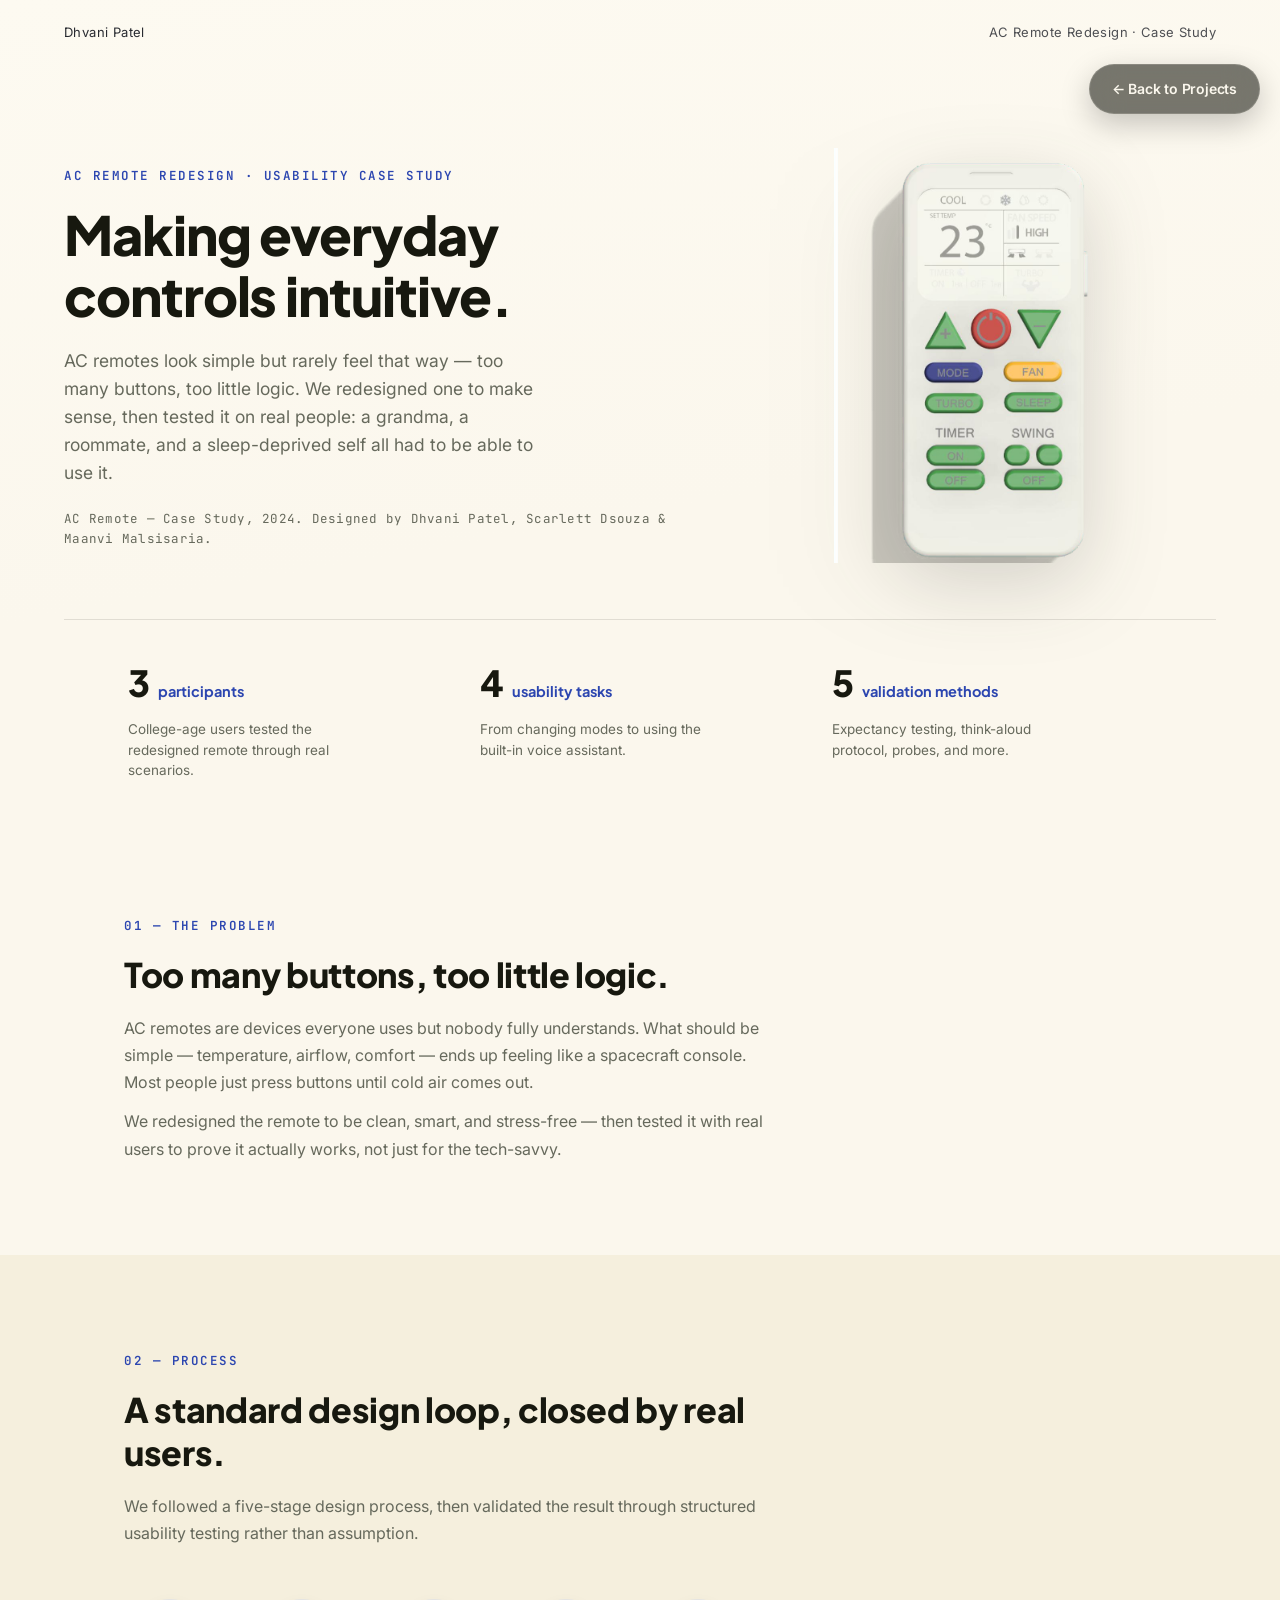
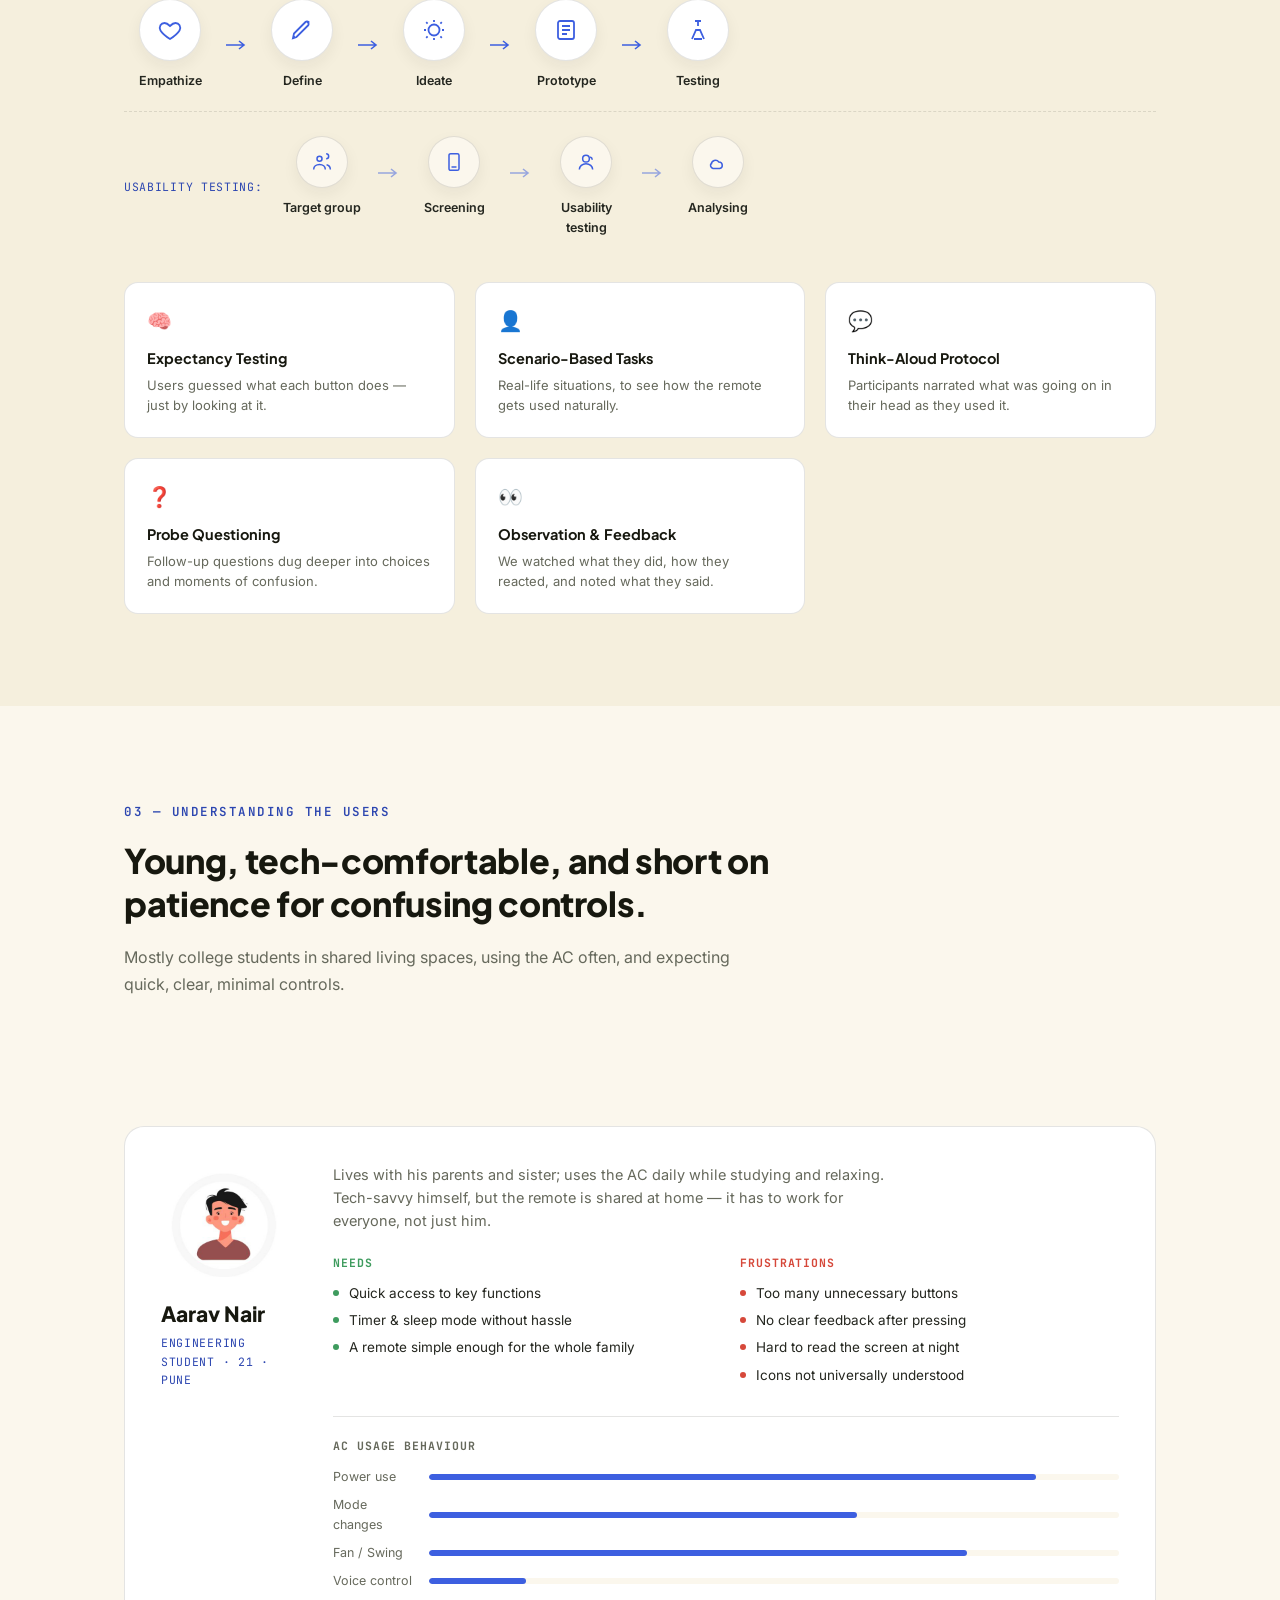
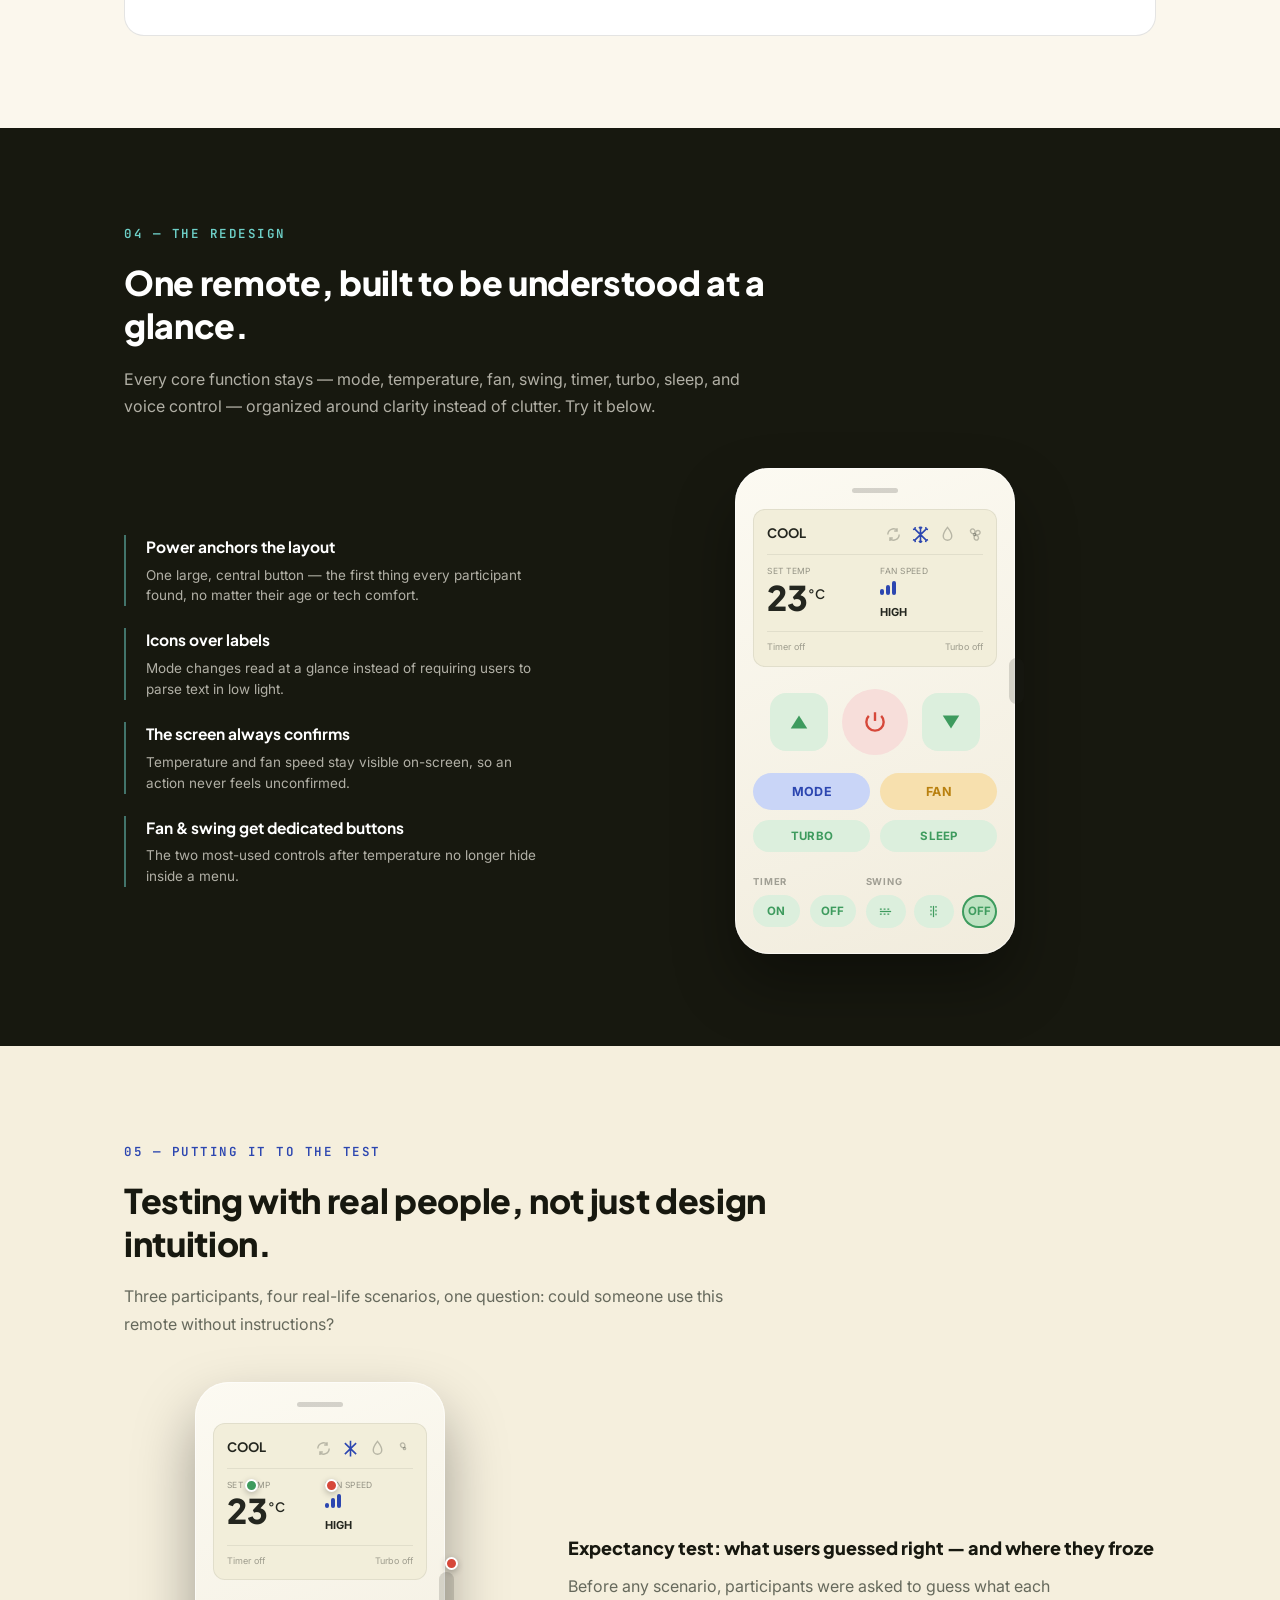
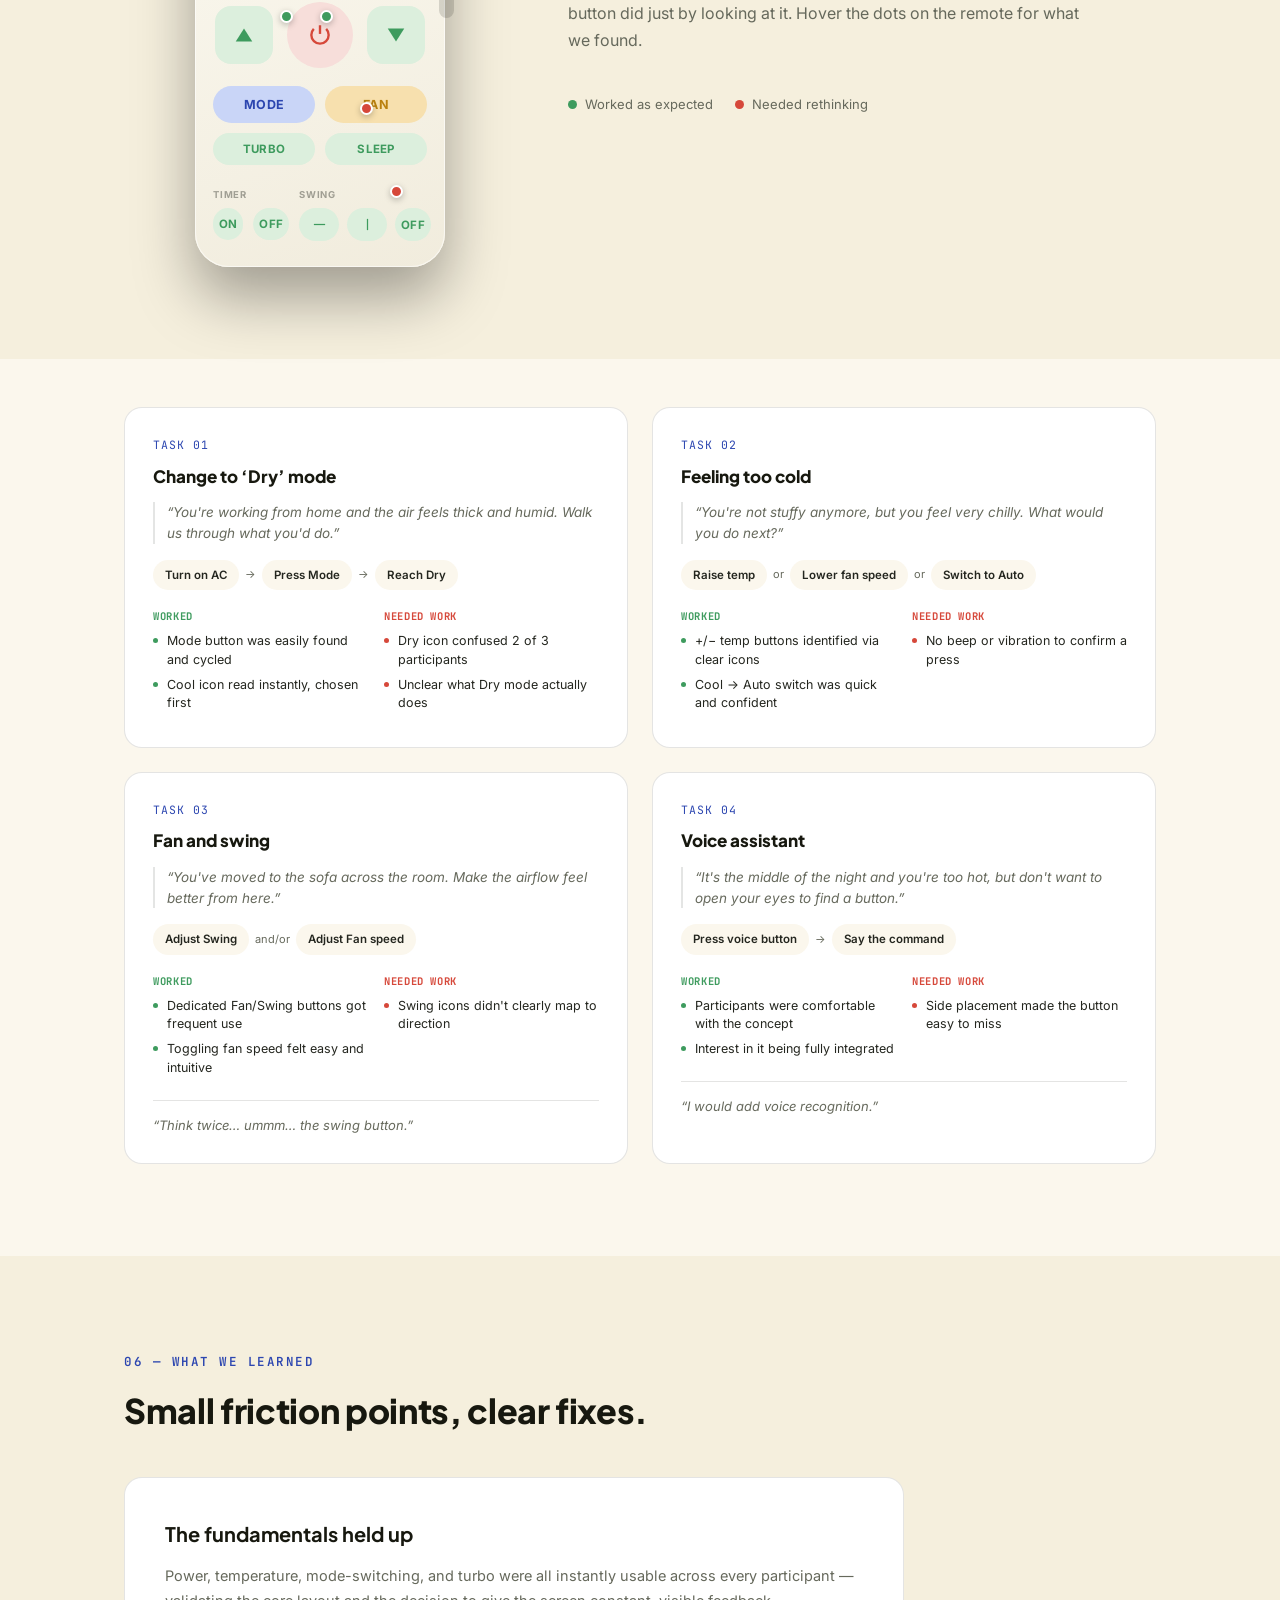
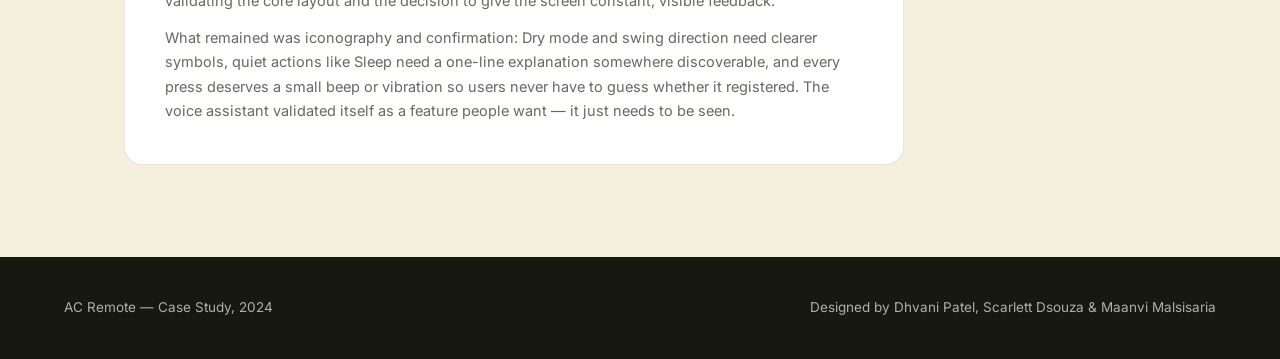
<file: ac-remote-case-study.html>
<!doctype html>
<html lang="en">
<head>
<meta charset="UTF-8">
<meta name="viewport" content="width=device-width, initial-scale=1.0">
<title>AC Remote Redesign: Case Study by Dhvani Patel</title>
<link rel="preconnect" href="https://fonts.googleapis.com">
<link rel="preconnect" href="https://fonts.gstatic.com" crossorigin>
<link href="https://fonts.googleapis.com/css2?family=Plus+Jakarta+Sans:wght@500;700;800&family=Inter:wght@400;500;600;700&family=JetBrains+Mono:wght@500;600&display=swap" rel="stylesheet">
<style>
  :root{
    --cream: #FBF7ED;
    --paper: #F5EFDD;
    --ink: #24261F;
    --ink-deep: #17180F;
    --muted-on-white: #66695C;
    --muted-on-ink: rgba(251,247,237,0.68);
    --blue: #3D5FE0;
    --blue-deep: #2C46B0;
    --teal: #6ED0C8;
    --teal-deep: #45B0A6;
    --green: #3E9B5E;
    --green-fill: #DCEFDD;
    --red: #D6483A;
    --red-fill: #F7DEDA;
    --amber: #B9800F;
    --amber-fill: #F7E0AE;
    --card-ink: #2C2E24;
    --line-on-white: rgba(36,38,31,0.12);
    --line-on-ink: rgba(251,247,237,0.14);
    --sans: 'Inter', -apple-system, BlinkMacSystemFont, sans-serif;
    --display: 'Plus Jakarta Sans', var(--sans);
    --mono: 'JetBrains Mono', ui-monospace, 'SF Mono', monospace;
    --container: 1160px;
    --gutter: clamp(24px, 5vw, 64px);
    --ease: cubic-bezier(.16,1,.3,1);
  }
  *{ box-sizing: border-box; margin: 0; padding: 0; }
  html{ scroll-behavior: smooth; }
  body{
    font-family: var(--sans);
    background: var(--cream);
    color: var(--ink);
    line-height: 1.6;
    -webkit-font-smoothing: antialiased;
  }
  img{ max-width: 100%; display: block; }
  .wrap{ max-width: var(--container); margin: 0 auto; padding: 0 var(--gutter); }
  @media (prefers-reduced-motion: reduce){
    *{ animation-duration: 0.001ms !important; transition-duration: 0.001ms !important; scroll-behavior: auto !important; }
  }

  /* ---------- topbar ---------- */
  .topbar{
    position: fixed; top: 0; left: 0; right: 0; z-index: 50;
    display: flex; align-items: center; justify-content: space-between;
    padding: 22px var(--gutter);
    font-size: 13px; letter-spacing: 0.03em;
    mix-blend-mode: difference;
    pointer-events: none;
  }
  .topbar a{ pointer-events: auto; text-decoration: none; color: #fff; opacity: 0.85; transition: opacity 0.2s; }
  .topbar a:hover{ opacity: 1; }
  .pill-btn{
    position: fixed; top: 64px; right: 20px; z-index: 1000;
    display: inline-flex; align-items: center; gap: 8px;
    padding: 13px 22px; border-radius: 100px;
    background: rgba(36,38,31,0.62);
    backdrop-filter: blur(16px) saturate(160%);
    -webkit-backdrop-filter: blur(16px) saturate(160%);
    border: 1px solid rgba(251,247,237,0.15);
    box-shadow: 0 10px 30px rgba(0, 0, 0, 0.22);
    color: #FBF7ED; font-family: var(--sans); font-size: 14px; font-weight: 600;
    letter-spacing: -0.2px; text-decoration: none; pointer-events: auto;
    transition: transform 0.25s var(--ease), background 0.25s var(--ease);
  }
  .pill-btn:hover{ transform: translateY(-2px); background: rgba(61,95,224,0.68); }

  /* ---------- reveal animation ---------- */
  .reveal{ opacity: 0; transform: translateY(24px); transition: opacity 0.7s var(--ease), transform 0.7s var(--ease); }
  .reveal.is-visible{ opacity: 1; transform: translateY(0); }
  .reveal-group .reveal:nth-child(1){ transition-delay: 0s; }
  .reveal-group .reveal:nth-child(2){ transition-delay: 0.08s; }
  .reveal-group .reveal:nth-child(3){ transition-delay: 0.16s; }
  .reveal-group .reveal:nth-child(4){ transition-delay: 0.24s; }

  /* ---------- hero ---------- */
  .hero{
    padding: 148px var(--gutter) 0;
    background: linear-gradient(170deg, #FDFAF1 0%, var(--cream) 60%);
    overflow: hidden;
  }
  .hero-inner{ max-width: var(--container); margin: 0 auto; display: grid; grid-template-columns: 1.05fr 0.75fr; gap: 40px; align-items: center; padding-bottom: 56px; }
  .eyebrow{
    display: inline-block; font-family: var(--mono); font-size: 12.5px; font-weight: 600; letter-spacing: 0.12em; text-transform: uppercase;
    color: var(--blue-deep); margin-bottom: 18px;
  }
  .on-ink .eyebrow{ color: var(--teal); }
  .hero h1{ font-family: var(--display); font-weight: 800; font-size: clamp(32px,4.6vw,54px); letter-spacing: -0.02em; line-height: 1.14; margin-bottom: 20px; max-width: 620px; color: var(--ink-deep); }
  .hero p.tagline{ font-size: clamp(15.5px,1.6vw,17.5px); line-height: 1.6; max-width: 480px; color: var(--muted-on-white); }
  .hero .credit{ margin-top: 22px; font-family: var(--mono); font-size: 12.5px; color: var(--muted-on-white); letter-spacing: 0.02em; }
  .hero-visual{ display: flex; justify-content: center; }
  .hero-visual img{ width: 100%; max-width: 300px; filter: drop-shadow(0 24px 40px rgba(36,38,31,0.18)); }

  .stats-row{ display: grid; grid-template-columns: repeat(3, 1fr); gap: 32px; max-width: var(--container); margin: 0 auto; padding: 34px var(--gutter) 40px; border-top: 1px solid var(--line-on-white); }
  .stat-num{ font-family: var(--display); font-weight: 800; font-size: 36px; color: var(--ink-deep); display: flex; align-items: baseline; gap: 8px; }
  .stat-num .stat-word{ font-size: 14.5px; font-weight: 700; color: var(--blue-deep); }
  .stat p{ margin-top: 8px; font-size: 13.5px; color: var(--muted-on-white); line-height: 1.5; max-width: 240px; }

  /* ---------- section basics ---------- */
  section{ position: relative; }
  .section-pad{ padding: 92px 0; }
  .on-ink{ background: var(--ink-deep); color: #fff; }
  .on-paper{ background: var(--paper); }
  h2{ font-family: var(--display); font-weight: 800; font-size: clamp(24px,3.1vw,34px); line-height: 1.26; margin-bottom: 18px; max-width: 700px; letter-spacing: -0.01em; color: var(--ink-deep); }
  .on-ink h2{ color: #fff; }
  .lede{ font-size: 16px; line-height: 1.7; max-width: 640px; color: var(--muted-on-white); }
  .on-ink .lede{ color: var(--muted-on-ink); }
  .lede + .lede{ margin-top: 12px; }

  /* ---------- process pipeline ---------- */
  .pipeline{ display: flex; align-items: center; gap: 10px; margin-top: 52px; flex-wrap: wrap; }
  .pipe-step{ display: flex; flex-direction: column; align-items: center; gap: 10px; width: 92px; }
  .pipe-circle{ width: 62px; height: 62px; border-radius: 50%; background: #fff; border: 1px solid var(--line-on-white); display: flex; align-items: center; justify-content: center; color: var(--blue); box-shadow: 0 6px 16px rgba(36,38,31,0.06); transition: transform 0.3s var(--ease), box-shadow 0.3s var(--ease); }
  .pipe-step:hover .pipe-circle{ transform: translateY(-4px); box-shadow: 0 12px 24px rgba(61,95,224,0.18); }
  .pipe-circle svg{ width: 24px; height: 24px; }
  .pipe-step span{ font-size: 12.5px; font-weight: 600; color: var(--ink); text-align: center; }
  .pipe-arrow{ color: var(--blue); opacity: 0.5; flex-shrink: 0; }
  .pipe-arrow svg{ width: 20px; height: 10px; }

  .subpipeline{ display: flex; align-items: flex-start; gap: 10px; margin-top: 20px; padding-top: 24px; border-top: 1px dashed var(--line-on-white); flex-wrap: wrap; }
  .subpipeline .pipe-circle{ width: 52px; height: 52px; background: var(--cream); }
  .subpipeline .pipe-circle svg{ width: 20px; height: 20px; }
  .subpipe-label{ font-family: var(--mono); font-size: 11.5px; letter-spacing: 0.06em; text-transform: uppercase; color: var(--blue-deep); margin-right: 4px; align-self: center; }

  /* ---------- validation methods grid ---------- */
  .method-grid{ display: grid; grid-template-columns: repeat(3, 1fr); gap: 20px; margin-top: 44px; }
  .method-card{
    background: #fff; border: 1px solid var(--line-on-white); border-radius: 14px; padding: 22px 22px;
    transition: transform 0.3s var(--ease), box-shadow 0.3s var(--ease), border-color 0.3s var(--ease);
  }
  .method-card:hover{ transform: translateY(-4px); box-shadow: 0 14px 30px rgba(36,38,31,0.08); border-color: rgba(61,95,224,0.3); }
  .method-card .m-icon{ font-size: 20px; margin-bottom: 10px; display: block; }
  .method-card h4{ font-family: var(--display); font-weight: 700; font-size: 14.5px; margin-bottom: 6px; color: var(--ink-deep); }
  .method-card p{ font-size: 13px; color: var(--muted-on-white); line-height: 1.5; }

  /* ---------- users / demographics ---------- */
  .user-stats{ display: flex; gap: 28px; flex-wrap: wrap; margin-top: 40px; }
  .u-chip{ background: #fff; border: 1px solid var(--line-on-white); border-radius: 100px; padding: 10px 18px; font-size: 13.5px; font-weight: 600; color: var(--ink); display: inline-flex; align-items: center; gap: 8px; }
  .u-chip .dot{ width: 6px; height: 6px; border-radius: 50%; background: var(--blue); }

  .persona-card{
    margin-top: 44px; background: #fff; border: 1px solid var(--line-on-white); border-radius: 20px;
    padding: 36px; display: grid; grid-template-columns: 140px 1fr; gap: 32px;
    transition: box-shadow 0.35s var(--ease), transform 0.35s var(--ease);
  }
  .persona-card:hover{ box-shadow: 0 20px 44px rgba(36,38,31,0.08); transform: translateY(-4px); }
  .persona-avatar{ width: 120px; height: 120px; border-radius: 50%; overflow: hidden; background: var(--cream); }
  .persona-avatar img{ width: 100%; height: 100%; object-fit: cover; }
  .persona-name{ font-family: var(--display); font-weight: 800; font-size: 21px; color: var(--ink-deep); margin-top: 14px; }
  .persona-type{ font-family: var(--mono); font-size: 11.5px; letter-spacing: 0.06em; text-transform: uppercase; color: var(--blue-deep); margin-top: 4px; }
  .persona-context{ font-size: 14.5px; color: var(--muted-on-white); line-height: 1.6; margin-bottom: 22px; max-width: 560px; }
  .persona-cols{ display: grid; grid-template-columns: 1fr 1fr; gap: 28px; }
  .persona-cols h5{ font-family: var(--mono); font-size: 11.5px; letter-spacing: 0.08em; text-transform: uppercase; margin-bottom: 10px; }
  .persona-cols .needs h5{ color: var(--green); }
  .persona-cols .pains h5{ color: var(--red); }
  .persona-cols ul{ list-style: none; }
  .persona-cols li{ font-size: 13.5px; color: var(--ink); line-height: 1.5; padding-left: 16px; position: relative; margin-bottom: 7px; }
  .persona-cols .needs li::before{ content:''; position:absolute; left:0; top:7px; width:6px; height:6px; border-radius:50%; background: var(--green); }
  .persona-cols .pains li::before{ content:''; position:absolute; left:0; top:7px; width:6px; height:6px; border-radius:50%; background: var(--red); }
  .persona-behaviour{ margin-top: 24px; padding-top: 20px; border-top: 1px solid var(--line-on-white); }
  .persona-behaviour h5{ font-family: var(--mono); font-size: 11.5px; letter-spacing: 0.08em; text-transform: uppercase; color: var(--muted-on-white); margin-bottom: 12px; }
  .beh-row{ display: flex; align-items: center; gap: 12px; margin-bottom: 8px; }
  .beh-row span{ font-size: 12.5px; color: var(--muted-on-white); width: 84px; flex-shrink: 0; }
  .beh-bar{ flex: 1; height: 6px; border-radius: 4px; background: var(--cream); overflow: hidden; }
  .beh-fill{ height: 100%; background: var(--blue); border-radius: 4px; }

  /* ---------- redesign / interactive remote ---------- */
  .redesign-layout{ display: grid; grid-template-columns: 0.85fr 1.15fr; gap: 56px; align-items: center; margin-top: 48px; }
  .callout-list{ display: flex; flex-direction: column; gap: 22px; }
  .callout{ padding-left: 20px; border-left: 2px solid rgba(110,208,200,0.5); transition: border-color 0.3s var(--ease); }
  .callout:hover{ border-color: var(--teal); }
  .callout h4{ font-family: var(--display); font-weight: 700; font-size: 15.5px; margin-bottom: 5px; color: #fff; }
  .callout p{ font-size: 13.5px; color: var(--muted-on-ink); line-height: 1.55; }

  .remote-stage{ display: flex; justify-content: center; }
  .ac-remote{
    width: min(280px, 78vw); user-select: none; position: relative;
    background: linear-gradient(160deg, #FCFAF2 0%, #F1ECDD 100%);
    border-radius: 34px; padding: 20px 18px 26px;
    box-shadow: 0 30px 60px rgba(0,0,0,0.35), inset 0 0 0 1px rgba(255,255,255,0.6);
    transition: opacity 0.4s var(--ease);
  }
  .ac-remote.is-off .remote-screen{ opacity: 0.32; }
  .ac-remote.is-off .rbtn:not(.power){ opacity: 0.45; pointer-events: none; }
  .remote-notch{ width: 46px; height: 5px; border-radius: 4px; background: rgba(36,38,31,0.18); margin: 0 auto 16px; }
  .remote-screen{ background: #F2EEDA; border-radius: 12px; padding: 14px 14px 12px; box-shadow: inset 0 0 0 1px rgba(36,38,31,0.08); transition: opacity 0.4s var(--ease); }
  .screen-mode-row{ display: flex; align-items: center; gap: 10px; padding-bottom: 10px; margin-bottom: 10px; border-bottom: 1px solid rgba(36,38,31,0.08); }
  .screen-mode-row .mode-label{ font-family: var(--display); font-weight: 700; font-size: 13px; color: var(--ink); margin-right: auto; }
  .mode-icon{ width: 17px; height: 17px; color: rgba(36,38,31,0.28); transition: color 0.3s var(--ease), transform 0.3s var(--ease); cursor: default; }
  .mode-icon.active{ color: var(--blue-deep); transform: scale(1.12); }
  .screen-grid{ display: grid; grid-template-columns: 1fr 1fr; gap: 6px 10px; }
  .screen-cell .cell-label{ font-size: 8.5px; letter-spacing: 0.05em; text-transform: uppercase; color: rgba(36,38,31,0.45); display: block; margin-bottom: 2px; }
  .temp-num{ font-family: var(--display); font-weight: 800; font-size: 34px; color: var(--ink); line-height: 1; }
  .temp-num sup{ font-size: 13px; font-weight: 600; }
  .fan-cell .fan-bars{ display: flex; align-items: flex-end; gap: 2px; height: 14px; margin-bottom: 3px; }
  .fan-bars i{ width: 4px; border-radius: 2px; background: rgba(36,38,31,0.25); display: block; }
  .fan-bars i:nth-child(1){ height: 40%; }
  .fan-bars i:nth-child(2){ height: 70%; }
  .fan-bars i:nth-child(3){ height: 100%; }
  .fan-bars.lv-1 i:nth-child(1){ background: var(--blue-deep); }
  .fan-bars.lv-2 i:nth-child(-n+2){ background: var(--blue-deep); }
  .fan-bars.lv-3 i{ background: var(--blue-deep); }
  .fan-label, .timer-label{ font-size: 11px; font-weight: 700; color: var(--ink); }
  .screen-sub-row{ display: flex; justify-content: space-between; margin-top: 8px; padding-top: 8px; border-top: 1px solid rgba(36,38,31,0.08); font-size: 9px; color: rgba(36,38,31,0.4); }
  .screen-sub-row b{ color: rgba(36,38,31,0.55); }
  .timer-flag, .turbo-flag{ transition: color 0.3s var(--ease); }
  .timer-flag.active, .turbo-flag.active{ color: var(--blue-deep); font-weight: 700; }

  .remote-dpad{ display: flex; align-items: center; justify-content: center; gap: 14px; margin: 22px 0 18px; }
  .tri-btn{ width: 58px; height: 58px; border: none; cursor: pointer; background: var(--green-fill); border-radius: 16px; display: flex; align-items: center; justify-content: center; color: var(--green); transition: transform 0.2s var(--ease), background 0.2s var(--ease); }
  .tri-btn:hover{ transform: translateY(-2px); background: #CDE9CF; }
  .tri-btn:active{ transform: translateY(0) scale(0.95); }
  .tri-btn svg{ width: 22px; height: 22px; }
  .power-btn{ width: 66px; height: 66px; border-radius: 50%; border: none; cursor: pointer; background: var(--red-fill); color: var(--red); display: flex; align-items: center; justify-content: center; transition: transform 0.2s var(--ease), background 0.2s var(--ease); }
  .power-btn:hover{ transform: translateY(-2px); }
  .power-btn:active{ transform: scale(0.94); }
  .power-btn svg{ width: 26px; height: 26px; }

  .remote-pills{ display: grid; grid-template-columns: 1fr 1fr; gap: 10px; margin-bottom: 10px; }
  .rbtn{ border: none; cursor: pointer; border-radius: 100px; padding: 11px 10px; font-family: var(--sans); font-size: 12.5px; font-weight: 700; letter-spacing: 0.02em; transition: transform 0.2s var(--ease), box-shadow 0.2s var(--ease), background 0.2s var(--ease); }
  .rbtn:hover{ transform: translateY(-2px); }
  .rbtn:active{ transform: translateY(0) scale(0.97); }
  .rbtn.mode-btn{ background: #C9D5F7; color: var(--blue-deep); }
  .rbtn.fan-btn{ background: var(--amber-fill); color: var(--amber); }
  .rbtn.small{ background: var(--green-fill); color: var(--green); font-size: 11.5px; padding: 9px 6px; }
  .rbtn.small.active, .rbtn.mode-btn.active{ box-shadow: 0 0 0 2px var(--blue-deep) inset; }
  .rbtn.small.active{ background: #BEE3C2; box-shadow: 0 0 0 2px var(--green) inset; }
  .swing-row{ display: flex; gap: 8px; }
  .swing-row .rbtn.icon-only{ flex: 0 0 auto; width: 40px; padding: 9px 0; display: flex; align-items: center; justify-content: center; }
  .swing-row .rbtn.icon-only svg{ width: 15px; height: 15px; }
  .group-label{ font-size: 9.5px; font-weight: 700; letter-spacing: 0.08em; text-transform: uppercase; color: rgba(36,38,31,0.4); margin: 10px 0 6px; }
  .remote-groups{ display: grid; grid-template-columns: 1fr 1fr; gap: 10px; }

  .voice-btn{ position: absolute; right: -9px; top: 190px; width: 15px; height: 46px; border-radius: 8px; border: none; cursor: pointer; background: rgba(36,38,31,0.16); transition: background 0.25s var(--ease), transform 0.2s var(--ease); }
  .voice-btn:hover{ background: var(--blue); transform: translateX(-1px); }
  .voice-tip{
    position: absolute; right: 10px; top: 190px; transform: translateX(100%);
    background: var(--ink-deep); color: #fff; padding: 10px 14px; border-radius: 10px; font-size: 12px;
    width: 190px; opacity: 0; pointer-events: none; transition: opacity 0.3s var(--ease), transform 0.3s var(--ease);
    box-shadow: 0 14px 30px rgba(0,0,0,0.3);
  }
  .voice-tip.show{ opacity: 1; transform: translateX(calc(100% + 10px)); }
  .voice-tip b{ display: block; margin-bottom: 3px; color: var(--teal); font-family: var(--mono); font-size: 10.5px; letter-spacing: 0.05em; text-transform: uppercase; }

  /* ---------- annotated remote (findings evidence) ---------- */
  .evidence-layout{ display: grid; grid-template-columns: 0.8fr 1.2fr; gap: 52px; align-items: center; margin-top: 44px; }
  .evidence-remote{ position: relative; display: flex; justify-content: center; }
  .evidence-remote .ac-remote{ pointer-events: none; width: 250px; }
  .dot{
    position: absolute; width: 13px; height: 13px; border-radius: 50%; border: 2px solid #fff;
    box-shadow: 0 2px 6px rgba(0,0,0,0.25); cursor: pointer; pointer-events: auto;
    transition: transform 0.25s var(--ease); z-index: 3;
  }
  .dot.good{ background: var(--green); }
  .dot.bad{ background: var(--red); }
  .dot:hover{ transform: scale(1.35); }
  .dot .tip{
    position: absolute; bottom: calc(100% + 10px); left: 50%; transform: translateX(-50%) translateY(4px);
    width: 208px; background: var(--ink-deep); color: #fff; font-size: 12px; line-height: 1.5;
    padding: 10px 13px; border-radius: 10px; opacity: 0; pointer-events: none;
    transition: opacity 0.2s var(--ease), transform 0.2s var(--ease); z-index: 10; text-align: left;
  }
  .dot:hover .tip{ opacity: 1; transform: translateX(-50%) translateY(0); }
  .dot .tip::after{ content:''; position:absolute; top:100%; left:50%; transform: translateX(-50%); border: 6px solid transparent; border-top-color: var(--ink-deep); }

  .finding-legend{ display: flex; gap: 22px; margin-top: 40px; }
  .finding-legend span{ display: flex; align-items: center; gap: 8px; font-size: 13px; color: var(--muted-on-white); }
  .finding-legend i{ width: 9px; height: 9px; border-radius: 50%; display: inline-block; }
  .finding-legend .good{ background: var(--green); }
  .finding-legend .bad{ background: var(--red); }

  /* ---------- task cards ---------- */
  .task-grid{ display: grid; grid-template-columns: 1fr 1fr; gap: 24px; margin-top: 48px; }
  .task-card{
    background: #fff; border: 1px solid var(--line-on-white); border-radius: 18px; padding: 28px;
    transition: transform 0.35s var(--ease), box-shadow 0.35s var(--ease);
  }
  .task-card:hover{ transform: translateY(-5px); box-shadow: 0 20px 40px rgba(36,38,31,0.08); }
  .task-num{ font-family: var(--mono); font-size: 11.5px; letter-spacing: 0.08em; color: var(--blue-deep); text-transform: uppercase; margin-bottom: 8px; }
  .task-card h4{ font-family: var(--display); font-weight: 800; font-size: 17px; color: var(--ink-deep); margin-bottom: 12px; }
  .task-scenario{ font-size: 13.5px; color: var(--muted-on-white); line-height: 1.55; font-style: italic; margin-bottom: 16px; padding-left: 12px; border-left: 2px solid var(--line-on-white); }
  .flow-chips{ display: flex; align-items: center; flex-wrap: wrap; gap: 6px; margin-bottom: 18px; }
  .flow-chip{ background: var(--cream); border-radius: 100px; padding: 6px 12px; font-size: 11.5px; font-weight: 600; color: var(--ink); }
  .flow-sep{ color: var(--muted-on-white); font-size: 11px; }
  .task-findings{ display: grid; grid-template-columns: 1fr 1fr; gap: 16px; }
  .task-findings h5{ font-family: var(--mono); font-size: 10.5px; letter-spacing: 0.06em; text-transform: uppercase; margin-bottom: 7px; }
  .task-findings .good-h{ color: var(--green); }
  .task-findings .bad-h{ color: var(--red); }
  .task-findings ul{ list-style: none; }
  .task-findings li{ font-size: 12.5px; color: var(--ink); line-height: 1.5; padding-left: 14px; position: relative; margin-bottom: 6px; }
  .task-findings .good li::before{ content:''; position:absolute; left:0; top:6px; width:5px; height:5px; border-radius:50%; background: var(--green); }
  .task-findings .bad li::before{ content:''; position:absolute; left:0; top:6px; width:5px; height:5px; border-radius:50%; background: var(--red); }
  .task-quote{ margin-top: 16px; padding-top: 14px; border-top: 1px solid var(--line-on-white); font-size: 13px; font-style: italic; color: var(--muted-on-white); }

  /* ---------- reflection ---------- */
  .reflection-card{
    margin-top: 44px; padding: 40px; border-radius: 18px; background: #fff; border: 1px solid var(--line-on-white);
    max-width: 780px; transition: border-color 0.3s var(--ease), transform 0.3s var(--ease);
  }
  .reflection-card:hover{ border-color: rgba(61,95,224,0.3); transform: translateY(-3px); }
  .reflection-card h4{ font-family: var(--display); font-weight: 700; font-size: 20px; margin-bottom: 14px; color: var(--ink-deep); }
  .reflection-card p{ font-size: 14.5px; color: var(--muted-on-white); line-height: 1.7; margin-bottom: 12px; }
  .reflection-card p:last-child{ margin-bottom: 0; }

  .footer{
    background: var(--ink-deep); padding: 40px var(--gutter);
    display: flex; align-items: center; justify-content: space-between; flex-wrap: wrap; gap: 16px;
    font-size: 13.5px; color: var(--muted-on-ink);
  }

  .next-btn{
    bottom: 28px; right: 28px; top: auto; padding: 16px 26px; font-size: 15px;
    opacity: 0; pointer-events: none; transform: translateY(14px);
    transition: opacity 0.35s var(--ease), transform 0.35s var(--ease), background 0.25s var(--ease);
  }
  .next-btn.is-visible{ opacity: 1; pointer-events: auto; transform: translateY(0); }

  @media (max-width: 900px){
    .hero-inner{ grid-template-columns: 1fr; gap: 32px; text-align: left; }
    .hero-visual{ order: -1; }
    .stats-row{ grid-template-columns: 1fr; gap: 20px; }
    .method-grid{ grid-template-columns: 1fr 1fr; }
    .redesign-layout{ grid-template-columns: 1fr; gap: 40px; }
    .callout-list{ order: 2; }
    .persona-card{ grid-template-columns: 1fr; }
    .persona-cols{ grid-template-columns: 1fr; }
    .evidence-layout{ grid-template-columns: 1fr; gap: 32px; }
    .task-grid{ grid-template-columns: 1fr; }
    .task-findings{ grid-template-columns: 1fr; }
    .voice-tip{ display: none; }
    /* Same reasoning as .voice-tip above: hover-only, and a dot near the
       remote's right edge (left:100%) pushes this fixed 208px box past the
       viewport edge, forcing the whole page to expand past 100vw on phones. */
    .dot .tip{ display: none; }
    /* Same reasoning: the fixed back button and the topbar's project tag
       both anchor to the top-right corner, and at this width the tag has
       nowhere left to go, so it sits directly under the button. */
    .topbar .tag{ display: none; }
    .pill-btn.back-btn{ top: 20px; }
  }
  @media (max-width: 560px){
    .method-grid{ grid-template-columns: 1fr; }
  }
</style>
</head>
<body>

<div class="topbar">
  <a href="#top">Dhvani Patel</a>
  <span class="tag" style="color:#fff;opacity:0.7;">AC Remote Redesign &middot; Case Study</span>
</div>
<a class="pill-btn back-btn" href="projects.html">&larr; Back to Projects</a>
<a class="pill-btn next-btn" id="nextProjectBtn" href="project-sera.html">Next Project: SERA &rarr;</a>

<div id="top"></div>

<!-- HERO -->
<header class="hero">
  <div class="hero-inner">
    <div>
      <span class="eyebrow reveal is-visible">AC Remote Redesign &middot; Usability Case Study</span>
      <h1 class="reveal is-visible">Making everyday controls intuitive.</h1>
      <p class="tagline reveal is-visible" style="transition-delay:0.1s;">AC remotes look simple but rarely feel that way &mdash; too many buttons, too little logic. We redesigned one to make sense, then tested it on real people: a grandma, a roommate, and a sleep-deprived self all had to be able to use it.</p>
      <p class="credit reveal is-visible" style="transition-delay:0.16s;">AC Remote &mdash; Case Study, 2024. Designed by Dhvani Patel, Scarlett Dsouza &amp; Maanvi Malsisaria.</p>
    </div>
    <div class="hero-visual reveal is-visible" style="transition-delay:0.15s;">
      <img src="ac-remote_assets/hero-remote.png" alt="Final redesigned AC remote, showing Cool mode at 23 degrees with high fan speed">
    </div>
  </div>
  <div class="stats-row reveal-group">
    <div class="stat reveal">
      <div class="stat-num">3<span class="stat-word">participants</span></div>
      <p>College-age users tested the redesigned remote through real scenarios.</p>
    </div>
    <div class="stat reveal">
      <div class="stat-num">4<span class="stat-word">usability tasks</span></div>
      <p>From changing modes to using the built-in voice assistant.</p>
    </div>
    <div class="stat reveal">
      <div class="stat-num">5<span class="stat-word">validation methods</span></div>
      <p>Expectancy testing, think-aloud protocol, probes, and more.</p>
    </div>
  </div>
</header>

<!-- 01 THE PROBLEM -->
<section class="section-pad">
  <div class="wrap">
    <span class="eyebrow reveal">01 &mdash; The Problem</span>
    <h2 class="reveal">Too many buttons, too little logic.</h2>
    <p class="lede reveal">AC remotes are devices everyone uses but nobody fully understands. What should be simple &mdash; temperature, airflow, comfort &mdash; ends up feeling like a spacecraft console. Most people just press buttons until cold air comes out.</p>
    <p class="lede reveal">We redesigned the remote to be clean, smart, and stress-free &mdash; then tested it with real users to prove it actually works, not just for the tech-savvy.</p>
  </div>
</section>

<!-- 02 PROCESS -->
<section class="section-pad on-paper">
  <div class="wrap">
    <span class="eyebrow reveal">02 &mdash; Process</span>
    <h2 class="reveal">A standard design loop, closed by real users.</h2>
    <p class="lede reveal">We followed a five-stage design process, then validated the result through structured usability testing rather than assumption.</p>

    <div class="pipeline reveal-group">
      <div class="pipe-step reveal"><div class="pipe-circle"><svg viewBox="0 0 24 24" fill="none" stroke="currentColor" stroke-width="1.8"><path d="M12 21s-7-4.35-9.5-8.5C.5 8.5 3 5 6.5 5c2 0 3.5 1 5.5 3 2-2 3.5-3 5.5-3C21 5 23.5 8.5 21.5 12.5 19 16.65 12 21 12 21z"/></svg></div><span>Empathize</span></div>
      <div class="pipe-arrow reveal"><svg viewBox="0 0 20 10" fill="none" stroke="currentColor" stroke-width="1.6"><path d="M0 5h18M13 1l5 4-5 4"/></svg></div>
      <div class="pipe-step reveal"><div class="pipe-circle"><svg viewBox="0 0 24 24" fill="none" stroke="currentColor" stroke-width="1.8"><path d="M4 20l2.5-1L18 7.5a2.1 2.1 0 000-3L18.5 4a2.1 2.1 0 00-3 0L4 15.5 3 20l1-.5z"/></svg></div><span>Define</span></div>
      <div class="pipe-arrow reveal"><svg viewBox="0 0 20 10" fill="none" stroke="currentColor" stroke-width="1.6"><path d="M0 5h18M13 1l5 4-5 4"/></svg></div>
      <div class="pipe-step reveal"><div class="pipe-circle"><svg viewBox="0 0 24 24" fill="none" stroke="currentColor" stroke-width="1.8"><circle cx="12" cy="12" r="5.5"/><path d="M12 2v2M12 20v2M4.2 4.2l1.4 1.4M18.4 18.4l1.4 1.4M2 12h2M20 12h2M4.2 19.8l1.4-1.4M18.4 5.6l1.4-1.4"/></svg></div><span>Ideate</span></div>
      <div class="pipe-arrow reveal"><svg viewBox="0 0 20 10" fill="none" stroke="currentColor" stroke-width="1.6"><path d="M0 5h18M13 1l5 4-5 4"/></svg></div>
      <div class="pipe-step reveal"><div class="pipe-circle"><svg viewBox="0 0 24 24" fill="none" stroke="currentColor" stroke-width="1.8"><rect x="4" y="3" width="16" height="18" rx="2"/><path d="M8 8h8M8 12h8M8 16h5"/></svg></div><span>Prototype</span></div>
      <div class="pipe-arrow reveal"><svg viewBox="0 0 20 10" fill="none" stroke="currentColor" stroke-width="1.6"><path d="M0 5h18M13 1l5 4-5 4"/></svg></div>
      <div class="pipe-step reveal"><div class="pipe-circle"><svg viewBox="0 0 24 24" fill="none" stroke="currentColor" stroke-width="1.8"><path d="M9 3h6M12 3v5M6 21l4-9h4l4 9M8 21h8"/></svg></div><span>Testing</span></div>
    </div>

    <div class="subpipeline reveal-group">
      <span class="subpipe-label reveal">Usability testing:</span>
      <div class="pipe-step reveal"><div class="pipe-circle"><svg viewBox="0 0 24 24" fill="none" stroke="currentColor" stroke-width="1.8"><circle cx="9" cy="8" r="3"/><path d="M2 21c0-3.5 3-6 7-6s7 2.5 7 6M17 8a3 3 0 100-6M22 21c0-3-1.8-5.2-4.5-5.8"/></svg></div><span>Target group</span></div>
      <div class="pipe-arrow reveal"><svg viewBox="0 0 20 10" fill="none" stroke="currentColor" stroke-width="1.6"><path d="M0 5h18M13 1l5 4-5 4"/></svg></div>
      <div class="pipe-step reveal"><div class="pipe-circle"><svg viewBox="0 0 24 24" fill="none" stroke="currentColor" stroke-width="1.8"><rect x="6" y="2" width="12" height="20" rx="2"/><path d="M9 18h6"/></svg></div><span>Screening</span></div>
      <div class="pipe-arrow reveal"><svg viewBox="0 0 20 10" fill="none" stroke="currentColor" stroke-width="1.6"><path d="M0 5h18M13 1l5 4-5 4"/></svg></div>
      <div class="pipe-step reveal"><div class="pipe-circle"><svg viewBox="0 0 24 24" fill="none" stroke="currentColor" stroke-width="1.8"><circle cx="12" cy="8" r="4"/><path d="M17 6c1.5.5 2.5 1.8 2.5 3.3M4 21c0-3.9 3.6-7 8-7s8 3.1 8 7"/></svg></div><span>Usability testing</span></div>
      <div class="pipe-arrow reveal"><svg viewBox="0 0 20 10" fill="none" stroke="currentColor" stroke-width="1.6"><path d="M0 5h18M13 1l5 4-5 4"/></svg></div>
      <div class="pipe-step reveal"><div class="pipe-circle"><svg viewBox="0 0 24 24" fill="none" stroke="currentColor" stroke-width="1.8"><path d="M4 15a5 5 0 019-3 4 4 0 011 7.9H6a4 4 0 01-2-6.5z"/></svg></div><span>Analysing</span></div>
    </div>

    <div class="method-grid reveal-group">
      <div class="method-card reveal"><span class="m-icon">&#129504;</span><h4>Expectancy Testing</h4><p>Users guessed what each button does &mdash; just by looking at it.</p></div>
      <div class="method-card reveal"><span class="m-icon">&#128100;</span><h4>Scenario-Based Tasks</h4><p>Real-life situations, to see how the remote gets used naturally.</p></div>
      <div class="method-card reveal"><span class="m-icon">&#128172;</span><h4>Think-Aloud Protocol</h4><p>Participants narrated what was going on in their head as they used it.</p></div>
      <div class="method-card reveal"><span class="m-icon">&#10067;</span><h4>Probe Questioning</h4><p>Follow-up questions dug deeper into choices and moments of confusion.</p></div>
      <div class="method-card reveal"><span class="m-icon">&#128064;</span><h4>Observation &amp; Feedback</h4><p>We watched what they did, how they reacted, and noted what they said.</p></div>
    </div>
  </div>
</section>

<!-- 03 UNDERSTANDING THE USERS -->
<section class="section-pad">
  <div class="wrap">
    <span class="eyebrow reveal">03 &mdash; Understanding the Users</span>
    <h2 class="reveal">Young, tech-comfortable, and short on patience for confusing controls.</h2>
    <p class="lede reveal">Mostly college students in shared living spaces, using the AC often, and expecting quick, clear, minimal controls.</p>

    <div class="user-stats reveal-group">
      <span class="u-chip reveal"><i class="dot" style="position:static;width:6px;height:6px;border:none;box-shadow:none;"></i>Age 18&ndash;21</span>
      <span class="u-chip reveal"><i class="dot" style="position:static;width:6px;height:6px;border:none;box-shadow:none;"></i>Moderate&ndash;high tech comfort</span>
      <span class="u-chip reveal"><i class="dot" style="position:static;width:6px;height:6px;border:none;box-shadow:none;"></i>Shared apartments &amp; family homes</span>
      <span class="u-chip reveal"><i class="dot" style="position:static;width:6px;height:6px;border:none;box-shadow:none;"></i>Frequent AC use</span>
    </div>

    <div class="persona-card reveal">
      <div>
        <div class="persona-avatar"><img src="ac-remote_assets/persona-avatar.png" alt="Illustrated avatar of Aarav Nair, the primary persona"></div>
        <div class="persona-name">Aarav Nair</div>
        <div class="persona-type">Engineering student &middot; 21 &middot; Pune</div>
      </div>
      <div>
        <p class="persona-context">Lives with his parents and sister; uses the AC daily while studying and relaxing. Tech-savvy himself, but the remote is shared at home &mdash; it has to work for everyone, not just him.</p>
        <div class="persona-cols">
          <div class="needs">
            <h5>Needs</h5>
            <ul>
              <li>Quick access to key functions</li>
              <li>Timer &amp; sleep mode without hassle</li>
              <li>A remote simple enough for the whole family</li>
            </ul>
          </div>
          <div class="pains">
            <h5>Frustrations</h5>
            <ul>
              <li>Too many unnecessary buttons</li>
              <li>No clear feedback after pressing</li>
              <li>Hard to read the screen at night</li>
              <li>Icons not universally understood</li>
            </ul>
          </div>
        </div>
        <div class="persona-behaviour">
          <h5>AC usage behaviour</h5>
          <div class="beh-row"><span>Power use</span><div class="beh-bar"><div class="beh-fill" style="width:88%"></div></div></div>
          <div class="beh-row"><span>Mode changes</span><div class="beh-bar"><div class="beh-fill" style="width:62%"></div></div></div>
          <div class="beh-row"><span>Fan / Swing</span><div class="beh-bar"><div class="beh-fill" style="width:78%"></div></div></div>
          <div class="beh-row"><span>Voice control</span><div class="beh-bar"><div class="beh-fill" style="width:14%"></div></div></div>
        </div>
      </div>
    </div>
  </div>
</section>

<!-- 04 THE REDESIGN -->
<section class="section-pad on-ink">
  <div class="wrap">
    <span class="eyebrow reveal">04 &mdash; The Redesign</span>
    <h2 class="reveal">One remote, built to be understood at a glance.</h2>
    <p class="lede reveal" style="margin-bottom:8px;">Every core function stays &mdash; mode, temperature, fan, swing, timer, turbo, sleep, and voice control &mdash; organized around clarity instead of clutter. Try it below.</p>

    <div class="redesign-layout">
      <div class="callout-list reveal-group">
        <div class="callout reveal">
          <h4>Power anchors the layout</h4>
          <p>One large, central button &mdash; the first thing every participant found, no matter their age or tech comfort.</p>
        </div>
        <div class="callout reveal">
          <h4>Icons over labels</h4>
          <p>Mode changes read at a glance instead of requiring users to parse text in low light.</p>
        </div>
        <div class="callout reveal">
          <h4>The screen always confirms</h4>
          <p>Temperature and fan speed stay visible on-screen, so an action never feels unconfirmed.</p>
        </div>
        <div class="callout reveal">
          <h4>Fan &amp; swing get dedicated buttons</h4>
          <p>The two most-used controls after temperature no longer hide inside a menu.</p>
        </div>
      </div>

      <div class="remote-stage reveal">
        <div class="ac-remote" id="acRemote">
          <div class="remote-notch"></div>
          <div class="remote-screen">
            <div class="screen-mode-row">
              <span class="mode-label" id="modeLabel">COOL</span>
              <span class="mode-icon" data-mode="auto" title="Auto"><svg viewBox="0 0 24 24" fill="none" stroke="currentColor" stroke-width="2"><path d="M4 12a8 8 0 0113.6-5.7M20 12a8 8 0 01-13.6 5.7M17 3v4h-4M7 21v-4h4"/></svg></span>
              <span class="mode-icon active" data-mode="cool" title="Cool"><svg viewBox="0 0 24 24" fill="none" stroke="currentColor" stroke-width="2"><path d="M12 2v20M4.9 5l14.2 14M19.1 5L4.9 19M12 2l-2 2m2-2l2 2M12 22l-2-2m2 2l2-2M4.9 5L2.5 5.6M4.9 5l.6-2.4M19.1 5l2.4.6M19.1 5l-.6-2.4M4.9 19l-2.4-.6M4.9 19l.6 2.4M19.1 19l2.4-.6M19.1 19l-.6 2.4"/></svg></span>
              <span class="mode-icon" data-mode="dry" title="Dry"><svg viewBox="0 0 24 24" fill="none" stroke="currentColor" stroke-width="2"><path d="M12 2s6 7.5 6 12a6 6 0 01-12 0c0-4.5 6-12 6-12z"/></svg></span>
              <span class="mode-icon" data-mode="fan" title="Fan"><svg viewBox="0 0 24 24" fill="none" stroke="currentColor" stroke-width="2"><circle cx="12" cy="12" r="1.6"/><path d="M12 10.4c1-2 .6-5-1.4-6a3 3 0 00-4 4c1 2 3.6 2.6 5.4 2zM13.6 12c2 1 5 .6 6-1.4a3 3 0 00-4-4c-2 1-2.6 3.6-2 5.4zM12 13.6c-1 2-.6 5 1.4 6a3 3 0 004-4c-1-2-3.6-2.6-5.4-2z"/></svg></span>
            </div>
            <div class="screen-grid">
              <div class="screen-cell"><span class="cell-label">Set temp</span><div class="temp-num"><span id="tempVal">23</span><sup>&deg;C</sup></div></div>
              <div class="screen-cell fan-cell"><span class="cell-label">Fan speed</span><div class="fan-bars lv-3" id="fanBars"><i></i><i></i><i></i></div><span class="fan-label" id="fanLabel">HIGH</span></div>
            </div>
            <div class="screen-sub-row">
              <span class="timer-flag" id="timerFlag">Timer off</span>
              <span class="turbo-flag" id="turboFlag">Turbo off</span>
            </div>
          </div>

          <div class="remote-dpad">
            <button class="tri-btn" id="tempUp" aria-label="Increase temperature"><svg viewBox="0 0 24 24" fill="currentColor"><path d="M12 5l9 14H3z"/></svg></button>
            <button class="power-btn" id="powerBtn" aria-label="Toggle power"><svg viewBox="0 0 24 24" fill="none" stroke="currentColor" stroke-width="2.2"><path d="M12 3v8"/><path d="M6.3 6.3a8 8 0 1011.4 0"/></svg></button>
            <button class="tri-btn" id="tempDown" aria-label="Decrease temperature"><svg viewBox="0 0 24 24" fill="currentColor"><path d="M12 19L3 5h18z"/></svg></button>
          </div>

          <div class="remote-pills">
            <button class="rbtn mode-btn" id="modeBtn">MODE</button>
            <button class="rbtn fan-btn" id="fanBtn">FAN</button>
          </div>
          <div class="remote-groups">
            <button class="rbtn small" id="turboBtn">TURBO</button>
            <button class="rbtn small" id="sleepBtn">SLEEP</button>
          </div>

          <div class="remote-groups" style="margin-top:12px;">
            <div>
              <div class="group-label">Timer</div>
              <div class="remote-groups" style="grid-template-columns:1fr 1fr;">
                <button class="rbtn small" id="timerOnBtn">ON</button>
                <button class="rbtn small" id="timerOffBtn">OFF</button>
              </div>
            </div>
            <div>
              <div class="group-label">Swing</div>
              <div class="swing-row">
                <button class="rbtn small icon-only" id="swingHBtn" title="Horizontal swing"><svg viewBox="0 0 24 24" fill="none" stroke="currentColor" stroke-width="2"><path d="M3 8h18M3 16h18" stroke-dasharray="3 3"/><path d="M3 12h18"/></svg></button>
                <button class="rbtn small icon-only" id="swingVBtn" title="Vertical swing"><svg viewBox="0 0 24 24" fill="none" stroke="currentColor" stroke-width="2"><path d="M8 3v18M16 3v18" stroke-dasharray="3 3"/><path d="M12 3v18"/></svg></button>
                <button class="rbtn small" id="swingOffBtn" style="flex:1;">OFF</button>
              </div>
            </div>
          </div>

          <button class="voice-btn" id="voiceBtn" aria-label="Voice assistant"></button>
          <div class="voice-tip" id="voiceTip"><b>Voice command</b>&ldquo;Change to cool mode, AC Remote.&rdquo;</div>
        </div>
      </div>
    </div>
  </div>
</section>

<!-- 05 TESTING -->
<section class="section-pad on-paper">
  <div class="wrap">
    <span class="eyebrow reveal">05 &mdash; Putting It to the Test</span>
    <h2 class="reveal">Testing with real people, not just design intuition.</h2>
    <p class="lede reveal">Three participants, four real-life scenarios, one question: could someone use this remote without instructions?</p>

    <div class="evidence-layout reveal">
      <div class="evidence-remote">
        <div class="ac-remote" aria-hidden="true">
          <div class="remote-notch"></div>
          <div class="remote-screen">
            <div class="screen-mode-row">
              <span class="mode-label">COOL</span>
              <span class="mode-icon" title="Auto"><svg viewBox="0 0 24 24" fill="none" stroke="currentColor" stroke-width="2"><path d="M4 12a8 8 0 0113.6-5.7M20 12a8 8 0 01-13.6 5.7M17 3v4h-4M7 21v-4h4"/></svg></span>
              <span class="mode-icon active" title="Cool"><svg viewBox="0 0 24 24" fill="none" stroke="currentColor" stroke-width="2"><path d="M12 2v20M4.9 5l14.2 14M19.1 5L4.9 19"/></svg></span>
              <span class="mode-icon" title="Dry"><svg viewBox="0 0 24 24" fill="none" stroke="currentColor" stroke-width="2"><path d="M12 2s6 7.5 6 12a6 6 0 01-12 0c0-4.5 6-12 6-12z"/></svg></span>
              <span class="mode-icon" title="Fan"><svg viewBox="0 0 24 24" fill="none" stroke="currentColor" stroke-width="2"><circle cx="12" cy="12" r="1.6"/><path d="M12 10.4c1-2 .6-5-1.4-6a3 3 0 00-4 4c1 2 3.6 2.6 5.4 2z"/></svg></span>
            </div>
            <div class="screen-grid">
              <div class="screen-cell"><span class="cell-label">Set temp</span><div class="temp-num">23<sup>&deg;C</sup></div></div>
              <div class="screen-cell fan-cell"><span class="cell-label">Fan speed</span><div class="fan-bars lv-3"><i></i><i></i><i></i></div><span class="fan-label">HIGH</span></div>
            </div>
            <div class="screen-sub-row"><span>Timer off</span><span>Turbo off</span></div>
          </div>
          <div class="remote-dpad">
            <button class="tri-btn" tabindex="-1"><svg viewBox="0 0 24 24" fill="currentColor"><path d="M12 5l9 14H3z"/></svg></button>
            <button class="power-btn" tabindex="-1"><svg viewBox="0 0 24 24" fill="none" stroke="currentColor" stroke-width="2.2"><path d="M12 3v8"/><path d="M6.3 6.3a8 8 0 1011.4 0"/></svg></button>
            <button class="tri-btn" tabindex="-1"><svg viewBox="0 0 24 24" fill="currentColor"><path d="M12 19L3 5h18z"/></svg></button>
          </div>
          <div class="remote-pills">
            <button class="rbtn mode-btn" tabindex="-1">MODE</button>
            <button class="rbtn fan-btn" tabindex="-1">FAN</button>
          </div>
          <div class="remote-groups">
            <button class="rbtn small" tabindex="-1">TURBO</button>
            <button class="rbtn small" tabindex="-1">SLEEP</button>
          </div>
          <div class="remote-groups" style="margin-top:12px;">
            <div>
              <div class="group-label">Timer</div>
              <div class="remote-groups" style="grid-template-columns:1fr 1fr;">
                <button class="rbtn small" tabindex="-1">ON</button>
                <button class="rbtn small" tabindex="-1">OFF</button>
              </div>
            </div>
            <div>
              <div class="group-label">Swing</div>
              <div class="swing-row">
                <button class="rbtn small icon-only" tabindex="-1"><svg viewBox="0 0 24 24" fill="none" stroke="currentColor" stroke-width="2"><path d="M3 12h18"/></svg></button>
                <button class="rbtn small icon-only" tabindex="-1"><svg viewBox="0 0 24 24" fill="none" stroke="currentColor" stroke-width="2"><path d="M12 3v18"/></svg></button>
                <button class="rbtn small" tabindex="-1" style="flex:1;">OFF</button>
              </div>
            </div>
          </div>
          <button class="voice-btn" tabindex="-1" style="pointer-events:none;"></button>

          <!-- annotation dots -->
          <div class="dot good" style="left:34%; top:47%;"><div class="tip">Triangular +/&minus; buttons were instantly understood for temperature.</div></div>
          <div class="dot good" style="left:50%; top:47%;"><div class="tip">The power button was clearly recognized and used without hesitation.</div></div>
          <div class="dot good" style="left:20%; top:20%;"><div class="tip">The Cool icon was understood immediately and often the first mode selected.</div></div>
          <div class="dot bad" style="left:52%; top:20%;"><div class="tip">Dry and Auto icons were unclear &mdash; some read the droplet as &ldquo;humidity.&rdquo;</div></div>
          <div class="dot bad" style="left:100%; top:36%;"><div class="tip">The voice button surprised users; they weren&rsquo;t sure how to trigger or disable it.</div></div>
          <div class="dot bad" style="left:78%; top:83%;"><div class="tip">Swing icons caused confusion &mdash; one user said &ldquo;the air&rsquo;s moving differently&rdquo; without knowing why.</div></div>
          <div class="dot bad" style="left:66%; top:66%;"><div class="tip">Sleep mode&rsquo;s function was unclear &mdash; a timer? a gradual change? users weren&rsquo;t sure.</div></div>
        </div>
      </div>
      <div>
        <h3 style="font-family:var(--display);font-weight:800;font-size:18px;margin-bottom:10px;color:var(--ink-deep);">Expectancy test: what users guessed right &mdash; and where they froze</h3>
        <p class="lede" style="max-width:520px;">Before any scenario, participants were asked to guess what each button did just by looking at it. Hover the dots on the remote for what we found.</p>
        <div class="finding-legend">
          <span><i class="good"></i>Worked as expected</span>
          <span><i class="bad"></i>Needed rethinking</span>
        </div>
      </div>
    </div>
  </div>
</section>

<!-- 05b TASKS -->
<section class="section-pad" style="padding-top:0;">
  <div class="wrap">
    <div class="task-grid">

      <div class="task-card reveal">
        <div class="task-num">Task 01</div>
        <h4>Change to &lsquo;Dry&rsquo; mode</h4>
        <p class="task-scenario">&ldquo;You're working from home and the air feels thick and humid. Walk us through what you'd do.&rdquo;</p>
        <div class="flow-chips">
          <span class="flow-chip">Turn on AC</span><span class="flow-sep">&rarr;</span>
          <span class="flow-chip">Press Mode</span><span class="flow-sep">&rarr;</span>
          <span class="flow-chip">Reach Dry</span>
        </div>
        <div class="task-findings">
          <div class="good"><h5 class="good-h">Worked</h5><ul>
            <li>Mode button was easily found and cycled</li>
            <li>Cool icon read instantly, chosen first</li>
          </ul></div>
          <div class="bad"><h5 class="bad-h">Needed work</h5><ul>
            <li>Dry icon confused 2 of 3 participants</li>
            <li>Unclear what Dry mode actually does</li>
          </ul></div>
        </div>
      </div>

      <div class="task-card reveal">
        <div class="task-num">Task 02</div>
        <h4>Feeling too cold</h4>
        <p class="task-scenario">&ldquo;You're not stuffy anymore, but you feel very chilly. What would you do next?&rdquo;</p>
        <div class="flow-chips">
          <span class="flow-chip">Raise temp</span><span class="flow-sep">or</span>
          <span class="flow-chip">Lower fan speed</span><span class="flow-sep">or</span>
          <span class="flow-chip">Switch to Auto</span>
        </div>
        <div class="task-findings">
          <div class="good"><h5 class="good-h">Worked</h5><ul>
            <li>+/&minus; temp buttons identified via clear icons</li>
            <li>Cool &rarr; Auto switch was quick and confident</li>
          </ul></div>
          <div class="bad"><h5 class="bad-h">Needed work</h5><ul>
            <li>No beep or vibration to confirm a press</li>
          </ul></div>
        </div>
      </div>

      <div class="task-card reveal">
        <div class="task-num">Task 03</div>
        <h4>Fan and swing</h4>
        <p class="task-scenario">&ldquo;You've moved to the sofa across the room. Make the airflow feel better from here.&rdquo;</p>
        <div class="flow-chips">
          <span class="flow-chip">Adjust Swing</span><span class="flow-sep">and/or</span>
          <span class="flow-chip">Adjust Fan speed</span>
        </div>
        <div class="task-findings">
          <div class="good"><h5 class="good-h">Worked</h5><ul>
            <li>Dedicated Fan/Swing buttons got frequent use</li>
            <li>Toggling fan speed felt easy and intuitive</li>
          </ul></div>
          <div class="bad"><h5 class="bad-h">Needed work</h5><ul>
            <li>Swing icons didn't clearly map to direction</li>
          </ul></div>
        </div>
        <p class="task-quote">&ldquo;Think twice&hellip; ummm&hellip; the swing button.&rdquo;</p>
      </div>

      <div class="task-card reveal">
        <div class="task-num">Task 04</div>
        <h4>Voice assistant</h4>
        <p class="task-scenario">&ldquo;It's the middle of the night and you're too hot, but don't want to open your eyes to find a button.&rdquo;</p>
        <div class="flow-chips">
          <span class="flow-chip">Press voice button</span><span class="flow-sep">&rarr;</span>
          <span class="flow-chip">Say the command</span>
        </div>
        <div class="task-findings">
          <div class="good"><h5 class="good-h">Worked</h5><ul>
            <li>Participants were comfortable with the concept</li>
            <li>Interest in it being fully integrated</li>
          </ul></div>
          <div class="bad"><h5 class="bad-h">Needed work</h5><ul>
            <li>Side placement made the button easy to miss</li>
          </ul></div>
        </div>
        <p class="task-quote">&ldquo;I would add voice recognition.&rdquo;</p>
      </div>

    </div>
  </div>
</section>

<!-- 06 WHAT WE LEARNED -->
<section class="section-pad on-paper">
  <div class="wrap">
    <span class="eyebrow reveal">06 &mdash; What We Learned</span>
    <h2 class="reveal">Small friction points, clear fixes.</h2>

    <div class="reflection-card reveal">
      <h4>The fundamentals held up</h4>
      <p>Power, temperature, mode-switching, and turbo were all instantly usable across every participant &mdash; validating the core layout and the decision to give the screen constant, visible feedback.</p>
      <p>What remained was iconography and confirmation: Dry mode and swing direction need clearer symbols, quiet actions like Sleep need a one-line explanation somewhere discoverable, and every press deserves a small beep or vibration so users never have to guess whether it registered. The voice assistant validated itself as a feature people want &mdash; it just needs to be seen.</p>
    </div>
  </div>
</section>

<div class="footer">
  <span>AC Remote &mdash; Case Study, 2024</span>
  <span>Designed by Dhvani Patel, Scarlett Dsouza &amp; Maanvi Malsisaria</span>
</div>

<script>
(function(){
  var els = document.querySelectorAll('.reveal:not(.is-visible)');
  var observer = new IntersectionObserver(function(entries){
    entries.forEach(function(e){
      if(e.isIntersecting){
        e.target.classList.add('is-visible');
        observer.unobserve(e.target);
      }
    });
  }, { threshold: 0.15, rootMargin: '0px 0px -60px 0px' });
  els.forEach(function(el){ observer.observe(el); });

  var nextBtn = document.getElementById('nextProjectBtn');
  function checkScroll(){
    var scrollEl = document.scrollingElement || document.documentElement;
    var nearBottom = (window.innerHeight + window.scrollY) >= (scrollEl.scrollHeight - 200);
    nextBtn.classList.toggle('is-visible', nearBottom);
  }
  window.addEventListener('scroll', checkScroll, { passive: true });
  checkScroll();

  /* ---------- interactive remote ---------- */
  var remote = document.getElementById('acRemote');
  if(!remote) return;

  var state = {
    power: true,
    modeIndex: 1, // auto, cool, dry, fan
    temp: 23,
    fanIndex: 2, // low, med, high
    turbo: false,
    sleep: false,
    timerOn: false,
    timerOff: false,
    swing: 'off' // 'h', 'v', 'off'
  };
  var modes = ['auto','cool','dry','fan'];
  var modeNames = { auto:'AUTO', cool:'COOL', dry:'DRY', fan:'FAN' };
  var fanNames = ['LOW','MED','HIGH'];

  var modeLabel = document.getElementById('modeLabel');
  var modeIcons = remote.querySelectorAll('.mode-icon');
  var tempVal = document.getElementById('tempVal');
  var fanBars = document.getElementById('fanBars');
  var fanLabel = document.getElementById('fanLabel');
  var timerFlag = document.getElementById('timerFlag');
  var turboFlag = document.getElementById('turboFlag');

  function render(){
    remote.classList.toggle('is-off', !state.power);
    modeLabel.textContent = modeNames[modes[state.modeIndex]];
    modeIcons.forEach(function(icon, i){
      icon.classList.toggle('active', i === state.modeIndex);
    });
    tempVal.textContent = state.temp;
    fanBars.className = 'fan-bars lv-' + (state.fanIndex + 1);
    fanLabel.textContent = fanNames[state.fanIndex];
    var timerText = (state.timerOn || state.timerOff)
      ? ('Timer ' + [state.timerOn ? 'on' : '', state.timerOff ? 'off' : ''].filter(Boolean).join(' / '))
      : 'Timer off';
    timerFlag.textContent = timerText;
    timerFlag.classList.toggle('active', state.timerOn || state.timerOff);
    turboFlag.textContent = state.turbo ? 'Turbo on' : 'Turbo off';
    turboFlag.classList.toggle('active', state.turbo);

    document.getElementById('turboBtn').classList.toggle('active', state.turbo);
    document.getElementById('sleepBtn').classList.toggle('active', state.sleep);
    document.getElementById('timerOnBtn').classList.toggle('active', state.timerOn);
    document.getElementById('timerOffBtn').classList.toggle('active', state.timerOff);
    document.getElementById('swingHBtn').classList.toggle('active', state.swing === 'h');
    document.getElementById('swingVBtn').classList.toggle('active', state.swing === 'v');
    document.getElementById('swingOffBtn').classList.toggle('active', state.swing === 'off');
  }

  document.getElementById('powerBtn').addEventListener('click', function(){
    state.power = !state.power;
    render();
  });
  document.getElementById('tempUp').addEventListener('click', function(){
    if(!state.power) return;
    state.temp = Math.min(30, state.temp + 1);
    render();
  });
  document.getElementById('tempDown').addEventListener('click', function(){
    if(!state.power) return;
    state.temp = Math.max(16, state.temp - 1);
    render();
  });
  document.getElementById('modeBtn').addEventListener('click', function(){
    if(!state.power) return;
    state.modeIndex = (state.modeIndex + 1) % modes.length;
    render();
  });
  document.getElementById('fanBtn').addEventListener('click', function(){
    if(!state.power) return;
    state.fanIndex = (state.fanIndex + 1) % 3;
    render();
  });
  document.getElementById('turboBtn').addEventListener('click', function(){
    if(!state.power) return;
    state.turbo = !state.turbo;
    render();
  });
  document.getElementById('sleepBtn').addEventListener('click', function(){
    if(!state.power) return;
    state.sleep = !state.sleep;
    render();
  });
  document.getElementById('timerOnBtn').addEventListener('click', function(){
    if(!state.power) return;
    state.timerOn = !state.timerOn;
    render();
  });
  document.getElementById('timerOffBtn').addEventListener('click', function(){
    if(!state.power) return;
    state.timerOff = !state.timerOff;
    render();
  });
  document.getElementById('swingHBtn').addEventListener('click', function(){
    if(!state.power) return;
    state.swing = state.swing === 'h' ? 'off' : 'h';
    render();
  });
  document.getElementById('swingVBtn').addEventListener('click', function(){
    if(!state.power) return;
    state.swing = state.swing === 'v' ? 'off' : 'v';
    render();
  });
  document.getElementById('swingOffBtn').addEventListener('click', function(){
    if(!state.power) return;
    state.swing = 'off';
    render();
  });

  var voiceTip = document.getElementById('voiceTip');
  var voiceTimer;
  document.getElementById('voiceBtn').addEventListener('click', function(){
    voiceTip.classList.add('show');
    clearTimeout(voiceTimer);
    voiceTimer = setTimeout(function(){ voiceTip.classList.remove('show'); }, 2800);
  });

  render();
})();
</script>

</body>
</html>
</file>
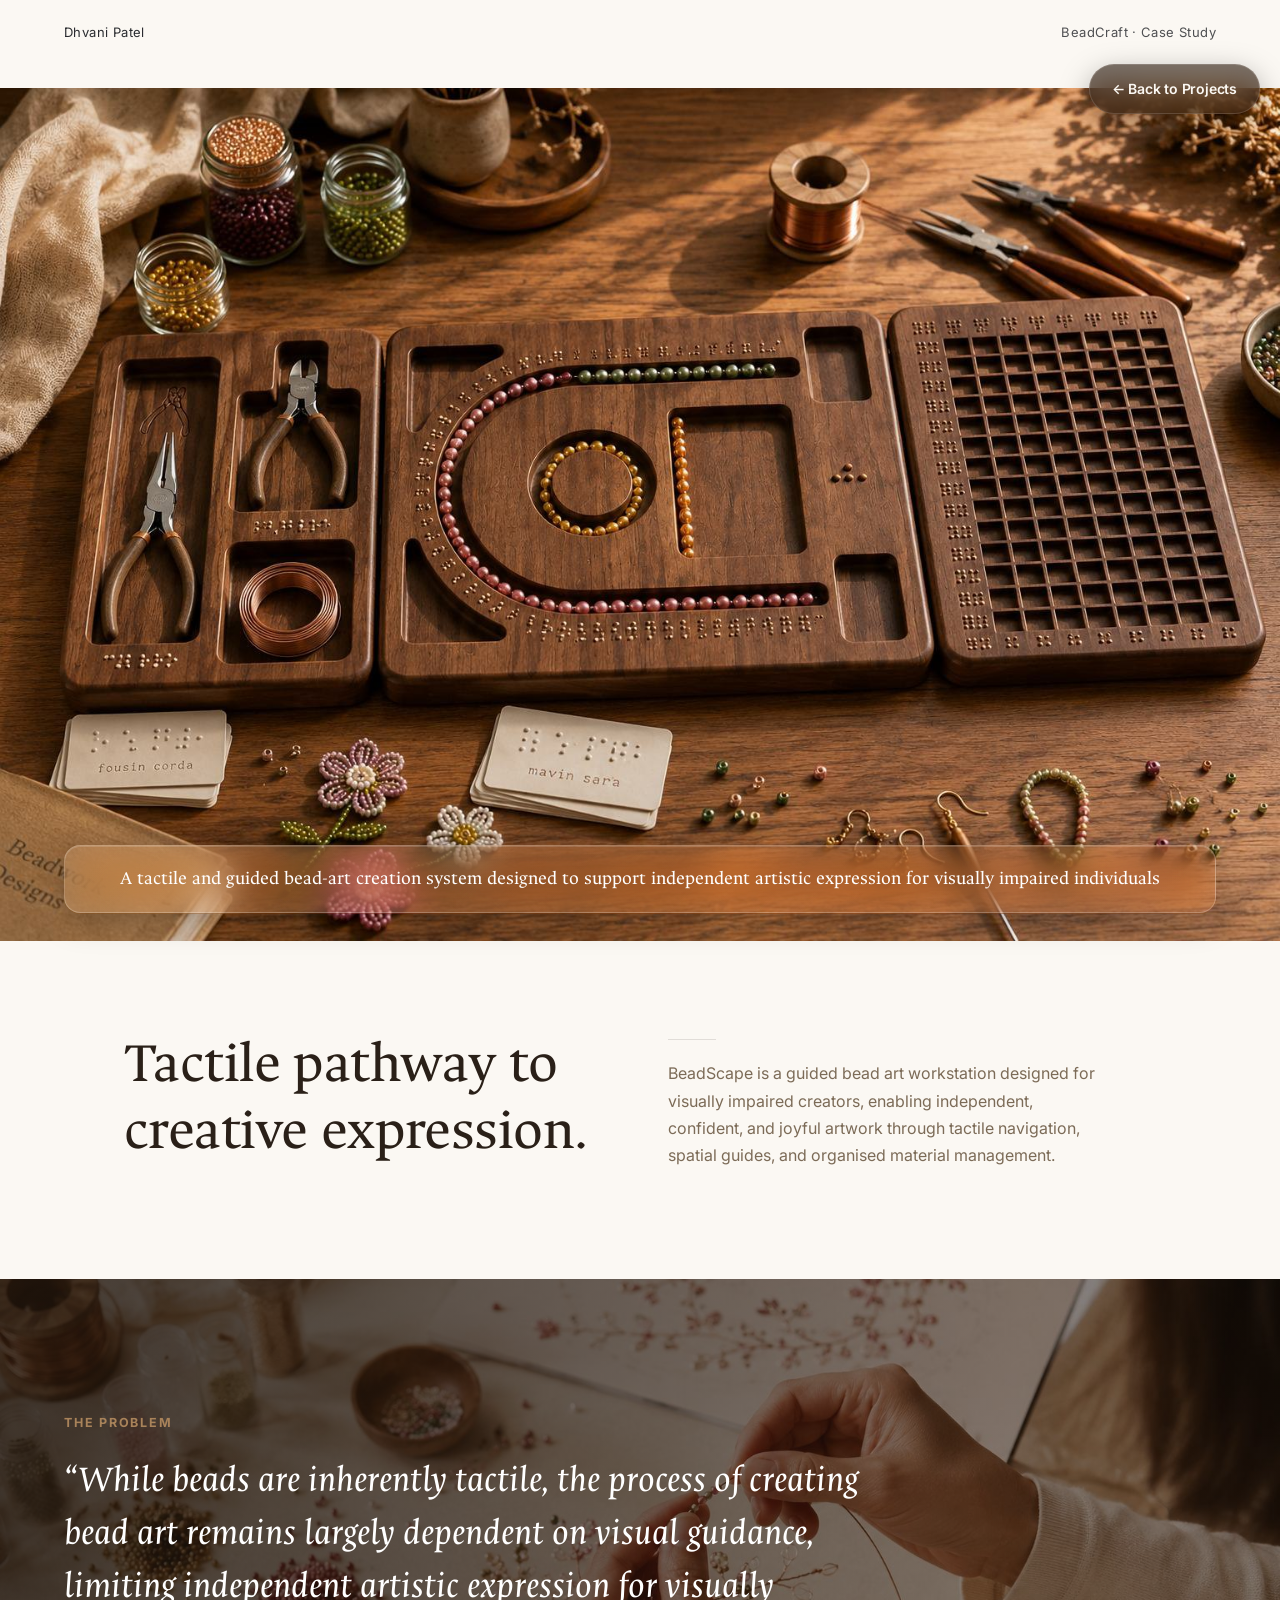
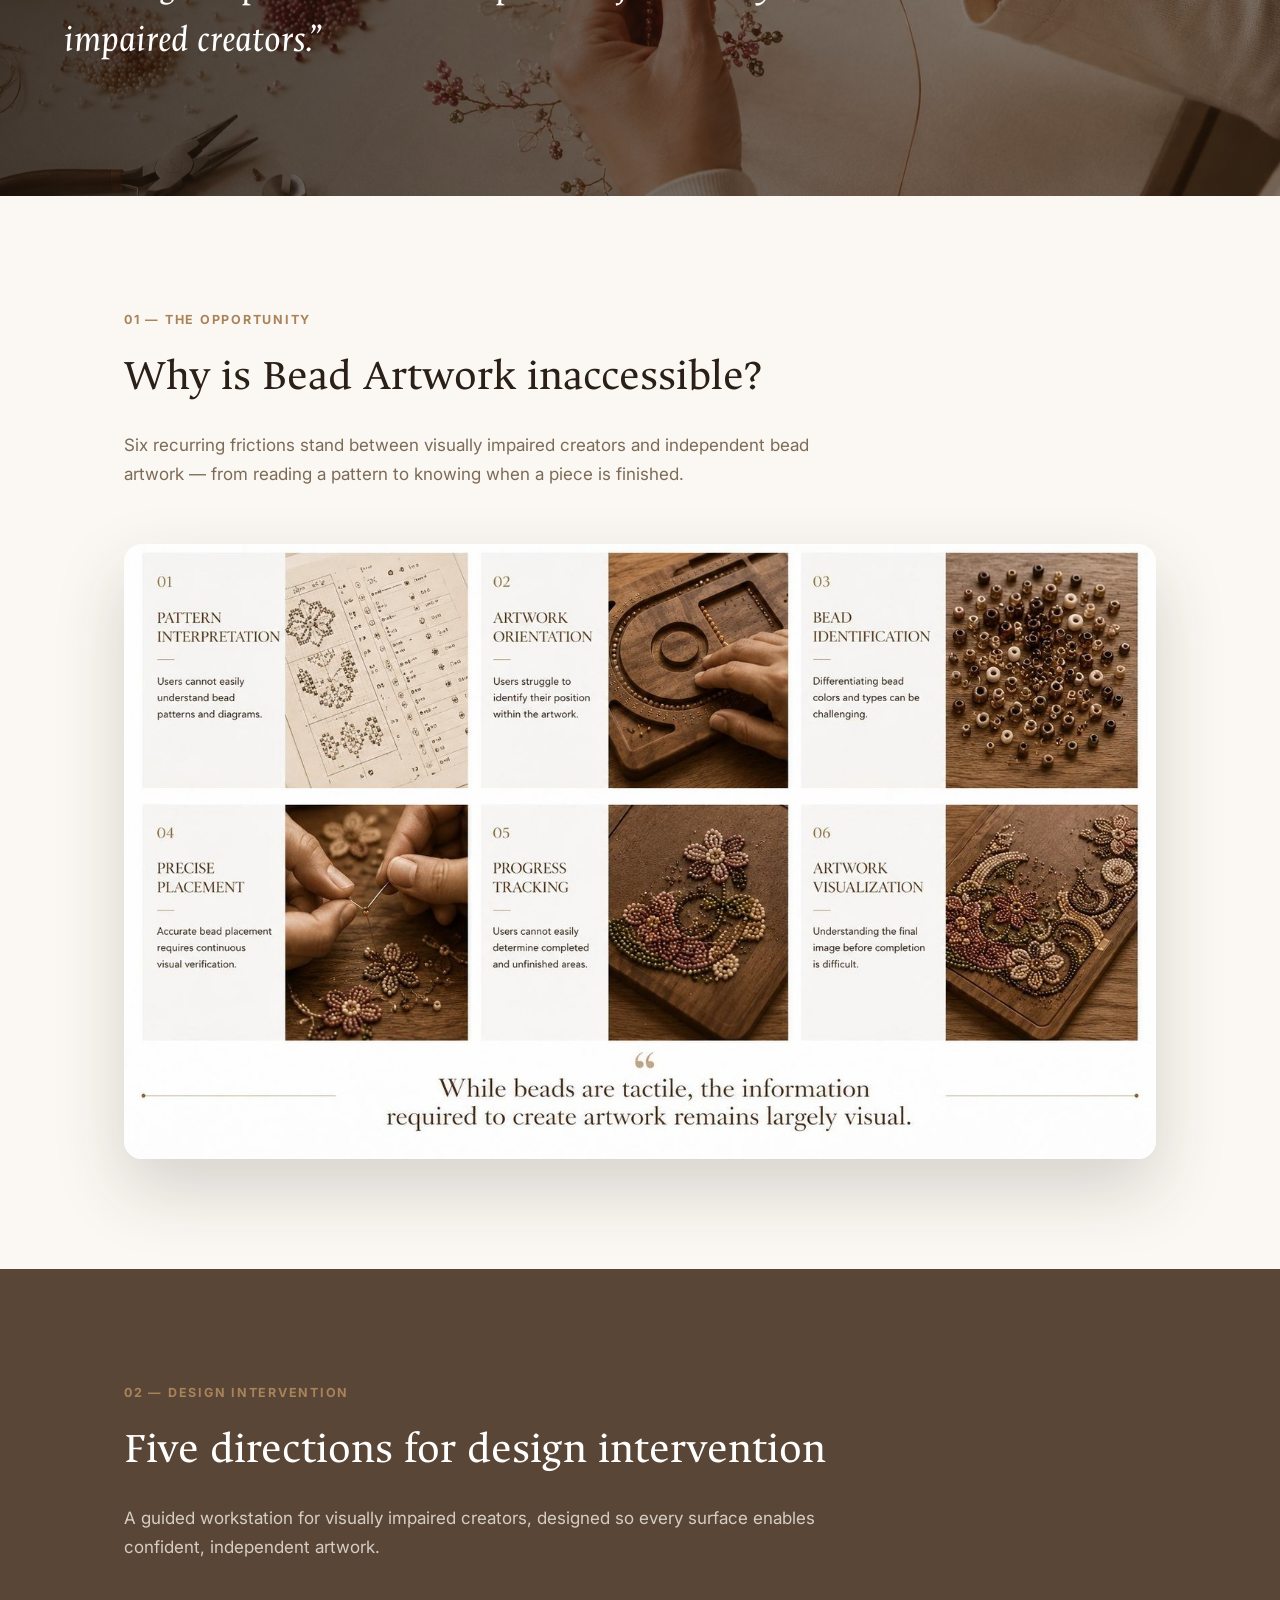
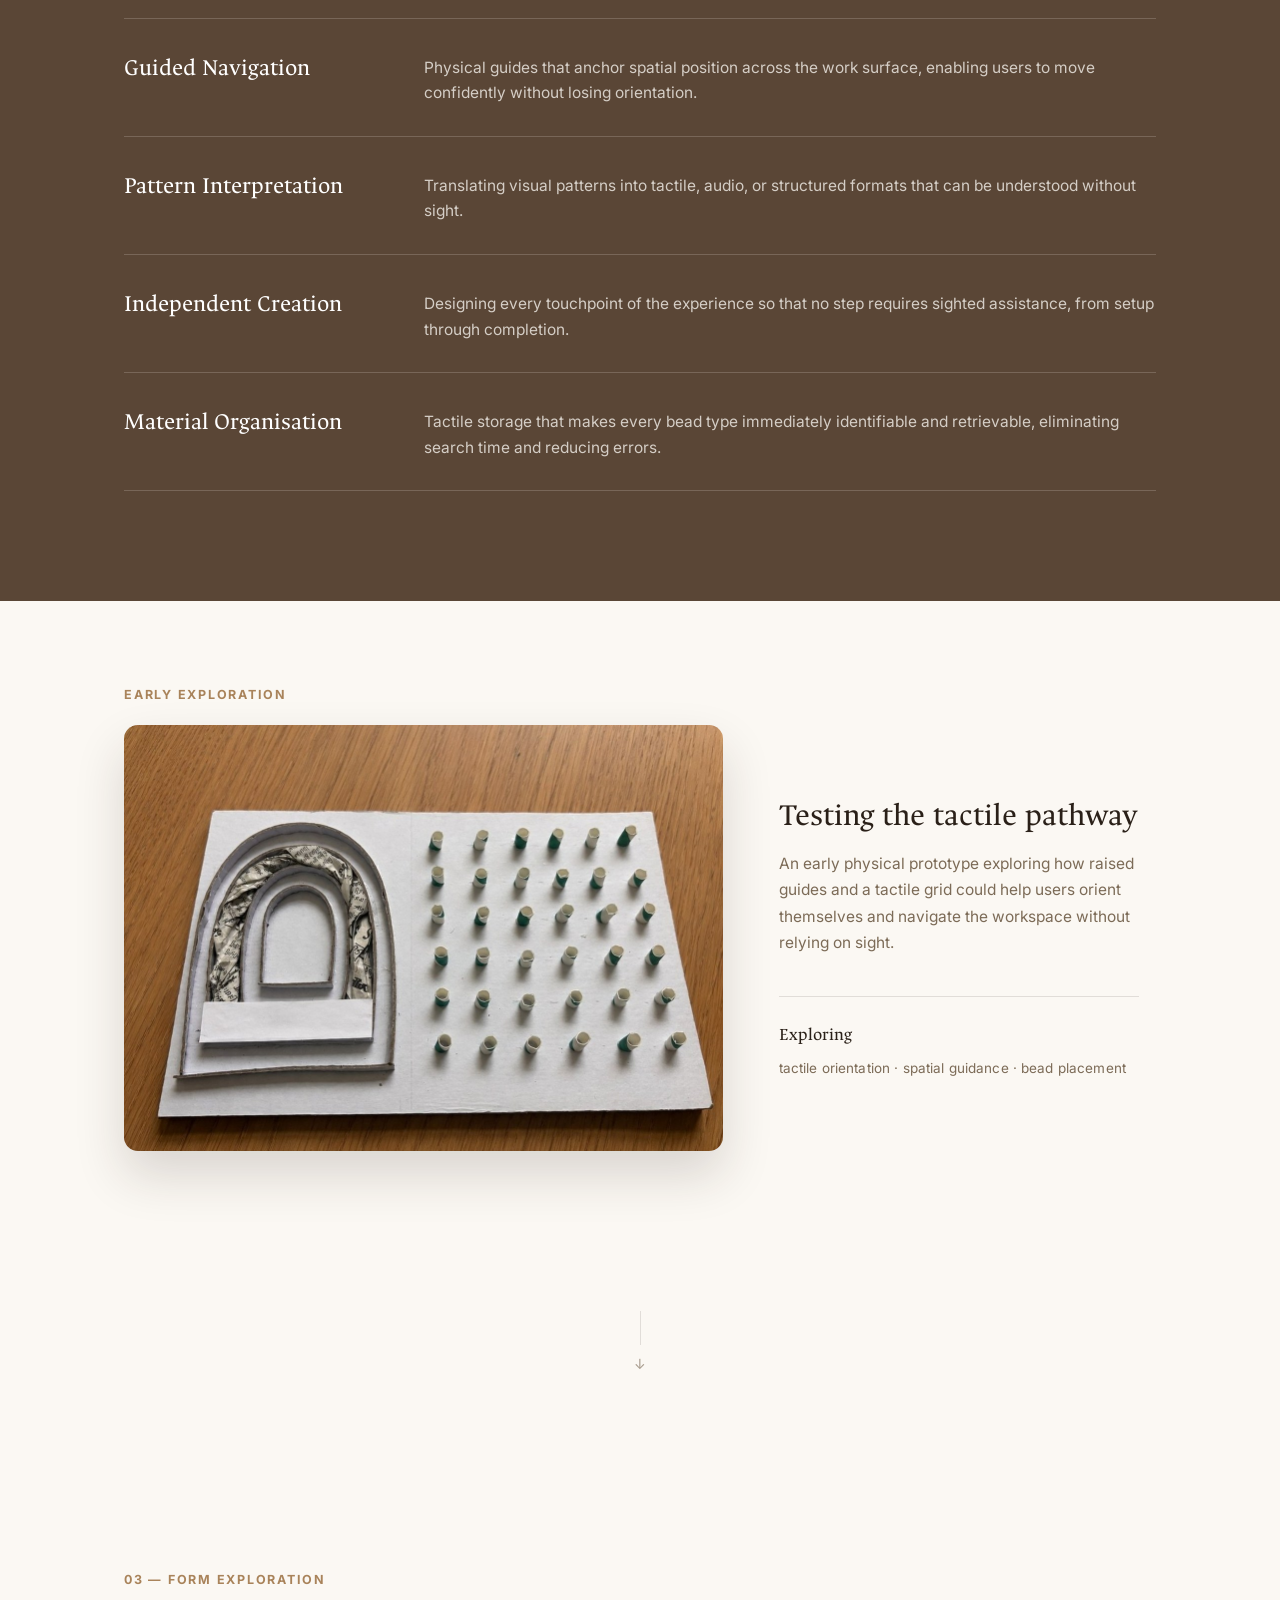
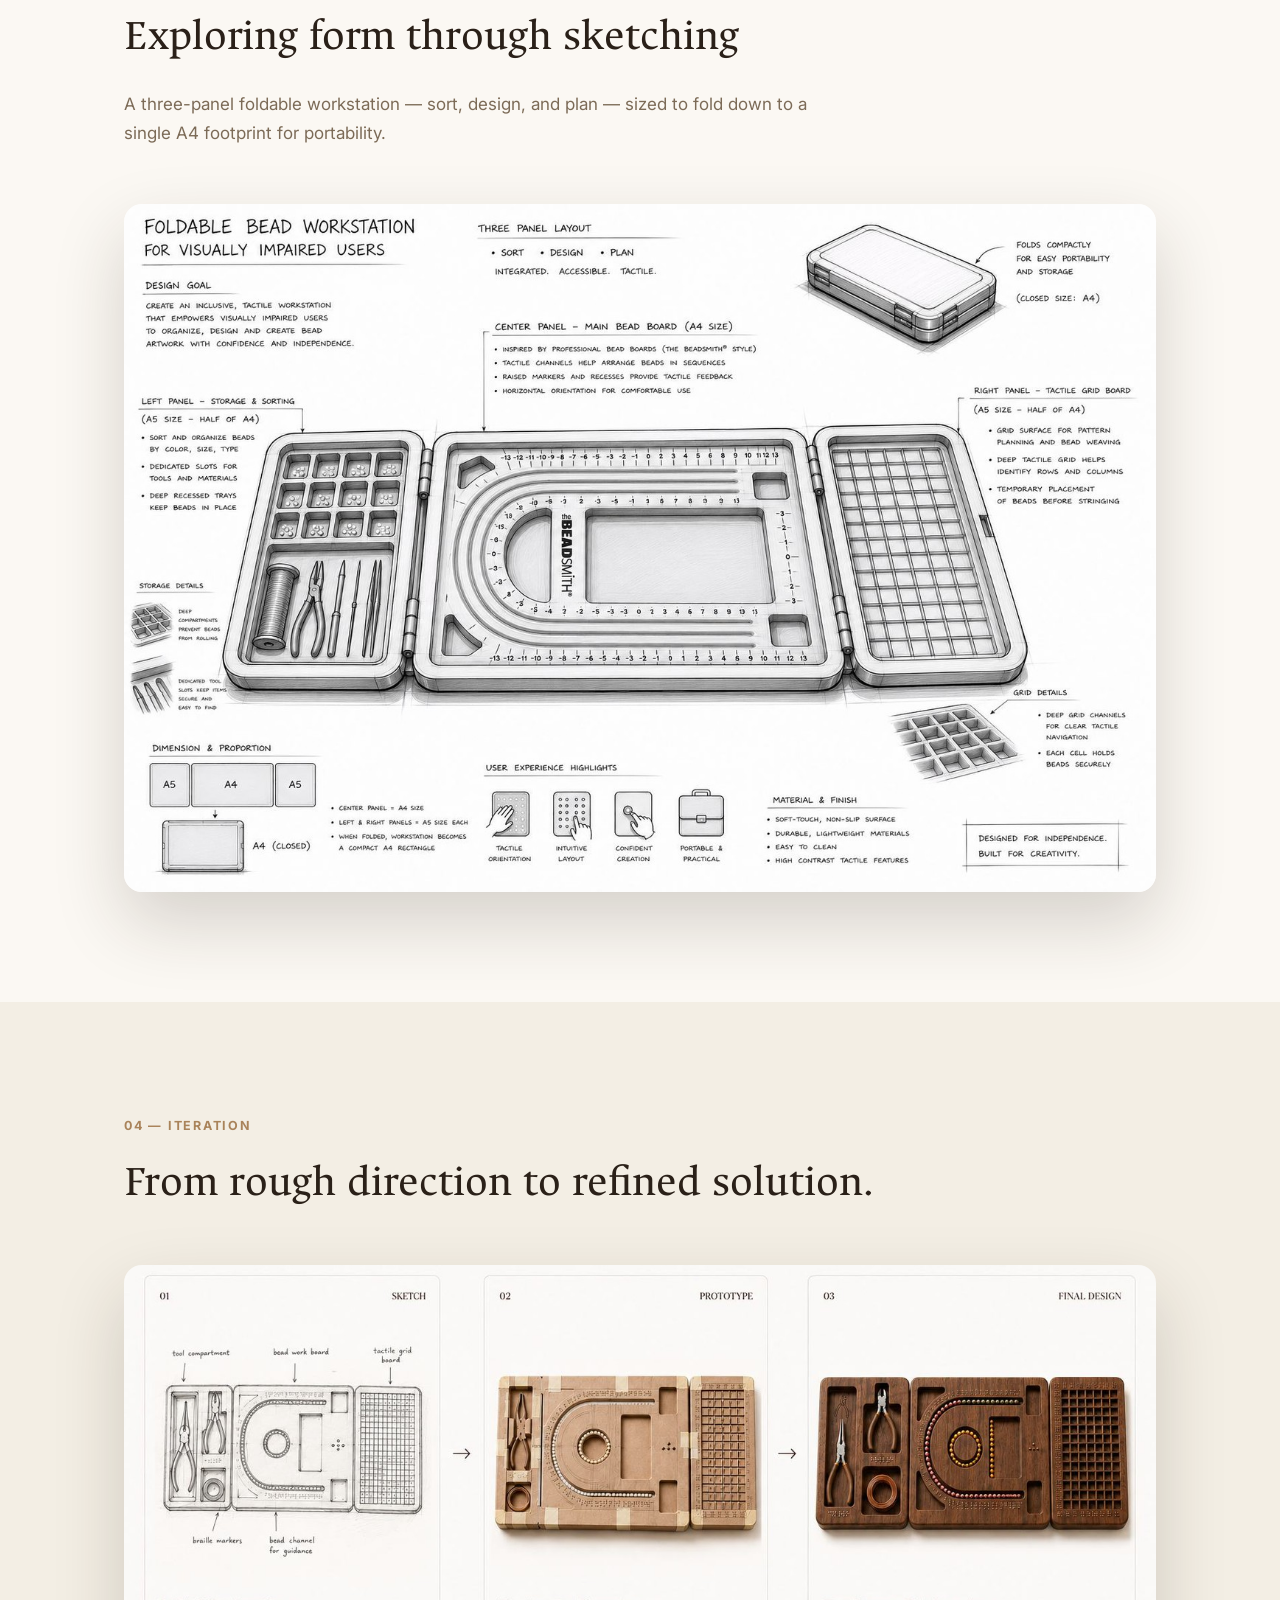
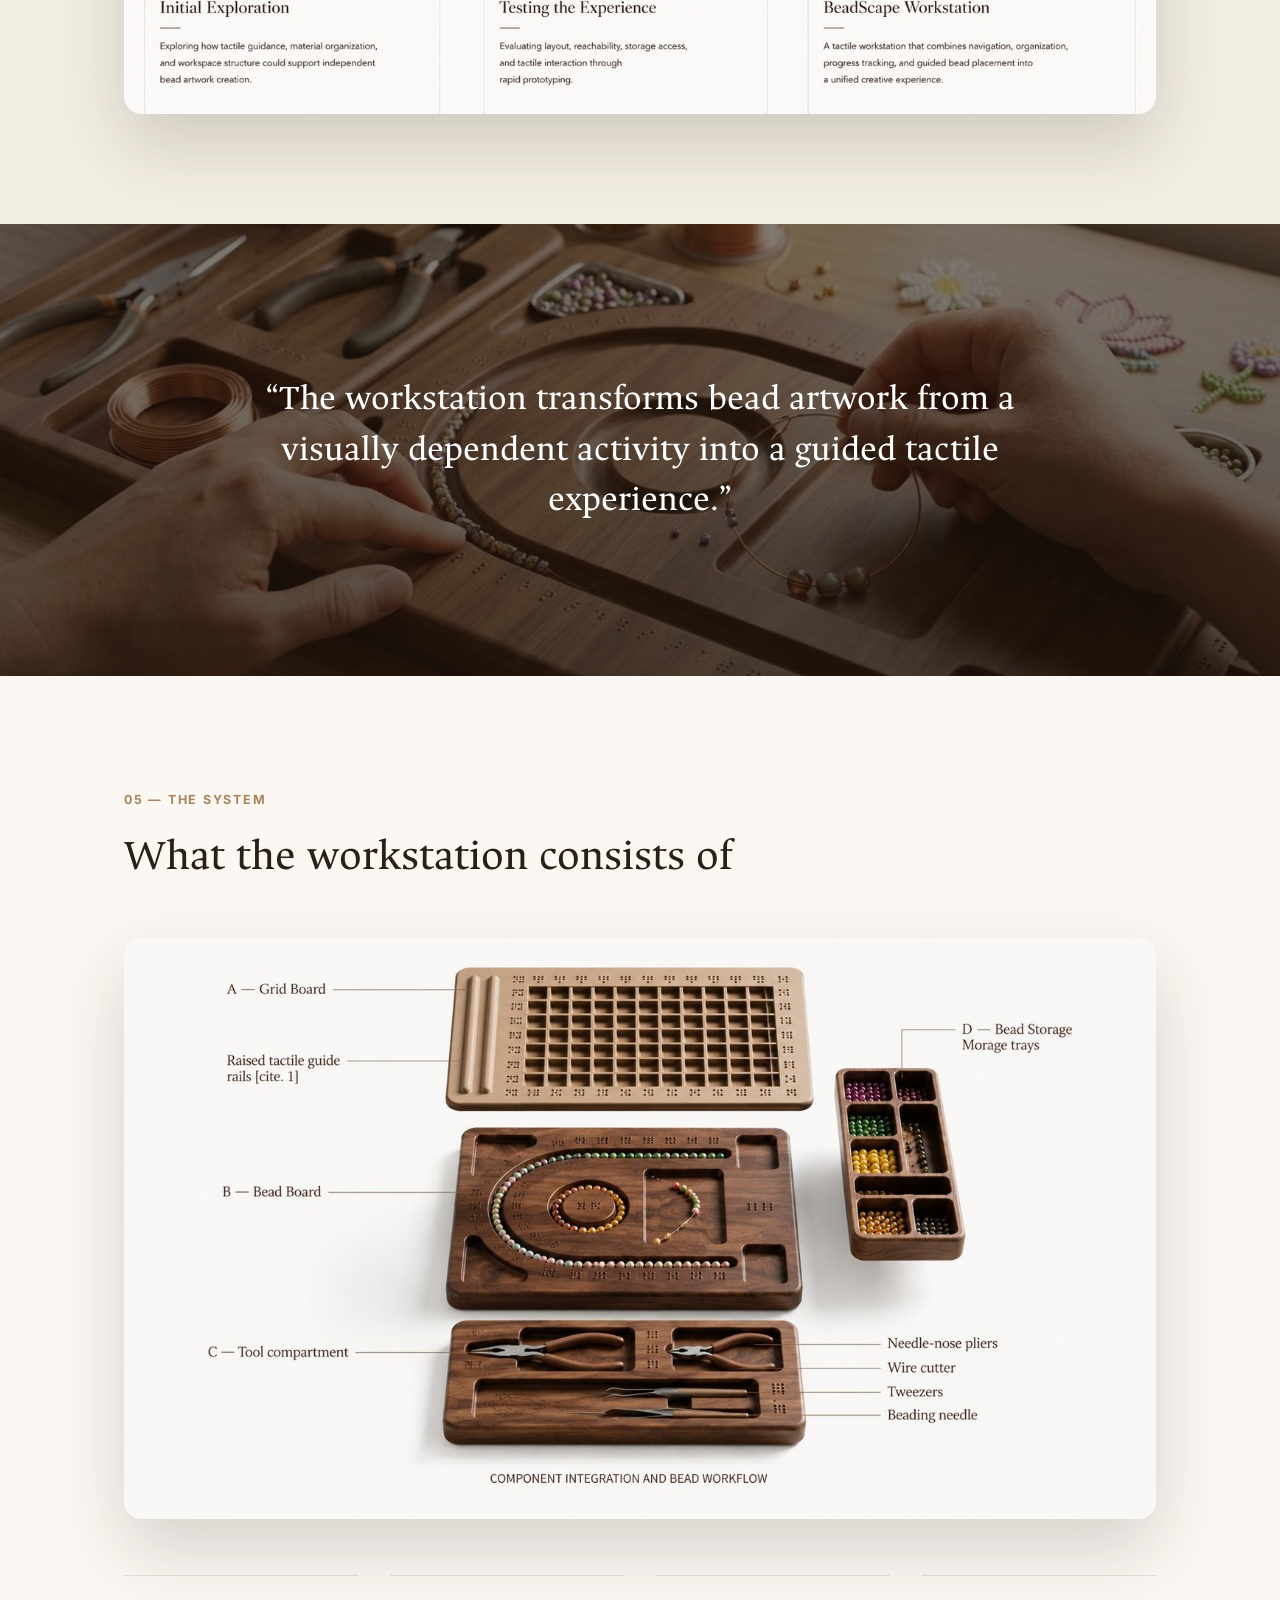
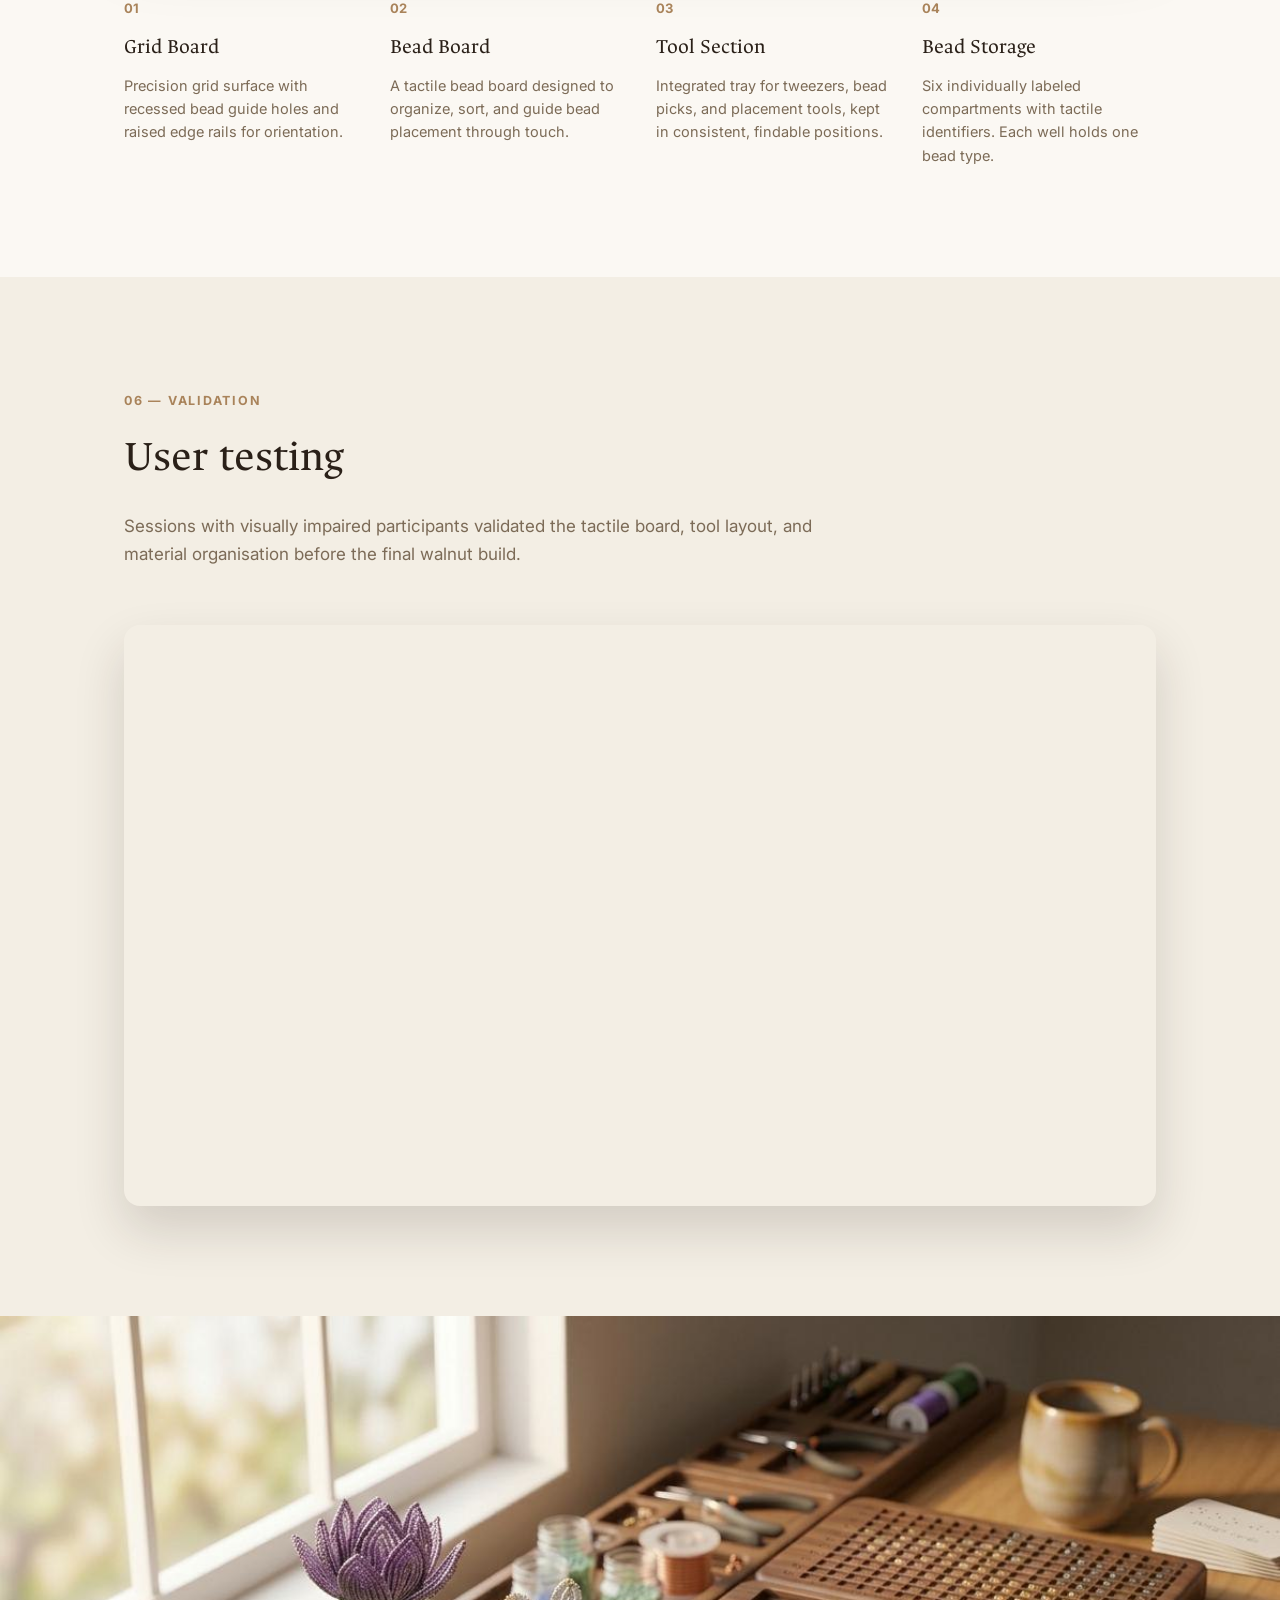
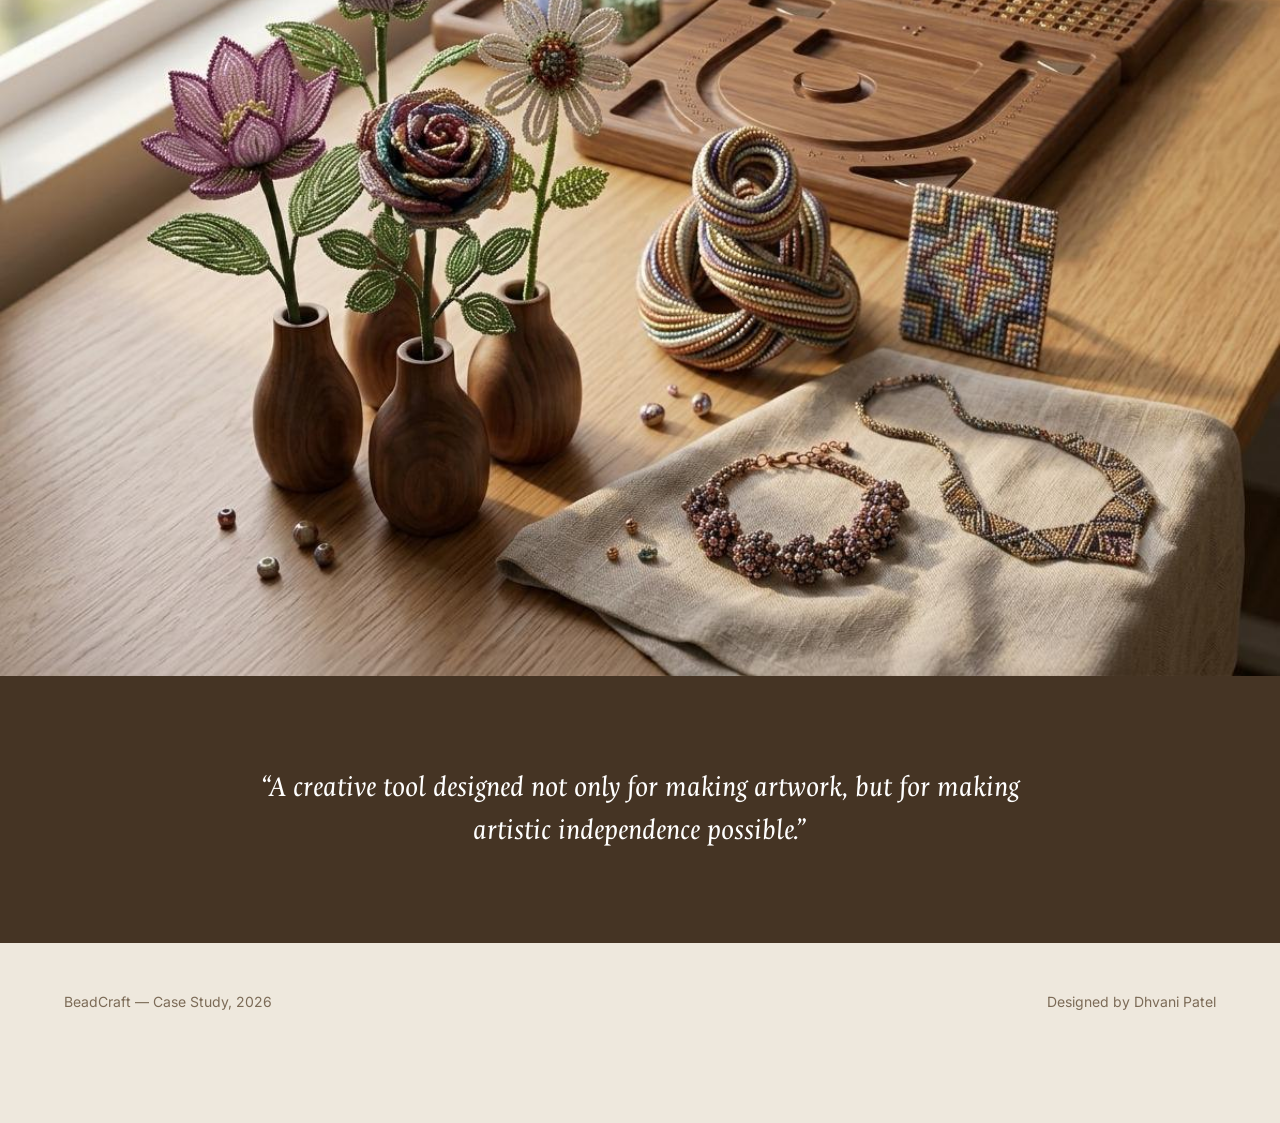
<file: beadcraft-case-study.html>
<!doctype html>
<html lang="en">
<head>
<meta charset="UTF-8">
<meta name="viewport" content="width=device-width, initial-scale=1.0">
<title>BeadCraft: Case Study by Dhvani Patel</title>
<link rel="preconnect" href="https://fonts.googleapis.com">
<link rel="preconnect" href="https://fonts.gstatic.com" crossorigin>
<link href="https://fonts.googleapis.com/css2?family=Ancizar+Serif:ital@0;1&family=Inter:wght@400;500;600;700;800&display=swap" rel="stylesheet">
<style>
  :root{
    --walnut: #5A4636;
    --walnut-deep: #453424;
    --walnut-darker: #2C2015;
    --cream: #FBF8F3;
    --ink: #2A2018;
    --muted-on-cream: #7C6B57;
    --muted-on-dark: rgba(251,248,243,0.76);
    --gold: #A9835A;
    --line-on-dark: rgba(251,248,243,0.18);
    --line-on-cream: rgba(42,32,24,0.12);
    --serif: 'Ancizar Serif', 'Times New Roman', serif;
    --sans: 'Inter', -apple-system, BlinkMacSystemFont, sans-serif;
    --container: 1160px;
    --gutter: clamp(24px, 5vw, 64px);
  }
  *{ box-sizing: border-box; margin: 0; padding: 0; }
  html{ scroll-behavior: smooth; }
  body{
    font-family: var(--sans);
    background: var(--cream);
    color: var(--ink);
    line-height: 1.6;
    -webkit-font-smoothing: antialiased;
  }
  img{ max-width: 100%; display: block; }
  .wrap{ max-width: var(--container); margin: 0 auto; padding: 0 var(--gutter); }
  @media (prefers-reduced-motion: reduce){
    *{ animation-duration: 0.001ms !important; transition-duration: 0.001ms !important; scroll-behavior: auto !important; }
  }

  /* ---------- topbar ---------- */
  .topbar{
    position: fixed; top: 0; left: 0; right: 0; z-index: 50;
    display: flex; align-items: center; justify-content: space-between;
    padding: 22px var(--gutter);
    font-size: 13px; letter-spacing: 0.03em;
    mix-blend-mode: difference;
    pointer-events: none;
  }
  .topbar a{ pointer-events: auto; text-decoration: none; color: #fff; opacity: 0.85; transition: opacity 0.2s; }
  .topbar a:hover{ opacity: 1; }
  .pill-btn{
    position: fixed; top: 64px; right: 20px; z-index: 1000;
    display: inline-flex; align-items: center; gap: 8px;
    padding: 13px 22px; border-radius: 100px;
    background: rgba(44, 32, 21, 0.62);
    backdrop-filter: blur(16px) saturate(160%);
    -webkit-backdrop-filter: blur(16px) saturate(160%);
    border: 1px solid rgba(251, 248, 243, 0.15);
    box-shadow: 0 10px 30px rgba(0, 0, 0, 0.35);
    color: #FBF8F3; font-family: var(--sans); font-size: 14px; font-weight: 600;
    letter-spacing: -0.2px; text-decoration: none; pointer-events: auto;
    transition: transform 0.25s ease, background 0.25s ease;
  }
  .pill-btn:hover{ transform: translateY(-2px); background: rgba(44, 32, 21, 0.82); }

  /* ---------- reveal animation ---------- */
  .reveal{ opacity: 0; transform: translateY(28px); transition: opacity 0.7s cubic-bezier(.16,1,.3,1), transform 0.7s cubic-bezier(.16,1,.3,1); }
  .reveal.is-visible{ opacity: 1; transform: translateY(0); }
  .reveal-group .reveal:nth-child(1){ transition-delay: 0s; }
  .reveal-group .reveal:nth-child(2){ transition-delay: 0.08s; }
  .reveal-group .reveal:nth-child(3){ transition-delay: 0.16s; }
  .reveal-group .reveal:nth-child(4){ transition-delay: 0.24s; }

  /* ---------- hero ---------- */
  .hero-media{ position: relative; padding-top: 88px; }
  .hero-media img{ width: 100%; }
  .hero-caption{
    position: absolute; left: var(--gutter); right: var(--gutter); bottom: 28px;
    background: linear-gradient(135deg, rgba(255,255,255,0.16), rgba(255,255,255,0.05));
    backdrop-filter: blur(18px) saturate(160%);
    -webkit-backdrop-filter: blur(18px) saturate(160%);
    border: 1px solid rgba(255,255,255,0.22);
    box-shadow: 0 8px 32px rgba(0,0,0,0.25), inset 0 1px 0 rgba(255,255,255,0.15);
    border-radius: 16px;
    padding: 20px 26px;
    color: #fff; font-family: var(--serif); font-size: clamp(15px, 1.7vw, 19px); line-height: 1.4;
    text-align: center;
  }
  .hero-intro{ padding: 90px 0 110px; }
  .hero-intro-inner{ display: grid; grid-template-columns: 1fr 1fr; gap: 56px; align-items: start; }
  .hero-intro h1{ font-family: var(--serif); font-weight: 400; font-size: clamp(38px,5vw,58px); line-height: 1.15; letter-spacing: -0.01em; }
  .hero-intro .lede-col{ padding-top: 8px; }
  .hero-intro .lede-col::before{ content:''; display:block; width: 48px; height: 1px; background: var(--line-on-cream); margin-bottom: 20px; }
  .hero-intro p{ font-size: 16px; line-height: 1.7; color: var(--muted-on-cream); max-width: 440px; }
  @media (max-width: 900px){
    .hero-intro-inner{ grid-template-columns: 1fr; gap: 28px; }
    .hero-caption{
      position: static; margin-top: 16px;
      background: linear-gradient(135deg, rgba(44,32,21,0.9), rgba(44,32,21,0.78));
      border: 1px solid rgba(255,255,255,0.1);
    }
    .hero-media{ padding-top: 96px; }
  }

  /* ---------- section basics ---------- */
  section{ position: relative; }
  .section-pad{ padding: 110px 0; }
  .eyebrow{
    display: inline-block; font-size: 12.5px; font-weight: 700; letter-spacing: 0.14em; text-transform: uppercase;
    color: var(--gold); margin-bottom: 20px;
  }
  .on-dark .eyebrow{ color: var(--gold); }
  h2{ font-family: var(--serif); font-weight: 400; font-size: clamp(28px,4vw,44px); line-height: 1.2; margin-bottom: 28px; max-width: 780px; }
  .lede{ font-size: 17px; line-height: 1.7; max-width: 720px; color: var(--muted-on-cream); }
  .on-dark .lede{ color: var(--muted-on-dark); }

  /* ---------- problem quote (photo bg) ---------- */
  .problem-section{
    background-size: cover; background-position: center;
    padding: 130px var(--gutter);
    color: #fff;
  }
  .problem-overlay{
    background: linear-gradient(100deg, rgba(30,20,12,0.82) 0%, rgba(30,20,12,0.45) 75%);
    margin: -130px calc(-1 * var(--gutter)); padding: 130px var(--gutter);
  }
  .problem-section blockquote{
    font-family: var(--serif); font-style: italic; font-size: clamp(24px,3.4vw,38px); line-height: 1.4; max-width: 820px;
  }

  /* ---------- why inaccessible ---------- */
  .full-figure{ margin-top: 56px; border-radius: 18px; overflow: hidden; box-shadow: 0 30px 70px rgba(42,32,24,0.18); }
  .full-figure img{ width: 100%; }

  /* ---------- five directions (dark) ---------- */
  .directions-list{ margin-top: 56px; }
  .direction-row{
    display: grid; grid-template-columns: 260px 1fr; gap: 40px; padding: 30px 0;
    border-top: 1px solid var(--line-on-dark);
  }
  .directions-list .direction-row:last-child{ border-bottom: 1px solid var(--line-on-dark); }
  .direction-row h4{ font-family: var(--serif); font-weight: 400; font-size: 24px; }
  .direction-row p{ font-size: 15.5px; line-height: 1.65; color: var(--muted-on-dark); padding-top: 6px; }
  @media (max-width: 700px){
    .direction-row{ grid-template-columns: 1fr; gap: 10px; }
  }

  /* ---------- sketch to final quote ---------- */
  .quote-section{
    background-size: cover; background-position: center;
    padding: 150px var(--gutter);
    color: #fff; text-align: center;
  }
  .quote-overlay{
    background: linear-gradient(180deg, rgba(30,20,12,0.55) 0%, rgba(30,20,12,0.72) 100%);
    margin: -150px calc(-1 * var(--gutter)); padding: 150px var(--gutter);
    display: flex; align-items: center; justify-content: center;
  }
  .quote-section blockquote{
    font-family: var(--serif); font-size: clamp(22px,3.2vw,36px); line-height: 1.4; max-width: 860px; margin: 0 auto;
  }

  /* ---------- component cards (cols4) ---------- */
  .cols4{ display: grid; grid-template-columns: repeat(4, 1fr); gap: 32px; margin-top: 56px; }
  .comp-item{ padding-top: 22px; border-top: 1px solid var(--line-on-cream); }
  .comp-item .num{ font-size: 13px; color: var(--gold); font-weight: 700; margin-bottom: 12px; }
  .comp-item h4{ font-family: var(--serif); font-weight: 400; font-size: 21px; margin-bottom: 10px; }
  .comp-item p{ font-size: 14.5px; color: var(--muted-on-cream); line-height: 1.6; }

  /* ---------- user testing grid ---------- */
  .testing-grid{ display: grid; grid-template-columns: repeat(3, 1fr); gap: 20px; margin-top: 56px; }
  .testing-grid img{ border-radius: 12px; width: 100%; aspect-ratio: 3/2; object-fit: cover; }
  @media (max-width: 800px){
    .testing-grid{ grid-template-columns: 1fr 1fr; }
  }
  .testing-video-wrap{ margin-top: 56px; border-radius: 16px; overflow: hidden; box-shadow: 0 24px 50px rgba(42,32,24,0.16); }
  .testing-video-wrap video{ display: block; width: 100%; height: 100%; aspect-ratio: 16/9; object-fit: cover; }

  /* ---------- closing ---------- */
  .closing-figure img{ width: 100%; display:block; }
  .closing-quote{
    background: var(--walnut-deep); color: #fff; padding: 90px var(--gutter); text-align: center;
  }
  .closing-quote p{ font-family: var(--serif); font-style: italic; font-size: clamp(20px,2.6vw,30px); line-height: 1.45; max-width: 760px; margin: 0 auto; }

  .footer{
    background: #EEE8DD; padding: 48px var(--gutter) 110px;
    display: flex; align-items: center; justify-content: space-between; flex-wrap: wrap; gap: 16px;
    font-size: 14px; color: var(--muted-on-cream);
  }

  .next-btn{
    bottom: 28px; right: 28px; top: auto; padding: 16px 26px; font-size: 15px;
    opacity: 0; pointer-events: none; transform: translateY(14px);
    transition: opacity 0.35s ease, transform 0.35s ease, background 0.25s ease;
  }
  .next-btn.is-visible{ opacity: 1; pointer-events: auto; transform: translateY(0); }

  @media (max-width: 900px){
    .cols4{ grid-template-columns: 1fr 1fr; gap: 32px; }
    /* The fixed back button and the topbar's project tag both anchor to
       the top-right corner — at this width the tag has nowhere left to
       go and sits directly under the button. Hiding it here matches
       the name still being visible at top-left. */
    .topbar .tag{ display: none; }
    .pill-btn.back-btn{ top: 20px; }
  }

  /* ---------- iteration: prototype (compact, editorial) ---------- */
  .reveal-left{ opacity: 0; transform: translateX(-24px); transition: opacity 0.7s cubic-bezier(.16,1,.3,1), transform 0.7s cubic-bezier(.16,1,.3,1); }
  .reveal-left.is-visible{ opacity: 1; transform: translateX(0); }
  .iteration-grid{
    display: grid;
    grid-template-columns: 58% 1fr;
    grid-template-rows: auto auto;
    column-gap: 56px;
  }
  .iteration-img{
    grid-column: 1; grid-row: 1 / span 2; align-self: center;
    border-radius: 14px; overflow: hidden; box-shadow: 0 24px 50px rgba(42,32,24,0.16);
  }
  .iteration-img img{ width: 100%; display: block; }
  .iteration-text-top{ grid-column: 2; grid-row: 1; align-self: end; max-width: 360px; }
  .iteration-text-top h2{ font-size: clamp(24px,2.6vw,32px); margin-bottom: 16px; }
  .iteration-text-top .lede{ font-size: 15.5px; max-width: none; }
  .iteration-annotation{
    grid-column: 2; grid-row: 2; align-self: start; max-width: 360px;
    margin-top: 40px; padding-top: 24px; border-top: 1px solid var(--line-on-cream);
  }
  .iteration-annotation h4{ font-family: var(--serif); font-weight: 400; font-size: 18px; margin-bottom: 8px; }
  .iteration-annotation p{ font-size: 13.5px; color: var(--muted-on-cream); letter-spacing: 0.01em; }
  .iteration-conclusion{
    margin-top: 56px; max-width: 640px;
    font-family: var(--serif); font-style: italic; color: var(--muted-on-cream);
    font-size: 16.5px; line-height: 1.7;
  }
  .scroll-cue{ margin-top: 48px; display: flex; flex-direction: column; align-items: center; gap: 8px; color: var(--muted-on-cream); }
  .scroll-cue-line{ width: 1px; height: 0; background: var(--line-on-cream); transition: height 0.9s cubic-bezier(.16,1,.3,1) 0.2s; }
  .scroll-cue.is-visible .scroll-cue-line{ height: 34px; }
  .scroll-cue-arrow{ font-size: 14px; opacity: 0.65; }
  @media (max-width: 900px){
    .iteration-grid{ grid-template-columns: 1fr; grid-template-rows: auto; row-gap: 32px; }
    .iteration-img{ grid-column: 1; grid-row: auto; }
    .iteration-text-top{ grid-column: 1; grid-row: auto; max-width: none; }
    .iteration-annotation{ grid-column: 1; grid-row: auto; max-width: none; margin-top: 8px; }
  }
</style>
</head>
<body>

<div class="topbar">
  <a href="#top">Dhvani Patel</a>
  <span class="tag" style="color:#fff;opacity:0.7;">BeadCraft &middot; Case Study</span>
</div>
<a class="pill-btn back-btn" href="projects.html">&larr; Back to Projects</a>
<a class="pill-btn next-btn" id="nextProjectBtn" href="hm-case-study.html">Next Project: H&amp;M Redesign &rarr;</a>

<div id="top"></div>

<!-- HERO -->
<section class="hero-media reveal is-visible">
  <img src="beadcraft_assets/hero.jpg" alt="BeadScape tactile bead art workstation with tools and materials on a wooden table">
  <div class="hero-caption">A tactile and guided bead-art creation system designed to support independent artistic expression for visually impaired individuals</div>
</section>

<section class="hero-intro">
  <div class="wrap hero-intro-inner">
    <h1 class="reveal is-visible">Tactile pathway to creative expression.</h1>
    <div class="lede-col reveal is-visible" style="transition-delay:0.1s;">
      <p>BeadScape is a guided bead art workstation designed for visually impaired creators, enabling independent, confident, and joyful artwork through tactile navigation, spatial guides, and organised material management.</p>
    </div>
  </div>
</section>

<!-- THE PROBLEM -->
<section class="problem-section on-dark" style="background-image:url('beadcraft_assets/problem-photo.jpg');">
  <div class="problem-overlay">
    <div class="wrap" style="padding:0;">
      <span class="eyebrow reveal">The Problem</span>
      <blockquote class="reveal">&ldquo;While beads are inherently tactile, the process of creating bead art remains largely dependent on visual guidance, limiting independent artistic expression for visually impaired creators.&rdquo;</blockquote>
    </div>
  </div>
</section>

<!-- WHY INACCESSIBLE -->
<section class="section-pad">
  <div class="wrap">
    <span class="eyebrow reveal">01 &mdash; The Opportunity</span>
    <h2 class="reveal">Why is Bead Artwork inaccessible?</h2>
    <p class="lede reveal">Six recurring frictions stand between visually impaired creators and independent bead artwork &mdash; from reading a pattern to knowing when a piece is finished.</p>
    <div class="full-figure reveal">
      <img src="beadcraft_assets/why-inaccessible-grid.jpg" alt="Six reasons bead artwork is inaccessible: pattern interpretation, artwork orientation, bead identification, precise placement, progress tracking, and artwork visualisation">
    </div>
  </div>
</section>

<!-- FIVE DIRECTIONS (dark) -->
<section class="section-pad on-dark" style="background: var(--walnut); color:#fff;">
  <div class="wrap">
    <span class="eyebrow reveal">02 &mdash; Design Intervention</span>
    <h2 class="reveal">Five directions for design intervention</h2>
    <p class="lede reveal">A guided workstation for visually impaired creators, designed so every surface enables confident, independent artwork.</p>

    <div class="directions-list reveal-group">
      <div class="direction-row reveal">
        <h4>Guided Navigation</h4>
        <p>Physical guides that anchor spatial position across the work surface, enabling users to move confidently without losing orientation.</p>
      </div>
      <div class="direction-row reveal">
        <h4>Pattern Interpretation</h4>
        <p>Translating visual patterns into tactile, audio, or structured formats that can be understood without sight.</p>
      </div>
      <div class="direction-row reveal">
        <h4>Independent Creation</h4>
        <p>Designing every touchpoint of the experience so that no step requires sighted assistance, from setup through completion.</p>
      </div>
      <div class="direction-row reveal">
        <h4>Material Organisation</h4>
        <p>Tactile storage that makes every bead type immediately identifiable and retrievable, eliminating search time and reducing errors.</p>
      </div>
    </div>
  </div>
</section>

<!-- ITERATION: PHYSICAL PROTOTYPE -->
<section class="section-pad" style="padding: 80px 0;">
  <div class="wrap">
    <span class="eyebrow reveal">Early Exploration</span>
    <div class="iteration-grid">
      <div class="iteration-text-top">
        <h2 class="reveal" style="transition-delay:0.15s;">Testing the tactile pathway</h2>
        <p class="lede reveal" style="transition-delay:0.2s;">An early physical prototype exploring how raised guides and a tactile grid could help users orient themselves and navigate the workspace without relying on sight.</p>
      </div>
      <div class="iteration-img reveal reveal-left" style="transition-delay:0.05s;">
        <img src="beadcraft_assets/prototype-iteration.jpg" alt="Early cardboard prototype testing a tactile guide channel and grid board, photographed on a desk">
      </div>
      <div class="iteration-annotation reveal" style="transition-delay:0.25s;">
        <h4>Exploring</h4>
        <p>tactile orientation &middot; spatial guidance &middot; bead placement</p>
      </div>
    </div>
    <p class="iteration-conclusion reveal" style="transition-delay:0.32s;">The tactile pathway improved orientation, but the prototype still felt too restrictive for a fluid creative process. This led me to rethink how the workspace could guide without limiting expression.</p>
    <div class="scroll-cue reveal" style="transition-delay:0.4s;" aria-hidden="true">
      <span class="scroll-cue-line"></span>
      <span class="scroll-cue-arrow">&darr;</span>
    </div>
  </div>
</section>

<!-- SKETCHING -->
<section class="section-pad">
  <div class="wrap">
    <span class="eyebrow reveal">03 &mdash; Form Exploration</span>
    <h2 class="reveal">Exploring form through sketching</h2>
    <p class="lede reveal">A three-panel foldable workstation &mdash; sort, design, and plan &mdash; sized to fold down to a single A4 footprint for portability.</p>
    <div class="full-figure reveal">
      <img src="beadcraft_assets/sketch-exploration.jpg" alt="Sketch of the foldable bead workstation showing storage, bead board, and tactile grid board panels with dimensions and material notes">
    </div>
  </div>
</section>

<!-- SKETCH TO FINAL -->
<section class="section-pad" style="background:#F3EEE4;">
  <div class="wrap">
    <span class="eyebrow reveal">04 &mdash; Iteration</span>
    <h2 class="reveal">From rough direction to refined solution.</h2>
    <div class="full-figure reveal">
      <img src="beadcraft_assets/sketch-to-final.jpg" alt="Progression from pencil sketch, to cardboard prototype, to final walnut BeadScape workstation">
    </div>
  </div>
</section>

<!-- QUOTE -->
<section class="quote-section" style="background-image:url('beadcraft_assets/quote-photo.jpg');">
  <div class="quote-overlay">
    <blockquote class="reveal">&ldquo;The workstation transforms bead artwork from a visually dependent activity into a guided tactile experience.&rdquo;</blockquote>
  </div>
</section>

<!-- WHAT IT CONSISTS OF -->
<section class="section-pad">
  <div class="wrap">
    <span class="eyebrow reveal">05 &mdash; The System</span>
    <h2 class="reveal">What the workstation consists of</h2>
    <div class="full-figure reveal">
      <img src="beadcraft_assets/workstation-components.jpg" alt="Exploded view of the BeadScape workstation labelled A grid board, B bead board, C tool compartment, D bead storage trays">
    </div>

    <div class="cols4 reveal-group">
      <div class="comp-item reveal">
        <div class="num">01</div>
        <h4>Grid Board</h4>
        <p>Precision grid surface with recessed bead guide holes and raised edge rails for orientation.</p>
      </div>
      <div class="comp-item reveal">
        <div class="num">02</div>
        <h4>Bead Board</h4>
        <p>A tactile bead board designed to organize, sort, and guide bead placement through touch.</p>
      </div>
      <div class="comp-item reveal">
        <div class="num">03</div>
        <h4>Tool Section</h4>
        <p>Integrated tray for tweezers, bead picks, and placement tools, kept in consistent, findable positions.</p>
      </div>
      <div class="comp-item reveal">
        <div class="num">04</div>
        <h4>Bead Storage</h4>
        <p>Six individually labeled compartments with tactile identifiers. Each well holds one bead type.</p>
      </div>
    </div>
  </div>
</section>

<!-- USER TESTING -->
<section class="section-pad" style="background:#F3EEE4;">
  <div class="wrap">
    <span class="eyebrow reveal">06 &mdash; Validation</span>
    <h2 class="reveal">User testing</h2>
    <p class="lede reveal">Sessions with visually impaired participants validated the tactile board, tool layout, and material organisation before the final walnut build.</p>
    <div class="testing-video-wrap reveal">
      <video src="beadcraft_assets/user-testing.mp4" autoplay muted loop playsinline aria-label="Recording of user testing sessions with visually impaired participants working with the prototype workstation"></video>
    </div>
  </div>
</section>

<!-- CLOSING -->
<section class="closing-figure reveal">
  <img src="beadcraft_assets/final-showcase.jpg" alt="Finished beaded flowers, a beaded rope, and beaded necklaces styled on a wooden table">
</section>
<div class="closing-quote">
  <p class="reveal">&ldquo;A creative tool designed not only for making artwork, but for making artistic independence possible.&rdquo;</p>
</div>

<div class="footer">
  <span>BeadCraft &mdash; Case Study, 2026</span>
  <span>Designed by Dhvani Patel</span>
</div>

<script>
(function(){
  var els = document.querySelectorAll('.reveal:not(.is-visible)');
  var observer = new IntersectionObserver(function(entries){
    entries.forEach(function(e){
      if(e.isIntersecting){
        e.target.classList.add('is-visible');
        observer.unobserve(e.target);
      }
    });
  }, { threshold: 0.15, rootMargin: '0px 0px -60px 0px' });
  els.forEach(function(el){ observer.observe(el); });

  // Reveal the "next project" button once the visitor nears the bottom.
  var nextBtn = document.getElementById('nextProjectBtn');
  function checkScroll(){
    var scrollEl = document.scrollingElement || document.documentElement;
    var nearBottom = (window.innerHeight + window.scrollY) >= (scrollEl.scrollHeight - 200);
    nextBtn.classList.toggle('is-visible', nearBottom);
  }
  window.addEventListener('scroll', checkScroll, { passive: true });
  checkScroll();
})();
</script>

</body>
</html>
</file>
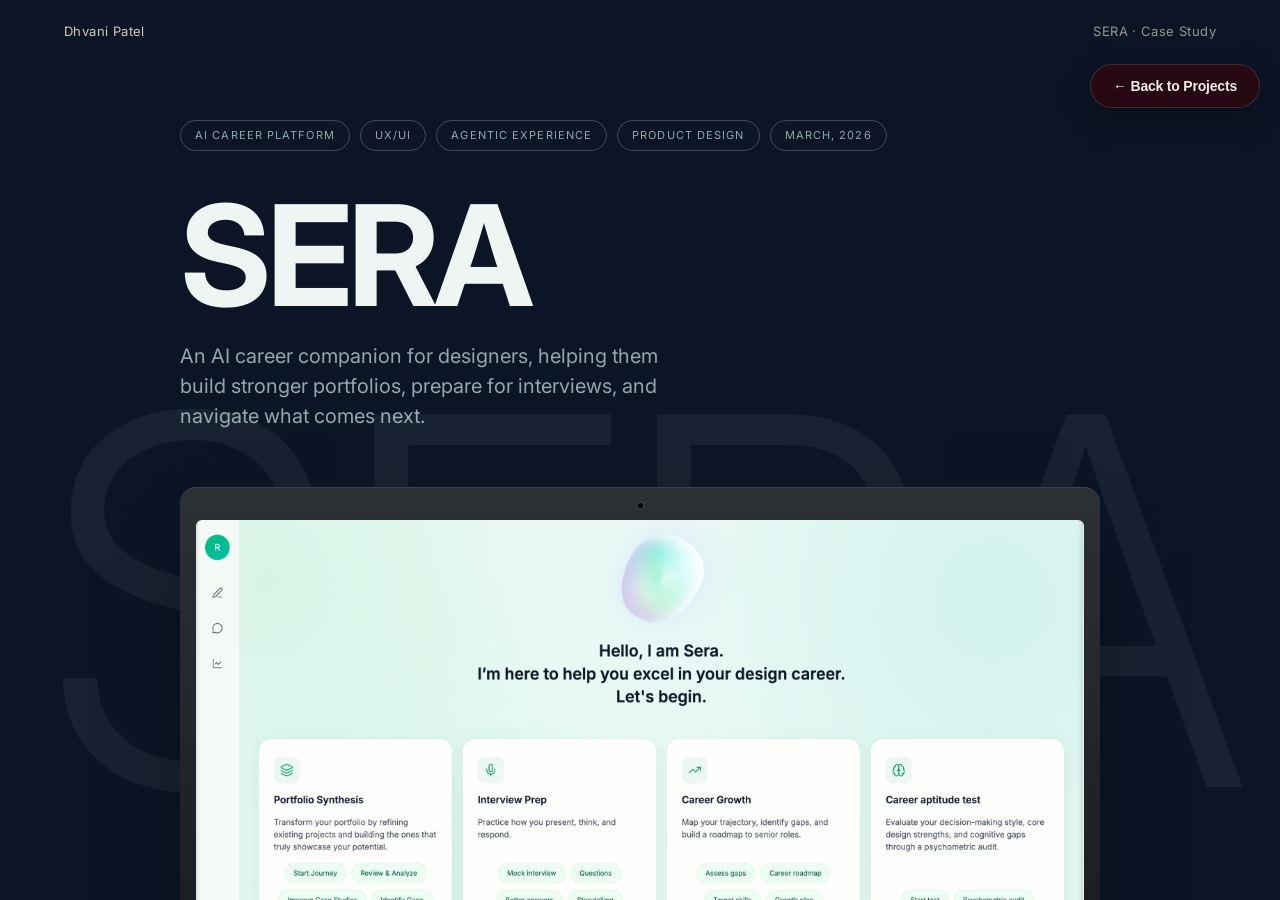
<file: project-sera.html>
<!doctype html>
<html lang="en">
<head>
<meta charset="UTF-8">
<meta name="viewport" content="width=device-width, initial-scale=1.0">
<title>SERA — Dhvani Patel</title>
<style>
  html, body{ margin: 0; height: 100%; background: #0c1526; }
  iframe{
    position: fixed;
    inset: 0;
    width: 100%;
    height: 100%;
    border: 0;
    display: block;
  }
  .pill-btn{
    position: fixed;
    z-index: 1000;
    display: inline-flex;
    align-items: center;
    gap: 8px;
    padding: 13px 22px;
    border-radius: 100px;
    background: rgba(59, 0, 0, 0.6);
    backdrop-filter: blur(16px) saturate(160%);
    -webkit-backdrop-filter: blur(16px) saturate(160%);
    border: 1px solid rgba(240, 238, 231, 0.15);
    box-shadow: 0 10px 30px rgba(0, 0, 0, 0.35);
    color: #F0EEE7;
    font-family: 'Inter', -apple-system, BlinkMacSystemFont, sans-serif;
    font-size: 14px;
    font-weight: 600;
    letter-spacing: -0.2px;
    text-decoration: none;
    transition: transform 0.25s ease, opacity 0.25s ease, background 0.25s ease;
  }
  .pill-btn:hover{ transform: translateY(-2px); background: rgba(59, 0, 0, 0.8); }
  .back-btn{ top: 64px; right: 20px; }
  .next-btn{
    bottom: 28px;
    right: 28px;
    padding: 16px 26px;
    font-size: 15px;
    opacity: 0;
    pointer-events: none;
    transform: translateY(14px);
  }
  .next-btn.is-visible{
    opacity: 1;
    pointer-events: auto;
    transform: translateY(0);
  }
</style>
</head>
<body>

<a class="pill-btn back-btn" href="projects.html">← Back to Projects</a>
<a class="pill-btn next-btn" id="nextProjectBtn" href="beadcraft-case-study.html">Next Project: BeadCraft →</a>

<!-- The case study itself is loaded exactly as supplied, unmodified, via
     iframe — this wrapper only adds the back button and the "next
     project" reveal on top of it, it never touches the file's content. -->
<iframe id="seraFrame" src="sera-case-study%20final.html" title="SERA — Case Study by Dhvani Patel"></iframe>

<script>
(function(){
  var frame = document.getElementById('seraFrame');
  var nextBtn = document.getElementById('nextProjectBtn');

  frame.addEventListener('load', function(){
    try{
      var win = frame.contentWindow;
      var doc = frame.contentDocument;

      function checkScroll(){
        var scrollEl = doc.scrollingElement || doc.documentElement;
        var nearBottom = (win.innerHeight + win.scrollY) >= (scrollEl.scrollHeight - 120);
        nextBtn.classList.toggle('is-visible', nearBottom);
      }

      win.addEventListener('scroll', checkScroll, { passive: true });
      win.addEventListener('resize', checkScroll);
      checkScroll();
    }catch(e){
      // Cross-origin or otherwise inaccessible — leave the next-project
      // button reachable but not auto-revealed.
    }
  });
})();
</script>

</body>
</html>
</file>
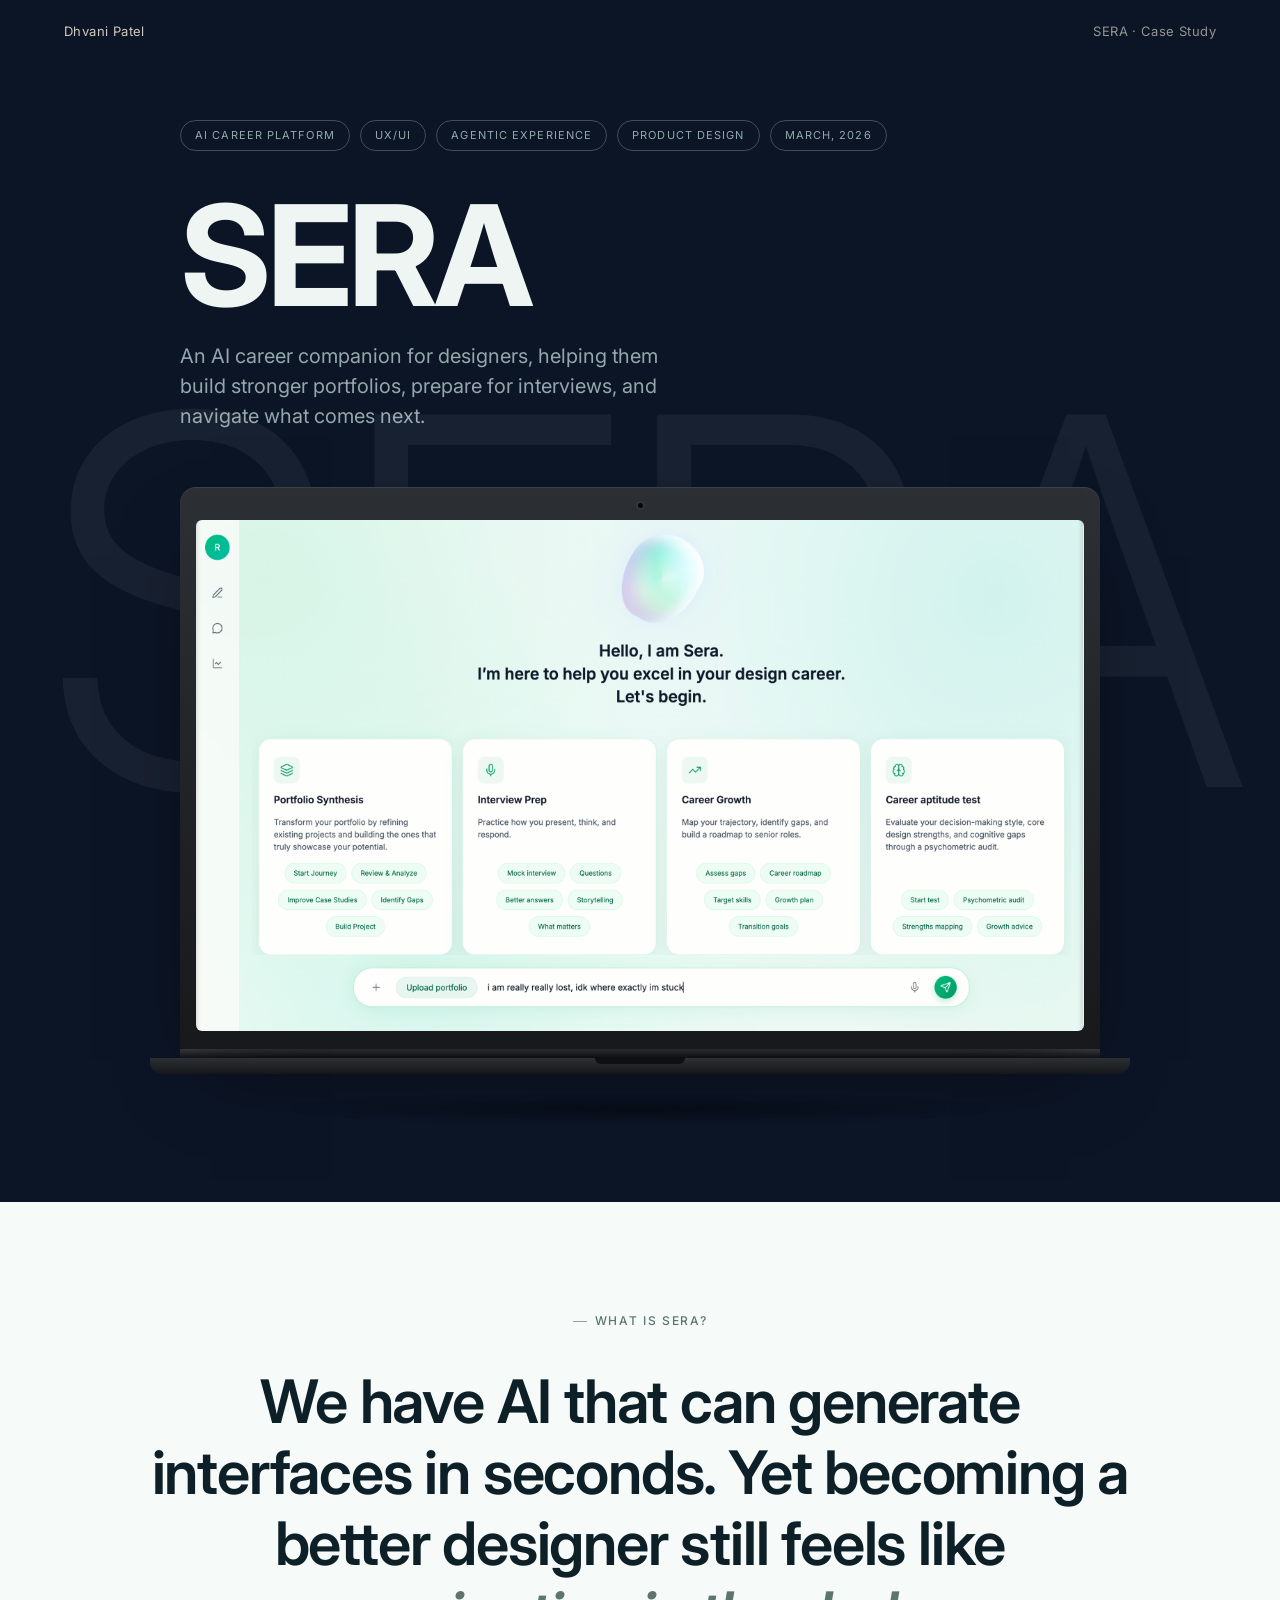
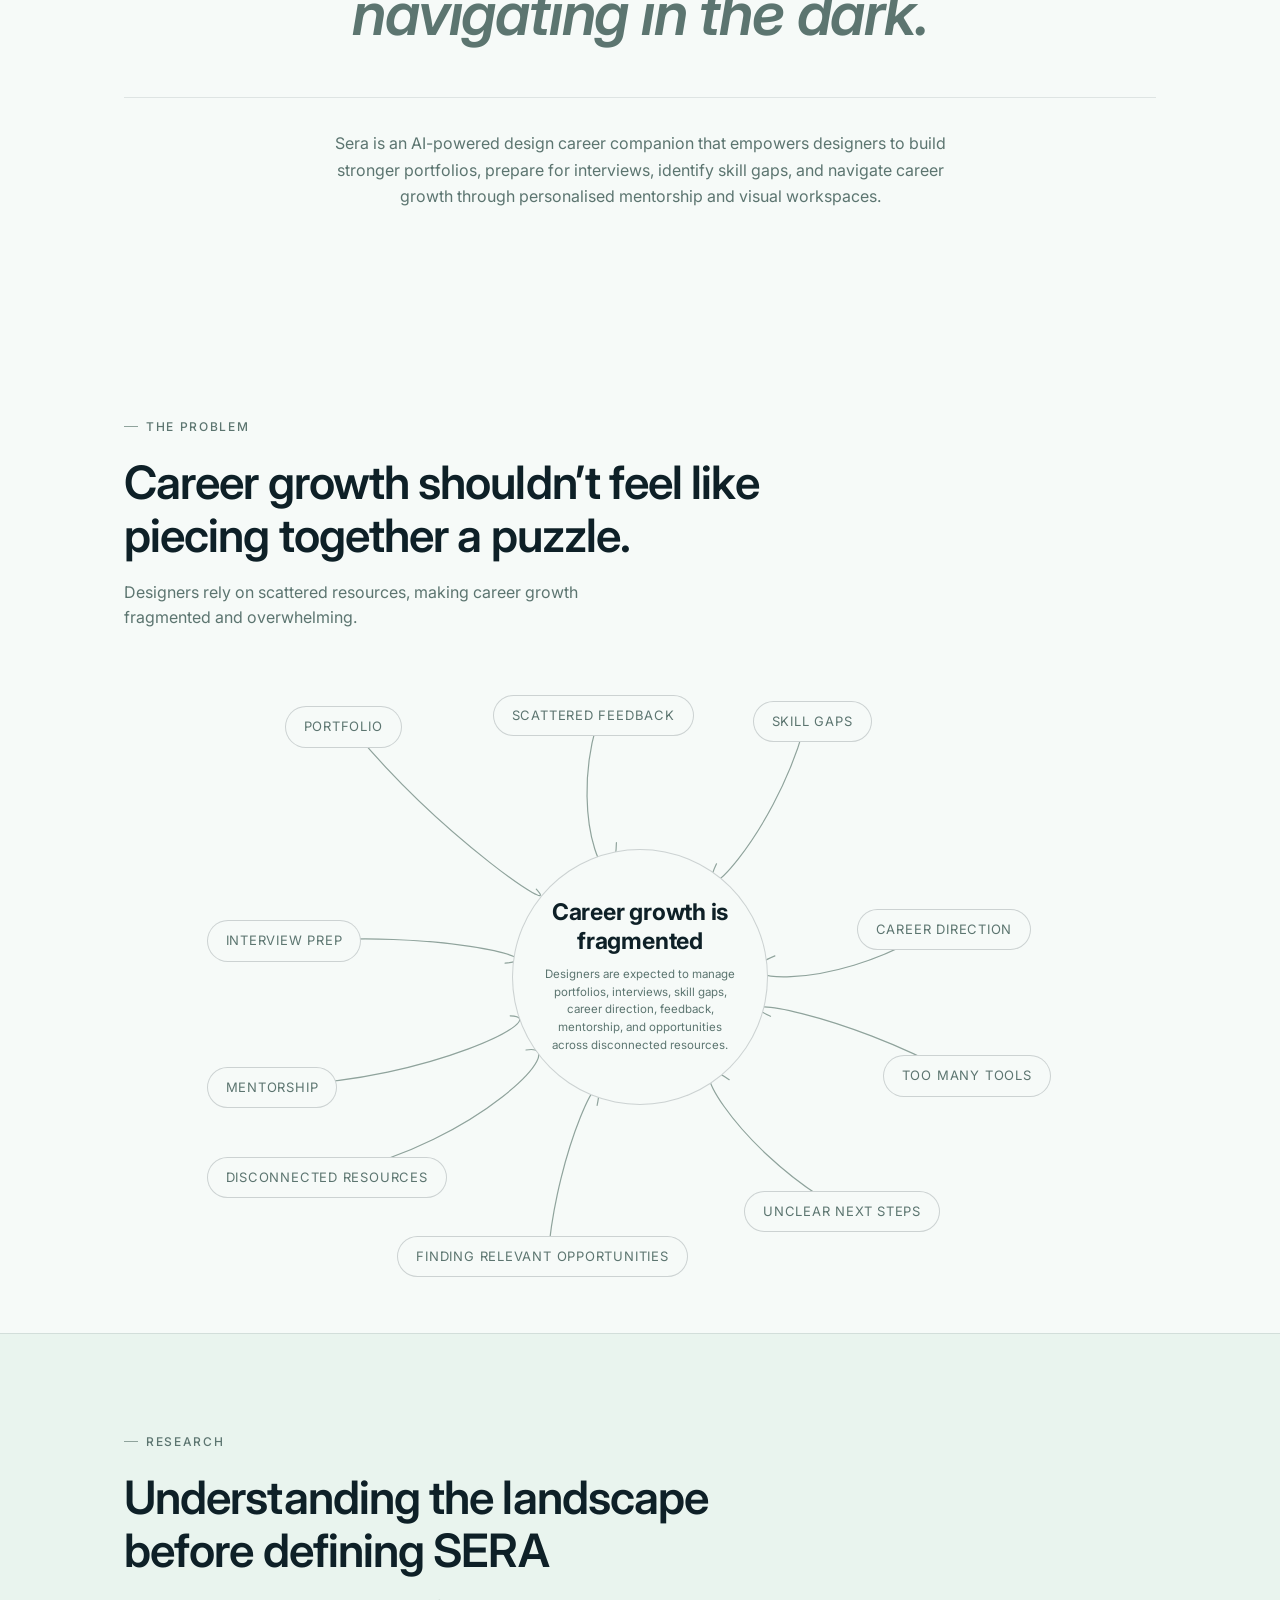
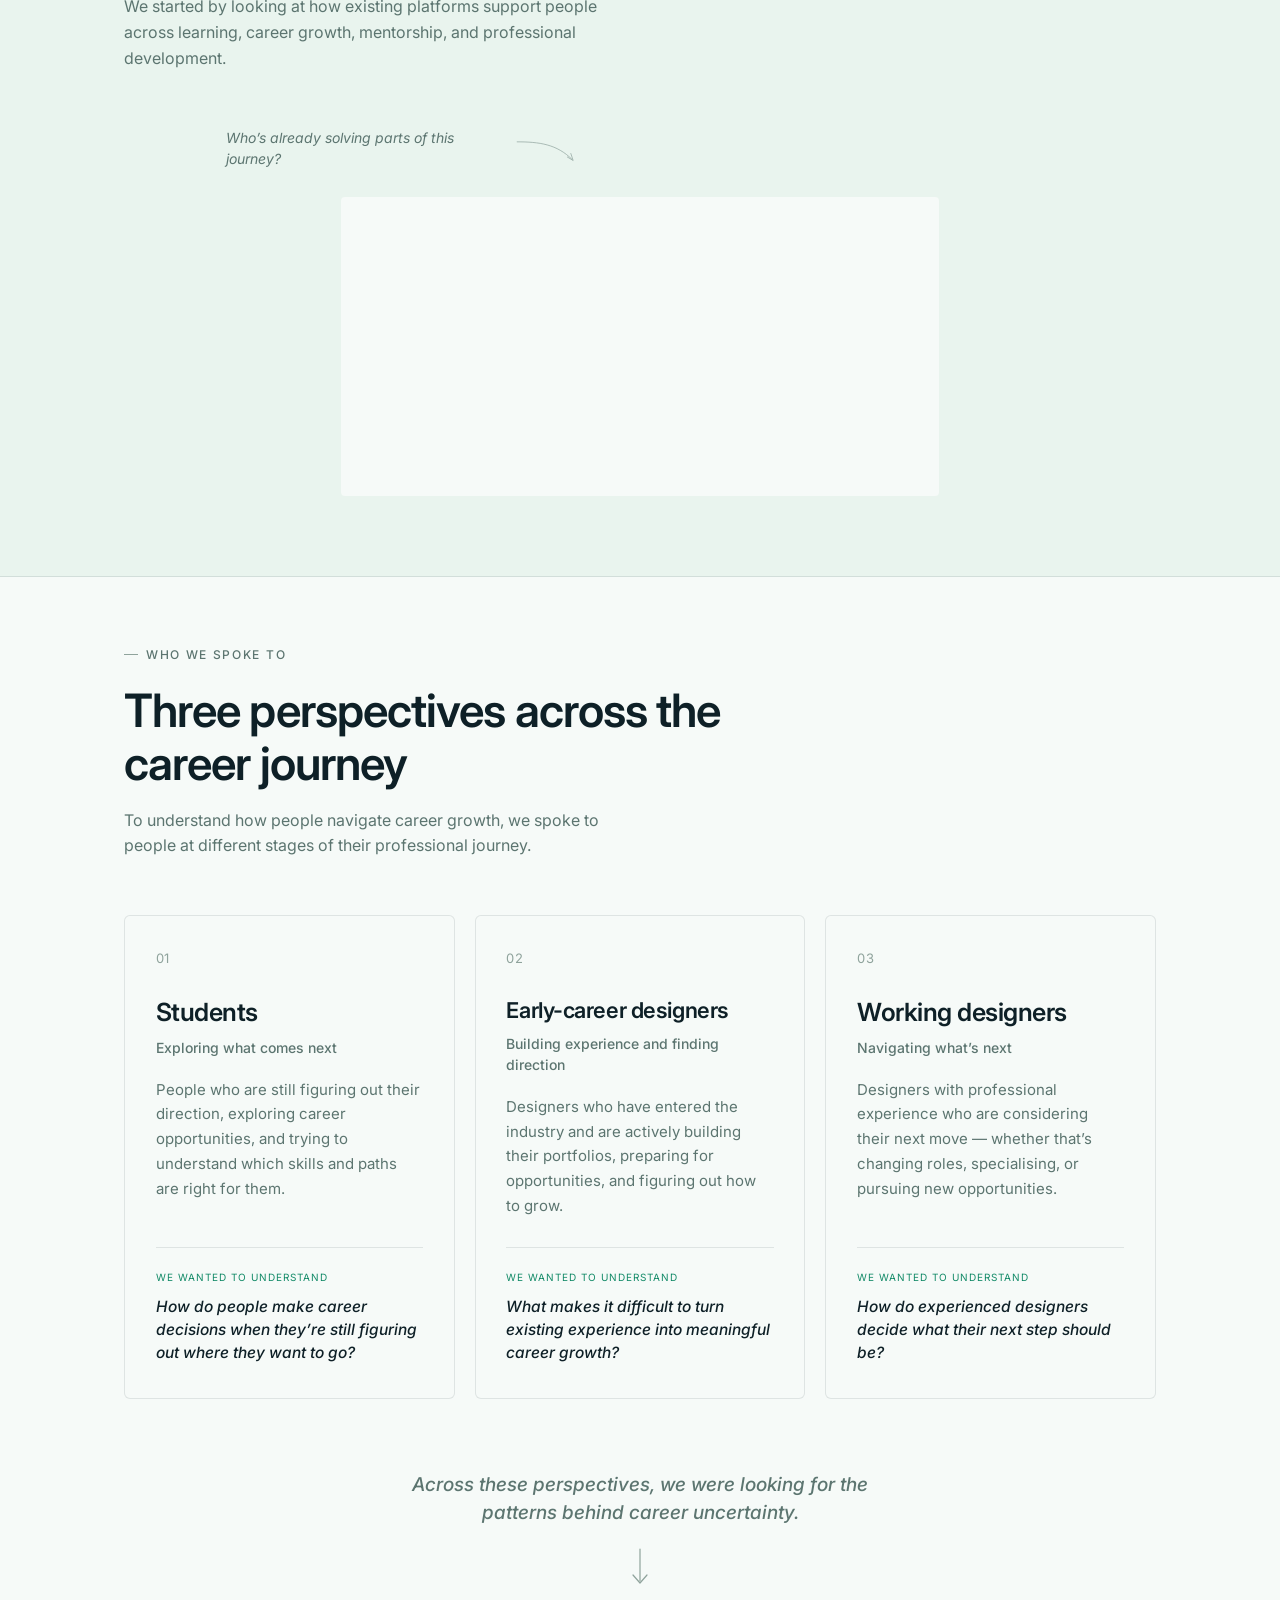
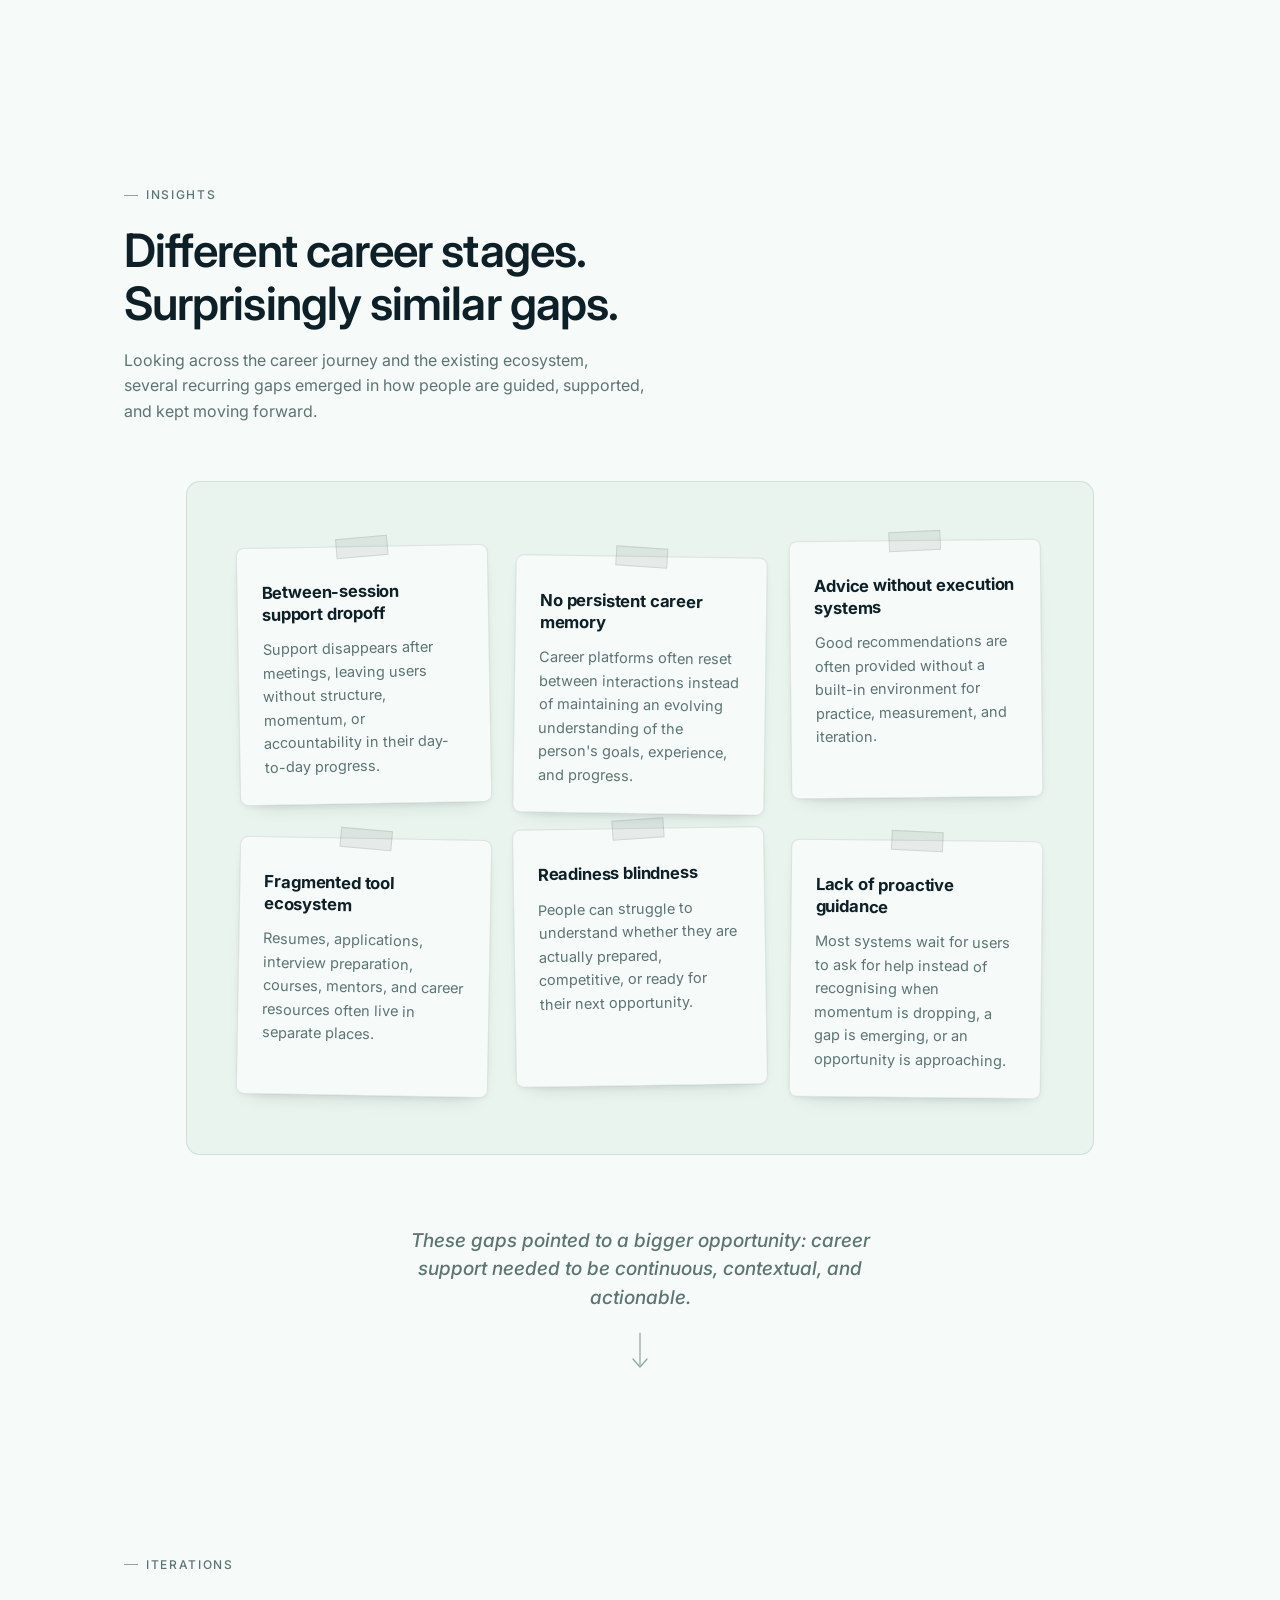
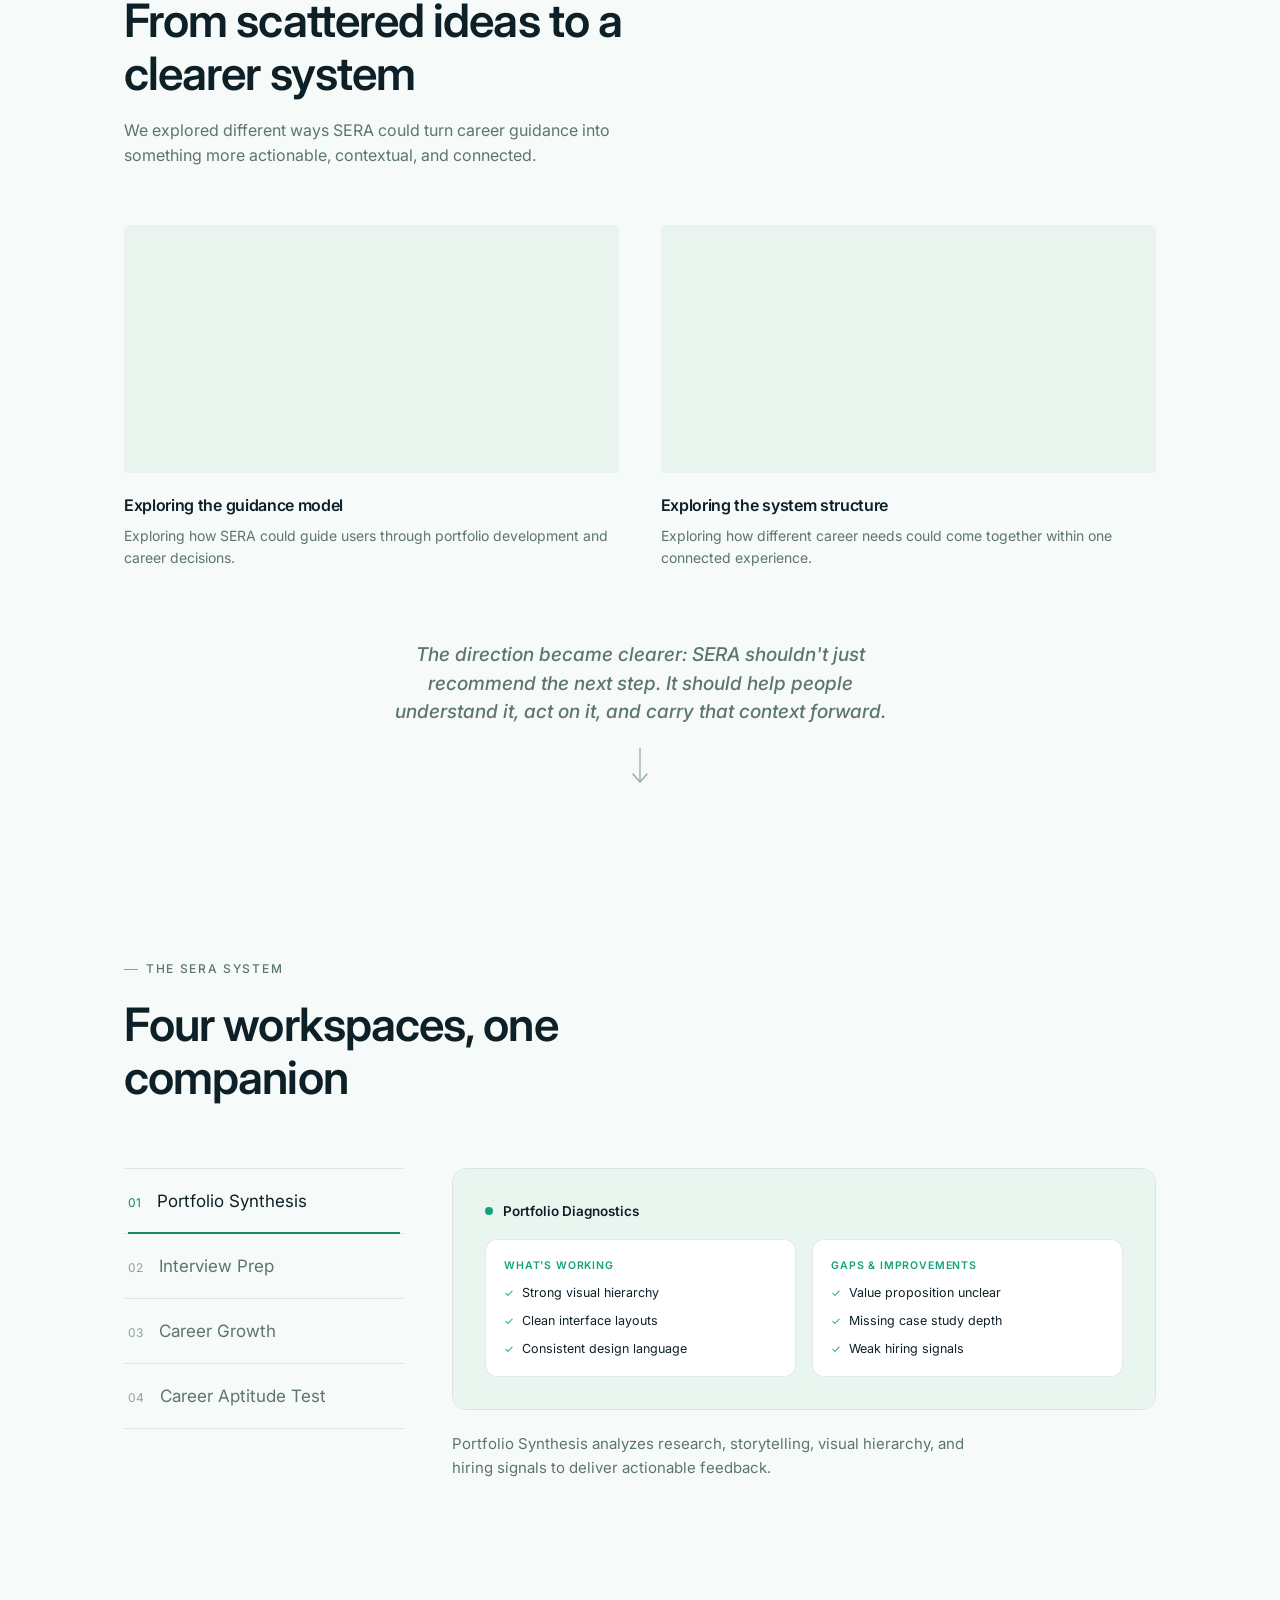
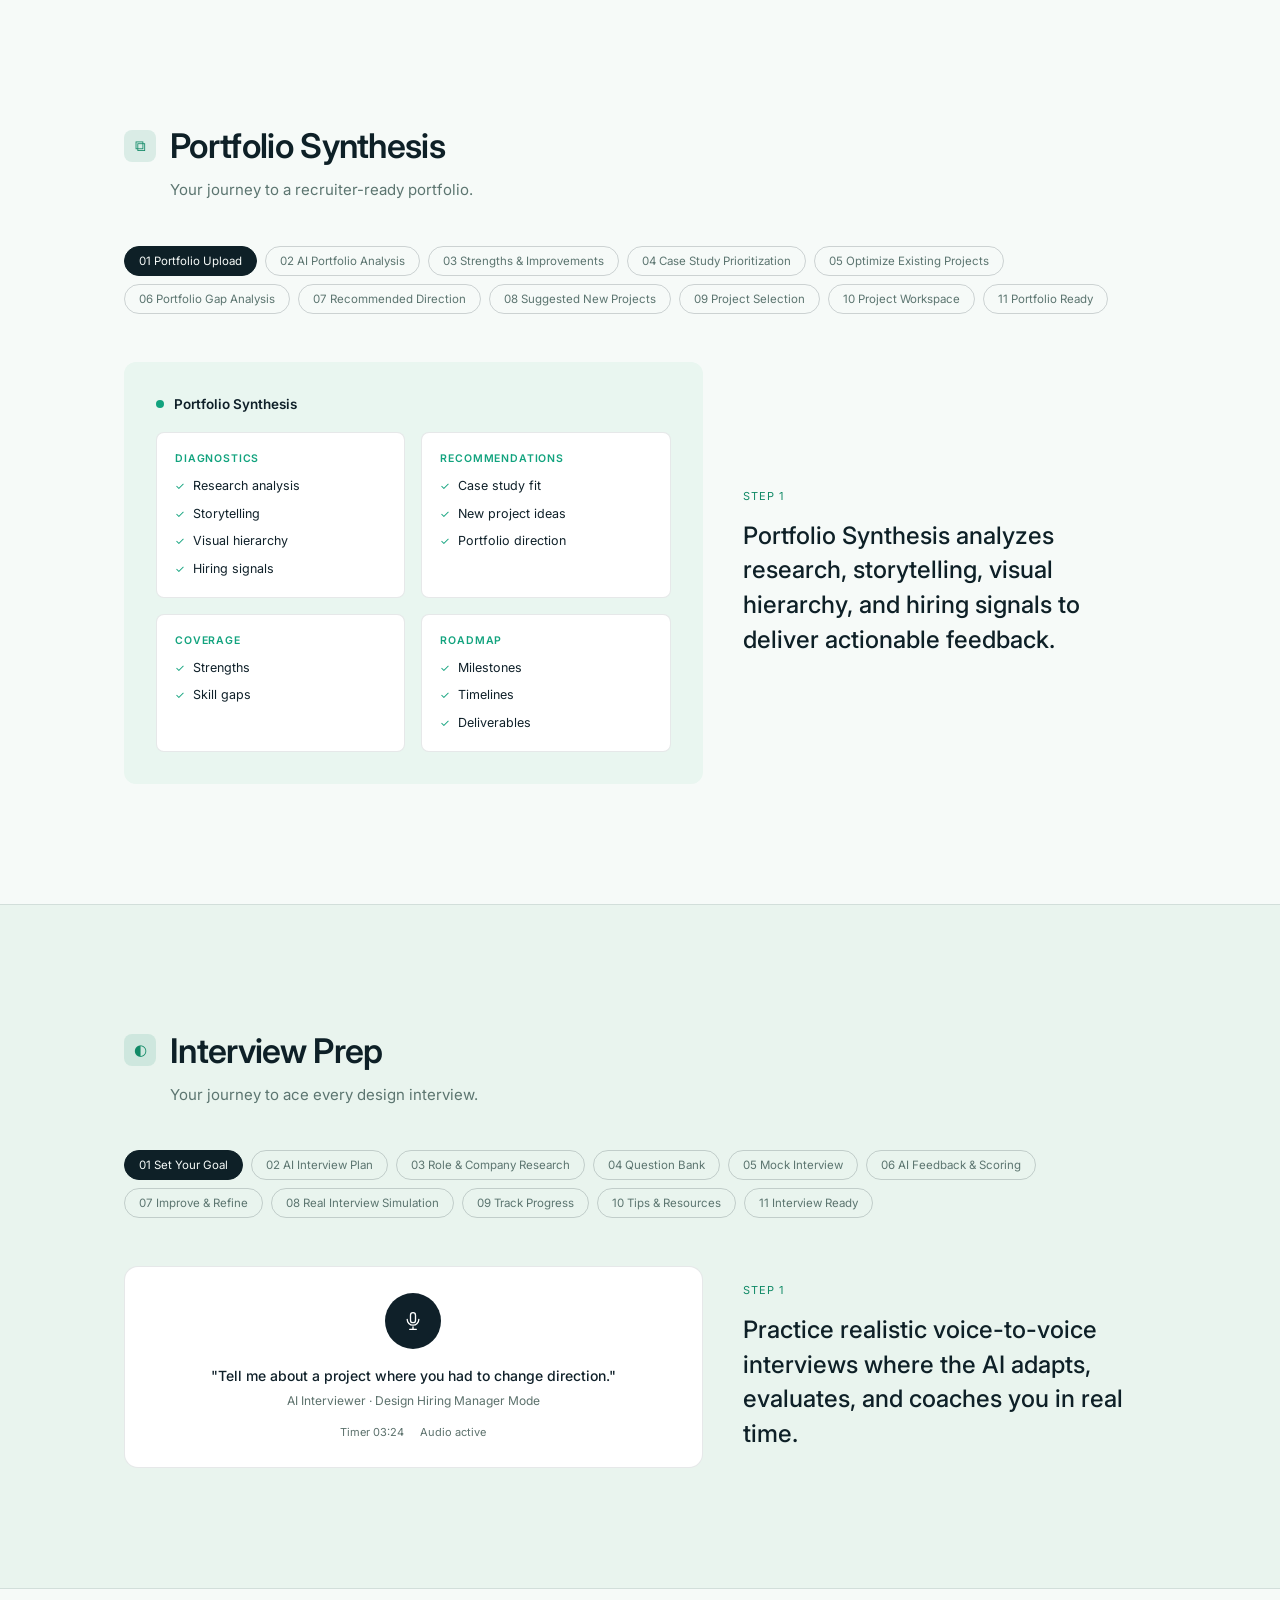
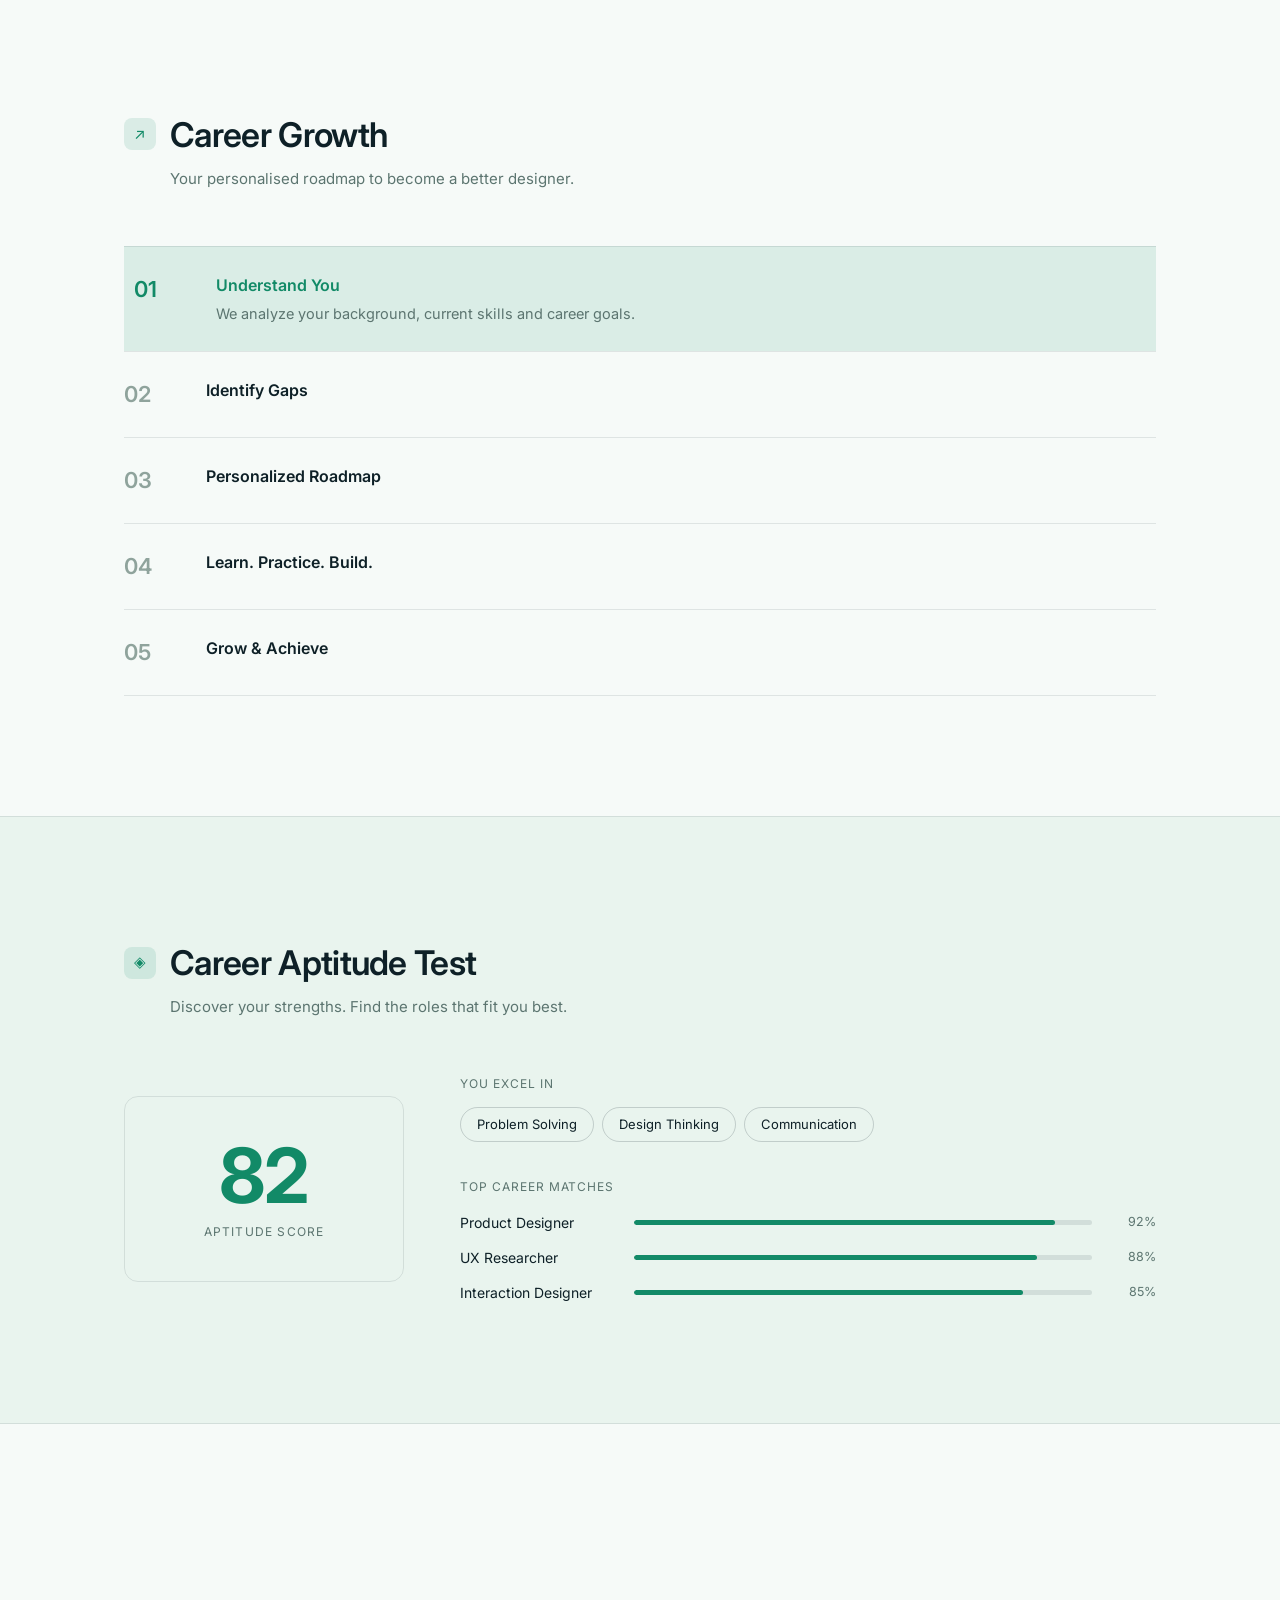
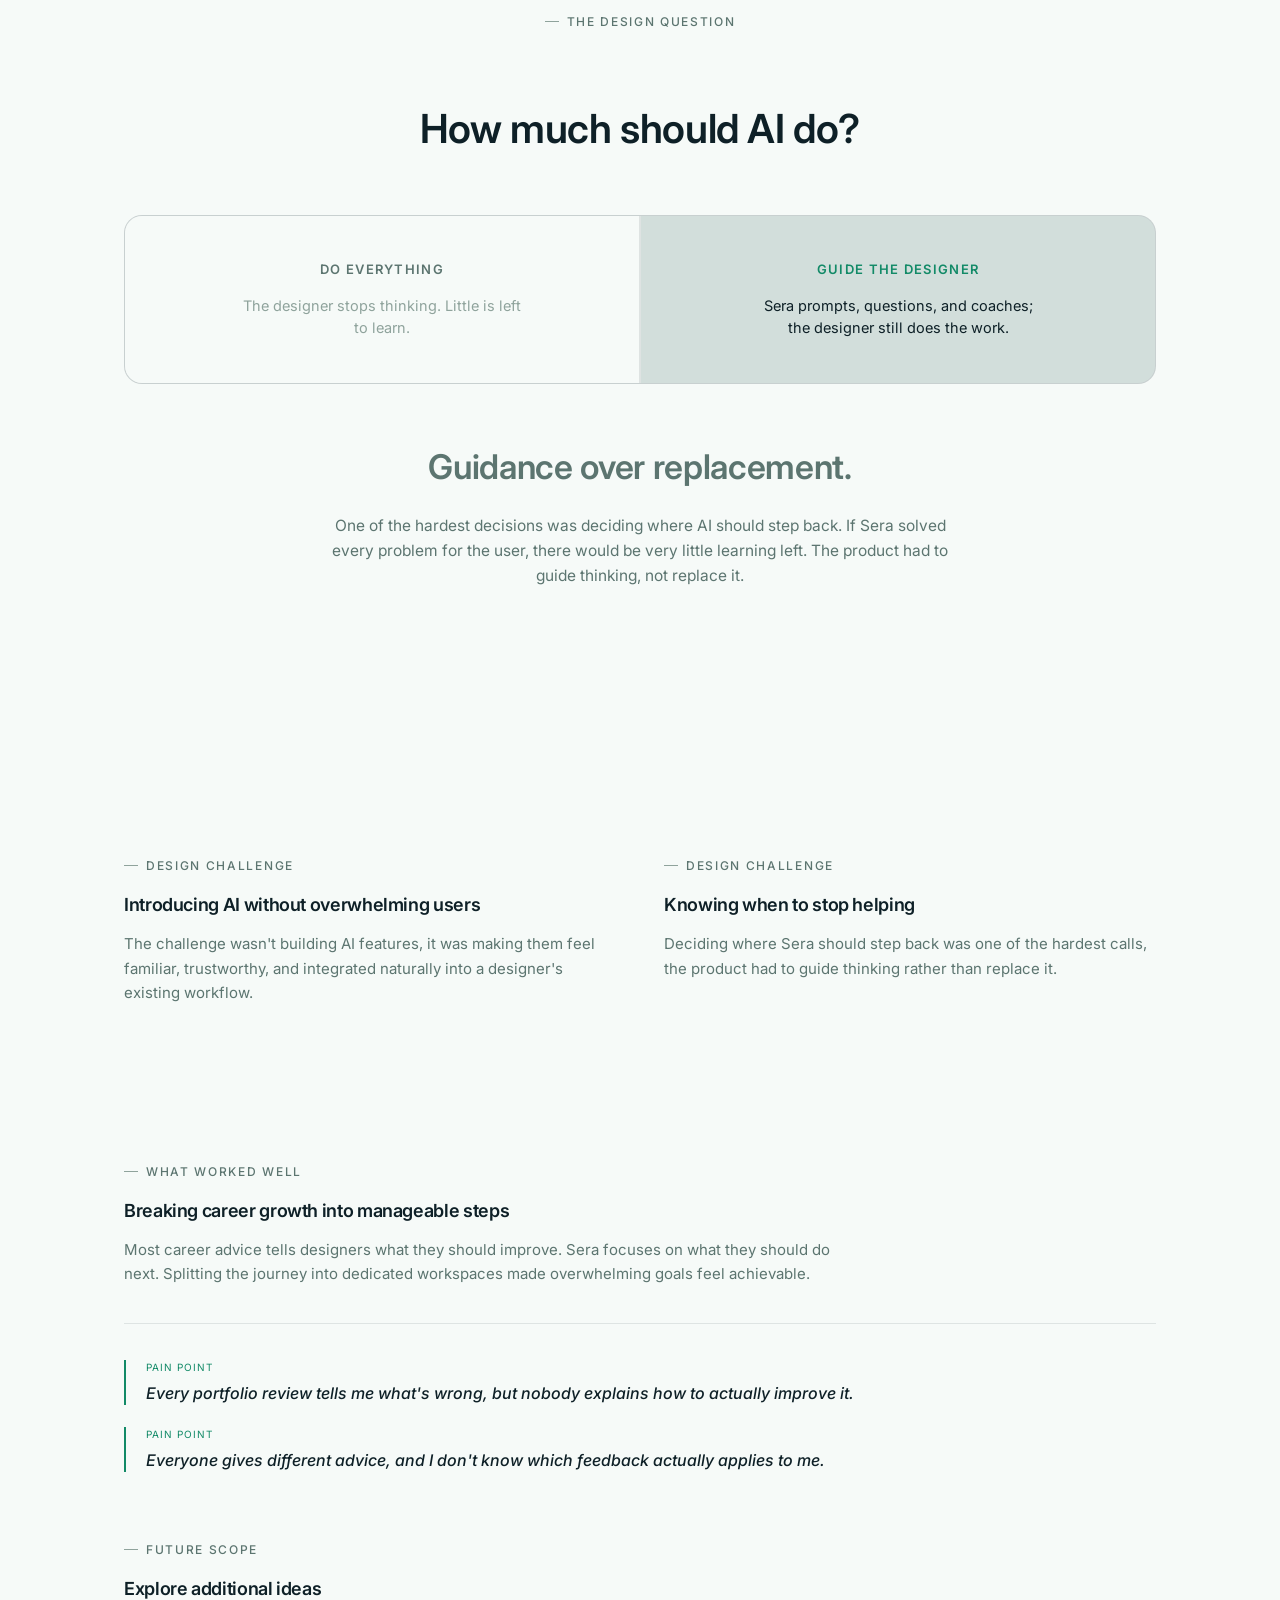
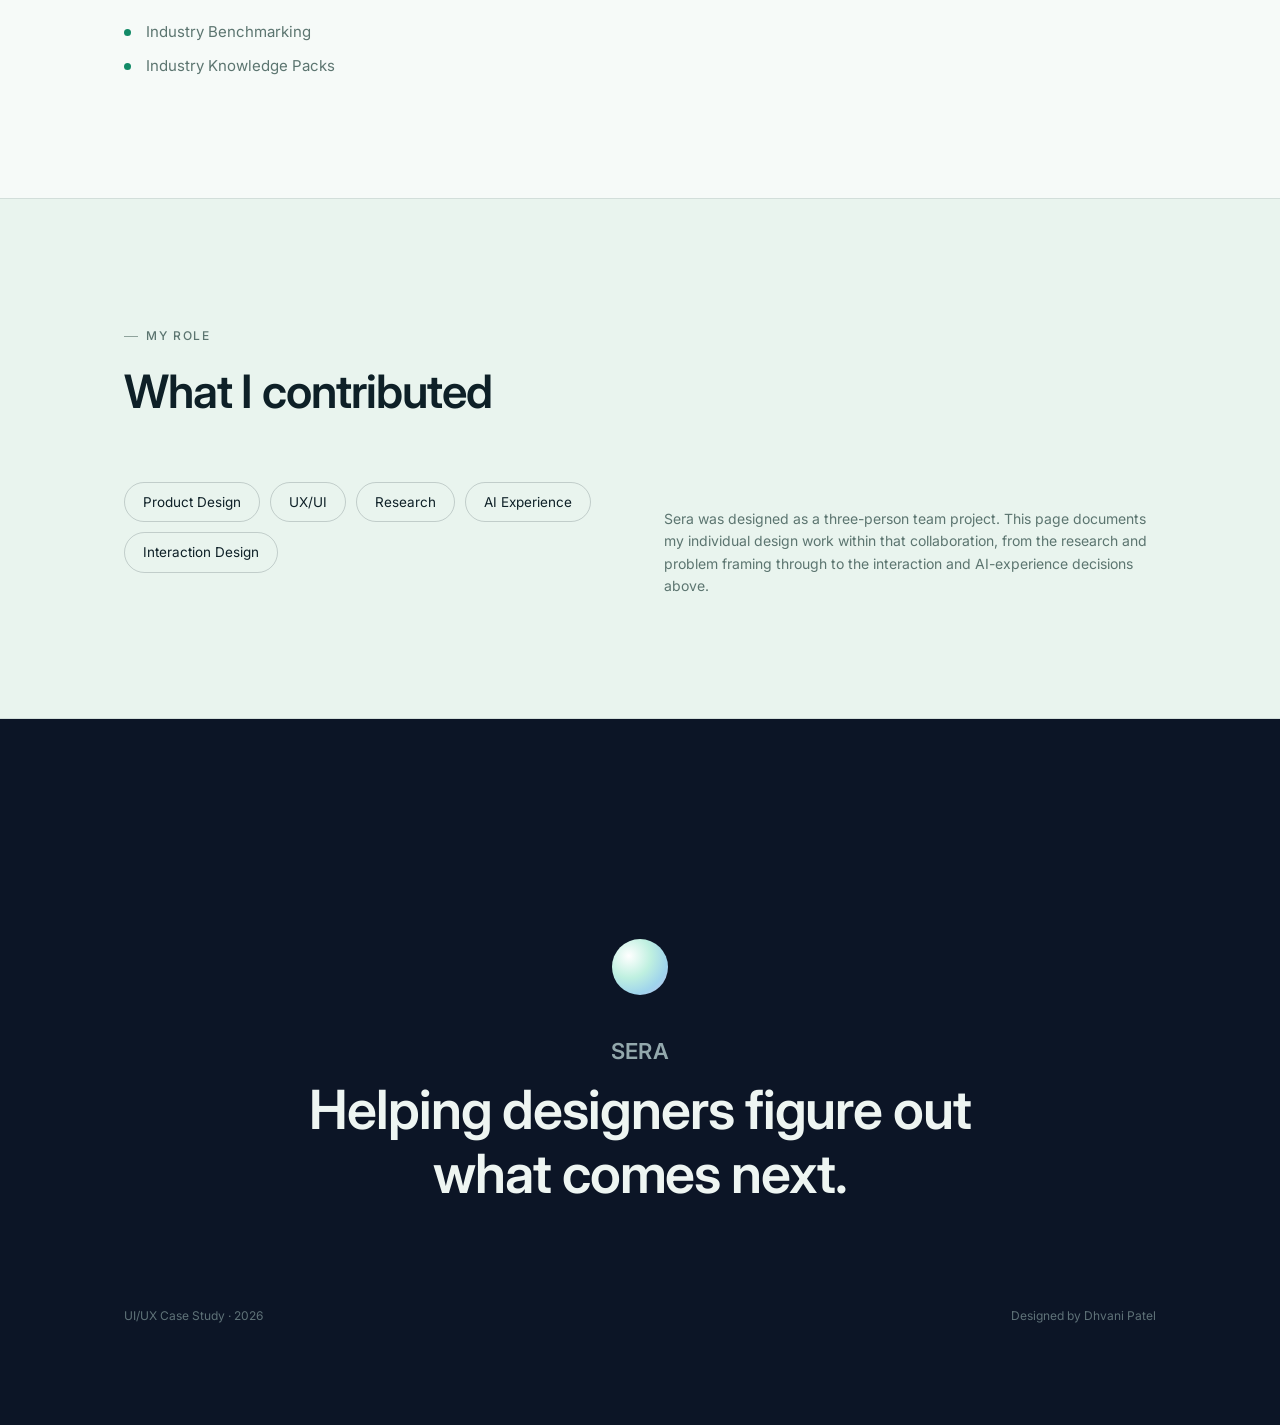
<file: sera-case-study final.html>
<!DOCTYPE html>
<html lang="en">
<head>
<meta charset="UTF-8">
<meta name="viewport" content="width=device-width, initial-scale=1.0">
<title>SERA: Case Study by Dhvani Patel</title>
<link rel="preconnect" href="https://fonts.googleapis.com">
<link rel="preconnect" href="https://fonts.gstatic.com" crossorigin>
<link href="https://fonts.googleapis.com/css2?family=Inter:wght@300;400;500;600;700;800&display=swap" rel="stylesheet">
<style>
  :root{
    --bg:#f6faf8;
    --bg-raised:#e9f4ee;
    --fg:#0e2027;
    --muted:#5c7570;
    --muted-dim:#8fa39c;
    --line:rgba(14,32,39,0.1);
    --line-strong:rgba(14,32,39,0.18);
    --accent:#128a67;
    --accent-soft:rgba(18,138,103,0.12);

    --sera-bg:#e9f6f0;
    --sera-panel:#ffffff;
    --sera-ink:#0f2029;
    --sera-muted:#5c716c;
    --sera-accent:#12a37e;
    --sera-line:rgba(15,32,41,0.1);

    --serif:'Inter', -apple-system, sans-serif;
    --sans:'Inter', -apple-system, sans-serif;

    --container: 1160px;
    --gutter: clamp(24px, 5vw, 64px);
  }

  /* Dark atmospheric sections (hero / system flow / closing) — SERA's navy register */
  .dark-section{
    --bg:#0c1526;
    --bg-raised:#121e34;
    --fg:#eef5f2;
    --muted:#93a8ac;
    --muted-dim:#5f7278;
    --line:rgba(238,245,242,0.13);
    --line-strong:rgba(238,245,242,0.24);
    --accent:#4fd7b8;
    --accent-soft:rgba(79,215,184,0.14);
    background:
      radial-gradient(ellipse 800px 500px at 25% 15%, rgba(79,215,184,0.10), transparent 60%),
      radial-gradient(ellipse 700px 600px at 85% 75%, rgba(140,130,235,0.10), transparent 60%),
      var(--bg);
    color:var(--fg);
  }

  *{box-sizing:border-box; margin:0; padding:0;}
  html{scroll-behavior:smooth;}
  body{
    background:var(--bg);
    color:var(--fg);
    font-family:var(--sans);
    font-size:16px;
    line-height:1.5;
    -webkit-font-smoothing:antialiased;
    overflow-x:hidden;
  }
  ::selection{background:var(--accent); color:#fff;}

  @media (prefers-reduced-motion: reduce){
    *{animation-duration:0.001ms !important; animation-iteration-count:1 !important; transition-duration:0.001ms !important; scroll-behavior:auto !important;}
  }

  a{color:inherit;}
  img{max-width:100%; display:block;}

  .wrap{max-width:var(--container); margin:0 auto; padding-left:var(--gutter); padding-right:var(--gutter);}

  .eyebrow{
    display:inline-flex; align-items:center; gap:8px;
    font-family:var(--sans); font-size:12px; letter-spacing:0.14em; text-transform:uppercase;
    color:var(--muted); font-weight:500;
  }
  .eyebrow::before{content:''; width:14px; height:1px; background:var(--muted-dim);}

  h1,h2,h3{font-family:var(--serif); font-weight:600; letter-spacing:-0.02em;}

  section{position:relative;}

  /* ---------- top bar ---------- */
  .topbar{
    position:fixed; top:0; left:0; right:0; z-index:50;
    display:flex; align-items:center; justify-content:space-between;
    padding:22px var(--gutter);
    font-family:var(--sans); font-size:13px; letter-spacing:0.03em;
    mix-blend-mode:difference;
    pointer-events:none;
  }
  .topbar a{pointer-events:auto; text-decoration:none; color:#fff; opacity:0.85; transition:opacity .2s;}
  .topbar a:hover{opacity:1;}
  .topbar .tag{color:#fff; opacity:0.6;}

  /* ---------- HERO ---------- */
  #hero{
    min-height:100vh;
    display:flex; flex-direction:column; justify-content:center;
    padding-top:120px; padding-bottom:80px;
    position:relative;
    background:var(--bg);
  }
  .hero-bg-word{
    position:absolute; inset:0; display:flex; align-items:center; justify-content:center;
    overflow:hidden; pointer-events:none;
  }
  .hero-bg-word span{
    font-family:var(--serif); font-weight:300;
    font-size:min(40vw, 520px); color:rgba(238,245,242,0.05);
    letter-spacing:-0.02em; white-space:nowrap;
  }
  .hero-meta{
    display:flex; flex-wrap:wrap; gap:10px; margin-bottom:40px;
  }
  .meta-chip{
    font-size:11px; letter-spacing:0.1em; text-transform:uppercase; color:var(--muted);
    border:1px solid var(--line-strong); border-radius:100px; padding:6px 14px;
  }
  .hero-title{
    font-size:clamp(56px, 11vw, 140px); line-height:0.92; color:var(--fg);
    margin-bottom:22px; font-weight:700; letter-spacing:-0.03em;
  }
  .hero-sub{
    font-family:var(--sans); font-size:clamp(16px,2vw,20px); color:var(--muted);
    max-width:520px; margin-bottom:56px; font-weight:400;
  }

  .laptop-mockup{
    position:relative; width:100%; max-width:920px; margin:0 auto;
    transform:translateY(0);
    transition:transform 0.6s cubic-bezier(.2,.7,.2,1);
  }
  .laptop-screen{
    position:relative;
    background:linear-gradient(180deg,#2c3034,#17191b);
    border-radius:16px 16px 4px 4px;
    padding:16px 16px 18px;
    box-shadow:0 40px 80px -30px rgba(0,0,0,0.55), inset 0 1px 0 rgba(255,255,255,0.08);
  }
  .laptop-cam{
    width:5px; height:5px; border-radius:50%; margin:0 auto 12px;
    background:#05060a; box-shadow:0 0 0 2px rgba(255,255,255,0.04);
  }
  .laptop-display{
    position:relative; border-radius:6px; overflow:hidden;
    background:#000; aspect-ratio:1276/734;
  }
  .laptop-display img{width:100%; height:100%; object-fit:cover; display:block;}
  .laptop-hinge{
    height:9px;
    background:linear-gradient(180deg,#3a3e42,#111315);
    border-radius:0 0 3px 3px;
  }
  .laptop-base{
    position:relative; height:16px; margin:0 -30px;
    background:linear-gradient(180deg,#2c3034,#15171a);
    border-radius:0 0 12px 12px;
    box-shadow:0 24px 40px -16px rgba(0,0,0,0.6);
  }
  .laptop-base::before{
    content:''; position:absolute; top:0; left:50%; transform:translateX(-50%);
    width:90px; height:6px; background:#0d0f11; border-radius:0 0 6px 6px;
  }
  .laptop-shadow{
    width:76%; height:26px; margin:22px auto 0;
    background:radial-gradient(ellipse at center, rgba(0,0,0,0.4), rgba(0,0,0,0) 72%);
    filter:blur(2px);
  }

  @media (max-width:560px){
    .laptop-base{margin:0 -14px;}
  }

  /* ---------- HOOK ---------- */
  #hook{padding:clamp(60px,9vw,110px) 0; background:var(--bg);}
  .hook-eyebrow{display:flex; justify-content:center; margin-bottom:36px;}
  .hook-statement{
    font-family:var(--serif); font-weight:600;
    font-size:clamp(28px, 4.8vw, 60px); line-height:1.18; text-align:center;
    max-width:1000px; margin:0 auto; letter-spacing:-0.02em;
  }
  .hook-statement em{font-style:italic; color:var(--muted);}

  .hook-support{
    display:flex; justify-content:center;
    margin-top:48px; padding-top:32px; border-top:1px solid var(--line);
  }
  .hook-support p{max-width:620px; color:var(--muted); font-size:16px; line-height:1.65; text-align:center;}

  .section-head{margin-bottom:64px; max-width:640px;}
  .section-head .eyebrow{margin-bottom:20px;}
  .section-head h2{font-size:clamp(28px,4.2vw,46px); line-height:1.15;}

  /* ---------- RESEARCH ---------- */
  #research{padding:clamp(50px,8vw,90px) 0 clamp(50px,7vw,80px); background:var(--bg-raised); border-top:1px solid var(--line); border-bottom:1px solid var(--line);}
  .research-head{margin-bottom:56px;}
  .research-support{max-width:520px; color:var(--muted); font-size:16px; line-height:1.6; margin-top:18px;}

  .research-annotation{
    display:flex; align-items:flex-end; gap:14px;
    margin:0 0 28px clamp(0px,8vw,120px);
    max-width:360px;
  }
  .research-annotation span{
    font-family:var(--sans); font-size:14px; font-style:italic;
    color:var(--muted); line-height:1.5; white-space:normal;
  }
  .annotation-arrow{width:70px; height:36px; flex-shrink:0; overflow:visible; transform:translateY(6px);}
  .annotation-arrow path{transition:stroke-dashoffset 1.1s ease .2s;}

  .research-video-wrap{
    position:relative;
    width:min(58%, 720px);
    margin:0 auto;
    border-radius:4px;
    overflow:hidden;
    background:var(--bg);
  }
  .research-video{
    display:block; width:100%; height:auto;
    clip-path:inset(3% 0 0 0);
  }
  .research-video-toggle{
    position:absolute; bottom:16px; left:16px; width:42px; height:42px; border-radius:50%;
    border:none; background:rgba(12,21,38,0.82); backdrop-filter:blur(6px); color:#fff;
    display:flex; align-items:center; justify-content:center; z-index:6;
    opacity:0; transform:scale(0.72) translateY(8px);
    transition:opacity .3s ease, transform .3s cubic-bezier(.2,.8,.2,1), background .2s ease;
    cursor:pointer;
  }
  .research-video-wrap:hover .research-video-toggle,
  .research-video-toggle:focus-visible{opacity:1; transform:scale(1) translateY(0);}
  .research-video-toggle:hover{background:rgba(12,21,38,0.95);}
  .research-video-toggle svg{width:16px; height:16px;}
  .research-video-toggle .icon-play{display:block;}
  .research-video-toggle .icon-pause{display:none;}
  .research-video-toggle.is-playing .icon-play{display:none;}
  .research-video-toggle.is-playing .icon-pause{display:block;}

  .reveal-el{opacity:0; transform:translateY(14px); transition:opacity .7s ease, transform .7s ease;}
  .reveal-el.in{opacity:1; transform:translateY(0);}
  .research-video-wrap.reveal-el{transform:scale(0.97); transition:opacity .8s ease, transform .8s ease;}
  .research-video-wrap.reveal-el.in{transform:scale(1);}
  .research-annotation.in .annotation-arrow path{stroke-dashoffset:0;}

  @media (max-width:900px){
    .research-annotation{margin-left:0; max-width:100%;}
    .research-video-wrap{width:100%;}
  }

  /* ---------- WHO WE SPOKE TO ---------- */
  #spoke-to{padding:clamp(40px,6vw,60px) 0 clamp(60px,9vw,100px);}
  .spoke-head{margin-bottom:56px;}

  .spoke-cards{display:grid; grid-template-columns:repeat(3, 1fr); gap:20px;}
  .spoke-card{
    display:flex; flex-direction:column;
    border:1px solid var(--line); border-radius:6px; background:var(--bg);
    padding:clamp(28px,2.6vw,40px) clamp(24px,2.4vw,34px);
    transition:transform .35s cubic-bezier(.2,.8,.2,1), border-color .35s ease, opacity .35s ease;
  }
  .spoke-card .idx{
    font-family:var(--sans); font-size:13px; letter-spacing:0.04em;
    color:var(--muted-dim); margin-bottom:28px;
  }
  .spoke-card h3{
    font-size:clamp(21px,2vw,25px); line-height:1.2; margin-bottom:10px;
    transition:color .35s ease;
  }
  .spoke-card:nth-child(2) h3{font-size:clamp(18px,1.7vw,22px); white-space:nowrap;}
  @media (max-width:400px){ .spoke-card:nth-child(2) h3{white-space:normal;} }
  .spoke-card .descriptor{
    font-family:var(--sans); font-weight:500; font-size:14px; color:var(--muted); margin-bottom:20px;
  }
  .spoke-card .desc{color:var(--muted); font-size:15px; line-height:1.65; margin-bottom:28px;}
  .spoke-card .spoke-divider{
    margin-top:auto; padding-top:22px; border-top:1px solid var(--line);
  }
  .spoke-card .spoke-label{
    display:block; font-size:10px; letter-spacing:0.1em; text-transform:uppercase;
    color:var(--accent); margin-bottom:10px;
  }
  .spoke-card .spoke-question{
    font-family:var(--serif); font-weight:500; font-style:italic; font-size:15.5px; line-height:1.5; color:var(--fg);
  }

  .spoke-cards:hover .spoke-card{opacity:0.6;}
  .spoke-cards .spoke-card:hover{
    opacity:1; transform:translateY(-4px); border-color:var(--line-strong);
  }
  .spoke-cards .spoke-card:hover h3{color:var(--accent);}

  .spoke-transition{
    text-align:center; max-width:520px; margin:clamp(48px,6vw,72px) auto 0;
    display:flex; flex-direction:column; align-items:center; gap:20px;
  }
  .spoke-transition p{
    font-family:var(--serif); font-style:italic; font-weight:500;
    font-size:clamp(16px,1.8vw,19px); line-height:1.5; color:var(--muted);
  }
  .spoke-transition-arrow{width:24px; height:40px; overflow:visible;}
  .spoke-transition-arrow path{transition:stroke-dashoffset 1.1s ease .2s;}
  .spoke-transition.in .spoke-transition-arrow path{stroke-dashoffset:0;}

  @media (max-width:980px){
    .spoke-cards{grid-template-columns:1fr 1fr;}
    .spoke-cards .spoke-card:nth-child(3){grid-column:1 / -1;}
  }
  @media (max-width:680px){
    .spoke-cards{grid-template-columns:1fr; gap:16px;}
    .spoke-cards .spoke-card:nth-child(3){grid-column:auto;}
  }

  /* ---------- PROBLEM (signature) ---------- */
  #problem{padding:clamp(60px,8vw,90px) 0 clamp(50px,7vw,75px); position:relative;}
  .problem-inner{width:100%;}
  .frag-field{
    position:relative; height:clamp(220px,32vw,340px); margin-bottom:56px;
  }
  .frag-item{
    position:absolute; font-size:13px; letter-spacing:0.06em; text-transform:uppercase;
    color:var(--muted); border:1px solid var(--line-strong); border-radius:100px;
    padding:10px 20px; white-space:nowrap;
    transition:top 1.1s cubic-bezier(.16,.9,.2,1), left 1.1s cubic-bezier(.16,.9,.2,1),
               transform 1.1s cubic-bezier(.16,.9,.2,1), opacity 0.8s ease;
  }
  .frag-word{
    position:absolute; top:50%; left:50%; transform:translate(-50%,-50%);
    font-family:var(--serif); font-weight:700; font-size:clamp(36px,7vw,96px); color:var(--fg);
    opacity:0; transition:opacity 1s ease 0.6s; letter-spacing:-0.02em;
  }
  .frag-field.merged .frag-word{opacity:1;}
  .frag-field.merged .frag-item{opacity:0;}

  /* Problem section: many scattered issues feeding into one central
     problem. Core appears first, issues and connector lines follow. */
  .problem-web{
    position:relative; width:min(84%, 1060px); margin:0 auto;
    height:clamp(560px,44vw,720px);
  }
  .problem-web-lines{position:absolute; inset:0; width:100%; height:100%; overflow:visible; pointer-events:none; z-index:1;}
  .problem-web-lines path{
    fill:none; stroke:var(--muted-dim); stroke-width:1.2; stroke-linecap:round;
    stroke-dasharray:1; stroke-dashoffset:1; transition:stroke-dashoffset 1s ease;
  }
  .problem-web-lines path.in{stroke-dashoffset:0;}

  .problem-core{
    position:absolute; top:50%; left:50%; z-index:3;
    width:clamp(230px,20vw,300px); aspect-ratio:1/1; border-radius:50%;
    border:1px solid var(--line-strong); background:var(--bg);
    display:flex; align-items:center; justify-content:center;
    opacity:0; transform:translate(-50%,-50%) scale(0.92);
    transition:opacity .8s ease, transform .8s cubic-bezier(.2,.8,.2,1);
  }
  .problem-core.in{opacity:1; transform:translate(-50%,-50%) scale(1);}
  .problem-core-inner{max-width:190px; text-align:center;}
  .problem-core-title{
    font-family:var(--serif); font-weight:700; font-size:clamp(18px,1.9vw,23px);
    line-height:1.25; letter-spacing:-0.01em; color:var(--fg); margin-bottom:10px;
  }
  .problem-core-support{font-family:var(--sans); font-size:11.5px; line-height:1.55; color:var(--muted);}

  .problem-issue{
    position:absolute; z-index:2;
    font-size:13px; letter-spacing:0.06em; text-transform:uppercase;
    color:var(--muted); border:1px solid var(--line-strong); border-radius:100px;
    padding:10px 18px; white-space:nowrap; background:var(--bg);
    opacity:0; transform:translateY(10px) scale(0.96);
    transition:opacity .8s ease, transform .8s cubic-bezier(.2,.8,.2,1);
  }
  .problem-issue.in{opacity:1; transform:translateY(0) scale(1);}

  .pi-portfolio{top:2%; left:9%;}
  .pi-skillgaps{top:1%; left:63%;}
  .pi-feedback{top:0%; left:33%;}
  .pi-interview{top:40%; left:0%;}
  .pi-mentorship{top:66%; left:0%;}
  .pi-career{top:38%; left:75%;}
  .pi-tools{top:64%; left:78%;}
  .pi-next{top:88%; left:62%;}
  .pi-resources{top:82%; left:0%;}
  .pi-opportunities{top:96%; left:22%;}

  @media (max-width:980px){
    .problem-web{width:92%; height:clamp(600px,68vw,740px);}
    .problem-core{width:clamp(200px,26vw,250px);}
    .pi-skillgaps{top:0%; left:68%;}
    .pi-feedback{top:0%; left:34%;}
    .pi-mentorship{top:66%; left:0%;}
    .pi-resources{top:82%; left:0%;}
    .pi-next{top:88%; left:66%;}
    .pi-opportunities{top:96%; left:16%;}
  }

  @media (max-width:760px){
    .problem-web{width:100%; height:820px;}
    .problem-core{width:190px;}
    .problem-core-inner{max-width:150px;}
    .problem-issue{font-size:11.5px; padding:9px 15px;}
    /* Five issues stack above the core, five below, staggered left and
       right so it reads as a compact cluster rather than a vertical list. */
    .pi-portfolio{top:0%; left:2%;}
    .pi-skillgaps{top:7%; left:44%;}
    .pi-feedback{top:14%; left:8%;}
    .pi-interview{top:21%; left:38%;}
    .pi-career{top:28%; left:4%;}
    .pi-mentorship{top:66%; left:4%;}
    .pi-tools{top:73%; left:40%;}
    .pi-next{top:80%; left:10%;}
    .pi-resources{top:87%; left:28%;}
    .pi-opportunities{top:94%; left:4%;}
  }

  .problem-copy h2{font-size:clamp(26px,4vw,42px); max-width:760px; margin-bottom:36px; line-height:1.2;}
  .ps-grid{display:grid; grid-template-columns:1fr 1fr; gap:72px; position:relative; align-items:start;}
  .ps-card{border:1px solid var(--line); border-radius:22px 22px 22px 6px; padding:32px 28px 28px; position:relative; background:var(--bg);}
  .ps-card .ps-tab{
    position:absolute; top:-16px; left:26px; background:var(--bg);
    border:1px solid var(--line-strong); border-radius:100px; padding:6px 16px;
    font-family:var(--sans); font-size:11.5px; letter-spacing:0.1em; text-transform:uppercase; color:var(--muted);
  }
  .ps-card .ps-tab.solution{color:var(--accent); border-color:var(--accent);}
  .ps-card.ps-solution{margin-top:64px; border-radius:22px 22px 6px 22px;}
  .ps-card p{font-size:16px; line-height:1.6; color:var(--fg);}
  .ps-arrow{position:absolute; width:64px; height:64px; left:calc(50% - 32px); top:64px; color:var(--muted-dim); z-index:2;}
  @media (max-width:760px){ .ps-grid{grid-template-columns:1fr;} .ps-card.ps-solution{margin-top:0;} .ps-arrow{display:none;} }

  /* ---------- INSIGHTS (research wall) ---------- */
  #insight{padding:clamp(60px,8vw,90px) 0 clamp(60px,7vw,85px);}
  .insight-head{margin-bottom:56px;}

  .insight-wall{
    position:relative; width:min(88%, 1040px); margin:0 auto;
    background:var(--bg-raised); border:1px solid var(--line);
    border-radius:14px; padding:clamp(40px,5vw,64px) clamp(28px,4vw,52px);
    opacity:0; transform:scale(0.98); transition:opacity .8s ease, transform .8s cubic-bezier(.2,.8,.2,1);
  }
  .insight-wall.in{opacity:1; transform:scale(1);}

  .insight-cards{display:grid; grid-template-columns:repeat(3, 1fr); gap:28px 24px;}
  .insight-card{
    position:relative; background:var(--bg); border:1px solid var(--line);
    border-radius:8px; padding:34px 24px 26px;
    box-shadow:0 10px 22px -16px rgba(14,32,39,0.28), 0 2px 6px -2px rgba(14,32,39,0.08);
    opacity:0; transition:opacity .7s ease, transform .5s cubic-bezier(.2,.8,.2,1), box-shadow .35s ease;
    transform:translateY(calc(var(--iy, 0px) + 14px)) rotate(var(--irot, 0deg));
  }
  .insight-card.in{
    opacity:1; transform:translateY(var(--iy, 0px)) rotate(var(--irot, 0deg));
  }
  .insight-card:hover{
    transform:translateY(calc(var(--iy, 0px) - 6px)) rotate(calc(var(--irot, 0deg) * 0.25));
    box-shadow:0 18px 34px -18px rgba(14,32,39,0.32), 0 4px 10px -2px rgba(14,32,39,0.1);
    z-index:2;
  }
  .insight-tape{
    position:absolute; top:0; left:50%; width:52px; height:20px;
    background:rgba(14,32,39,0.07); border:1px solid rgba(14,32,39,0.1);
    transform:translate(-50%,-50%) rotate(var(--taperot, -3deg));
  }
  .insight-card h3{
    font-family:var(--serif); font-weight:700; font-size:clamp(15px,1.3vw,17px);
    line-height:1.3; letter-spacing:-0.01em; margin-bottom:12px;
  }
  .insight-card p{color:var(--muted); font-size:14.5px; line-height:1.62;}

  @media (max-width:900px){
    .insight-cards{grid-template-columns:1fr 1fr;}
  }
  @media (max-width:640px){
    .insight-cards{grid-template-columns:1fr; gap:32px;}
    .insight-card{transform:translateY(calc(var(--iy,0px) * 0.4 + 14px)) rotate(calc(var(--irot,0deg) * 0.6));}
    .insight-card.in{transform:translateY(calc(var(--iy,0px) * 0.4)) rotate(calc(var(--irot,0deg) * 0.6));}
  }

  /* ---------- ITERATIONS ---------- */
  #iterations{padding:clamp(60px,8vw,90px) 0 clamp(60px,7vw,85px);}
  .iterations-head{margin-bottom:56px;}

  .iter-videos{display:grid; grid-template-columns:1fr 1fr; gap:4%;}
  .iter-col{
    opacity:0; transition:opacity .8s ease, transform .8s cubic-bezier(.2,.8,.2,1);
  }
  .iter-col.in{opacity:1; transform:translateX(0);}
  .iter-col-left{transform:translateX(-14px);}
  .iter-col-right{transform:translateX(14px);}

  .iter-video-wrap{
    position:relative; border-radius:4px; overflow:hidden; background:var(--bg-raised);
  }
  .iter-video{display:block; width:100%; height:auto;}
  .iter-video-toggle{
    position:absolute; bottom:16px; left:16px; width:42px; height:42px; border-radius:50%;
    border:none; background:rgba(12,21,38,0.82); backdrop-filter:blur(6px); color:#fff;
    display:flex; align-items:center; justify-content:center; z-index:6;
    opacity:0; transform:scale(0.72) translateY(8px);
    transition:opacity .3s ease, transform .3s cubic-bezier(.2,.8,.2,1), background .2s ease;
    cursor:pointer;
  }
  .iter-video-wrap:hover .iter-video-toggle,
  .iter-video-toggle:focus-visible{opacity:1; transform:scale(1) translateY(0);}
  .iter-video-toggle:hover{background:rgba(12,21,38,0.95);}
  .iter-video-toggle svg{width:16px; height:16px;}
  .iter-video-toggle .icon-play{display:block;}
  .iter-video-toggle .icon-pause{display:none;}
  .iter-video-toggle.is-playing .icon-play{display:none;}
  .iter-video-toggle.is-playing .icon-pause{display:block;}

  .iter-caption{margin-top:20px;}
  .iter-caption h3{font-family:var(--sans); font-weight:600; font-size:16px; margin-bottom:8px; color:var(--fg);}
  .iter-caption p{color:var(--muted); font-size:14px; line-height:1.6;}

  @media (max-width:760px){
    .iter-videos{grid-template-columns:1fr; gap:48px;}
    .iter-col-left, .iter-col-right{transform:translateY(14px);}
  }

  /* ---------- WORKSPACES selector ---------- */
  #workspaces{padding:80px 0 120px;}
  .ws-layout{display:grid; grid-template-columns:280px 1fr; gap:48px; margin-top:56px;}
  .ws-list{display:flex; flex-direction:column; border-top:1px solid var(--line);}
  .ws-item{
    display:flex; align-items:baseline; gap:16px; padding:22px 4px;
    border-bottom:1px solid var(--line); cursor:pointer; background:none; border-left:none; border-right:none; border-top:none;
    text-align:left; color:var(--muted); font-family:var(--sans);
    transition:color .25s;
  }
  .ws-item .idx{font-size:12px; color:var(--muted-dim);}
  .ws-item .name{font-size:17px;}
  .ws-item.active{color:var(--fg);}
  .ws-item.active .idx{color:var(--accent);}

  .ws-panel{position:relative;}
  .ws-visual{display:none; border-radius:14px; overflow:hidden; border:1px solid var(--sera-line);}
  .ws-visual.active{display:block; animation:fadein .5s ease;}
  @keyframes fadein{from{opacity:0; transform:translateY(8px);} to{opacity:1; transform:translateY(0);}}
  .ws-desc{margin-top:22px; max-width:520px; color:var(--muted); font-size:15px; line-height:1.6;}

  @media (max-width:820px){
    .ws-layout{grid-template-columns:1fr;}
    .ws-list{flex-direction:row; flex-wrap:wrap; border-top:none;}
    .ws-item{border:none; padding:10px 14px; border:1px solid var(--line); border-radius:100px; margin:4px 6px 4px 0;}
  }

  /* generic mint product panel */
  .mint-panel{background:var(--sera-bg); padding:clamp(20px,3vw,32px);}
  .mint-header{display:flex; align-items:center; gap:10px; margin-bottom:18px;}
  .mint-header .dot{width:8px; height:8px; border-radius:50%; background:var(--sera-accent);}
  .mint-header .title{font-family:var(--sans); font-weight:600; font-size:13.5px; color:var(--sera-ink);}
  .mint-row{display:grid; grid-template-columns:1fr 1fr; gap:16px;}
  .mint-card{background:var(--sera-panel); border-radius:12px; padding:18px; border:1px solid var(--sera-line);}
  .mint-card .label{font-size:10.5px; letter-spacing:0.08em; text-transform:uppercase; color:var(--sera-accent); font-weight:600; margin-bottom:10px;}
  .mint-list{list-style:none; display:flex; flex-direction:column; gap:9px;}
  .mint-list li{font-size:12.5px; color:var(--sera-ink); display:flex; gap:8px; align-items:flex-start;}
  .mint-list li::before{content:'✓'; color:var(--sera-accent); font-size:11px; margin-top:1px;}
  .mint-chip{display:inline-block; font-size:10.5px; background:rgba(18,138,103,0.1); color:var(--sera-accent); padding:5px 10px; border-radius:100px; margin:3px 4px 0 0;}

  /* ---------- deep walkthrough (portfolio / interview) ---------- */
  .deep{padding:120px 0;}
  .deep.alt{background:var(--bg-raised); border-top:1px solid var(--line); border-bottom:1px solid var(--line);}
  .deep-head{display:flex; align-items:center; gap:14px; margin-bottom:8px;}
  .deep-head .icn{width:32px; height:32px; border-radius:8px; background:var(--accent-soft); display:flex; align-items:center; justify-content:center; color:var(--accent); font-size:15px;}
  .deep-head h2{font-size:clamp(24px,3.4vw,34px);}
  .deep-tagline{color:var(--muted); font-size:15px; margin-bottom:44px; margin-left:46px;}

  .step-rail{display:flex; flex-wrap:wrap; gap:8px; margin-bottom:48px;}
  .step-chip{
    font-size:11.5px; color:var(--muted); border:1px solid var(--line-strong); border-radius:100px;
    padding:7px 14px; cursor:pointer; background:none; transition:all .25s; font-family:var(--sans);
  }
  .step-chip.active{color:var(--bg); background:var(--fg); border-color:var(--fg);}

  .deep-body{display:grid; grid-template-columns:1.4fr 1fr; gap:40px; align-items:center;}
  /* Grid items default to min-width:auto, so .mint-panel's own content
     (two more nested grid columns of card text) sets a floor on how
     narrow this track can go — wider than the viewport on small phones.
     min-width:0 lets the whole chain actually shrink to fit. */
  .deep-body > *{ min-width: 0; }
  .mint-row > *{ min-width: 0; }
  .deep-caption{}
  .deep-caption .k{font-size:11px; letter-spacing:0.1em; text-transform:uppercase; color:var(--accent); margin-bottom:14px; display:block;}
  .deep-caption p{font-family:var(--serif); font-weight:500; font-size:clamp(18px,2.2vw,24px); line-height:1.45;}
  @media (max-width:900px){ .deep-body{grid-template-columns:1fr;} .deep-body{gap:28px;} }

  .highlight-zone{transition:box-shadow .3s, background .3s; border-radius:8px;}
  .highlight-zone.hl{box-shadow:0 0 0 1px var(--sera-accent) inset; background:rgba(18,138,103,0.06);}

  /* interview specific */
  .interview-card{background:var(--sera-panel); border-radius:14px; padding:26px; text-align:center; border:1px solid var(--sera-line);}
  .interview-avatar{width:56px; height:56px; border-radius:50%; background:var(--sera-ink); margin:0 auto 16px; display:flex; align-items:center; justify-content:center;}
  .interview-q{font-family:var(--sans); font-size:14px; color:var(--sera-ink); font-weight:500; margin-bottom:6px;}
  .interview-meta{display:flex; justify-content:center; gap:16px; font-size:11px; color:var(--sera-muted); margin-top:14px;}

  /* ---------- CAREER GROWTH roadmap ---------- */
  #growth{padding:120px 0;}
  .road{display:flex; flex-direction:column; gap:0; margin-top:56px;}
  .road-step{
    display:grid; grid-template-columns:60px 1fr; gap:22px; padding:26px 0;
    border-top:1px solid var(--line); cursor:pointer;
  }
  .road-step:last-child{border-bottom:1px solid var(--line);}
  .road-step .num{font-family:var(--serif); font-weight:600; font-size:22px; color:var(--muted-dim); transition:color .3s;}
  .road-step .title{font-family:var(--sans); font-weight:600; font-size:16px; margin-bottom:6px; transition:color .3s;}
  .road-step .desc{color:var(--muted); font-size:14.5px; max-height:0; overflow:hidden; opacity:0; transition:max-height .4s ease, opacity .4s ease, margin .4s ease;}
  .road-step.active .num, .road-step.active .title{color:var(--accent);}
  .road-step.active .desc{max-height:80px; opacity:1; margin-top:6px;}

  /* ---------- APTITUDE ---------- */
  #aptitude{padding:120px 0; background:var(--bg-raised); border-top:1px solid var(--line); border-bottom:1px solid var(--line);}
  .apt-grid{display:grid; grid-template-columns:280px 1fr; gap:56px; align-items:center; margin-top:56px;}
  .apt-score{display:flex; flex-direction:column; align-items:center; justify-content:center; border:1px solid var(--line); border-radius:14px; padding:40px 20px;}
  .apt-score .num{font-family:var(--serif); font-weight:700; font-size:76px; line-height:1; color:var(--accent); letter-spacing:-0.02em;}
  .apt-score .lbl{margin-top:10px; font-size:12px; letter-spacing:0.1em; text-transform:uppercase; color:var(--muted);}
  .apt-cats{margin-bottom:36px;}
  .apt-cats .k{font-size:12px; letter-spacing:0.08em; text-transform:uppercase; color:var(--muted); margin-bottom:14px; display:block;}
  .apt-cats .tags{display:flex; flex-wrap:wrap; gap:8px;}
  .apt-tag{font-size:13px; border:1px solid var(--line-strong); border-radius:100px; padding:7px 16px;}
  .apt-matches{display:flex; flex-direction:column; gap:14px;}
  .apt-match{display:grid; grid-template-columns:160px 1fr 50px; align-items:center; gap:14px;}
  .apt-match .name{font-size:14px;}
  .apt-bar{height:5px; background:var(--line); border-radius:100px; overflow:hidden;}
  .apt-bar span{display:block; height:100%; background:var(--accent); border-radius:100px; width:0; transition:width 1.2s cubic-bezier(.2,.8,.2,1);}
  .apt-bar.in span{width:var(--w);}
  .apt-match .pct{font-size:12.5px; color:var(--muted); text-align:right;}
  @media (max-width:820px){ .apt-grid{grid-template-columns:1fr;} .apt-match{grid-template-columns:120px 1fr 40px;} }

  /* ---------- AI BALANCE ---------- */
  #ai-balance{padding:clamp(110px,16vw,180px) 0;}
  .ai-q{font-family:var(--serif); font-weight:600; font-size:clamp(24px,3.6vw,40px); text-align:center; margin-bottom:56px; letter-spacing:-0.01em;}
  .contrast{display:grid; grid-template-columns:1fr 1fr; gap:2px; background:var(--line); border:1px solid var(--line); margin-bottom:56px; border-radius:18px; overflow:hidden;}
  .contrast > div{background:var(--bg); padding:44px 32px; text-align:center;}
  .contrast h3{font-family:var(--sans); font-weight:600; font-size:13px; letter-spacing:0.1em; text-transform:uppercase; margin-bottom:16px; color:var(--muted);}
  .contrast p{font-size:14.5px; color:var(--muted-dim); max-width:280px; margin:0 auto;}
  .contrast .no p{color:var(--muted-dim);}
  .contrast .yes{background:rgba(18,138,103,0.06);}
  .contrast .yes h3{color:var(--accent);}
  .contrast .yes p{color:var(--fg);}
  .principle{text-align:center;}
  .principle .big{font-family:var(--serif); font-weight:600; font-size:clamp(22px,3.2vw,34px); margin-bottom:20px; letter-spacing:-0.01em;}
  .principle p{max-width:640px; margin:0 auto; color:var(--muted); font-size:15.5px; line-height:1.6;}

  /* ---------- AI integration + worked well ---------- */
  #ai-integration{padding:0 0 60px;}
  #worked{padding:80px 0 60px;}
  #future{padding:0 0 120px;}
  .future-list{list-style:none; display:flex; flex-direction:column; gap:10px; margin-top:18px;}
  .future-list li{
    position:relative; padding-left:22px; color:var(--muted); font-size:15px; line-height:1.6;
  }
  .future-list li::before{
    content:''; position:absolute; left:0; top:9px; width:7px; height:7px;
    border-radius:50%; background:var(--accent);
  }
  .two-col{display:grid; grid-template-columns:1fr 1fr; gap:48px;}
  @media (max-width:760px){ .two-col{grid-template-columns:1fr;} }
  .worked-card h3{font-family:var(--sans); font-weight:600; font-size:18px; margin-bottom:14px;}
  .worked-card p{color:var(--muted); font-size:15px; line-height:1.65; margin-bottom:8px;}

  .pain-quotes{display:flex; flex-direction:column; gap:22px; margin-top:36px; padding-top:36px; border-top:1px solid var(--line);}
  .pain-quotes .pq{padding-left:20px; border-left:2px solid var(--accent);}
  .pain-quotes .pq span{font-size:10px; letter-spacing:0.1em; text-transform:uppercase; color:var(--accent); display:block; margin-bottom:6px;}
  .pain-quotes .pq p{font-family:var(--serif); font-weight:500; font-style:italic; font-size:16px; color:var(--fg);}

  /* ---------- MY ROLE ---------- */
  #role{padding:120px 0; background:var(--bg-raised); border-top:1px solid var(--line); border-bottom:1px solid var(--line);}
  .role-grid{display:grid; grid-template-columns:1fr 1fr; gap:48px; align-items:start; margin-top:44px;}
  .role-tags{display:flex; flex-wrap:wrap; gap:10px;}
  .role-tag{font-size:13.5px; border:1px solid var(--line-strong); border-radius:100px; padding:9px 18px;}
  .role-note{color:var(--muted); font-size:14px; line-height:1.6; margin-top:26px;}
  @media (max-width:760px){ .role-grid{grid-template-columns:1fr;} }

  /* ---------- ENDING ---------- */
  #ending{padding:clamp(120px,20vw,220px) 0 100px; text-align:center; background:var(--bg);}
  #ending .final-word{font-family:var(--serif); font-weight:600; font-size:clamp(18px,2.6vw,22px); color:var(--muted); margin-bottom:10px; letter-spacing:0.02em;}
  #ending .final-statement{font-family:var(--serif); font-weight:600; font-size:clamp(28px,4.8vw,54px); line-height:1.2; margin-bottom:64px; letter-spacing:-0.02em;}
  .end-orb{width:56px; height:56px; border-radius:50%; margin:0 auto 40px; background:radial-gradient(circle at 30% 30%, #ffffff, #bff0e0 40%, #9fd4ec 70%, #c9bdf0 100%);}

  .next-nav{border-top:1px solid var(--line); padding-top:36px; display:flex; justify-content:space-between; align-items:center; text-align:left;}
  .next-nav a{text-decoration:none;}
  .next-nav .lbl{font-size:11px; letter-spacing:0.1em; text-transform:uppercase; color:var(--muted); display:block; margin-bottom:8px;}
  .next-nav .proj{font-family:var(--serif); font-weight:600; font-size:22px;}
  .footer-credit{margin-top:100px; color:var(--muted-dim); font-size:12px; display:flex; justify-content:space-between;}
  @media (max-width:600px){ .footer-credit{flex-direction:column; gap:6px;} }

  h2{color:var(--fg);}

  /* ---------- ambient idle motion ---------- */
  @keyframes floaty{0%,100%{transform:translateY(0);}50%{transform:translateY(-7px);}}
  .end-orb{animation:floaty 4.6s ease-in-out infinite;}

  @keyframes chipPulse{from{transform:scale(0.92);} to{transform:scale(1);}}
  .step-chip.active{animation:chipPulse .45s cubic-bezier(.2,.8,.2,1);}

  .flow-step{will-change:transform;}
  .mint-card, .worked-card, .ps-card, .role-tag, .interview-card{
    transition:transform .35s cubic-bezier(.2,.8,.2,1), box-shadow .35s ease, border-color .35s ease;
  }
  .mint-card:hover{
    transform:translateY(-4px);
    box-shadow:0 18px 34px -22px rgba(14,32,39,0.25);
  }
  .worked-card:hover, .ps-card:hover{
    transform:translateY(-3px);
    border-color:var(--line-strong);
  }
  .ws-item{position:relative;}
  .ws-item::after{
    content:''; position:absolute; left:4px; right:4px; bottom:-1px; height:2px;
    background:var(--accent); transform:scaleX(0); transform-origin:left; transition:transform .3s ease;
  }
  .ws-item.active::after{transform:scaleX(1);}
  @media (max-width:820px){ .ws-item::after{display:none;} }

  .road-step{transition:background .3s ease, padding-left .3s ease;}
  .road-step.active{background:var(--accent-soft); padding-left:10px;}

  /* ---------- click-to-expand affordance ---------- */
  .zoomable{position:relative; cursor:zoom-in;}
  .zoomable::before{
    content:''; position:absolute; inset:0; border-radius:inherit;
    background:rgba(12,21,38,0); transition:background .3s ease; pointer-events:none;
  }
  .zoomable:hover::before{background:rgba(12,21,38,0.03);}
  .zoom-hint{
    position:absolute; bottom:16px; right:16px; width:42px; height:42px; border-radius:50%;
    background:rgba(12,21,38,0.82); backdrop-filter:blur(6px);
    display:flex; align-items:center; justify-content:center; z-index:6;
    opacity:0; transform:scale(0.72) translateY(8px);
    transition:opacity .3s ease, transform .3s cubic-bezier(.2,.8,.2,1);
    pointer-events:none;
  }
  .zoomable:hover .zoom-hint{opacity:1; transform:scale(1) translateY(0);}
  .zoom-hint svg{width:18px; height:18px;}
  .ws-visual-frame{position:relative;}
  .ws-visual-frame .ws-visual{width:100%;}

  /* ---------- lightbox ---------- */
  .lightbox{
    position:fixed; inset:0; z-index:300; display:flex; align-items:center; justify-content:center;
    padding:clamp(20px,6vw,64px); background:rgba(6,12,18,0.72); backdrop-filter:blur(10px);
    opacity:0; pointer-events:none; transition:opacity .35s ease;
  }
  .lightbox.open{opacity:1; pointer-events:auto;}
  .lightbox-inner{
    max-width:min(880px,94vw); max-height:88vh; overflow:auto; width:100%;
    border-radius:18px; box-shadow:0 50px 120px -24px rgba(0,0,0,0.6);
    transform:scale(0.9) translateY(18px); transition:transform .4s cubic-bezier(.2,.8,.2,1);
  }
  .lightbox.open .lightbox-inner{transform:scale(1) translateY(0);}
  .lightbox-close{
    position:absolute; top:24px; right:28px; width:44px; height:44px; border-radius:50%;
    border:1px solid rgba(255,255,255,0.28); background:rgba(255,255,255,0.08); color:#fff;
    font-size:18px; line-height:1; cursor:pointer; transition:background .2s, transform .2s;
  }
  .lightbox-close:hover{background:rgba(255,255,255,0.2); transform:scale(1.06);}
</style>
</head>
<body>

<div class="topbar">
  <a href="#hero">Dhvani Patel</a>
  <span class="tag">SERA · Case Study</span>
</div>

<!-- 01 HERO -->
<section id="hero" class="dark-section">
  <div class="hero-bg-word"><span>SERA</span></div>
  <div class="wrap">
    <div class="hero-meta">
      <span class="meta-chip">AI Career Platform</span>
      <span class="meta-chip">UX/UI</span>
      <span class="meta-chip">Agentic Experience</span>
      <span class="meta-chip">Product Design</span>
      <span class="meta-chip">March, 2026</span>
    </div>
    <h1 class="hero-title">SERA</h1>
    <p class="hero-sub">An AI career companion for designers, helping them build stronger portfolios, prepare for interviews, and navigate what comes next.</p>

    <div class="laptop-mockup zoomable" id="heroVisual">
      <div class="laptop-screen">
        <div class="laptop-cam"></div>
        <div class="laptop-display">
          <img src="sera_assets/sera-hero-screenshot.png" alt="Sera AI chat interface: 'Hello, I am Sera' welcome screen with Portfolio Synthesis, Interview Prep, Career Growth, and Career Aptitude Test options">
        </div>
        <span class="zoom-hint" aria-hidden="true"><svg viewBox="0 0 24 24" fill="none" xmlns="http://www.w3.org/2000/svg"><circle cx="11" cy="11" r="7" stroke="#fff" stroke-width="1.6"/><line x1="11" y1="8" x2="11" y2="14" stroke="#fff" stroke-width="1.6" stroke-linecap="round"/><line x1="8" y1="11" x2="14" y2="11" stroke="#fff" stroke-width="1.6" stroke-linecap="round"/><line x1="16.2" y1="16.2" x2="21" y2="21" stroke="#fff" stroke-width="1.6" stroke-linecap="round"/></svg></span>
      </div>
      <div class="laptop-hinge"></div>
      <div class="laptop-base"></div>
      <div class="laptop-shadow"></div>
    </div>
  </div>
</section>

<!-- 02 HOOK -->
<section id="hook">
  <div class="wrap">
    <div class="hook-eyebrow"><span class="eyebrow">What is Sera?</span></div>
    <p class="hook-statement">We have AI that can generate interfaces in seconds. Yet becoming a better designer still feels like <em>navigating in the dark.</em></p>
    <div class="hook-support">
      <p>Sera is an AI-powered design career companion that empowers designers to build stronger portfolios, prepare for interviews, identify skill gaps, and navigate career growth through personalised mentorship and visual workspaces.</p>
    </div>
  </div>
</section>

<!-- 03 PROBLEM -->
<section id="problem">
  <div class="wrap problem-inner">
    <div class="section-head">
      <span class="eyebrow reveal-el">The problem</span>
      <h2 class="reveal-el">Career growth shouldn&rsquo;t feel like piecing together a puzzle.</h2>
      <p class="research-support reveal-el">Designers rely on scattered resources, making career growth fragmented and overwhelming.</p>
    </div>

    <div class="problem-web" id="problemWeb">
      <svg class="problem-web-lines" id="problemWebLines" aria-hidden="true"></svg>

      <div class="problem-core" id="problemCore">
        <div class="problem-core-inner">
          <p class="problem-core-title">Career growth is fragmented</p>
          <p class="problem-core-support">Designers are expected to manage portfolios, interviews, skill gaps, career direction, feedback, mentorship, and opportunities across disconnected resources.</p>
        </div>
      </div>

      <div class="problem-issue pi-portfolio">Portfolio</div>
      <div class="problem-issue pi-skillgaps">Skill gaps</div>
      <div class="problem-issue pi-feedback">Scattered feedback</div>
      <div class="problem-issue pi-interview">Interview prep</div>
      <div class="problem-issue pi-mentorship">Mentorship</div>
      <div class="problem-issue pi-career">Career direction</div>
      <div class="problem-issue pi-tools">Too many tools</div>
      <div class="problem-issue pi-next">Unclear next steps</div>
      <div class="problem-issue pi-resources">Disconnected resources</div>
      <div class="problem-issue pi-opportunities">Finding relevant opportunities</div>
    </div>
  </div>
</section>

<!-- Reserved: SERA fragmentation/merge animation. Kept intact, hidden here, for reuse in a future "Introducing SERA" section. -->
<div class="frag-field" id="fragField" style="display:none;" aria-hidden="true">
  <div class="frag-item" style="top:8%; left:6%;">Portfolio</div>
  <div class="frag-item" style="top:62%; left:2%;">Interview</div>
  <div class="frag-item" style="top:20%; left:70%;">Skill gaps</div>
  <div class="frag-item" style="top:74%; left:64%;">Career direction</div>
  <div class="frag-item" style="top:44%; left:38%;">Mentorship</div>
  <div class="frag-word">SERA</div>
</div>

<!-- 02.5 RESEARCH -->
<section id="research">
  <div class="wrap">
    <div class="section-head research-head">
      <span class="eyebrow reveal-el">Research</span>
      <h2 class="reveal-el">Understanding the landscape before defining SERA</h2>
      <p class="research-support reveal-el">We started by looking at how existing platforms support people across learning, career growth, mentorship, and professional development.</p>
    </div>

    <div class="research-annotation reveal-el">
      <span>Who&rsquo;s already solving parts of this journey?</span>
      <svg class="annotation-arrow" viewBox="0 0 120 60" fill="none" aria-hidden="true">
        <path d="M2 4 C 40 4, 70 8, 96 34" stroke="var(--muted-dim)" stroke-width="1.2" stroke-linecap="round" fill="none" pathLength="1" stroke-dasharray="1" stroke-dashoffset="1"/>
        <path d="M88 30 L98 36 L94 24" stroke="var(--muted-dim)" stroke-width="1.2" stroke-linecap="round" stroke-linejoin="round" fill="none"/>
      </svg>
    </div>

    <div class="research-video-wrap reveal-el zoomable" id="researchVideoWrap">
      <video class="research-video" id="researchVideo" playsinline muted loop preload="metadata" aria-label="A survey of platforms across learning, career growth, mentorship, and professional development, including BetterUp, Eightfold AI, Gloat, Metvy, and LinkedIn Learning">
        <source src="sera_assets/sera-research-landscape.mp4" type="video/mp4">
      </video>
      <button class="research-video-toggle" id="researchVideoToggle" type="button" aria-label="Pause video">
        <svg class="icon-play" viewBox="0 0 24 24" fill="none"><path d="M8 5v14l11-7-11-7z" fill="currentColor"/></svg>
        <svg class="icon-pause" viewBox="0 0 24 24" fill="none"><path d="M7 5h3v14H7zM14 5h3v14h-3z" fill="currentColor"/></svg>
      </button>
      <span class="zoom-hint" aria-hidden="true"><svg viewBox="0 0 24 24" fill="none" xmlns="http://www.w3.org/2000/svg"><circle cx="11" cy="11" r="7" stroke="#fff" stroke-width="1.6"/><line x1="11" y1="8" x2="11" y2="14" stroke="#fff" stroke-width="1.6" stroke-linecap="round"/><line x1="8" y1="11" x2="14" y2="11" stroke="#fff" stroke-width="1.6" stroke-linecap="round"/><line x1="16.2" y1="16.2" x2="21" y2="21" stroke="#fff" stroke-width="1.6" stroke-linecap="round"/></svg></span>
    </div>
  </div>
</section>

<!-- 02.6 WHO WE SPOKE TO -->
<section id="spoke-to">
  <div class="wrap">
    <div class="section-head spoke-head">
      <span class="eyebrow reveal-el">Who we spoke to</span>
      <h2 class="reveal-el">Three perspectives across the career journey</h2>
      <p class="research-support reveal-el">To understand how people navigate career growth, we spoke to people at different stages of their professional journey.</p>
    </div>

    <div class="spoke-cards">
      <div class="spoke-card reveal-el">
        <span class="idx">01</span>
        <h3>Students</h3>
        <p class="descriptor">Exploring what comes next</p>
        <p class="desc">People who are still figuring out their direction, exploring career opportunities, and trying to understand which skills and paths are right for them.</p>
        <div class="spoke-divider">
          <span class="spoke-label">We wanted to understand</span>
          <p class="spoke-question">How do people make career decisions when they&rsquo;re still figuring out where they want to go?</p>
        </div>
      </div>

      <div class="spoke-card reveal-el">
        <span class="idx">02</span>
        <h3>Early-career designers</h3>
        <p class="descriptor">Building experience and finding direction</p>
        <p class="desc">Designers who have entered the industry and are actively building their portfolios, preparing for opportunities, and figuring out how to grow.</p>
        <div class="spoke-divider">
          <span class="spoke-label">We wanted to understand</span>
          <p class="spoke-question">What makes it difficult to turn existing experience into meaningful career growth?</p>
        </div>
      </div>

      <div class="spoke-card reveal-el">
        <span class="idx">03</span>
        <h3>Working designers</h3>
        <p class="descriptor">Navigating what&rsquo;s next</p>
        <p class="desc">Designers with professional experience who are considering their next move — whether that&rsquo;s changing roles, specialising, or pursuing new opportunities.</p>
        <div class="spoke-divider">
          <span class="spoke-label">We wanted to understand</span>
          <p class="spoke-question">How do experienced designers decide what their next step should be?</p>
        </div>
      </div>
    </div>

    <div class="spoke-transition reveal-el">
      <p>Across these perspectives, we were looking for the patterns behind career uncertainty.</p>
      <svg class="spoke-transition-arrow" viewBox="0 0 24 40" fill="none" aria-hidden="true">
        <path d="M12 1 L12 33" stroke="var(--muted-dim)" stroke-width="1.2" stroke-linecap="round" fill="none" pathLength="1" stroke-dasharray="1" stroke-dashoffset="1"/>
        <path d="M5 27 L12 35 L19 27" stroke="var(--muted-dim)" stroke-width="1.2" stroke-linecap="round" stroke-linejoin="round" fill="none"/>
      </svg>
    </div>
  </div>
</section>

<!-- 04 INSIGHT -->
<section id="insight">
  <div class="wrap">
    <div class="section-head insight-head">
      <span class="eyebrow reveal-el">Insights</span>
      <h2 class="reveal-el">Different career stages. Surprisingly similar gaps.</h2>
      <p class="research-support reveal-el">Looking across the career journey and the existing ecosystem, several recurring gaps emerged in how people are guided, supported, and kept moving forward.</p>
    </div>

    <div class="insight-wall" id="insightWall">
      <div class="insight-cards">
        <div class="insight-card" style="--irot:-1deg; --iy:0px; --taperot:-4deg;">
          <span class="insight-tape"></span>
          <h3>Between-session support dropoff</h3>
          <p>Support disappears after meetings, leaving users without structure, momentum, or accountability in their day-to-day progress.</p>
        </div>
        <div class="insight-card" style="--irot:0.8deg; --iy:10px; --taperot:3deg;">
          <span class="insight-tape"></span>
          <h3>No persistent career memory</h3>
          <p>Career platforms often reset between interactions instead of maintaining an evolving understanding of the person's goals, experience, and progress.</p>
        </div>
        <div class="insight-card" style="--irot:-0.6deg; --iy:-6px; --taperot:-2deg;">
          <span class="insight-tape"></span>
          <h3>Advice without execution systems</h3>
          <p>Good recommendations are often provided without a built-in environment for practice, measurement, and iteration.</p>
        </div>
        <div class="insight-card" style="--irot:1deg; --iy:6px; --taperot:4deg;">
          <span class="insight-tape"></span>
          <h3>Fragmented tool ecosystem</h3>
          <p>Resumes, applications, interview preparation, courses, mentors, and career resources often live in separate places.</p>
        </div>
        <div class="insight-card" style="--irot:-0.9deg; --iy:-4px; --taperot:-3deg;">
          <span class="insight-tape"></span>
          <h3>Readiness blindness</h3>
          <p>People can struggle to understand whether they are actually prepared, competitive, or ready for their next opportunity.</p>
        </div>
        <div class="insight-card" style="--irot:0.6deg; --iy:8px; --taperot:2deg;">
          <span class="insight-tape"></span>
          <h3>Lack of proactive guidance</h3>
          <p>Most systems wait for users to ask for help instead of recognising when momentum is dropping, a gap is emerging, or an opportunity is approaching.</p>
        </div>
      </div>
    </div>

    <div class="spoke-transition insight-transition" id="insightTransition">
      <p>These gaps pointed to a bigger opportunity: career support needed to be continuous, contextual, and actionable.</p>
      <svg class="spoke-transition-arrow" viewBox="0 0 24 40" fill="none" aria-hidden="true">
        <path d="M12 1 L12 33" stroke="var(--muted-dim)" stroke-width="1.2" stroke-linecap="round" fill="none" pathLength="1" stroke-dasharray="1" stroke-dashoffset="1"/>
        <path d="M5 27 L12 35 L19 27" stroke="var(--muted-dim)" stroke-width="1.2" stroke-linecap="round" stroke-linejoin="round" fill="none"/>
      </svg>
    </div>
  </div>
</section>

<!-- 05 ITERATIONS -->
<section id="iterations">
  <div class="wrap">
    <div class="section-head iterations-head">
      <span class="eyebrow reveal-el">Iterations</span>
      <h2 class="reveal-el">From scattered ideas to a clearer system</h2>
      <p class="research-support reveal-el">We explored different ways SERA could turn career guidance into something more actionable, contextual, and connected.</p>
    </div>

    <div class="iter-videos">
      <div class="iter-col iter-col-left" id="iterColLeft">
        <div class="iter-video-wrap">
          <video class="iter-video" id="iterVideoGuidance" playsinline muted loop preload="metadata" aria-label="An early exploration of how SERA could guide users through portfolio development and career decisions">
            <source src="sera_assets/sera-iteration-guidance.mp4" type="video/mp4">
          </video>
          <button class="iter-video-toggle" id="iterVideoGuidanceToggle" type="button" aria-label="Pause video">
            <svg class="icon-play" viewBox="0 0 24 24" fill="none"><path d="M8 5v14l11-7-11-7z" fill="currentColor"/></svg>
            <svg class="icon-pause" viewBox="0 0 24 24" fill="none"><path d="M7 5h3v14H7zM14 5h3v14h-3z" fill="currentColor"/></svg>
          </button>
        </div>
        <div class="iter-caption">
          <h3>Exploring the guidance model</h3>
          <p>Exploring how SERA could guide users through portfolio development and career decisions.</p>
        </div>
      </div>

      <div class="iter-col iter-col-right" id="iterColRight">
        <div class="iter-video-wrap">
          <video class="iter-video" id="iterVideoSystem" playsinline muted loop preload="metadata" aria-label="An exploration of how different career needs could come together within one connected experience">
            <source src="sera_assets/sera-iteration-system.mp4" type="video/mp4">
          </video>
          <button class="iter-video-toggle" id="iterVideoSystemToggle" type="button" aria-label="Pause video">
            <svg class="icon-play" viewBox="0 0 24 24" fill="none"><path d="M8 5v14l11-7-11-7z" fill="currentColor"/></svg>
            <svg class="icon-pause" viewBox="0 0 24 24" fill="none"><path d="M7 5h3v14H7zM14 5h3v14h-3z" fill="currentColor"/></svg>
          </button>
        </div>
        <div class="iter-caption">
          <h3>Exploring the system structure</h3>
          <p>Exploring how different career needs could come together within one connected experience.</p>
        </div>
      </div>
    </div>

    <div class="spoke-transition iter-transition" id="iterTransition">
      <p>The direction became clearer: SERA shouldn't just recommend the next step. It should help people understand it, act on it, and carry that context forward.</p>
      <svg class="spoke-transition-arrow" viewBox="0 0 24 40" fill="none" aria-hidden="true">
        <path d="M12 1 L12 33" stroke="var(--muted-dim)" stroke-width="1.2" stroke-linecap="round" fill="none" pathLength="1" stroke-dasharray="1" stroke-dashoffset="1"/>
        <path d="M5 27 L12 35 L19 27" stroke="var(--muted-dim)" stroke-width="1.2" stroke-linecap="round" stroke-linejoin="round" fill="none"/>
      </svg>
    </div>
  </div>
</section>

<!-- 06 WORKSPACES -->
<section id="workspaces">
  <div class="wrap">
    <div class="section-head">
      <span class="eyebrow">The Sera System</span>
      <h2>Four workspaces, one companion</h2>
    </div>
    <div class="ws-layout">
      <div class="ws-list" id="wsList">
        <button class="ws-item active" data-ws="0"><span class="idx">01</span><span class="name">Portfolio Synthesis</span></button>
        <button class="ws-item" data-ws="1"><span class="idx">02</span><span class="name">Interview Prep</span></button>
        <button class="ws-item" data-ws="2"><span class="idx">03</span><span class="name">Career Growth</span></button>
        <button class="ws-item" data-ws="3"><span class="idx">04</span><span class="name">Career Aptitude Test</span></button>
      </div>
      <div class="ws-panel">
        <div class="ws-visual-frame zoomable" id="wsFrame">
        <div class="ws-visual active" data-ws="0">
          <div class="mint-panel">
            <div class="mint-header"><span class="dot"></span><span class="title">Portfolio Diagnostics</span></div>
            <div class="mint-row">
              <div class="mint-card"><div class="label">What's working</div><ul class="mint-list"><li>Strong visual hierarchy</li><li>Clean interface layouts</li><li>Consistent design language</li></ul></div>
              <div class="mint-card"><div class="label">Gaps &amp; improvements</div><ul class="mint-list"><li>Value proposition unclear</li><li>Missing case study depth</li><li>Weak hiring signals</li></ul></div>
            </div>
          </div>
        </div>
        <div class="ws-visual" data-ws="1">
          <div class="mint-panel">
            <div class="mint-header"><span class="dot"></span><span class="title">Live Interview Simulation</span></div>
            <div class="interview-card">
              <div class="interview-avatar"><svg viewBox="0 0 24 24" width="20" height="20" fill="none" stroke="#fff" stroke-width="1.6" stroke-linecap="round" stroke-linejoin="round"><rect x="9" y="2" width="6" height="12" rx="3"/><path d="M5 10a7 7 0 0 0 14 0"/><line x1="12" y1="19" x2="12" y2="22"/><line x1="8" y1="22" x2="16" y2="22"/></svg></div>
              <div class="interview-q">Design Hiring Manager Mode</div>
              <p style="font-size:12px; color:var(--sera-muted);">The coach is now evaluating your live responses.</p>
              <div class="interview-meta"><span>Timer 03:24</span><span>Audio active</span></div>
            </div>
          </div>
        </div>
        <div class="ws-visual" data-ws="2">
          <div class="mint-panel">
            <div class="mint-header"><span class="dot"></span><span class="title">Target Career Profile</span></div>
            <div class="mint-row">
              <div class="mint-card"><div class="label">Current role</div><p style="font-size:13px;color:var(--sera-ink);">Product Designer · 2 years</p></div>
              <div class="mint-card"><div class="label">Target role</div><p style="font-size:13px;color:var(--sera-ink);">Senior Product Designer</p></div>
            </div>
          </div>
        </div>
        <div class="ws-visual" data-ws="3">
          <div class="mint-panel">
            <div class="mint-header"><span class="dot"></span><span class="title">Design Competency Profile</span></div>
            <div class="mint-card">
              <div class="label">You are an ownership-driven problem-solver</div>
              <p style="font-size:12.5px; color:var(--sera-ink); line-height:1.6;">Thinking · Impact · Clarity · Structure · Curiosity</p>
            </div>
          </div>
        </div>
          <span class="zoom-hint" aria-hidden="true"><svg viewBox="0 0 24 24" fill="none" xmlns="http://www.w3.org/2000/svg"><circle cx="11" cy="11" r="7" stroke="#fff" stroke-width="1.6"/><line x1="11" y1="8" x2="11" y2="14" stroke="#fff" stroke-width="1.6" stroke-linecap="round"/><line x1="8" y1="11" x2="14" y2="11" stroke="#fff" stroke-width="1.6" stroke-linecap="round"/><line x1="16.2" y1="16.2" x2="21" y2="21" stroke="#fff" stroke-width="1.6" stroke-linecap="round"/></svg></span>
        </div>
        <p class="ws-desc" id="wsDesc">Portfolio Synthesis analyzes research, storytelling, visual hierarchy, and hiring signals to deliver actionable feedback.</p>
      </div>
    </div>
  </div>
</section>

<!-- 07 PORTFOLIO SYNTHESIS -->
<section class="deep" id="portfolio">
  <div class="wrap">
    <div class="deep-head"><div class="icn">⧉</div><h2>Portfolio Synthesis</h2></div>
    <p class="deep-tagline">Your journey to a recruiter-ready portfolio.</p>

    <div class="step-rail" id="pfRail">
      <button class="step-chip active" data-step="0">01 Portfolio Upload</button>
      <button class="step-chip" data-step="0">02 AI Portfolio Analysis</button>
      <button class="step-chip" data-step="1">03 Strengths &amp; Improvements</button>
      <button class="step-chip" data-step="1">04 Case Study Prioritization</button>
      <button class="step-chip" data-step="2">05 Optimize Existing Projects</button>
      <button class="step-chip" data-step="2">06 Portfolio Gap Analysis</button>
      <button class="step-chip" data-step="1">07 Recommended Direction</button>
      <button class="step-chip" data-step="1">08 Suggested New Projects</button>
      <button class="step-chip" data-step="3">09 Project Selection</button>
      <button class="step-chip" data-step="3">10 Project Workspace</button>
      <button class="step-chip" data-step="3">11 Portfolio Ready</button>
    </div>

    <div class="deep-body">
      <div class="mint-panel zoomable" style="border-radius:12px;">
        <span class="zoom-hint" aria-hidden="true"><svg viewBox="0 0 24 24" fill="none" xmlns="http://www.w3.org/2000/svg"><circle cx="11" cy="11" r="7" stroke="#fff" stroke-width="1.6"/><line x1="11" y1="8" x2="11" y2="14" stroke="#fff" stroke-width="1.6" stroke-linecap="round"/><line x1="8" y1="11" x2="14" y2="11" stroke="#fff" stroke-width="1.6" stroke-linecap="round"/><line x1="16.2" y1="16.2" x2="21" y2="21" stroke="#fff" stroke-width="1.6" stroke-linecap="round"/></svg></span>
        <div class="mint-header"><span class="dot"></span><span class="title">Portfolio Synthesis</span></div>
        <div class="mint-row">
          <div class="mint-card highlight-zone" data-zone="0"><div class="label">Diagnostics</div><ul class="mint-list"><li>Research analysis</li><li>Storytelling</li><li>Visual hierarchy</li><li>Hiring signals</li></ul></div>
          <div class="mint-card highlight-zone" data-zone="1"><div class="label">Recommendations</div><ul class="mint-list"><li>Case study fit</li><li>New project ideas</li><li>Portfolio direction</li></ul></div>
        </div>
        <div class="mint-row" style="margin-top:16px;">
          <div class="mint-card highlight-zone" data-zone="2"><div class="label">Coverage</div><ul class="mint-list"><li>Strengths</li><li>Skill gaps</li></ul></div>
          <div class="mint-card highlight-zone" data-zone="3"><div class="label">Roadmap</div><ul class="mint-list"><li>Milestones</li><li>Timelines</li><li>Deliverables</li></ul></div>
        </div>
      </div>
      <div class="deep-caption">
        <span class="k">Step 1</span>
        <p id="pfCaption">Portfolio Synthesis analyzes research, storytelling, visual hierarchy, and hiring signals to deliver actionable feedback.</p>
      </div>
    </div>
  </div>
</section>

<!-- 08 INTERVIEW PREP -->
<section class="deep alt" id="interview">
  <div class="wrap">
    <div class="deep-head"><div class="icn">◐</div><h2>Interview Prep</h2></div>
    <p class="deep-tagline">Your journey to ace every design interview.</p>

    <div class="step-rail" id="ivRail">
      <button class="step-chip active" data-step="0">01 Set Your Goal</button>
      <button class="step-chip" data-step="0">02 AI Interview Plan</button>
      <button class="step-chip" data-step="0">03 Role &amp; Company Research</button>
      <button class="step-chip" data-step="1">04 Question Bank</button>
      <button class="step-chip" data-step="1">05 Mock Interview</button>
      <button class="step-chip" data-step="2">06 AI Feedback &amp; Scoring</button>
      <button class="step-chip" data-step="2">07 Improve &amp; Refine</button>
      <button class="step-chip" data-step="1">08 Real Interview Simulation</button>
      <button class="step-chip" data-step="2">09 Track Progress</button>
      <button class="step-chip" data-step="2">10 Tips &amp; Resources</button>
      <button class="step-chip" data-step="2">11 Interview Ready</button>
    </div>

    <div class="deep-body">
      <div class="interview-card zoomable" id="ivCard">
        <span class="zoom-hint" aria-hidden="true"><svg viewBox="0 0 24 24" fill="none" xmlns="http://www.w3.org/2000/svg"><circle cx="11" cy="11" r="7" stroke="#fff" stroke-width="1.6"/><line x1="11" y1="8" x2="11" y2="14" stroke="#fff" stroke-width="1.6" stroke-linecap="round"/><line x1="8" y1="11" x2="14" y2="11" stroke="#fff" stroke-width="1.6" stroke-linecap="round"/><line x1="16.2" y1="16.2" x2="21" y2="21" stroke="#fff" stroke-width="1.6" stroke-linecap="round"/></svg></span>
        <div class="interview-avatar"><svg viewBox="0 0 24 24" width="20" height="20" fill="none" stroke="#fff" stroke-width="1.6" stroke-linecap="round" stroke-linejoin="round"><rect x="9" y="2" width="6" height="12" rx="3"/><path d="M5 10a7 7 0 0 0 14 0"/><line x1="12" y1="19" x2="12" y2="22"/><line x1="8" y1="22" x2="16" y2="22"/></svg></div>
        <div class="interview-q" id="ivQ">"Tell me about a project where you had to change direction."</div>
        <p style="font-size:12px; color:var(--sera-muted);" id="ivSub">AI Interviewer · Design Hiring Manager Mode</p>
        <div class="interview-meta"><span>Timer 03:24</span><span>Audio active</span></div>
      </div>
      <div class="deep-caption">
        <span class="k">Step 1</span>
        <p id="ivCaption">Practice realistic voice-to-voice interviews where the AI adapts, evaluates, and coaches you in real time.</p>
      </div>
    </div>
  </div>
</section>

<!-- 09 CAREER GROWTH -->
<section id="growth">
  <div class="wrap">
    <div class="deep-head" style="margin-bottom:8px;"><div class="icn">↗</div><h2>Career Growth</h2></div>
    <p class="deep-tagline" style="margin-bottom:8px;">Your personalised roadmap to become a better designer.</p>

    <div class="road" id="roadList">
      <div class="road-step active" data-i="0">
        <span class="num">01</span>
        <div><div class="title">Understand You</div><div class="desc">We analyze your background, current skills and career goals.</div></div>
      </div>
      <div class="road-step" data-i="1">
        <span class="num">02</span>
        <div><div class="title">Identify Gaps</div><div class="desc">We pinpoint the skills and experiences you need to grow.</div></div>
      </div>
      <div class="road-step" data-i="2">
        <span class="num">03</span>
        <div><div class="title">Personalized Roadmap</div><div class="desc">Get a custom plan with clear steps and learning paths.</div></div>
      </div>
      <div class="road-step" data-i="3">
        <span class="num">04</span>
        <div><div class="title">Learn. Practice. Build.</div><div class="desc">Curated resources, hands-on projects and real-world practice to level up.</div></div>
      </div>
      <div class="road-step" data-i="4">
        <span class="num">05</span>
        <div><div class="title">Grow &amp; Achieve</div><div class="desc">Track progress, celebrate wins and move closer to your dream role.</div></div>
      </div>
    </div>
  </div>
</section>

<!-- 10 APTITUDE -->
<section id="aptitude">
  <div class="wrap">
    <div class="deep-head" style="margin-bottom:8px;"><div class="icn">◈</div><h2>Career Aptitude Test</h2></div>
    <p class="deep-tagline" style="margin-bottom:8px;">Discover your strengths. Find the roles that fit you best.</p>

    <div class="apt-grid" id="aptGrid">
      <div class="apt-score">
        <div class="num">82</div>
        <div class="lbl">Aptitude Score</div>
      </div>
      <div>
        <div class="apt-cats">
          <span class="k">You excel in</span>
          <div class="tags">
            <span class="apt-tag">Problem Solving</span>
            <span class="apt-tag">Design Thinking</span>
            <span class="apt-tag">Communication</span>
          </div>
        </div>
        <div class="apt-matches">
          <span class="k" style="font-size:12px; letter-spacing:0.08em; text-transform:uppercase; color:var(--muted); margin-bottom:2px; display:block;">Top career matches</span>
          <div class="apt-match"><span class="name">Product Designer</span><div class="apt-bar" data-w="92"><span></span></div><span class="pct">92%</span></div>
          <div class="apt-match"><span class="name">UX Researcher</span><div class="apt-bar" data-w="88"><span></span></div><span class="pct">88%</span></div>
          <div class="apt-match"><span class="name">Interaction Designer</span><div class="apt-bar" data-w="85"><span></span></div><span class="pct">85%</span></div>
        </div>
      </div>
    </div>
  </div>
</section>

<!-- 11 DESIGNING WITH AI -->
<section id="ai-balance">
  <div class="wrap">
    <div class="section-head" style="margin:0 auto 48px; text-align:center;">
      <span class="eyebrow" style="justify-content:center; width:100%;">The Design Question</span>
    </div>
    <p class="ai-q">How much should AI do?</p>
    <div class="contrast">
      <div class="no"><h3>Do Everything</h3><p>The designer stops thinking. Little is left to learn.</p></div>
      <div class="yes"><h3>Guide the Designer</h3><p>Sera prompts, questions, and coaches; the designer still does the work.</p></div>
    </div>
    <div class="principle">
      <p class="big">Guidance over replacement.</p>
      <p>One of the hardest decisions was deciding where AI should step back. If Sera solved every problem for the user, there would be very little learning left. The product had to guide thinking, not replace it.</p>
    </div>
  </div>
</section>

<!-- 12 AI INTEGRATION + 13 WHAT WORKED -->
<section id="ai-integration">
  <div class="wrap">
    <div class="two-col" style="padding-top:80px;">
      <div class="worked-card">
        <span class="eyebrow" style="margin-bottom:16px;">Design Challenge</span>
        <h3>Introducing AI without overwhelming users</h3>
        <p>The challenge wasn't building AI features, it was making them feel familiar, trustworthy, and integrated naturally into a designer's existing workflow.</p>
      </div>
      <div class="worked-card">
        <span class="eyebrow" style="margin-bottom:16px;">Design Challenge</span>
        <h3>Knowing when to stop helping</h3>
        <p>Deciding where Sera should step back was one of the hardest calls, the product had to guide thinking rather than replace it.</p>
      </div>
    </div>
  </div>
</section>

<section id="worked">
  <div class="wrap">
    <div class="worked-card" style="max-width:720px;">
      <span class="eyebrow" style="margin-bottom:16px;">What worked well</span>
      <h3>Breaking career growth into manageable steps</h3>
      <p>Most career advice tells designers what they should improve. Sera focuses on what they should do next. Splitting the journey into dedicated workspaces made overwhelming goals feel achievable.</p>
    </div>
    <div class="pain-quotes">
      <div class="pq"><span>Pain point</span><p>Every portfolio review tells me what's wrong, but nobody explains how to actually improve it.</p></div>
      <div class="pq"><span>Pain point</span><p>Everyone gives different advice, and I don't know which feedback actually applies to me.</p></div>
    </div>
  </div>
</section>

<!-- 13.5 FUTURE SCOPE -->
<section id="future">
  <div class="wrap">
    <div class="worked-card" style="max-width:720px;">
      <span class="eyebrow" style="margin-bottom:16px;">Future scope</span>
      <h3>Explore additional ideas</h3>
      <ul class="future-list">
        <li>Industry Benchmarking</li>
        <li>Industry Knowledge Packs</li>
      </ul>
    </div>
  </div>
</section>

<!-- 14 MY ROLE -->
<section id="role">
  <div class="wrap">
    <div class="section-head">
      <span class="eyebrow">My Role</span>
      <h2>What I contributed</h2>
    </div>
    <div class="role-grid">
      <div>
        <!-- Edit these tags to reflect your exact individual contribution -->
        <div class="role-tags">
          <span class="role-tag">Product Design</span>
          <span class="role-tag">UX/UI</span>
          <span class="role-tag">Research</span>
          <span class="role-tag">AI Experience</span>
          <span class="role-tag">Interaction Design</span>
        </div>
      </div>
      <div>
        <p class="role-note">Sera was designed as a three-person team project. This page documents my individual design work within that collaboration, from the research and problem framing through to the interaction and AI-experience decisions above.</p>
      </div>
    </div>
  </div>
</section>

<!-- 15 ENDING -->
<section id="ending" class="dark-section">
  <div class="wrap">
    <div class="end-orb"></div>
    <p class="final-word">SERA</p>
    <p class="final-statement">Helping designers figure out<br>what comes next.</p>

    <div class="footer-credit">
      <span>UI/UX Case Study · 2026</span>
      <span>Designed by Dhvani Patel</span>
    </div>
  </div>
</section>

<div class="lightbox" id="lightbox">
  <button class="lightbox-close" id="lightboxClose" aria-label="Close">✕</button>
  <div class="lightbox-inner" id="lightboxContent"></div>
</div>

<script>
(function(){
  // Fragmented -> unified reveal
  var frag = document.getElementById('fragField');
  var items = frag.querySelectorAll('.frag-item');
  var positions = [
    {top:'44%', left:'6%'},
    {top:'44%', left:'26%'},
    {top:'44%', left:'46%'},
    {top:'44%', left:'66%'},
    {top:'44%', left:'86%'}
  ];
  var merged = false;
  function mergeFrag(){
    if(merged) return; merged = true;
    items.forEach(function(el,i){
      el.style.top = positions[i].top;
      el.style.left = positions[i].left;
      el.style.transform = 'translate(-50%,-50%)';
    });
    setTimeout(function(){ frag.classList.add('merged'); }, 900);
  }
  var fragObserver = new IntersectionObserver(function(entries){
    entries.forEach(function(e){ if(e.isIntersecting) mergeFrag(); });
  }, {threshold:0.5});
  fragObserver.observe(frag);

  // Research section — staggered reveal
  (function(){
    var research = document.getElementById('research');
    if(!research) return;
    var revealEls = research.querySelectorAll('.reveal-el');
    var revealed = false;
    var researchObserver = new IntersectionObserver(function(entries){
      entries.forEach(function(e){
        if(e.isIntersecting && !revealed){
          revealed = true;
          revealEls.forEach(function(el, i){
            setTimeout(function(){ el.classList.add('in'); }, i * 160);
          });
        }
      });
    }, {threshold:0.35});
    researchObserver.observe(research);

    // Research video — autoplay in view, pause out of view;
    // hover toggle always reflects real playback state (no permanent-hide bug)
    var video = document.getElementById('researchVideo');
    var toggleBtn = document.getElementById('researchVideoToggle');
    if(video){
      function tryPlay(){ video.play().catch(function(){}); }
      var videoObserver = new IntersectionObserver(function(entries){
        entries.forEach(function(e){
          if(e.isIntersecting) tryPlay();
          else video.pause();
        });
      }, {threshold:0.3});
      videoObserver.observe(video);
      if(toggleBtn){
        video.addEventListener('play', function(){ toggleBtn.classList.add('is-playing'); toggleBtn.setAttribute('aria-label','Pause video'); });
        video.addEventListener('pause', function(){ toggleBtn.classList.remove('is-playing'); toggleBtn.setAttribute('aria-label','Play video'); });
        toggleBtn.addEventListener('click', function(e){
          e.stopPropagation();
          if(video.paused) tryPlay(); else video.pause();
        });
      }
    }
  })();

  // Who We Spoke To — staggered reveal
  (function(){
    var section = document.getElementById('spoke-to');
    if(!section) return;
    var headEls = section.querySelectorAll('.spoke-head .reveal-el');
    var cardEls = section.querySelectorAll('.spoke-card.reveal-el');
    var revealed = false;
    var staggerEls = Array.prototype.slice.call(headEls).concat(Array.prototype.slice.call(cardEls));
    var headObserver = new IntersectionObserver(function(entries){
      entries.forEach(function(e){
        if(e.isIntersecting && !revealed){
          revealed = true;
          staggerEls.forEach(function(el, i){
            setTimeout(function(){ el.classList.add('in'); }, i * 140);
          });
        }
      });
    }, {threshold:0.3});
    headObserver.observe(section);

    var transition = section.querySelector('.spoke-transition');
    if(transition){
      var transitionObserver = new IntersectionObserver(function(entries){
        entries.forEach(function(e){
          if(e.isIntersecting){
            transition.classList.add('in');
            transitionObserver.disconnect();
          }
        });
      }, {threshold:0.6});
      transitionObserver.observe(transition);
    }
  })();

  // Problem section: many scattered issues feeding into one central problem.
  // Eyebrow, heading, statement, then the core (understood first), then the
  // surrounding issues with their connector lines drawing inward. No
  // convergence, no SERA: the fragmentation stays unresolved here.
  (function(){
    var section = document.getElementById('problem');
    if(!section) return;
    var headEls = section.querySelectorAll('.section-head .reveal-el');
    var web = document.getElementById('problemWeb');
    var svg = document.getElementById('problemWebLines');
    var core = document.getElementById('problemCore');
    var issues = web ? web.querySelectorAll('.problem-issue') : [];
    var revealed = false;

    // Updates each path's "d" in place rather than rebuilding the SVG's
    // innerHTML, so a resize mid-animation (or right after) never orphans
    // the pending reveal timers or resets an already-drawn line.
    function buildLines(){
      if(!web || !svg || !core) return;
      var webRect = web.getBoundingClientRect();
      var coreRect = core.getBoundingClientRect();
      if(!webRect.width || !coreRect.width) return;
      var cx = coreRect.left + coreRect.width / 2 - webRect.left;
      var cy = coreRect.top + coreRect.height / 2 - webRect.top;
      var cr = coreRect.width / 2;
      var existing = svg.querySelectorAll('path');
      issues.forEach(function(el, i){
        var r = el.getBoundingClientRect();
        var px = r.left + r.width / 2 - webRect.left;
        var py = r.top + r.height / 2 - webRect.top;
        var dx = cx - px, dy = cy - py;
        var dist = Math.sqrt(dx * dx + dy * dy) || 1;
        var ux = dx / dist, uy = dy / dist;
        var endX = cx - ux * (cr + 8);
        var endY = cy - uy * (cr + 8);
        var startX = px + ux * 16;
        var startY = py + uy * 10;
        var nx = -uy, ny = ux;
        var bend = (i % 2 === 0 ? 1 : -1) * (24 + (i * 11) % 32);
        var c1x = startX + dx * 0.35 + nx * bend;
        var c1y = startY + dy * 0.35 + ny * bend;
        var c2x = startX + dx * 0.72 + nx * (bend * 0.35);
        var c2y = startY + dy * 0.72 + ny * (bend * 0.35);
        var d = 'M' + startX.toFixed(1) + ',' + startY.toFixed(1) +
                ' C ' + c1x.toFixed(1) + ',' + c1y.toFixed(1) +
                ' ' + c2x.toFixed(1) + ',' + c2y.toFixed(1) +
                ' ' + endX.toFixed(1) + ',' + endY.toFixed(1);
        var path = existing[i];
        if(path){
          path.setAttribute('d', d);
        } else {
          path = document.createElementNS('http://www.w3.org/2000/svg', 'path');
          path.setAttribute('d', d);
          path.setAttribute('pathLength', '1');
          if(revealed) path.classList.add('in');
          svg.appendChild(path);
        }
      });
    }

    buildLines();
    window.addEventListener('resize', buildLines);

    var problemObserver = new IntersectionObserver(function(entries){
      entries.forEach(function(e){
        if(e.isIntersecting && !revealed){
          revealed = true;
          buildLines();
          headEls.forEach(function(el, i){
            setTimeout(function(){ el.classList.add('in'); }, i * 150);
          });
          var coreDelay = headEls.length * 150 + 150;
          setTimeout(function(){ if(core) core.classList.add('in'); }, coreDelay);

          var issueBase = coreDelay + 450;
          var svgPaths = svg ? svg.querySelectorAll('path') : [];
          issues.forEach(function(el, i){
            var delay = issueBase + i * 120;
            setTimeout(function(){ el.classList.add('in'); }, delay);
            var path = svgPaths[i];
            if(path){
              setTimeout(function(){ path.classList.add('in'); }, delay + 160);
            }
          });
        }
      });
    }, {threshold:0.25});
    problemObserver.observe(section);
  })();

  // Insights section: eyebrow, heading, statement, then the research wall
  // fades/scales in, then the six gap cards settle in with a subtle stagger.
  (function(){
    var section = document.getElementById('insight');
    if(!section) return;
    var headEls = section.querySelectorAll('.insight-head .reveal-el');
    var wall = document.getElementById('insightWall');
    var cards = wall ? wall.querySelectorAll('.insight-card') : [];
    var revealed = false;
    var insightObserver = new IntersectionObserver(function(entries){
      entries.forEach(function(e){
        if(e.isIntersecting && !revealed){
          revealed = true;
          headEls.forEach(function(el, i){
            setTimeout(function(){ el.classList.add('in'); }, i * 150);
          });
          var wallDelay = headEls.length * 150 + 150;
          setTimeout(function(){ if(wall) wall.classList.add('in'); }, wallDelay);
          var cardBase = wallDelay + 350;
          cards.forEach(function(el, i){
            setTimeout(function(){ el.classList.add('in'); }, cardBase + i * 120);
          });
        }
      });
    }, {threshold:0.2});
    insightObserver.observe(section);

    var transition = document.getElementById('insightTransition');
    if(transition){
      var insightTransitionObserver = new IntersectionObserver(function(entries){
        entries.forEach(function(e){
          if(e.isIntersecting){
            transition.classList.add('in');
            insightTransitionObserver.disconnect();
          }
        });
      }, {threshold:0.6});
      insightTransitionObserver.observe(transition);
    }
  })();

  // Iterations: eyebrow, heading, statement, then video 01, then video 02
  // with a small stagger, then the closing synthesis statement. Both videos
  // autoplay while in view and pause out of view, same as the research video.
  (function(){
    var section = document.getElementById('iterations');
    if(!section) return;
    var headEls = section.querySelectorAll('.iterations-head .reveal-el');
    var colLeft = document.getElementById('iterColLeft');
    var colRight = document.getElementById('iterColRight');
    var revealed = false;

    function wireVideo(videoId, toggleId){
      var video = document.getElementById(videoId);
      var toggleBtn = document.getElementById(toggleId);
      if(!video) return;
      function tryPlay(){ video.play().catch(function(){}); }
      var videoObserver = new IntersectionObserver(function(entries){
        entries.forEach(function(e){
          if(e.isIntersecting) tryPlay();
          else video.pause();
        });
      }, {threshold:0.3});
      videoObserver.observe(video);
      if(toggleBtn){
        video.addEventListener('play', function(){ toggleBtn.classList.add('is-playing'); toggleBtn.setAttribute('aria-label','Pause video'); });
        video.addEventListener('pause', function(){ toggleBtn.classList.remove('is-playing'); toggleBtn.setAttribute('aria-label','Play video'); });
        toggleBtn.addEventListener('click', function(e){
          e.stopPropagation();
          if(video.paused) tryPlay(); else video.pause();
        });
      }
    }
    wireVideo('iterVideoGuidance', 'iterVideoGuidanceToggle');
    wireVideo('iterVideoSystem', 'iterVideoSystemToggle');

    var iterObserver = new IntersectionObserver(function(entries){
      entries.forEach(function(e){
        if(e.isIntersecting && !revealed){
          revealed = true;
          headEls.forEach(function(el, i){
            setTimeout(function(){ el.classList.add('in'); }, i * 150);
          });
          var colBase = headEls.length * 150 + 150;
          setTimeout(function(){ if(colLeft) colLeft.classList.add('in'); }, colBase);
          setTimeout(function(){ if(colRight) colRight.classList.add('in'); }, colBase + 160);
        }
      });
    }, {threshold:0.2});
    iterObserver.observe(section);

    var transition = document.getElementById('iterTransition');
    if(transition){
      var iterTransitionObserver = new IntersectionObserver(function(entries){
        entries.forEach(function(e){
          if(e.isIntersecting){
            transition.classList.add('in');
            iterTransitionObserver.disconnect();
          }
        });
      }, {threshold:0.6});
      iterTransitionObserver.observe(transition);
    }
  })();

  // Workspace selector
  var wsItems = document.querySelectorAll('.ws-item');
  var wsVisuals = document.querySelectorAll('.ws-visual');
  var wsDescriptions = [
    "Portfolio Synthesis analyzes research, storytelling, visual hierarchy, and hiring signals to deliver actionable feedback.",
    "Practice realistic voice-to-voice interviews where the AI adapts, evaluates, and coaches you in real time.",
    "SERA captures each designer's experience, goals, and challenges to create a personalized roadmap for growth.",
    "Analyse your design mindset to uncover strengths, growth areas, and personalised development recommendations."
  ];
  function setWs(idx){
    wsItems.forEach(function(el){ el.classList.toggle('active', el.dataset.ws == idx); });
    wsVisuals.forEach(function(el){ el.classList.toggle('active', el.dataset.ws == idx); });
    document.getElementById('wsDesc').textContent = wsDescriptions[idx];
  }
  wsItems.forEach(function(el){
    el.addEventListener('click', function(){ setWs(el.dataset.ws); });
    el.addEventListener('mouseenter', function(){
      if(matchMedia('(hover:hover)').matches) setWs(el.dataset.ws);
    });
  });

  // Portfolio Synthesis walkthrough
  var pfCaptions = [
    "Portfolio Synthesis analyzes research, storytelling, visual hierarchy, and hiring signals to deliver actionable feedback.",
    "Instead of generic project ideas, SERA recommends case studies tailored to each designer's portfolio gaps and career goals.",
    "SERA analyzes portfolio coverage to highlight strengths, skill gaps, and growth opportunities.",
    "SERA generates structured project roadmaps with clear milestones, timelines, and deliverables."
  ];
  var pfChips = document.querySelectorAll('#pfRail .step-chip');
  var pfZones = document.querySelectorAll('#portfolio .highlight-zone');
  function setPf(zone, label){
    pfChips.forEach(function(c){ c.classList.toggle('active', c === label); });
    pfZones.forEach(function(z){ z.classList.toggle('hl', z.dataset.zone == zone); });
    document.getElementById('pfCaption').textContent = pfCaptions[zone];
    document.querySelector('#portfolio .k').textContent = 'Step ' + (parseInt(zone)+1);
  }
  pfChips.forEach(function(chip){
    chip.addEventListener('click', function(){ setPf(chip.dataset.step, chip); });
  });

  // Interview Prep walkthrough
  var ivStates = [
    {q:'"Tell me about a project where you had to change direction."', sub:'AI Interviewer · Design Hiring Manager Mode', caption:'Practice realistic voice-to-voice interviews where the AI adapts, evaluates, and coaches you in real time.'},
    {q:'Live Interview Simulation, in progress', sub:'Responding in real time', caption:'A structured interview journey with simulations, live feedback, and personalised guidance.'},
    {q:'Feedback · Evaluation · Guidance', sub:'Session complete', caption:'Every response is scored and followed by concrete, personalised coaching for the next attempt.'}
  ];
  var ivChips = document.querySelectorAll('#ivRail .step-chip');
  function setIv(i, label){
    ivChips.forEach(function(c){ c.classList.toggle('active', c === label); });
    document.getElementById('ivQ').textContent = ivStates[i].q;
    document.getElementById('ivSub').textContent = ivStates[i].sub;
    document.getElementById('ivCaption').textContent = ivStates[i].caption;
    document.querySelector('#interview .k').textContent = 'Step ' + (parseInt(i)+1);
  }
  ivChips.forEach(function(chip){
    chip.addEventListener('click', function(){ setIv(chip.dataset.step, chip); });
  });

  // Career growth roadmap
  var roadSteps = document.querySelectorAll('.road-step');
  roadSteps.forEach(function(step){
    step.addEventListener('click', function(){
      roadSteps.forEach(function(s){ s.classList.toggle('active', s === step); });
    });
  });

  // Aptitude bars animate in
  var bars = document.querySelectorAll('.apt-bar');
  var aptObserver = new IntersectionObserver(function(entries){
    entries.forEach(function(e){
      if(e.isIntersecting){
        bars.forEach(function(b){
          b.style.setProperty('--w', b.dataset.w + '%');
          b.classList.add('in');
        });
      }
    });
  }, {threshold:0.4});
  var aptSection = document.getElementById('aptitude');
  if(aptSection) aptObserver.observe(aptSection);

  // Hero subtle parallax on scroll
  var heroVisual = document.getElementById('heroVisual');
  window.addEventListener('scroll', function(){
    var y = window.scrollY;
    if(y < window.innerHeight){
      heroVisual.style.transform = 'translateY(' + Math.min(y*0.08, 40) + 'px) scale(' + (1 - Math.min(y*0.00015,0.04)) + ')';
    }
  }, {passive:true});

  // ---------- Click-to-expand lightbox ----------
  var lightbox = document.getElementById('lightbox');
  var lightboxContent = document.getElementById('lightboxContent');
  var lightboxClose = document.getElementById('lightboxClose');
  function openLightbox(sourceEl){
    var clone = sourceEl.cloneNode(true);
    clone.classList.remove('zoomable');
    clone.style.cursor = 'default';
    var hint = clone.querySelector('.zoom-hint');
    if(hint) hint.remove();
    var toggle = clone.querySelector('.research-video-toggle');
    if(toggle) toggle.remove();
    lightboxContent.innerHTML = '';
    lightboxContent.appendChild(clone);
    lightbox.classList.add('open');
    document.body.style.overflow = 'hidden';
    var video = clone.querySelector('video');
    if(video){
      video.muted = false;
      video.controls = true;
      video.currentTime = 0;
      video.play().catch(function(){});
    }
  }
  function closeLightbox(){
    lightbox.classList.remove('open');
    document.body.style.overflow = '';
    var video = lightboxContent.querySelector('video');
    if(video) video.pause();
  }
  document.querySelectorAll('.zoomable').forEach(function(el){
    el.addEventListener('click', function(){ openLightbox(el); });
  });
  lightbox.addEventListener('click', function(e){ if(e.target === lightbox) closeLightbox(); });
  lightboxClose.addEventListener('click', closeLightbox);
  document.addEventListener('keydown', function(e){ if(e.key === 'Escape') closeLightbox(); });

  // ---------- Autoplay helpers ----------
  // pauses on hover/interaction, resumes shortly after, only runs while section is in view
  function makeAutoplay(sectionEl, hoverEl, tick, interval){
    var timer = null;
    var resumeTimeout = null;
    var inView = false;
    function start(){
      stop();
      timer = setInterval(tick, interval);
    }
    function stop(){
      if(timer){ clearInterval(timer); timer = null; }
    }
    function pauseThenResume(){
      stop();
      if(resumeTimeout) clearTimeout(resumeTimeout);
      resumeTimeout = setTimeout(function(){ if(inView) start(); }, 2200);
    }
    if(sectionEl){
      var obs = new IntersectionObserver(function(entries){
        entries.forEach(function(e){
          inView = e.isIntersecting;
          if(e.isIntersecting) start(); else stop();
        });
      }, {threshold:0.35});
      obs.observe(sectionEl);
    }
    if(hoverEl){
      hoverEl.addEventListener('mouseenter', stop);
      hoverEl.addEventListener('mouseleave', function(){ if(inView) start(); });
      hoverEl.addEventListener('click', pauseThenResume);
    }
  }

  // Workspace selector autoplay
  var wsIndex = 0;
  makeAutoplay(document.getElementById('workspaces'), document.getElementById('wsList'), function(){
    wsIndex = (wsIndex + 1) % wsItems.length;
    setWs(wsIndex);
  }, 1700);
  wsItems.forEach(function(el){
    el.addEventListener('click', function(){ wsIndex = parseInt(el.dataset.ws, 10); });
    el.addEventListener('mouseenter', function(){ wsIndex = parseInt(el.dataset.ws, 10); });
  });

  // Portfolio walkthrough autoplay (cycles through the 4 highlight zones)
  function chipForStep(chips, step){
    for(var i=0;i<chips.length;i++){ if(chips[i].dataset.step == step) return chips[i]; }
    return chips[0];
  }
  var pfIndex = 0;
  makeAutoplay(document.getElementById('portfolio'), document.getElementById('portfolio').querySelector('.deep-body'), function(){
    pfIndex = (pfIndex + 1) % pfCaptions.length;
    setPf(pfIndex, chipForStep(pfChips, pfIndex));
  }, 1400);
  pfChips.forEach(function(chip){
    chip.addEventListener('click', function(){ pfIndex = parseInt(chip.dataset.step, 10); });
  });

  // Interview walkthrough autoplay (cycles through the 3 states)
  var ivIndex = 0;
  makeAutoplay(document.getElementById('interview'), document.getElementById('interview').querySelector('.deep-body'), function(){
    ivIndex = (ivIndex + 1) % ivStates.length;
    setIv(ivIndex, chipForStep(ivChips, ivIndex));
  }, 1400);
  ivChips.forEach(function(chip){
    chip.addEventListener('click', function(){ ivIndex = parseInt(chip.dataset.step, 10); });
  });

  // Career growth roadmap autoplay
  var roadIndex = 0;
  makeAutoplay(document.getElementById('growth'), document.getElementById('roadList'), function(){
    roadIndex = (roadIndex + 1) % roadSteps.length;
    roadSteps.forEach(function(s,i){ s.classList.toggle('active', i === roadIndex); });
  }, 1200);
  roadSteps.forEach(function(step, i){
    step.addEventListener('click', function(){ roadIndex = i; });
  });
})();
</script>

</body>
</html>
</file>
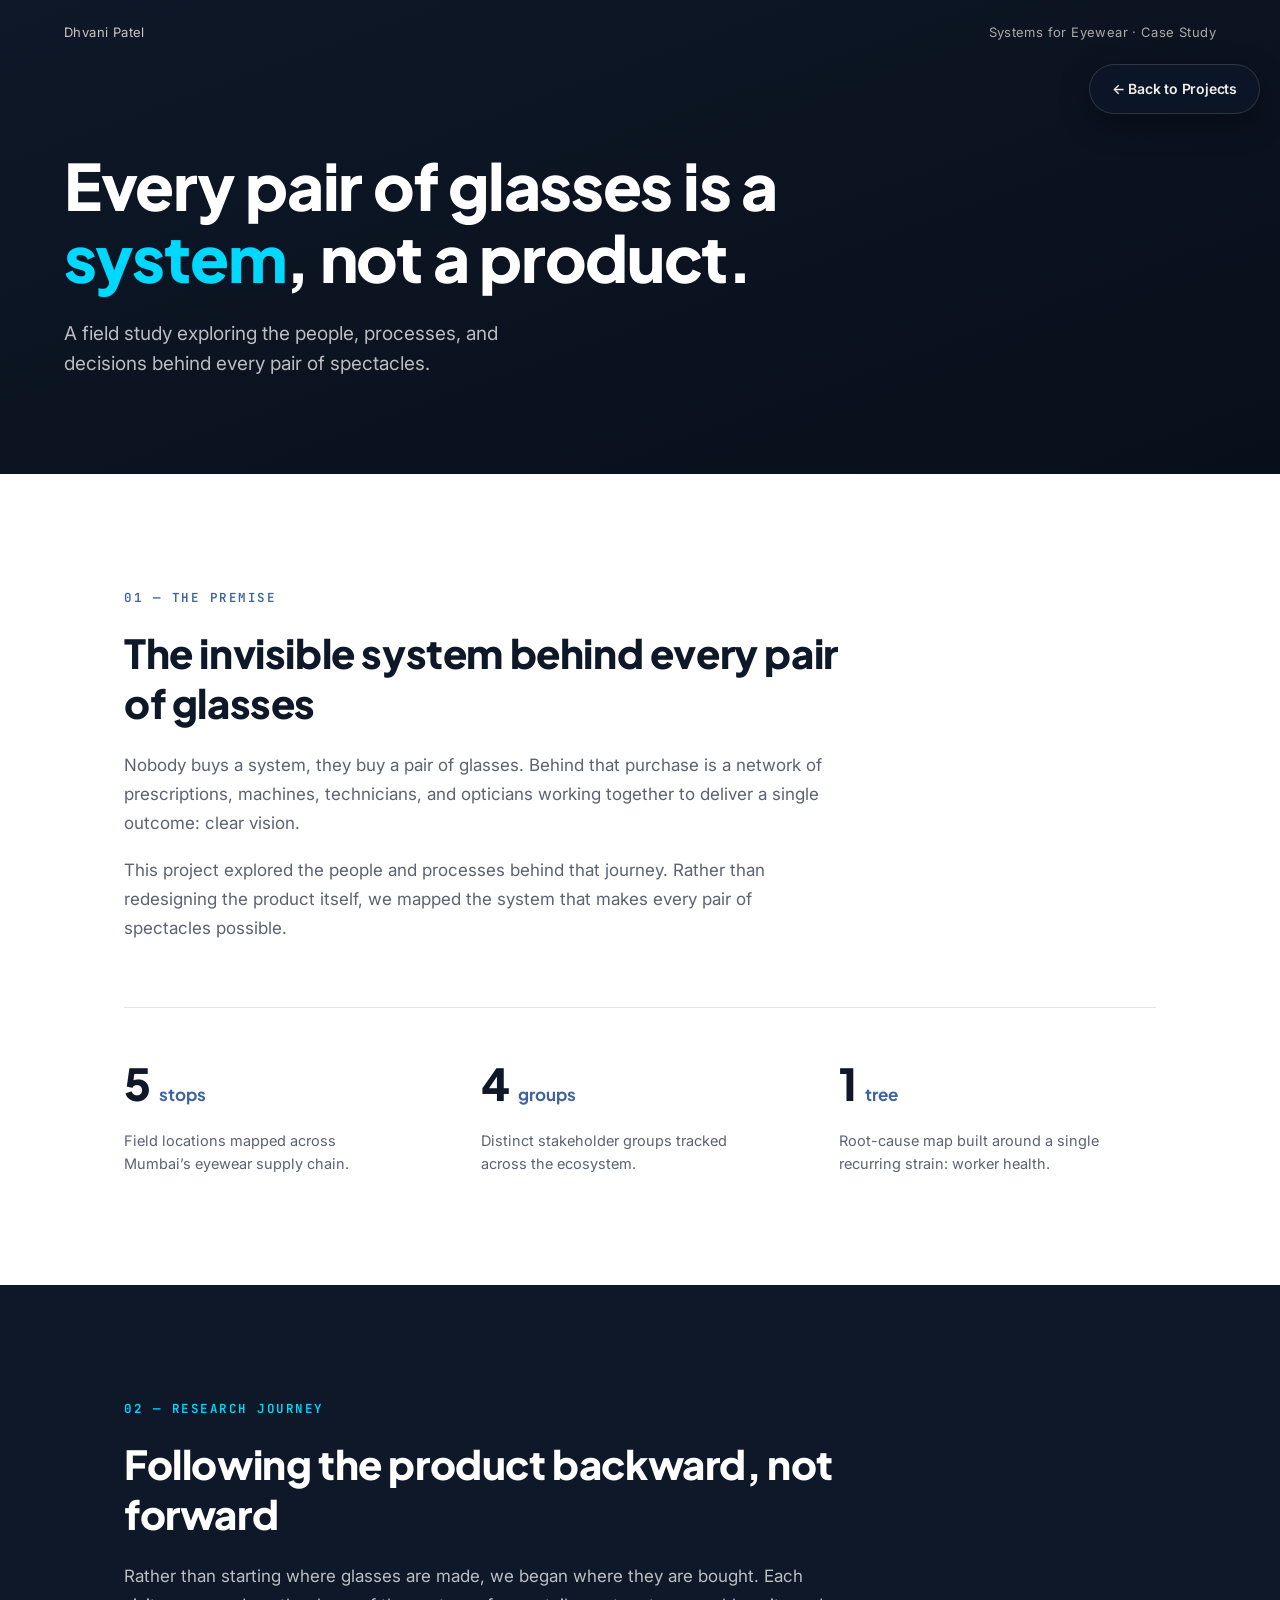
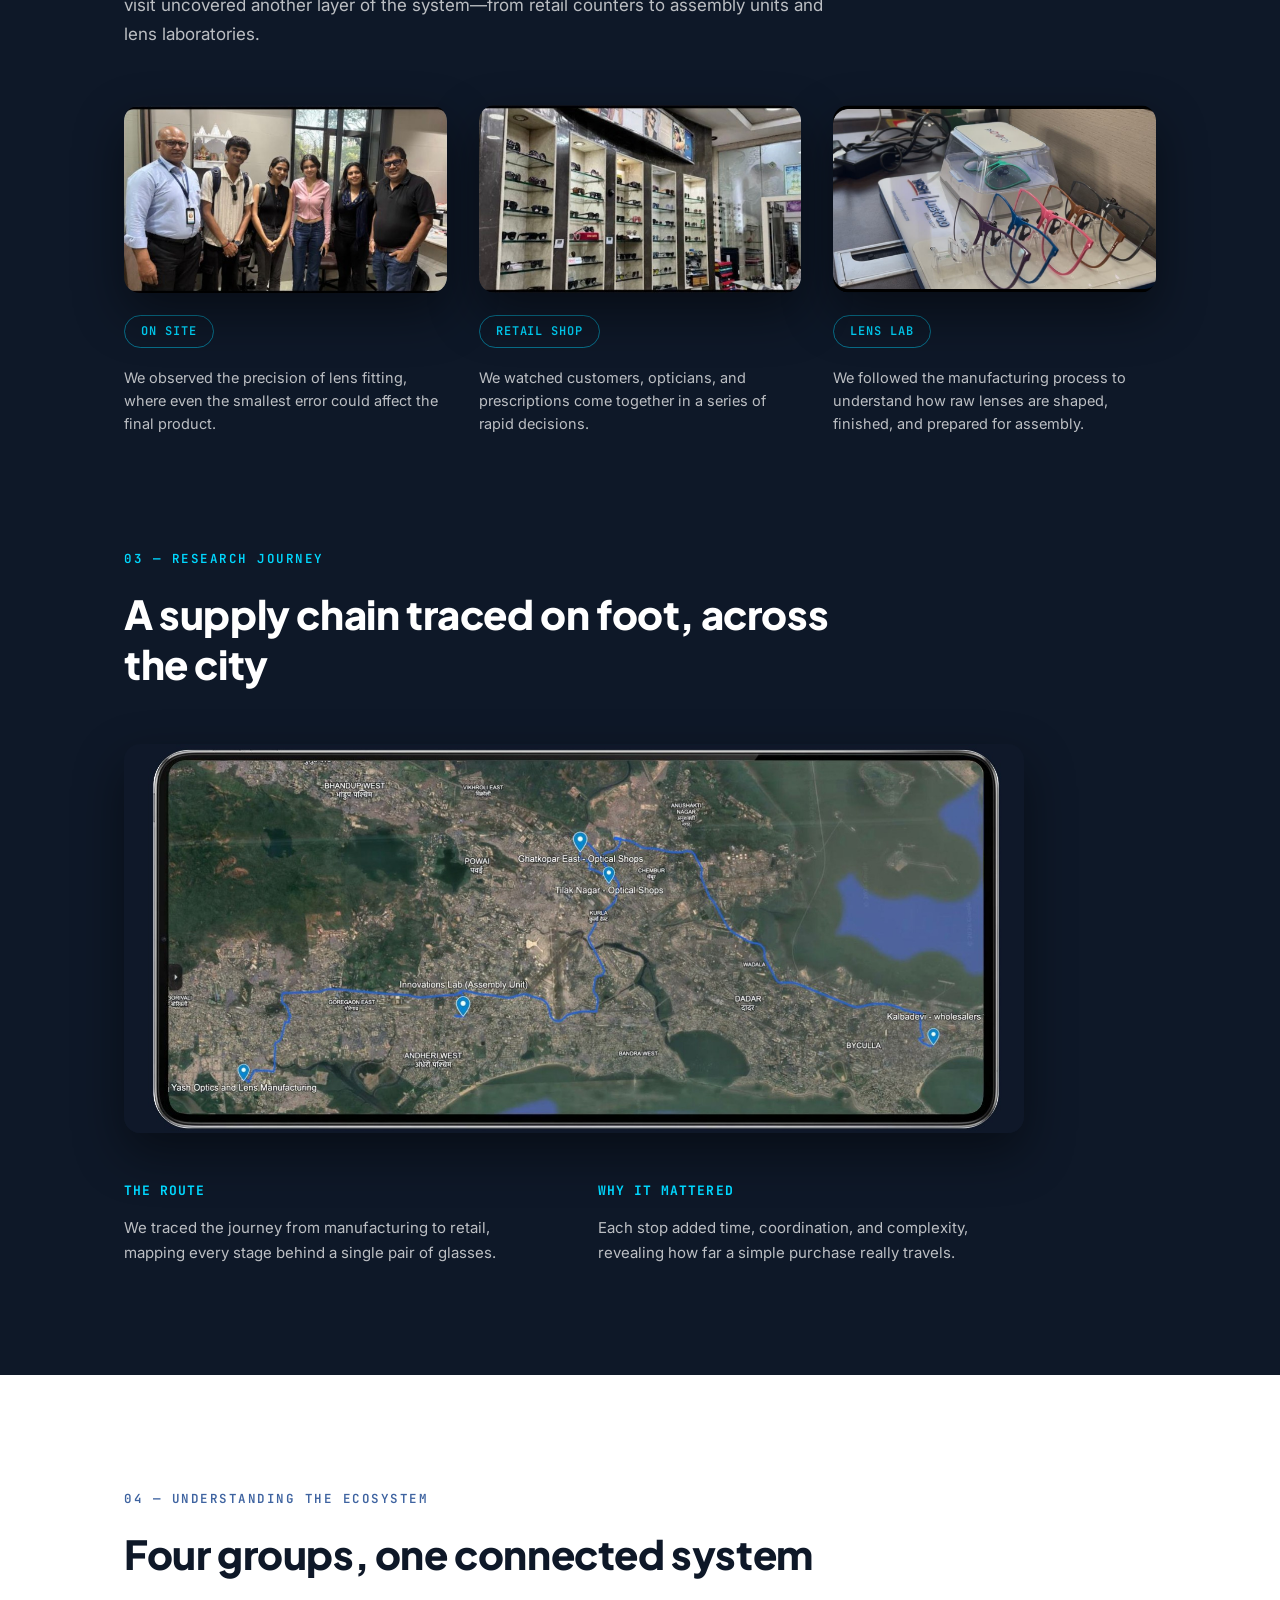
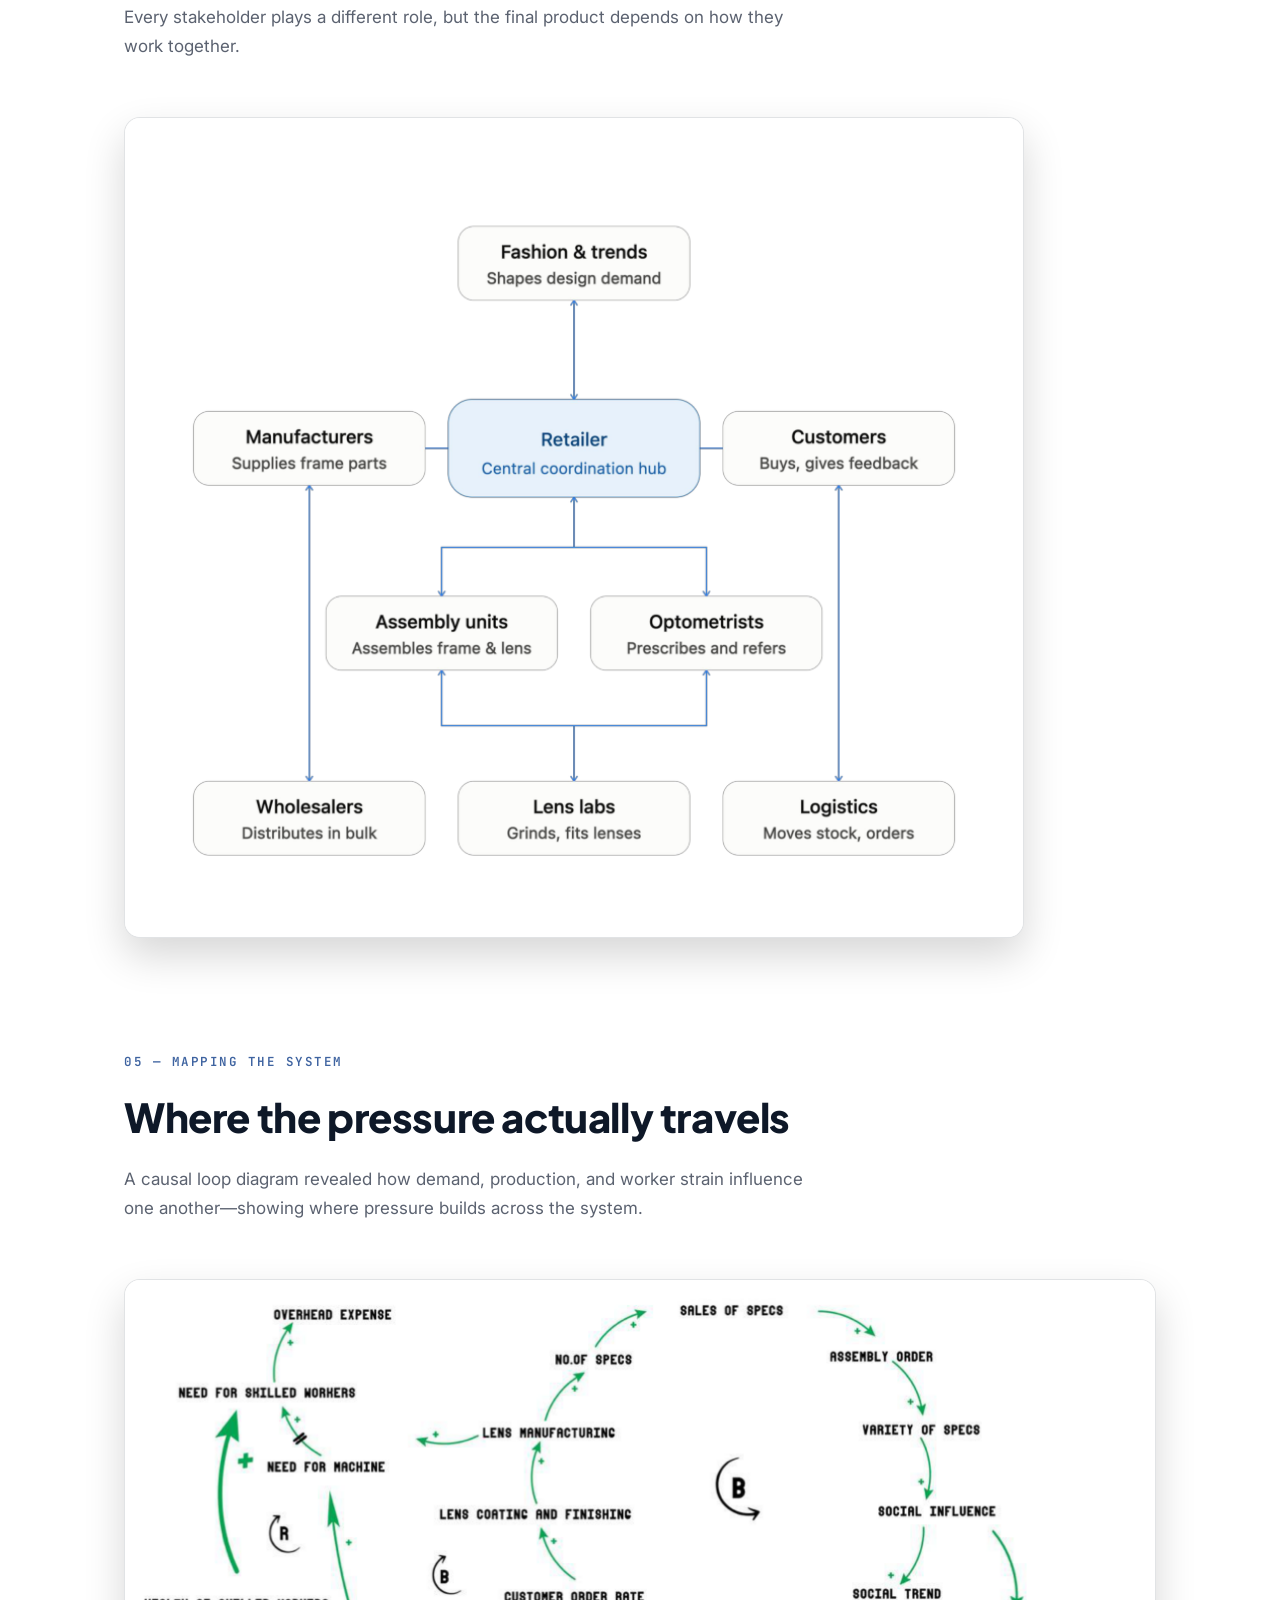
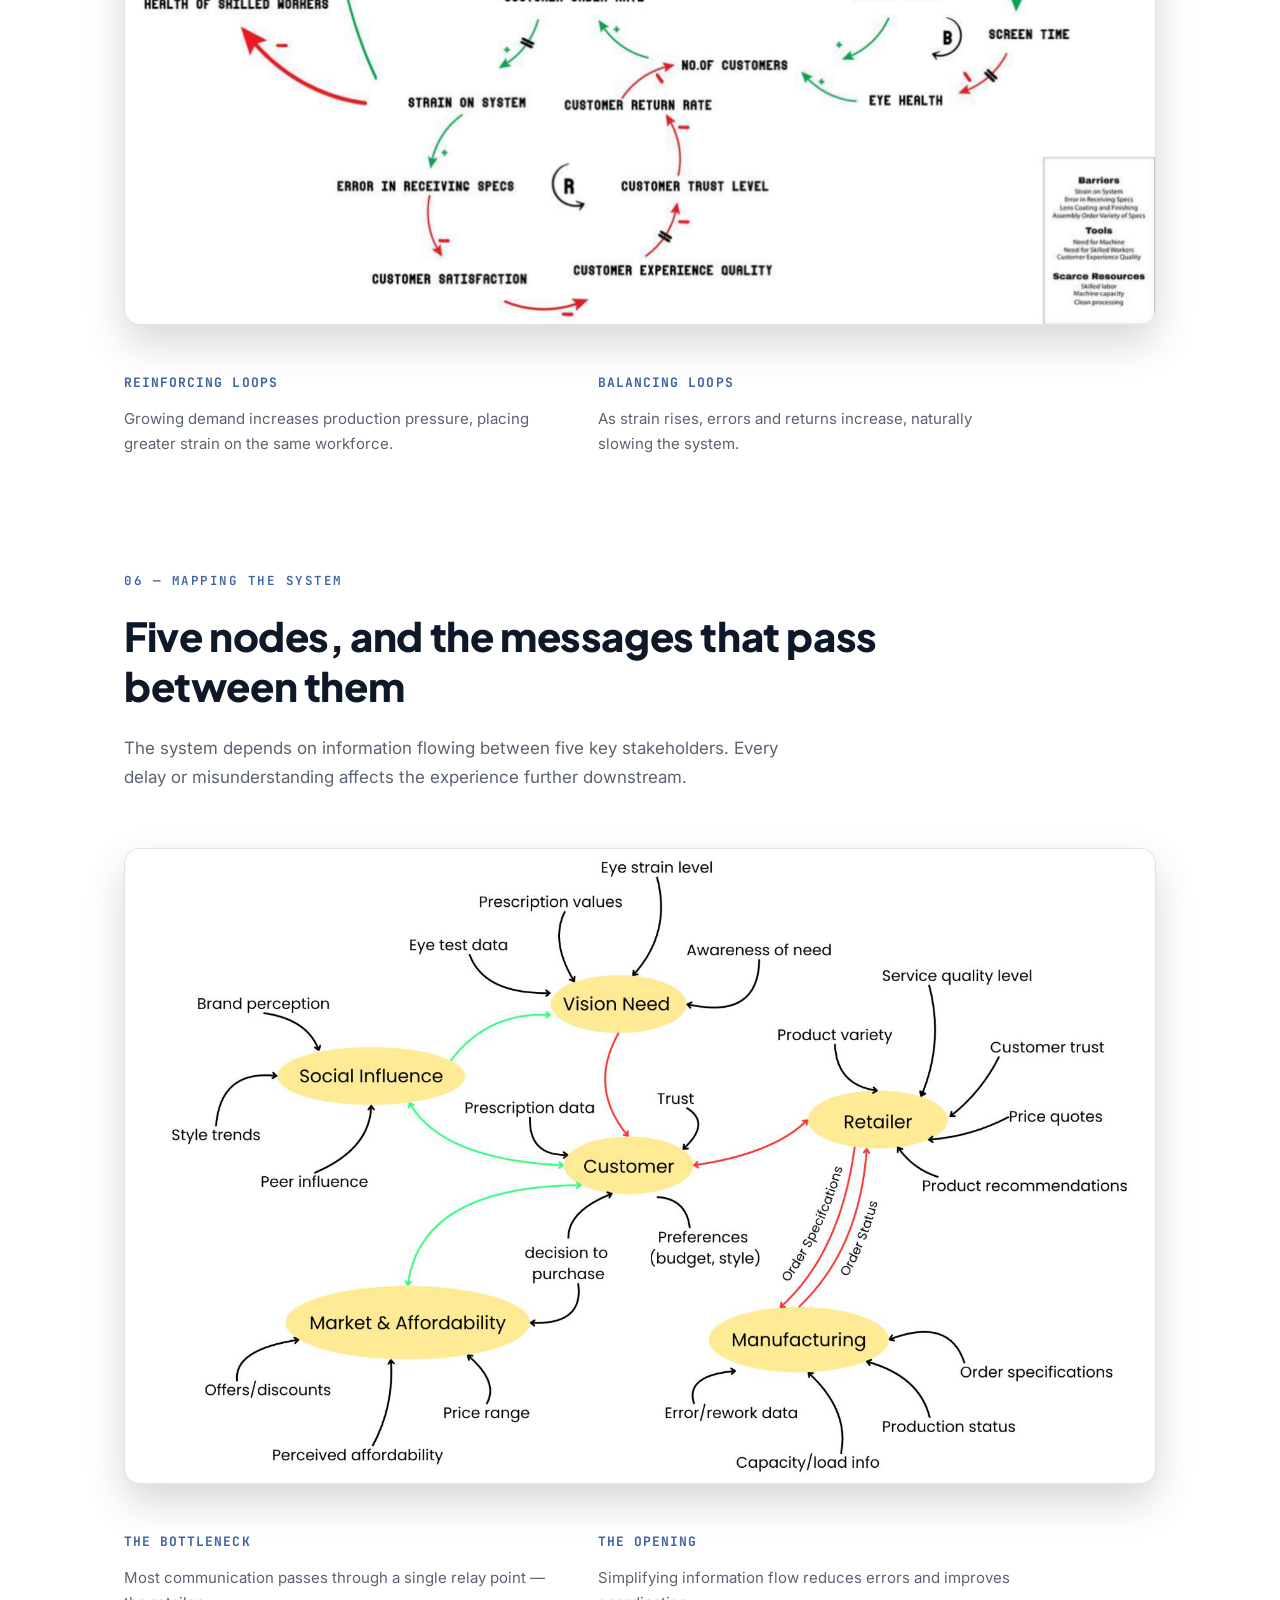
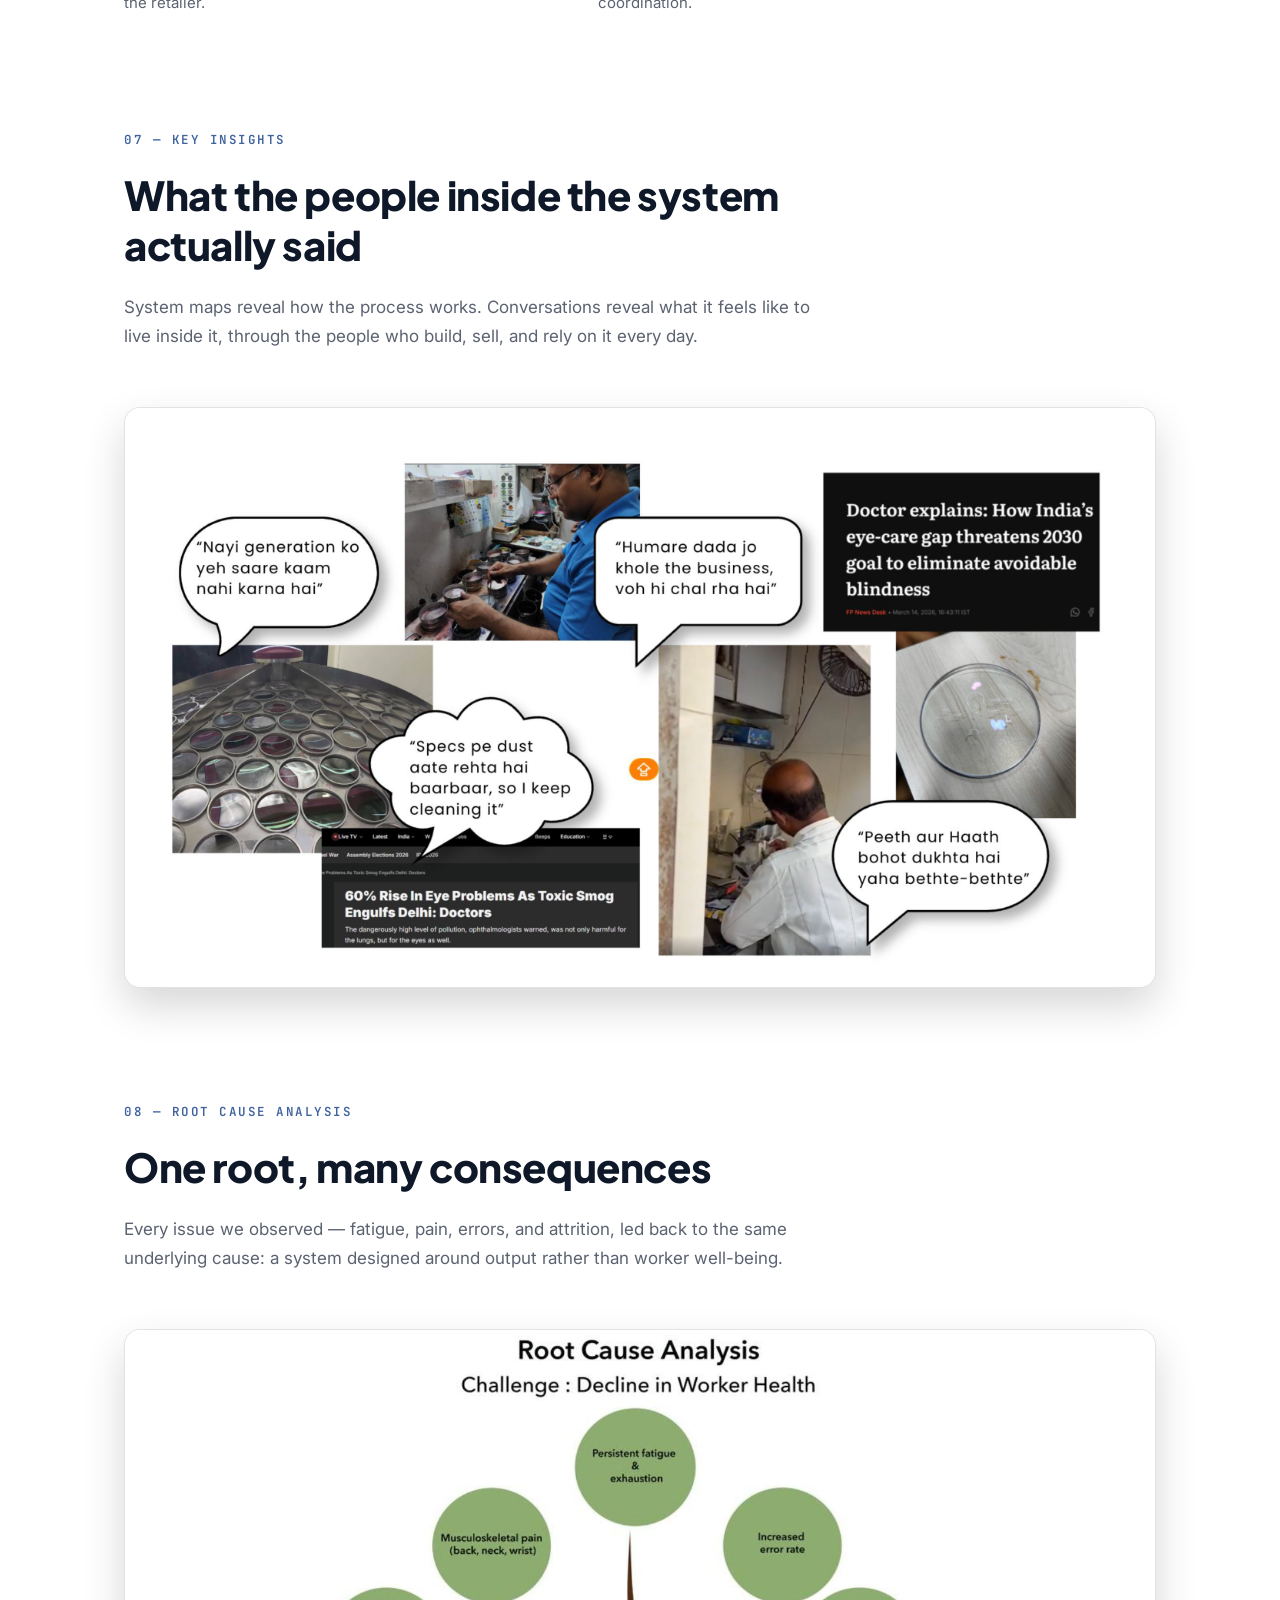
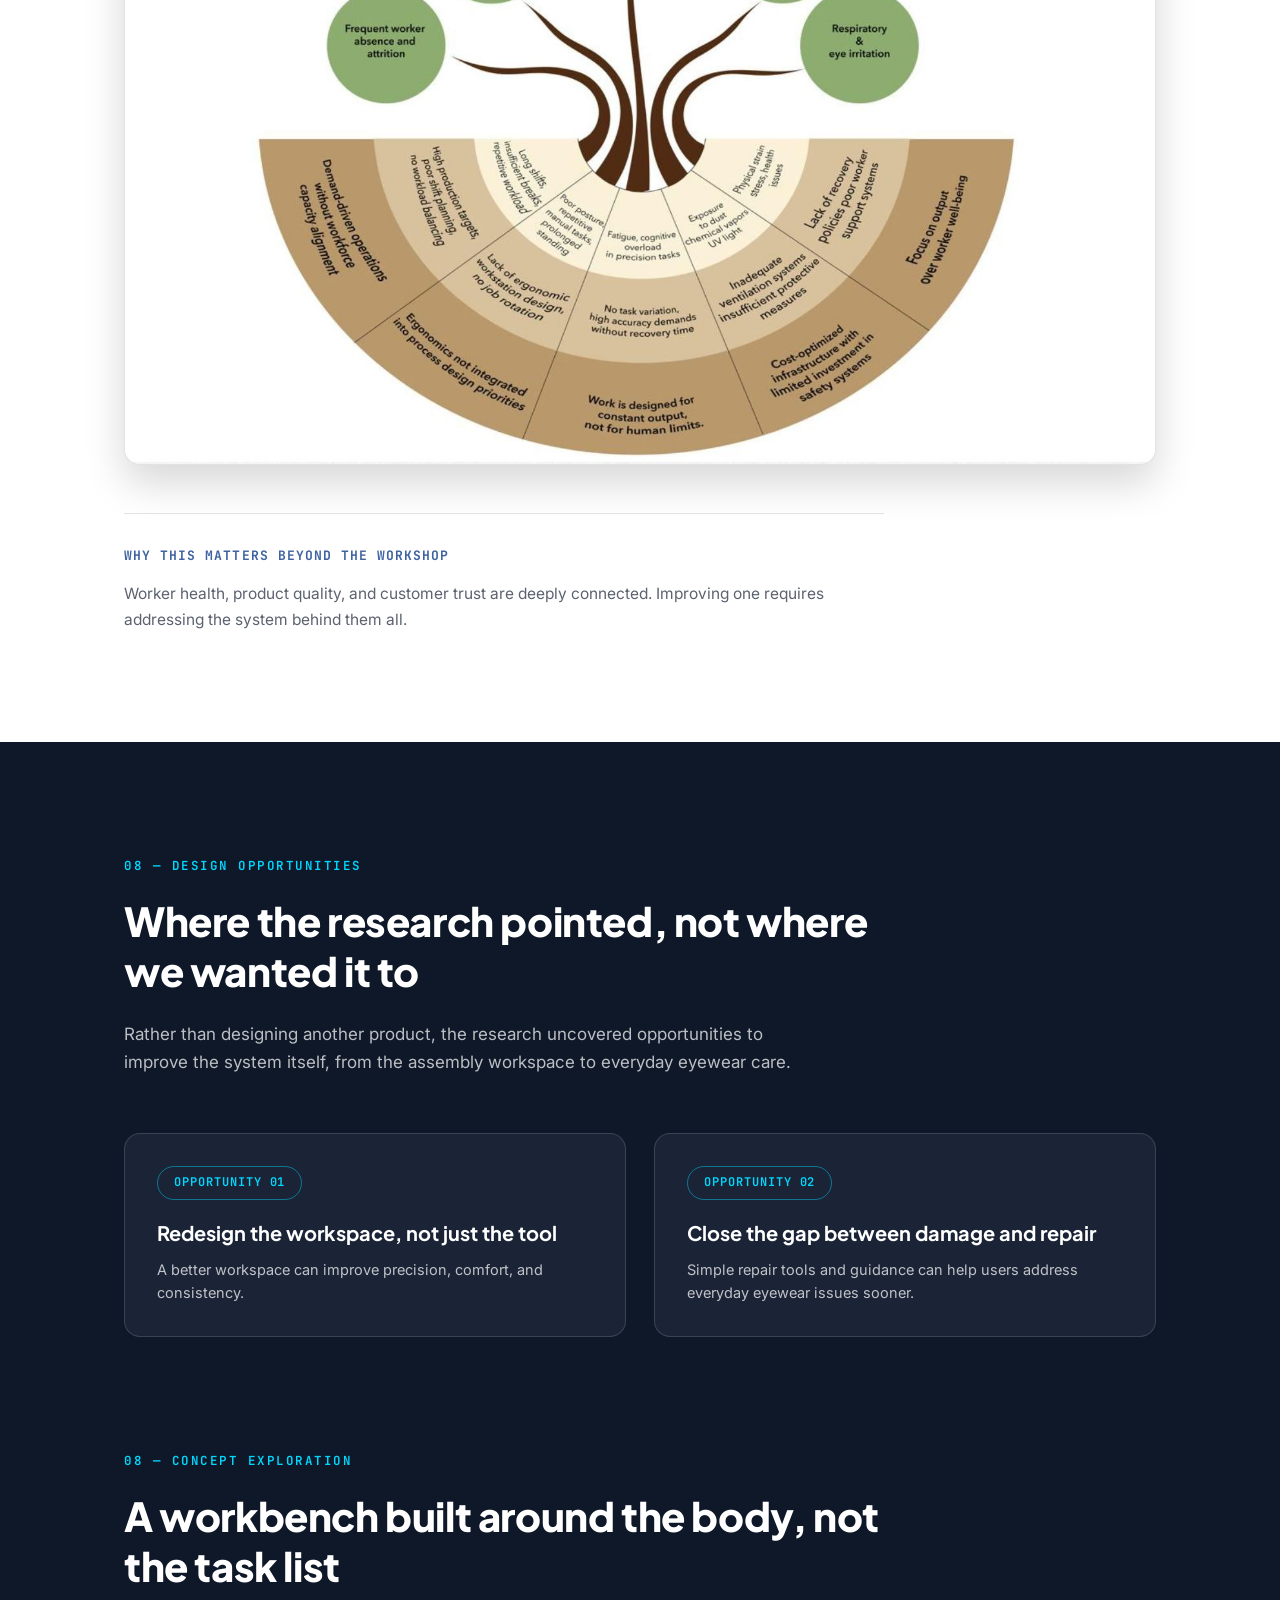
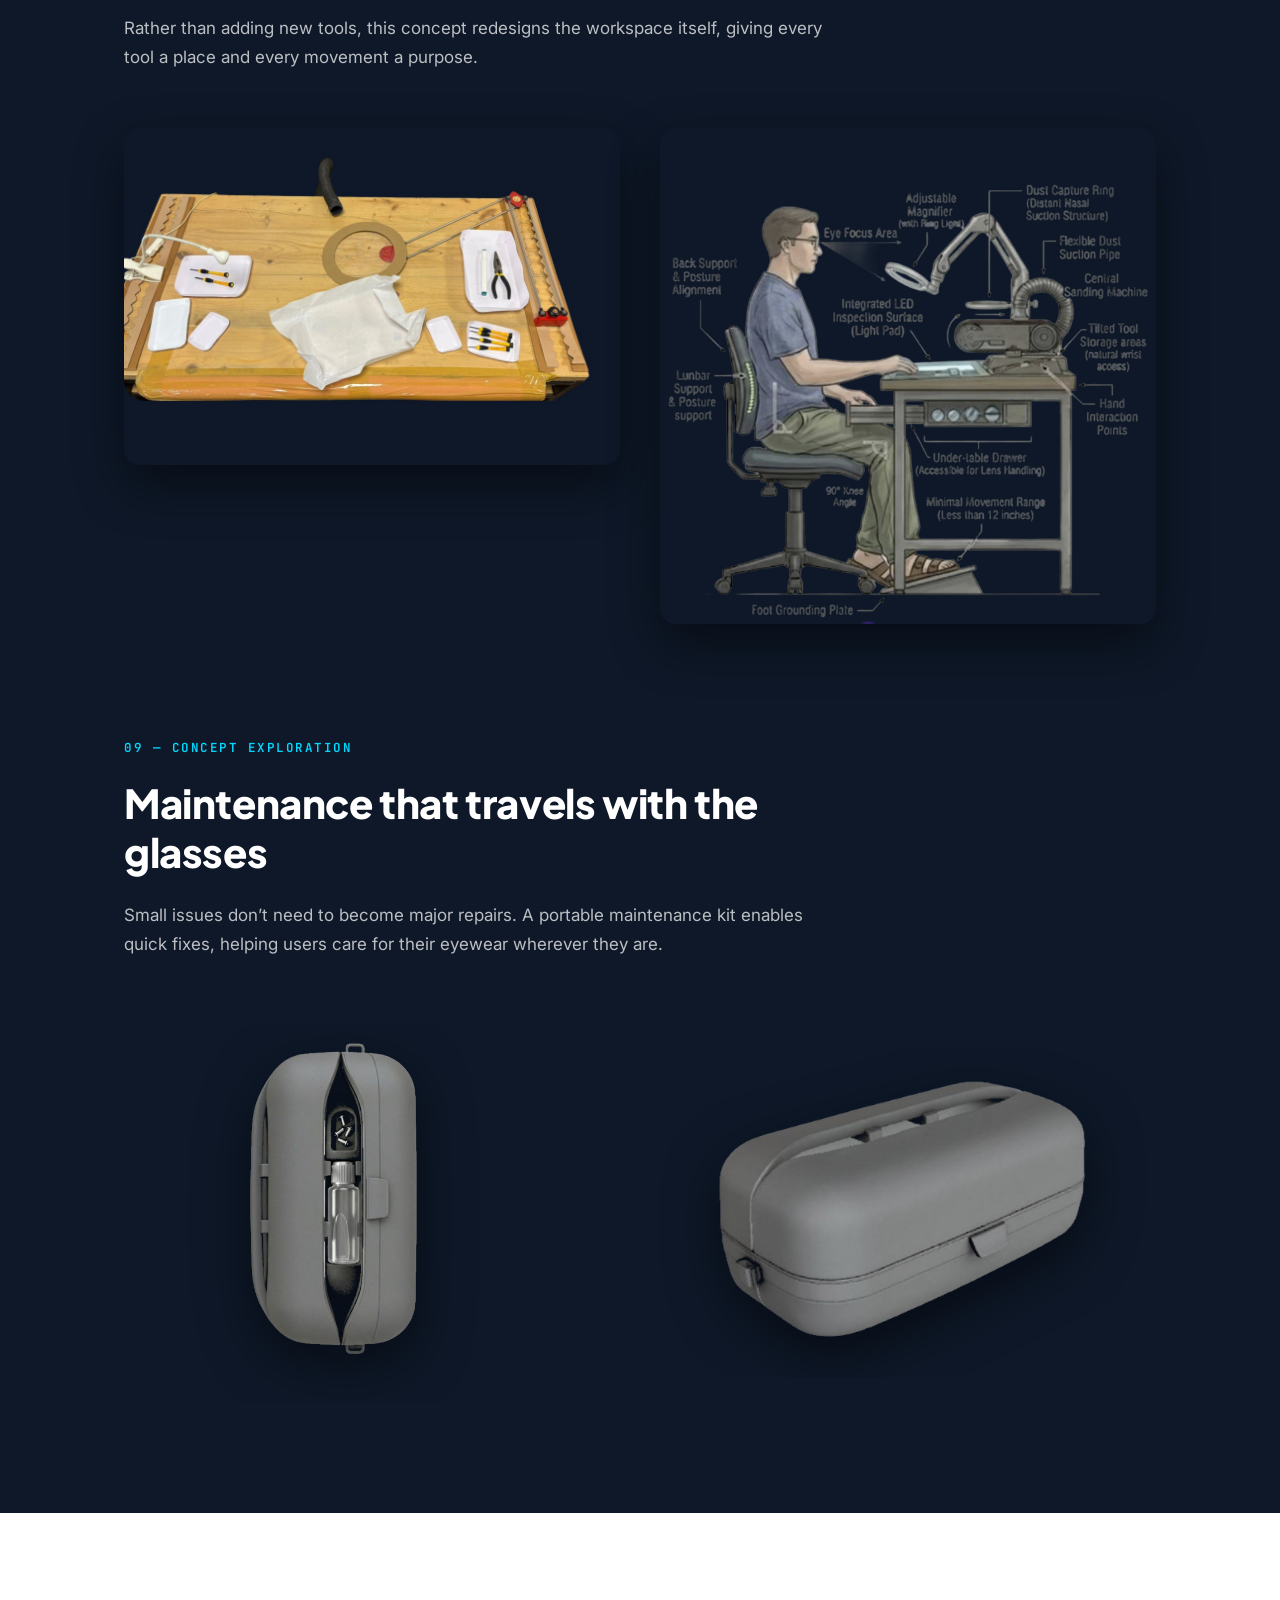
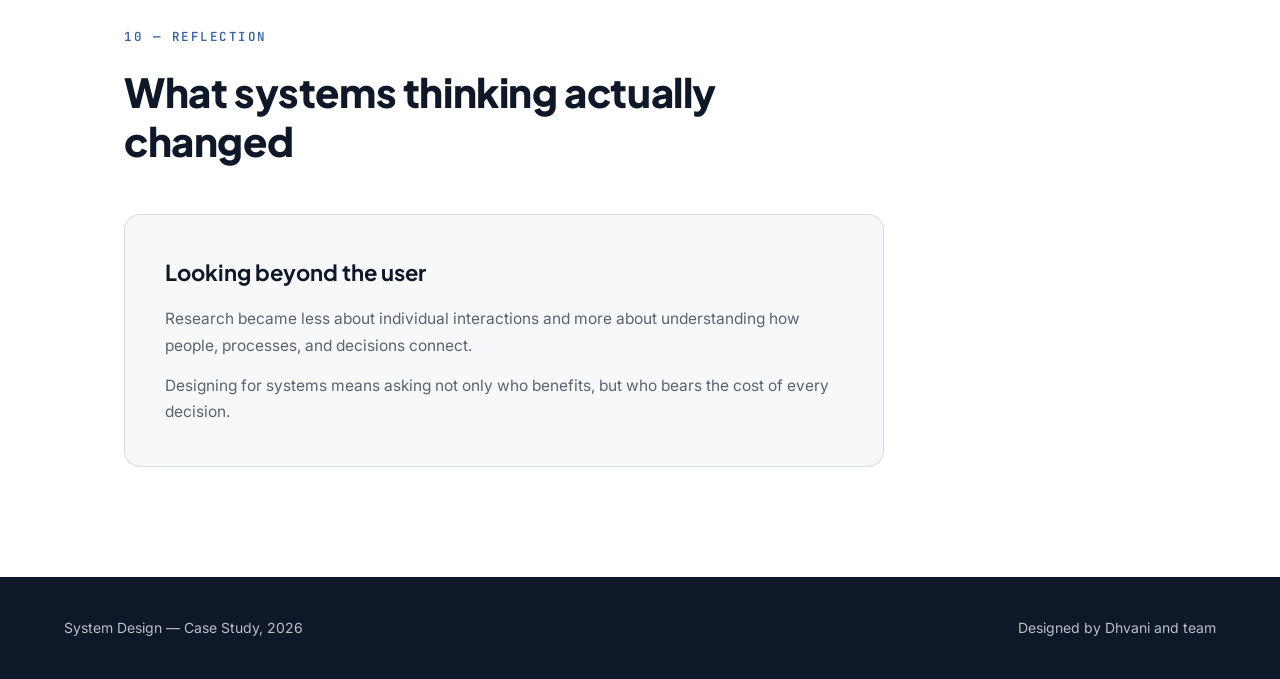
<file: systems-eyewear-case-study.html>
<!doctype html>
<html lang="en">
<head>
<meta charset="UTF-8">
<meta name="viewport" content="width=device-width, initial-scale=1.0">
<title>Systems for Eyewear: Case Study by Dhvani Patel</title>
<link rel="preconnect" href="https://fonts.googleapis.com">
<link rel="preconnect" href="https://fonts.gstatic.com" crossorigin>
<link href="https://fonts.googleapis.com/css2?family=Plus+Jakarta+Sans:wght@500;700;800&family=Inter:wght@400;500;600;700&family=JetBrains+Mono:wght@500;600&display=swap" rel="stylesheet">
<style>
  :root{
    --navy: #0E1828;
    --navy-deep: #090F1A;
    --cyan: #00D8FF;
    --white: #FFFFFF;
    --ink: #0E1828;
    --muted-on-white: #5B6270;
    --eyebrow: #3E63A0;
    --muted-on-navy: rgba(255,255,255,0.72);
    --card-dark: #1B2436;
    --line-on-white: rgba(14,24,40,0.12);
    --line-on-navy: rgba(255,255,255,0.14);
    --sans: 'Inter', -apple-system, BlinkMacSystemFont, sans-serif;
    --display: 'Plus Jakarta Sans', var(--sans);
    --mono: 'JetBrains Mono', ui-monospace, 'SF Mono', monospace;
    --container: 1160px;
    --gutter: clamp(24px, 5vw, 64px);
    --ease: cubic-bezier(.16,1,.3,1);
  }
  *{ box-sizing: border-box; margin: 0; padding: 0; }
  html{ scroll-behavior: smooth; }
  body{
    font-family: var(--sans);
    background: var(--white);
    color: var(--ink);
    line-height: 1.6;
    -webkit-font-smoothing: antialiased;
  }
  img{ max-width: 100%; display: block; }
  .wrap{ max-width: var(--container); margin: 0 auto; padding: 0 var(--gutter); }
  @media (prefers-reduced-motion: reduce){
    *{ animation-duration: 0.001ms !important; transition-duration: 0.001ms !important; scroll-behavior: auto !important; }
  }

  /* ---------- topbar ---------- */
  .topbar{
    position: fixed; top: 0; left: 0; right: 0; z-index: 50;
    display: flex; align-items: center; justify-content: space-between;
    padding: 22px var(--gutter);
    font-size: 13px; letter-spacing: 0.03em;
    mix-blend-mode: difference;
    pointer-events: none;
  }
  .topbar a{ pointer-events: auto; text-decoration: none; color: #fff; opacity: 0.85; transition: opacity 0.2s; }
  .topbar a:hover{ opacity: 1; }
  .pill-btn{
    position: fixed; top: 64px; right: 20px; z-index: 1000;
    display: inline-flex; align-items: center; gap: 8px;
    padding: 13px 22px; border-radius: 100px;
    background: rgba(14,24,40,0.6);
    backdrop-filter: blur(16px) saturate(160%);
    -webkit-backdrop-filter: blur(16px) saturate(160%);
    border: 1px solid rgba(240, 238, 231, 0.15);
    box-shadow: 0 10px 30px rgba(0, 0, 0, 0.35);
    color: #F0EEE7; font-family: var(--sans); font-size: 14px; font-weight: 600;
    letter-spacing: -0.2px; text-decoration: none; pointer-events: auto;
    transition: transform 0.25s var(--ease), background 0.25s var(--ease);
  }
  .pill-btn:hover{ transform: translateY(-2px); background: rgba(0,150,180,0.55); }

  /* ---------- reveal animation ---------- */
  .reveal{ opacity: 0; transform: translateY(28px); transition: opacity 0.7s var(--ease), transform 0.7s var(--ease); }
  .reveal.is-visible{ opacity: 1; transform: translateY(0); }
  .reveal-group .reveal:nth-child(1){ transition-delay: 0s; }
  .reveal-group .reveal:nth-child(2){ transition-delay: 0.08s; }
  .reveal-group .reveal:nth-child(3){ transition-delay: 0.16s; }
  .reveal-group .reveal:nth-child(4){ transition-delay: 0.24s; }

  /* ---------- hero ---------- */
  .hero{
    padding: 150px var(--gutter) 96px;
    background: linear-gradient(160deg, var(--navy) 0%, var(--navy-deep) 100%);
    color: #fff;
    overflow: hidden;
  }
  .hero-inner{ max-width: var(--container); margin: 0 auto; }
  .hero h1{ font-family: var(--display); font-weight: 800; font-size: clamp(34px,5.6vw,64px); letter-spacing: -0.02em; line-height: 1.12; margin-bottom: 26px; max-width: 900px; }
  .hero h1 .accent{ color: var(--cyan); }
  .hero p.tagline{ font-size: clamp(16px,1.8vw,19px); line-height: 1.55; max-width: 480px; color: var(--muted-on-navy); }

  /* ---------- section basics ---------- */
  section{ position: relative; }
  .section-pad{ padding: 110px 0; }
  .on-navy{ background: var(--navy); color: #fff; }
  .eyebrow{
    display: inline-block; font-family: var(--mono); font-size: 12.5px; font-weight: 600; letter-spacing: 0.12em; text-transform: uppercase;
    color: var(--eyebrow); margin-bottom: 20px;
  }
  .on-navy .eyebrow{ color: var(--cyan); }
  h2{ font-family: var(--display); font-weight: 800; font-size: clamp(26px,3.6vw,40px); line-height: 1.24; margin-bottom: 24px; max-width: 760px; letter-spacing: -0.01em; }
  .lede{ font-size: 17px; line-height: 1.7; max-width: 700px; color: var(--muted-on-white); }
  .on-navy .lede{ color: var(--muted-on-navy); }

  /* ---------- stat row (01) ---------- */
  .stats-row{ display: grid; grid-template-columns: repeat(3, 1fr); gap: 40px; margin-top: 64px; padding-top: 40px; border-top: 1px solid var(--line-on-white); }
  .stat-num{ font-family: var(--display); font-weight: 800; font-size: 44px; color: var(--ink); display: flex; align-items: baseline; gap: 8px; }
  .stat-num .stat-word{ font-size: 17px; font-weight: 700; color: var(--eyebrow); }
  .stat p{ margin-top: 12px; font-size: 14.5px; color: var(--muted-on-white); line-height: 1.55; max-width: 260px; }

  /* ---------- tag pill badges ---------- */
  .tag-pill{
    display: inline-block; font-family: var(--mono); font-size: 12px; font-weight: 600; letter-spacing: 0.08em;
    color: var(--cyan); border: 1px solid rgba(0,216,255,0.45); border-radius: 100px; padding: 6px 16px; margin-bottom: 18px;
    transition: background 0.3s var(--ease), border-color 0.3s var(--ease);
  }

  /* ---------- hover-lift visual container ---------- */
  .visual-frame{
    border-radius: 16px; overflow: hidden; position: relative;
    box-shadow: 0 18px 40px rgba(0,0,0,0.16);
    transition: transform 0.4s var(--ease), box-shadow 0.4s var(--ease);
  }
  .on-navy .visual-frame{ box-shadow: 0 20px 50px rgba(0,0,0,0.45); }
  .visual-frame:hover{ transform: translateY(-6px); box-shadow: 0 26px 54px rgba(0,0,0,0.22); }
  .on-navy .visual-frame:hover{ box-shadow: 0 30px 64px rgba(0,0,0,0.55); }
  .visual-frame img{ width: 100%; display: block; transition: transform 0.5s var(--ease); }
  .visual-frame:hover img{ transform: scale(1.015); }

  /* ---------- expand-to-lightbox (diagrams / system maps) ---------- */
  .diagram-frame{ cursor: zoom-in; background: #fff; }
  .diagram-frame.on-dark-img{ background: var(--navy); }
  .mockup-expand{
    position: absolute; top: 14px; right: 14px; width: 38px; height: 38px;
    border-radius: 50%; border: 1px solid rgba(14,24,40,0.15);
    background: rgba(255,255,255,0.92);
    display: flex; align-items: center; justify-content: center;
    color: var(--navy); cursor: pointer;
    opacity: 0; transform: scale(0.85);
    transition: opacity 0.25s var(--ease), transform 0.25s var(--ease), background 0.25s var(--ease), color 0.25s var(--ease), border-color 0.25s var(--ease);
    z-index: 5;
    backdrop-filter: blur(6px);
  }
  .mockup-expand svg{ width: 17px; height: 17px; }
  .diagram-frame:hover .mockup-expand, .diagram-frame:focus-within .mockup-expand{ opacity: 1; transform: scale(1); }
  @media (hover: none){ .mockup-expand{ opacity: 0.85; transform: scale(1); } }
  .mockup-expand:hover{ background: var(--cyan); border-color: var(--cyan); color: var(--navy); }

  .lightbox{
    position: fixed; inset: 0; background: rgba(9,15,26,0.95);
    display: flex; align-items: center; justify-content: center; z-index: 1000;
    opacity: 0; pointer-events: none; transition: opacity 0.3s var(--ease); padding: 56px 24px;
  }
  .lightbox.open{ opacity: 1; pointer-events: auto; }
  .lightbox figure{ margin: 0; max-width: 1200px; text-align: center; }
  .lightbox img{ max-width: 100%; max-height: 82vh; width: auto; border-radius: 6px; margin: 0 auto; box-shadow: 0 30px 80px rgba(0,0,0,0.5); }
  .lightbox figcaption{ margin-top: 18px; font-family: var(--mono); font-size: 12.5px; letter-spacing: 0.03em; color: rgba(255,255,255,0.7); }
  .lightbox-close{
    position: absolute; top: 24px; right: 28px; width: 42px; height: 42px; border-radius: 50%;
    border: 1px solid rgba(255,255,255,0.4); background: transparent; color: #fff; font-size: 1.5rem; line-height: 1;
    cursor: pointer; transition: background 0.25s var(--ease), transform 0.25s var(--ease);
  }
  .lightbox-close:hover{ background: rgba(255,255,255,0.12); transform: rotate(90deg); }

  /* ---------- 02: research journey photo row ---------- */
  .photo-row{ display: grid; grid-template-columns: repeat(3, 1fr); gap: 32px; margin-top: 56px; }
  .photo-item .visual-frame{ aspect-ratio: 1.72; }
  .photo-item .visual-frame img{ width: 100%; height: 100%; object-fit: cover; }
  .photo-item .tag-pill{ margin-top: 22px; }
  .photo-item p{ font-size: 14.5px; color: var(--muted-on-navy); line-height: 1.6; max-width: 320px; }

  /* ---------- 03: route map + two-col ---------- */
  .route-visual{ margin-top: 56px; max-width: 900px; }
  .two-col{ display: grid; grid-template-columns: 1fr 1fr; gap: 48px; margin-top: 48px; max-width: 900px; }
  .two-col h4{ font-family: var(--mono); font-size: 13px; letter-spacing: 0.08em; text-transform: uppercase; color: var(--cyan); margin-bottom: 14px; }
  .on-white .two-col h4, .two-col.on-white h4{ color: var(--eyebrow); }
  .two-col p{ font-size: 15px; line-height: 1.65; color: var(--muted-on-navy); }
  .two-col.on-white p{ color: var(--muted-on-white); }

  /* ---------- diagram block, generic ---------- */
  .diagram-block{ margin-top: 56px; }
  .diagram-block.narrow{ max-width: 900px; }

  /* ---------- 08 root cause note ---------- */
  .note-block{ margin-top: 48px; padding-top: 32px; border-top: 1px solid var(--line-on-white); max-width: 760px; }
  .note-block h4{ font-family: var(--mono); font-size: 13px; letter-spacing: 0.08em; text-transform: uppercase; color: var(--eyebrow); margin-bottom: 14px; }
  .note-block p{ font-size: 15.5px; line-height: 1.65; color: var(--muted-on-white); }

  /* ---------- opportunity cards ---------- */
  .cards-row{ display: grid; grid-template-columns: repeat(2, 1fr); gap: 28px; margin-top: 56px; }
  .opp-card{
    background: var(--card-dark); border: 1px solid var(--line-on-navy); border-radius: 16px; padding: 32px;
    transition: transform 0.35s var(--ease), border-color 0.35s var(--ease), background 0.35s var(--ease);
  }
  .opp-card:hover{ transform: translateY(-6px); border-color: rgba(0,216,255,0.4); background: #212B40; }
  .opp-card .tag-pill{ margin-bottom: 20px; }
  .opp-card h4{ font-family: var(--display); font-weight: 700; font-size: 20px; line-height: 1.3; margin-bottom: 12px; }
  .opp-card p{ font-size: 14.5px; color: var(--muted-on-navy); line-height: 1.6; }

  /* ---------- concept exploration image pairs ---------- */
  .concept-pair{ display: grid; grid-template-columns: 1fr 1fr; gap: 40px; margin-top: 56px; align-items: start; }
  .concept-pair .visual-frame img{ width: 100%; }

  .kit-pair{ display: grid; grid-template-columns: 0.8fr 1fr; gap: 40px; margin-top: 64px; align-items: center; }
  .kit-pair .visual-frame{ background: none; box-shadow: none; display: flex; align-items: center; justify-content: center; transition: transform 0.4s var(--ease); }
  .kit-pair .visual-frame:hover{ box-shadow: none; transform: translateY(-6px) scale(1.02); }
  .kit-pair .visual-frame img{ max-height: 380px; width: auto; margin: 0 auto; filter: drop-shadow(0 18px 26px rgba(0,0,0,0.5)); }

  /* ---------- reflection card ---------- */
  .reflection-card{
    margin-top: 48px; padding: 40px; border-radius: 16px; background: #F7F8FA; border: 1px solid var(--line-on-white);
    max-width: 760px; transition: border-color 0.3s var(--ease), background 0.3s var(--ease);
  }
  .reflection-card:hover{ border-color: rgba(62,99,160,0.35); background: #F1F4F8; }
  .reflection-card h4{ font-family: var(--display); font-weight: 700; font-size: 22px; margin-bottom: 16px; }
  .reflection-card p{ font-size: 15.5px; color: var(--muted-on-white); line-height: 1.7; margin-bottom: 14px; }
  .reflection-card p:last-child{ margin-bottom: 0; }

  .footer{
    background: var(--navy); padding: 40px var(--gutter);
    display: flex; align-items: center; justify-content: space-between; flex-wrap: wrap; gap: 16px;
    font-size: 14px; color: var(--muted-on-navy);
  }

  .next-btn{
    bottom: 28px; right: 28px; top: auto; padding: 16px 26px; font-size: 15px;
    opacity: 0; pointer-events: none; transform: translateY(14px);
    transition: opacity 0.35s var(--ease), transform 0.35s var(--ease), background 0.25s var(--ease);
  }
  .next-btn.is-visible{ opacity: 1; pointer-events: auto; transform: translateY(0); }

  @media (max-width: 900px){
    .stats-row{ grid-template-columns: 1fr; gap: 32px; }
    .photo-row{ grid-template-columns: 1fr; gap: 24px; }
    .two-col{ grid-template-columns: 1fr; gap: 28px; }
    .cards-row{ grid-template-columns: 1fr; gap: 24px; }
    .concept-pair{ grid-template-columns: 1fr; gap: 28px; }
    .kit-pair{ grid-template-columns: 1fr; gap: 28px; }
    /* The fixed back button and the topbar's project tag both anchor to
       the top-right corner — at this width the tag has nowhere left to
       go and sits directly under the button. Hiding it here matches
       the name still being visible at top-left. */
    .topbar .tag{ display: none; }
    .pill-btn.back-btn{ top: 20px; }
  }
</style>
</head>
<body>

<div class="topbar">
  <a href="#top">Dhvani Patel</a>
  <span class="tag" style="color:#fff;opacity:0.7;">Systems for Eyewear &middot; Case Study</span>
</div>
<a class="pill-btn back-btn" href="projects.html">&larr; Back to Projects</a>
<a class="pill-btn next-btn" id="nextProjectBtn" href="ac-remote-case-study.html">Next Project: AC Remote Redesign &rarr;</a>

<div id="top"></div>

<!-- HERO -->
<header class="hero">
  <div class="hero-inner">
    <h1 class="reveal is-visible">Every pair of glasses is a <span class="accent">system</span>, not a product.</h1>
    <p class="tagline reveal is-visible" style="transition-delay:0.1s;">A field study exploring the people, processes, and decisions behind every pair of spectacles.</p>
  </div>
</header>

<!-- 01 THE PREMISE -->
<section class="section-pad">
  <div class="wrap">
    <span class="eyebrow reveal">01 &mdash; The Premise</span>
    <h2 class="reveal">The invisible system behind every pair of glasses</h2>
    <p class="lede reveal">Nobody buys a system, they buy a pair of glasses. Behind that purchase is a network of prescriptions, machines, technicians, and opticians working together to deliver a single outcome: clear vision.</p>
    <p class="lede reveal" style="margin-top:18px;">This project explored the people and processes behind that journey. Rather than redesigning the product itself, we mapped the system that makes every pair of spectacles possible.</p>

    <div class="stats-row reveal-group">
      <div class="stat reveal">
        <div class="stat-num">5<span class="stat-word">stops</span></div>
        <p>Field locations mapped across Mumbai&rsquo;s eyewear supply chain.</p>
      </div>
      <div class="stat reveal">
        <div class="stat-num">4<span class="stat-word">groups</span></div>
        <p>Distinct stakeholder groups tracked across the ecosystem.</p>
      </div>
      <div class="stat reveal">
        <div class="stat-num">1<span class="stat-word">tree</span></div>
        <p>Root-cause map built around a single recurring strain: worker health.</p>
      </div>
    </div>
  </div>
</section>

<!-- 02 RESEARCH JOURNEY -->
<section class="section-pad on-navy">
  <div class="wrap">
    <span class="eyebrow reveal">02 &mdash; Research Journey</span>
    <h2 class="reveal">Following the product backward, not forward</h2>
    <p class="lede reveal">Rather than starting where glasses are made, we began where they are bought. Each visit uncovered another layer of the system&mdash;from retail counters to assembly units and lens laboratories.</p>

    <div class="photo-row reveal-group">
      <div class="photo-item reveal">
        <div class="visual-frame"><img src="eyewear_assets/onsite-photo.jpg" alt="Research team on site at an eyewear retail location"></div>
        <span class="tag-pill">ON SITE</span>
        <p>We observed the precision of lens fitting, where even the smallest error could affect the final product.</p>
      </div>
      <div class="photo-item reveal">
        <div class="visual-frame"><img src="eyewear_assets/retail-shop-photo.jpg" alt="Interior of an optical retail shop with eyewear displays"></div>
        <span class="tag-pill">RETAIL SHOP</span>
        <p>We watched customers, opticians, and prescriptions come together in a series of rapid decisions.</p>
      </div>
      <div class="photo-item reveal">
        <div class="visual-frame"><img src="eyewear_assets/lens-lab-photo.jpg" alt="Lens laboratory workstation with frames and tools"></div>
        <span class="tag-pill">LENS LAB</span>
        <p>We followed the manufacturing process to understand how raw lenses are shaped, finished, and prepared for assembly.</p>
      </div>
    </div>
  </div>
</section>

<!-- 03 RESEARCH JOURNEY (route) -->
<section class="section-pad on-navy" style="padding-top:0;">
  <div class="wrap">
    <span class="eyebrow reveal">03 &mdash; Research Journey</span>
    <h2 class="reveal">A supply chain traced on foot, across the city</h2>

    <div class="route-visual reveal">
      <div class="visual-frame diagram-frame on-dark-img" id="route-mockup">
        <img src="eyewear_assets/route-map.jpg" alt="Map tracing the eyewear supply chain route across Mumbai, from manufacturing to retail">
        <button class="mockup-expand" aria-label="View the route map larger" type="button">
          <svg viewBox="0 0 24 24" fill="none" stroke="currentColor" stroke-width="1.8"><path d="M8 3H3v5M16 3h5v5M8 21H3v-5M16 21h5v-5"/></svg>
        </button>
      </div>
    </div>

    <div class="two-col reveal-group">
      <div class="reveal">
        <h4>The Route</h4>
        <p>We traced the journey from manufacturing to retail, mapping every stage behind a single pair of glasses.</p>
      </div>
      <div class="reveal">
        <h4>Why It Mattered</h4>
        <p>Each stop added time, coordination, and complexity, revealing how far a simple purchase really travels.</p>
      </div>
    </div>
  </div>
</section>

<!-- 04 UNDERSTANDING THE ECOSYSTEM -->
<section class="section-pad">
  <div class="wrap">
    <span class="eyebrow reveal">04 &mdash; Understanding the Ecosystem</span>
    <h2 class="reveal">Four groups, one connected system</h2>
    <p class="lede reveal">Every stakeholder plays a different role, but the final product depends on how they work together.</p>

    <div class="diagram-block narrow reveal">
      <div class="visual-frame diagram-frame" id="ecosystem-mockup" style="border:1px solid var(--line-on-white);">
        <img src="eyewear_assets/ecosystem-diagram.png" alt="Stakeholder map showing manufacturers, retailer, customers, assembly units, optometrists, wholesalers, lens labs, and logistics">
        <button class="mockup-expand" aria-label="View the ecosystem map larger" type="button">
          <svg viewBox="0 0 24 24" fill="none" stroke="currentColor" stroke-width="1.8"><path d="M8 3H3v5M16 3h5v5M8 21H3v-5M16 21h5v-5"/></svg>
        </button>
      </div>
    </div>
  </div>
</section>

<!-- 05 MAPPING THE SYSTEM: causal loop -->
<section class="section-pad" style="padding-top:0;">
  <div class="wrap">
    <span class="eyebrow reveal">05 &mdash; Mapping the System</span>
    <h2 class="reveal">Where the pressure actually travels</h2>
    <p class="lede reveal">A causal loop diagram revealed how demand, production, and worker strain influence one another&mdash;showing where pressure builds across the system.</p>

    <div class="diagram-block reveal">
      <div class="visual-frame diagram-frame" id="causal-mockup" style="border:1px solid var(--line-on-white);">
        <img src="eyewear_assets/causal-loop-diagram.png" alt="Causal loop diagram mapping reinforcing and balancing loops between demand, production, and worker strain">
        <button class="mockup-expand" aria-label="View the causal loop diagram larger" type="button">
          <svg viewBox="0 0 24 24" fill="none" stroke="currentColor" stroke-width="1.8"><path d="M8 3H3v5M16 3h5v5M8 21H3v-5M16 21h5v-5"/></svg>
        </button>
      </div>
    </div>

    <div class="two-col on-white reveal-group">
      <div class="reveal">
        <h4>Reinforcing Loops</h4>
        <p>Growing demand increases production pressure, placing greater strain on the same workforce.</p>
      </div>
      <div class="reveal">
        <h4>Balancing Loops</h4>
        <p>As strain rises, errors and returns increase, naturally slowing the system.</p>
      </div>
    </div>
  </div>
</section>

<!-- 06 MAPPING THE SYSTEM: nodes -->
<section class="section-pad" style="padding-top:0;">
  <div class="wrap">
    <span class="eyebrow reveal">06 &mdash; Mapping the System</span>
    <h2 class="reveal">Five nodes, and the messages that pass between them</h2>
    <p class="lede reveal">The system depends on information flowing between five key stakeholders. Every delay or misunderstanding affects the experience further downstream.</p>

    <div class="diagram-block reveal">
      <div class="visual-frame diagram-frame" id="nodes-mockup" style="border:1px solid var(--line-on-white);">
        <img src="eyewear_assets/node-message-diagram.png" alt="Node diagram showing information exchanged between vision need, customer, retailer, manufacturing, social influence, and market affordability">
        <button class="mockup-expand" aria-label="View the node diagram larger" type="button">
          <svg viewBox="0 0 24 24" fill="none" stroke="currentColor" stroke-width="1.8"><path d="M8 3H3v5M16 3h5v5M8 21H3v-5M16 21h5v-5"/></svg>
        </button>
      </div>
    </div>

    <div class="two-col on-white reveal-group">
      <div class="reveal">
        <h4>The Bottleneck</h4>
        <p>Most communication passes through a single relay point &mdash; the retailer.</p>
      </div>
      <div class="reveal">
        <h4>The Opening</h4>
        <p>Simplifying information flow reduces errors and improves coordination.</p>
      </div>
    </div>
  </div>
</section>

<!-- 07 KEY INSIGHTS -->
<section class="section-pad" style="padding-top:0;">
  <div class="wrap">
    <span class="eyebrow reveal">07 &mdash; Key Insights</span>
    <h2 class="reveal">What the people inside the system actually said</h2>
    <p class="lede reveal">System maps reveal how the process works. Conversations reveal what it feels like to live inside it, through the people who build, sell, and rely on it every day.</p>

    <div class="diagram-block reveal">
      <div class="visual-frame diagram-frame" id="insights-mockup" style="border:1px solid var(--line-on-white);">
        <img src="eyewear_assets/insights-collage.png" alt="Collage of field photos, worker quotes, and news clippings about the eyewear industry and eye-care gaps">
        <button class="mockup-expand" aria-label="View the insights collage larger" type="button">
          <svg viewBox="0 0 24 24" fill="none" stroke="currentColor" stroke-width="1.8"><path d="M8 3H3v5M16 3h5v5M8 21H3v-5M16 21h5v-5"/></svg>
        </button>
      </div>
    </div>
  </div>
</section>

<!-- 08 ROOT CAUSE ANALYSIS -->
<section class="section-pad" style="padding-top:0;">
  <div class="wrap">
    <span class="eyebrow reveal">08 &mdash; Root Cause Analysis</span>
    <h2 class="reveal">One root, many consequences</h2>
    <p class="lede reveal">Every issue we observed &mdash; fatigue, pain, errors, and attrition, led back to the same underlying cause: a system designed around output rather than worker well-being.</p>

    <div class="diagram-block reveal">
      <div class="visual-frame diagram-frame" id="tree-mockup" style="border:1px solid var(--line-on-white);">
        <img src="eyewear_assets/root-cause-tree.png" alt="Root cause tree diagram tracing worker-health symptoms back to systemic causes like production targets and ergonomic design">
        <button class="mockup-expand" aria-label="View the root cause tree larger" type="button">
          <svg viewBox="0 0 24 24" fill="none" stroke="currentColor" stroke-width="1.8"><path d="M8 3H3v5M16 3h5v5M8 21H3v-5M16 21h5v-5"/></svg>
        </button>
      </div>
    </div>

    <div class="note-block reveal">
      <h4>Why This Matters Beyond the Workshop</h4>
      <p>Worker health, product quality, and customer trust are deeply connected. Improving one requires addressing the system behind them all.</p>
    </div>
  </div>
</section>

<!-- 08 DESIGN OPPORTUNITIES -->
<section class="section-pad on-navy">
  <div class="wrap">
    <span class="eyebrow reveal">08 &mdash; Design Opportunities</span>
    <h2 class="reveal">Where the research pointed, not where we wanted it to</h2>
    <p class="lede reveal">Rather than designing another product, the research uncovered opportunities to improve the system itself, from the assembly workspace to everyday eyewear care.</p>

    <div class="cards-row reveal-group">
      <div class="opp-card reveal">
        <span class="tag-pill">OPPORTUNITY 01</span>
        <h4>Redesign the workspace, not just the tool</h4>
        <p>A better workspace can improve precision, comfort, and consistency.</p>
      </div>
      <div class="opp-card reveal">
        <span class="tag-pill">OPPORTUNITY 02</span>
        <h4>Close the gap between damage and repair</h4>
        <p>Simple repair tools and guidance can help users address everyday eyewear issues sooner.</p>
      </div>
    </div>
  </div>
</section>

<!-- 08 CONCEPT EXPLORATION: workbench -->
<section class="section-pad on-navy" style="padding-top:0;">
  <div class="wrap">
    <span class="eyebrow reveal">08 &mdash; Concept Exploration</span>
    <h2 class="reveal">A workbench built around the body, not the task list</h2>
    <p class="lede reveal">Rather than adding new tools, this concept redesigns the workspace itself, giving every tool a place and every movement a purpose.</p>

    <div class="concept-pair reveal-group">
      <div class="visual-frame reveal">
        <img src="eyewear_assets/workbench-photo.jpg" alt="Close-up of a redesigned workbench pegboard with lens-fitting tools laid out">
      </div>
      <div class="visual-frame diagram-frame on-dark-img reveal" id="workbench-mockup">
        <img src="eyewear_assets/workbench-diagram.png" alt="Annotated illustration of an ergonomic workbench with labeled posture supports, tool arms, and inspection surface">
        <button class="mockup-expand" aria-label="View the workbench diagram larger" type="button">
          <svg viewBox="0 0 24 24" fill="none" stroke="currentColor" stroke-width="1.8"><path d="M8 3H3v5M16 3h5v5M8 21H3v-5M16 21h5v-5"/></svg>
        </button>
      </div>
    </div>
  </div>
</section>

<!-- 09 CONCEPT EXPLORATION: maintenance kit -->
<section class="section-pad on-navy" style="padding-top:0;">
  <div class="wrap">
    <span class="eyebrow reveal">09 &mdash; Concept Exploration</span>
    <h2 class="reveal">Maintenance that travels with the glasses</h2>
    <p class="lede reveal">Small issues don&rsquo;t need to become major repairs. A portable maintenance kit enables quick fixes, helping users care for their eyewear wherever they are.</p>

    <div class="kit-pair reveal-group">
      <div class="visual-frame reveal">
        <img src="eyewear_assets/maintenance-kit-closed.png" alt="Closed portable eyewear maintenance kit, capsule shaped">
      </div>
      <div class="visual-frame reveal">
        <img src="eyewear_assets/maintenance-kit-open.png" alt="Open portable eyewear maintenance kit showing internal compartments">
      </div>
    </div>
  </div>
</section>

<!-- 10 REFLECTION -->
<section class="section-pad">
  <div class="wrap">
    <span class="eyebrow reveal">10 &mdash; Reflection</span>
    <h2 class="reveal">What systems thinking actually changed</h2>

    <div class="reflection-card reveal">
      <h4>Looking beyond the user</h4>
      <p>Research became less about individual interactions and more about understanding how people, processes, and decisions connect.</p>
      <p>Designing for systems means asking not only who benefits, but who bears the cost of every decision.</p>
    </div>
  </div>
</section>

<div class="footer">
  <span>System Design &mdash; Case Study, 2026</span>
  <span>Designed by Dhvani and team</span>
</div>

<!-- lightboxes -->
<div class="lightbox" id="route-lightbox" aria-hidden="true">
  <button class="lightbox-close" aria-label="Close" type="button">&times;</button>
  <figure><img src="eyewear_assets/route-map.jpg" alt="Map tracing the eyewear supply chain route across Mumbai"><figcaption>The route &mdash; manufacturing to retail, traced on foot across Mumbai.</figcaption></figure>
</div>
<div class="lightbox" id="ecosystem-lightbox" aria-hidden="true">
  <button class="lightbox-close" aria-label="Close" type="button">&times;</button>
  <figure><img src="eyewear_assets/ecosystem-diagram.png" alt="Stakeholder ecosystem map"><figcaption>Four groups, one connected system.</figcaption></figure>
</div>
<div class="lightbox" id="causal-lightbox" aria-hidden="true">
  <button class="lightbox-close" aria-label="Close" type="button">&times;</button>
  <figure><img src="eyewear_assets/causal-loop-diagram.png" alt="Causal loop diagram"><figcaption>Where the pressure actually travels &mdash; the full causal loop diagram.</figcaption></figure>
</div>
<div class="lightbox" id="nodes-lightbox" aria-hidden="true">
  <button class="lightbox-close" aria-label="Close" type="button">&times;</button>
  <figure><img src="eyewear_assets/node-message-diagram.png" alt="Node diagram of information exchange between stakeholders"><figcaption>Five nodes, and the messages that pass between them.</figcaption></figure>
</div>
<div class="lightbox" id="insights-lightbox" aria-hidden="true">
  <button class="lightbox-close" aria-label="Close" type="button">&times;</button>
  <figure><img src="eyewear_assets/insights-collage.png" alt="Collage of field research quotes and clippings"><figcaption>What the people inside the system actually said.</figcaption></figure>
</div>
<div class="lightbox" id="tree-lightbox" aria-hidden="true">
  <button class="lightbox-close" aria-label="Close" type="button">&times;</button>
  <figure><img src="eyewear_assets/root-cause-tree.png" alt="Root cause analysis tree diagram"><figcaption>One root, many consequences.</figcaption></figure>
</div>
<div class="lightbox" id="workbench-lightbox" aria-hidden="true">
  <button class="lightbox-close" aria-label="Close" type="button">&times;</button>
  <figure><img src="eyewear_assets/workbench-diagram.png" alt="Annotated ergonomic workbench illustration"><figcaption>A workbench built around the body, not the task list.</figcaption></figure>
</div>

<script>
(function(){
  var els = document.querySelectorAll('.reveal:not(.is-visible)');
  var observer = new IntersectionObserver(function(entries){
    entries.forEach(function(e){
      if(e.isIntersecting){
        e.target.classList.add('is-visible');
        observer.unobserve(e.target);
      }
    });
  }, { threshold: 0.15, rootMargin: '0px 0px -60px 0px' });
  els.forEach(function(el){ observer.observe(el); });

  var nextBtn = document.getElementById('nextProjectBtn');
  function checkScroll(){
    var scrollEl = document.scrollingElement || document.documentElement;
    var nearBottom = (window.innerHeight + window.scrollY) >= (scrollEl.scrollHeight - 200);
    nextBtn.classList.toggle('is-visible', nearBottom);
  }
  window.addEventListener('scroll', checkScroll, { passive: true });
  checkScroll();

  function initExpandLightbox(containerId, lightboxId){
    var container = document.getElementById(containerId);
    if(!container) return;
    var lightbox = document.getElementById(lightboxId);
    var openBtn = container.querySelector('.mockup-expand');
    function openLightbox(){ lightbox.classList.add('open'); lightbox.setAttribute('aria-hidden','false'); }
    function closeLightbox(){ lightbox.classList.remove('open'); lightbox.setAttribute('aria-hidden','true'); }
    if(openBtn) openBtn.addEventListener('click', function(e){ e.stopPropagation(); openLightbox(); });
    container.addEventListener('click', openLightbox);
    lightbox.querySelector('.lightbox-close').addEventListener('click', closeLightbox);
    lightbox.addEventListener('click', function(e){ if(e.target === lightbox) closeLightbox(); });
    document.addEventListener('keydown', function(e){
      if(e.key === 'Escape' && lightbox.classList.contains('open')) closeLightbox();
    });
  }

  initExpandLightbox('route-mockup', 'route-lightbox');
  initExpandLightbox('ecosystem-mockup', 'ecosystem-lightbox');
  initExpandLightbox('causal-mockup', 'causal-lightbox');
  initExpandLightbox('nodes-mockup', 'nodes-lightbox');
  initExpandLightbox('insights-mockup', 'insights-lightbox');
  initExpandLightbox('tree-mockup', 'tree-lightbox');
  initExpandLightbox('workbench-mockup', 'workbench-lightbox');
})();
</script>

</body>
</html>
</file>
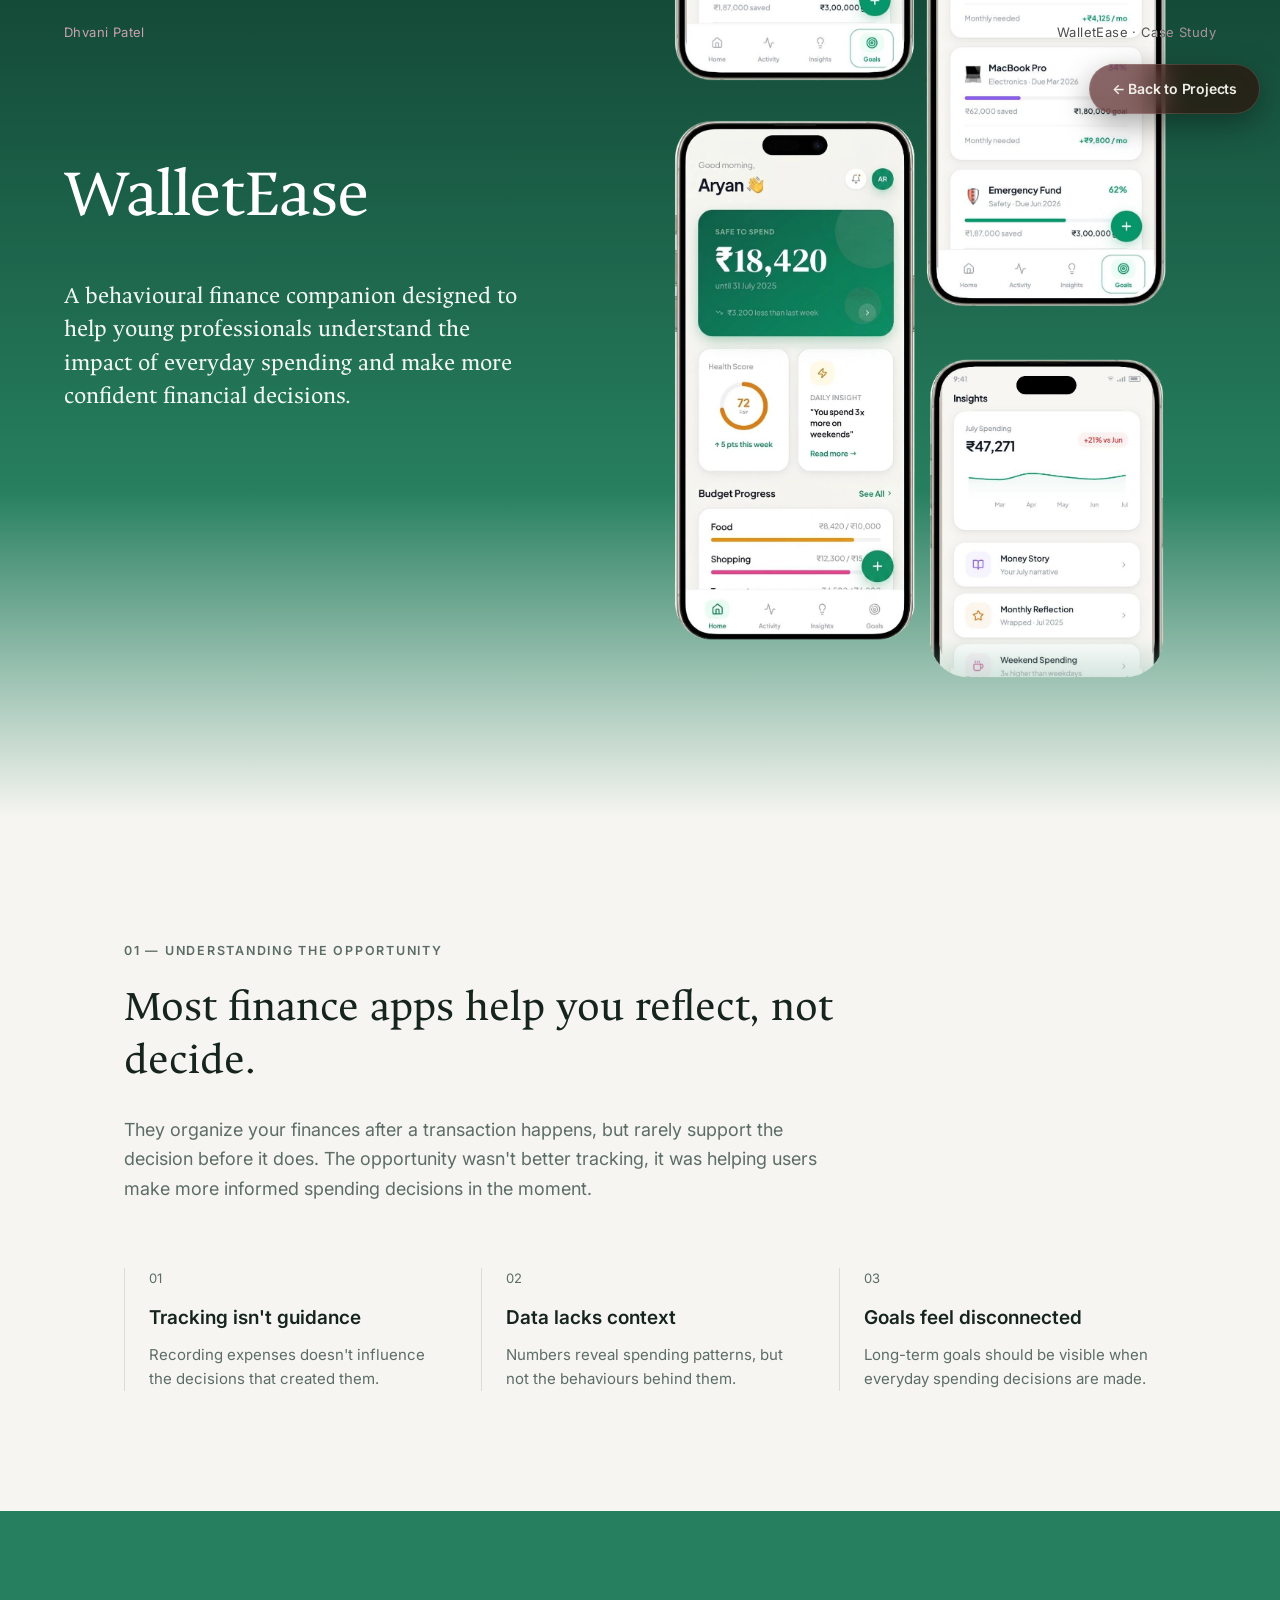
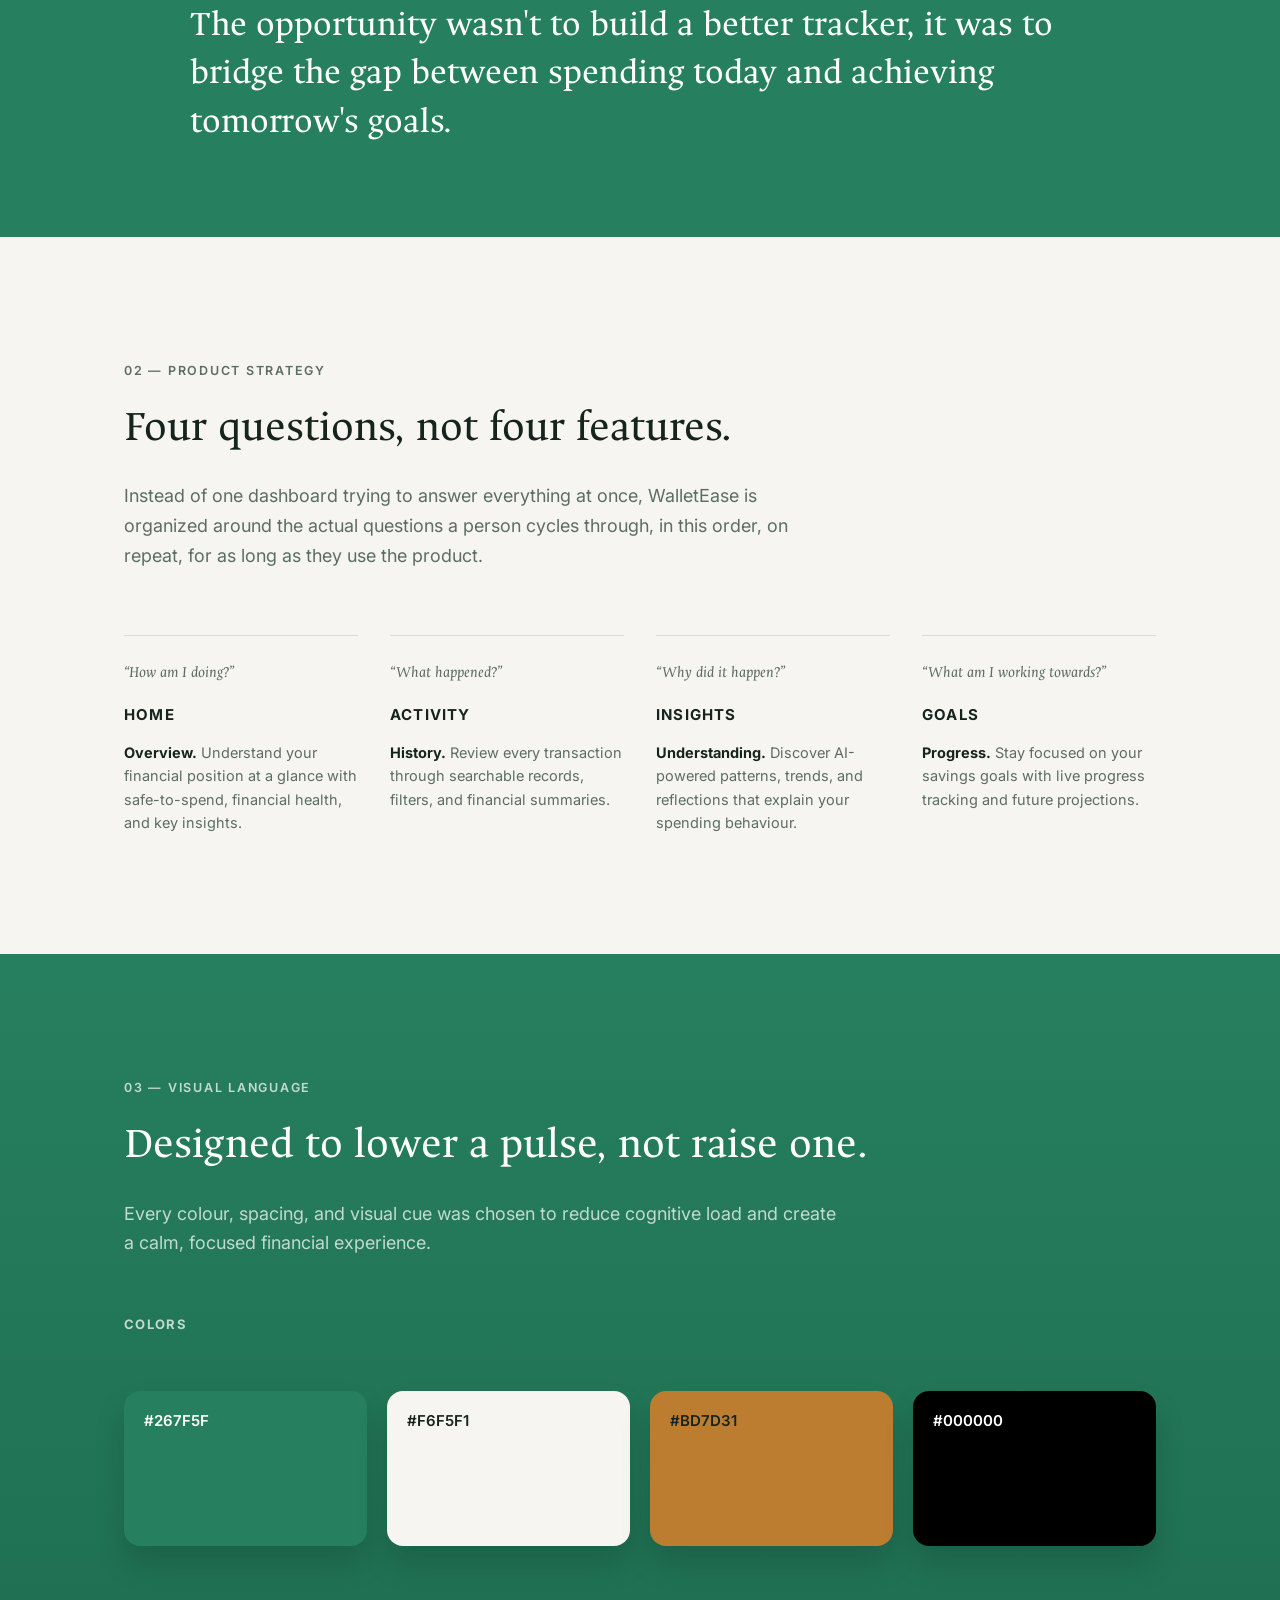
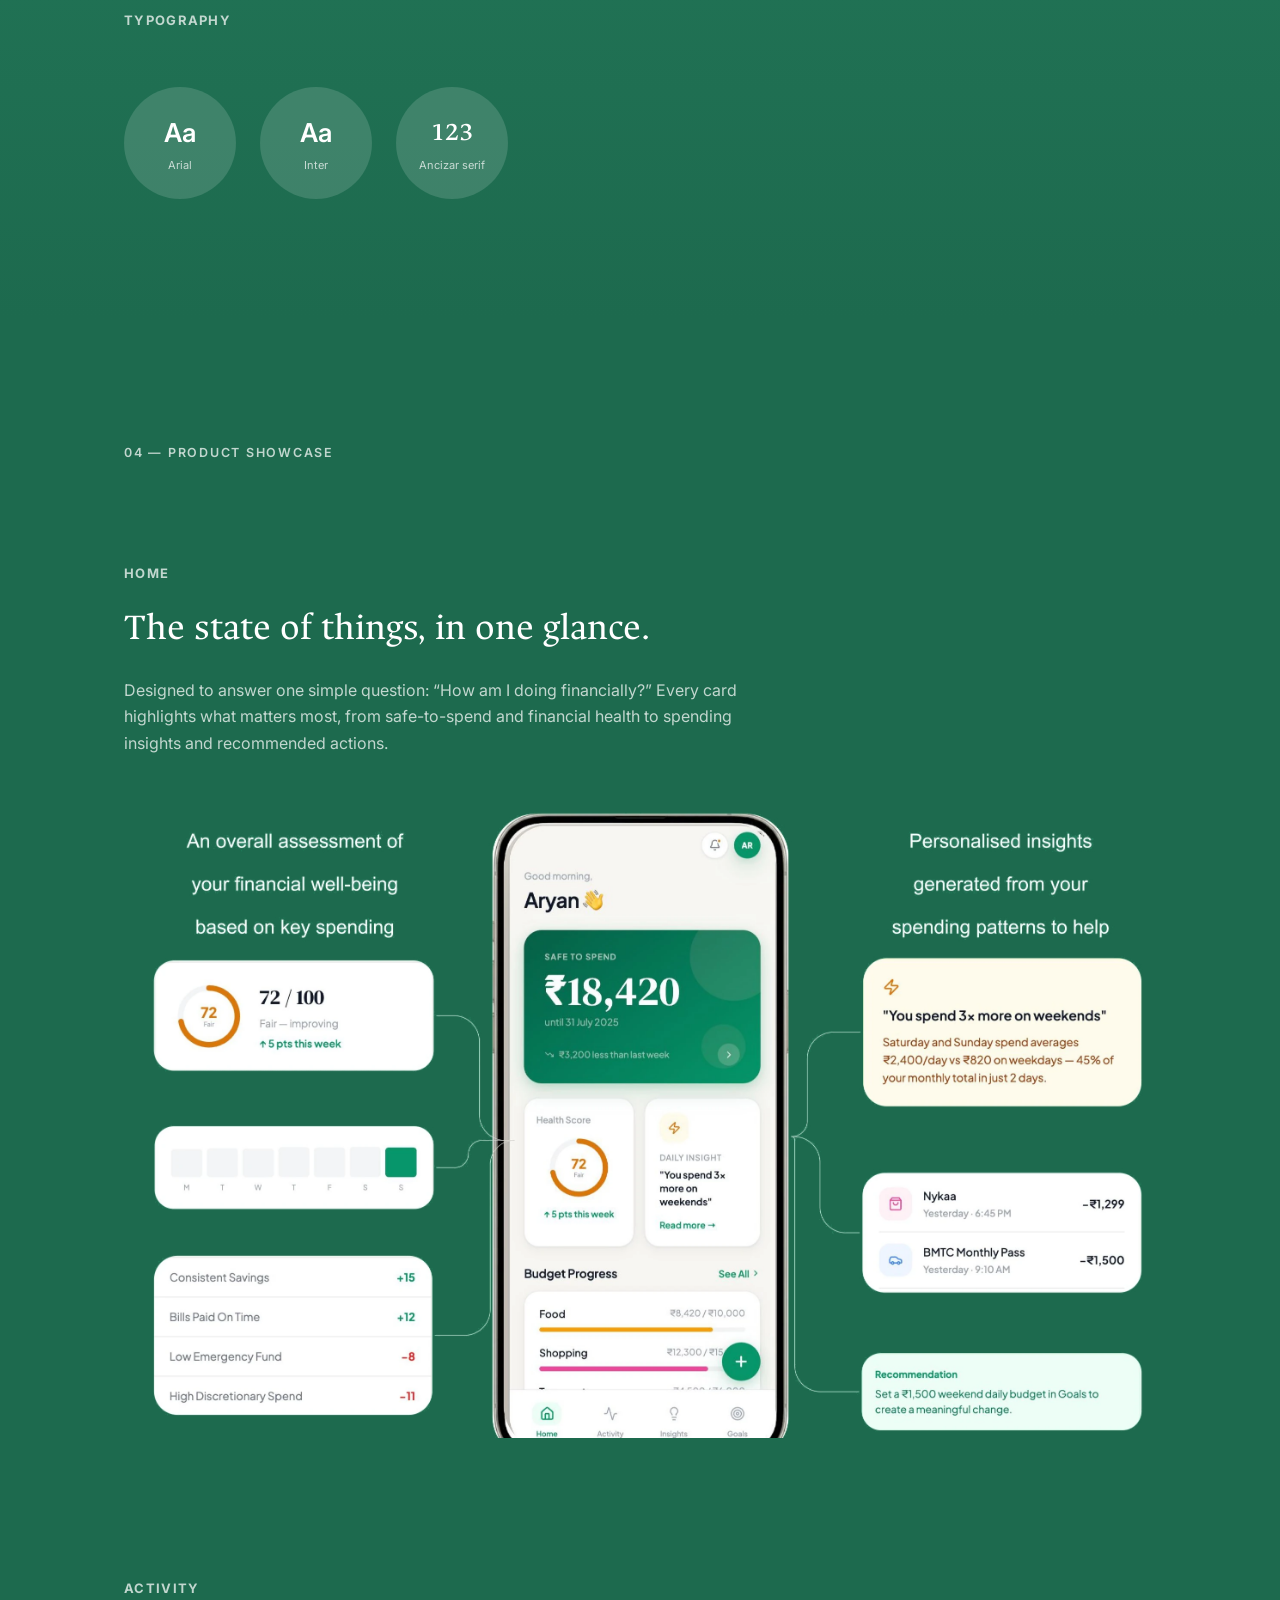
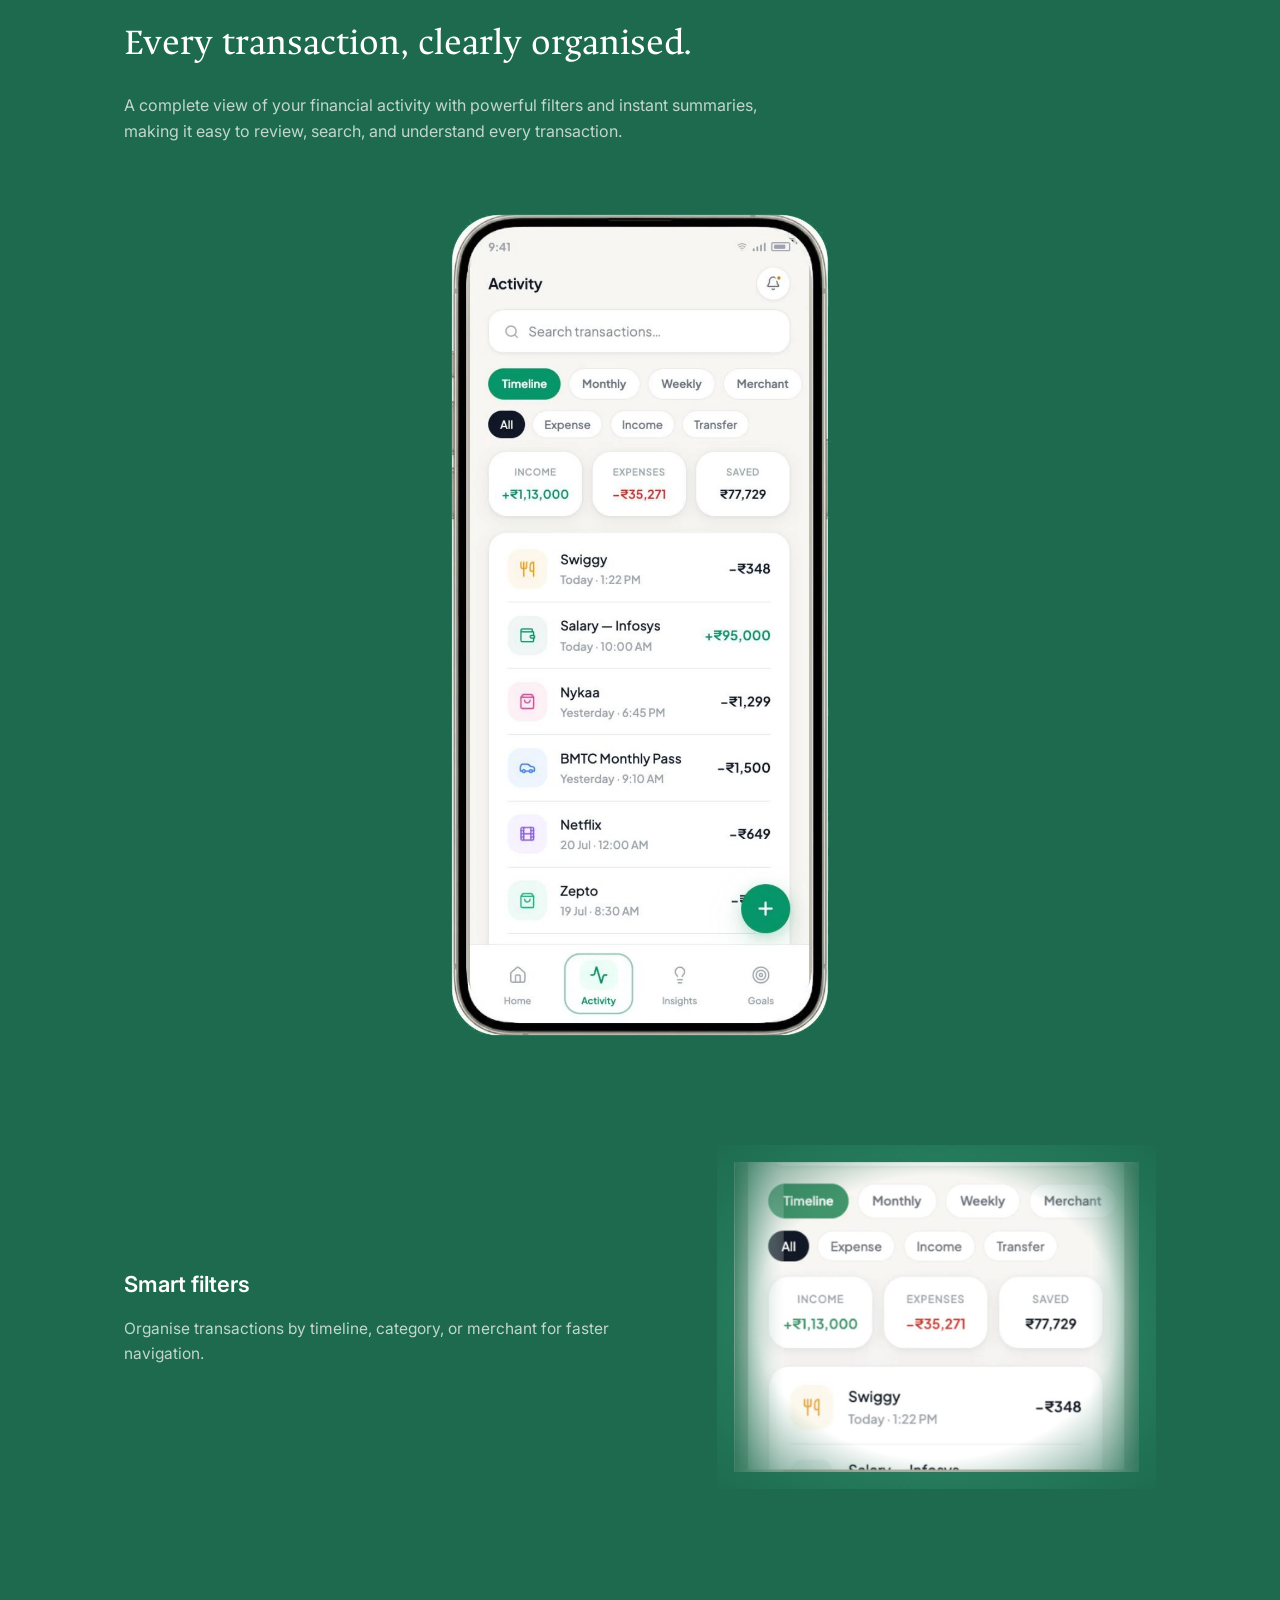
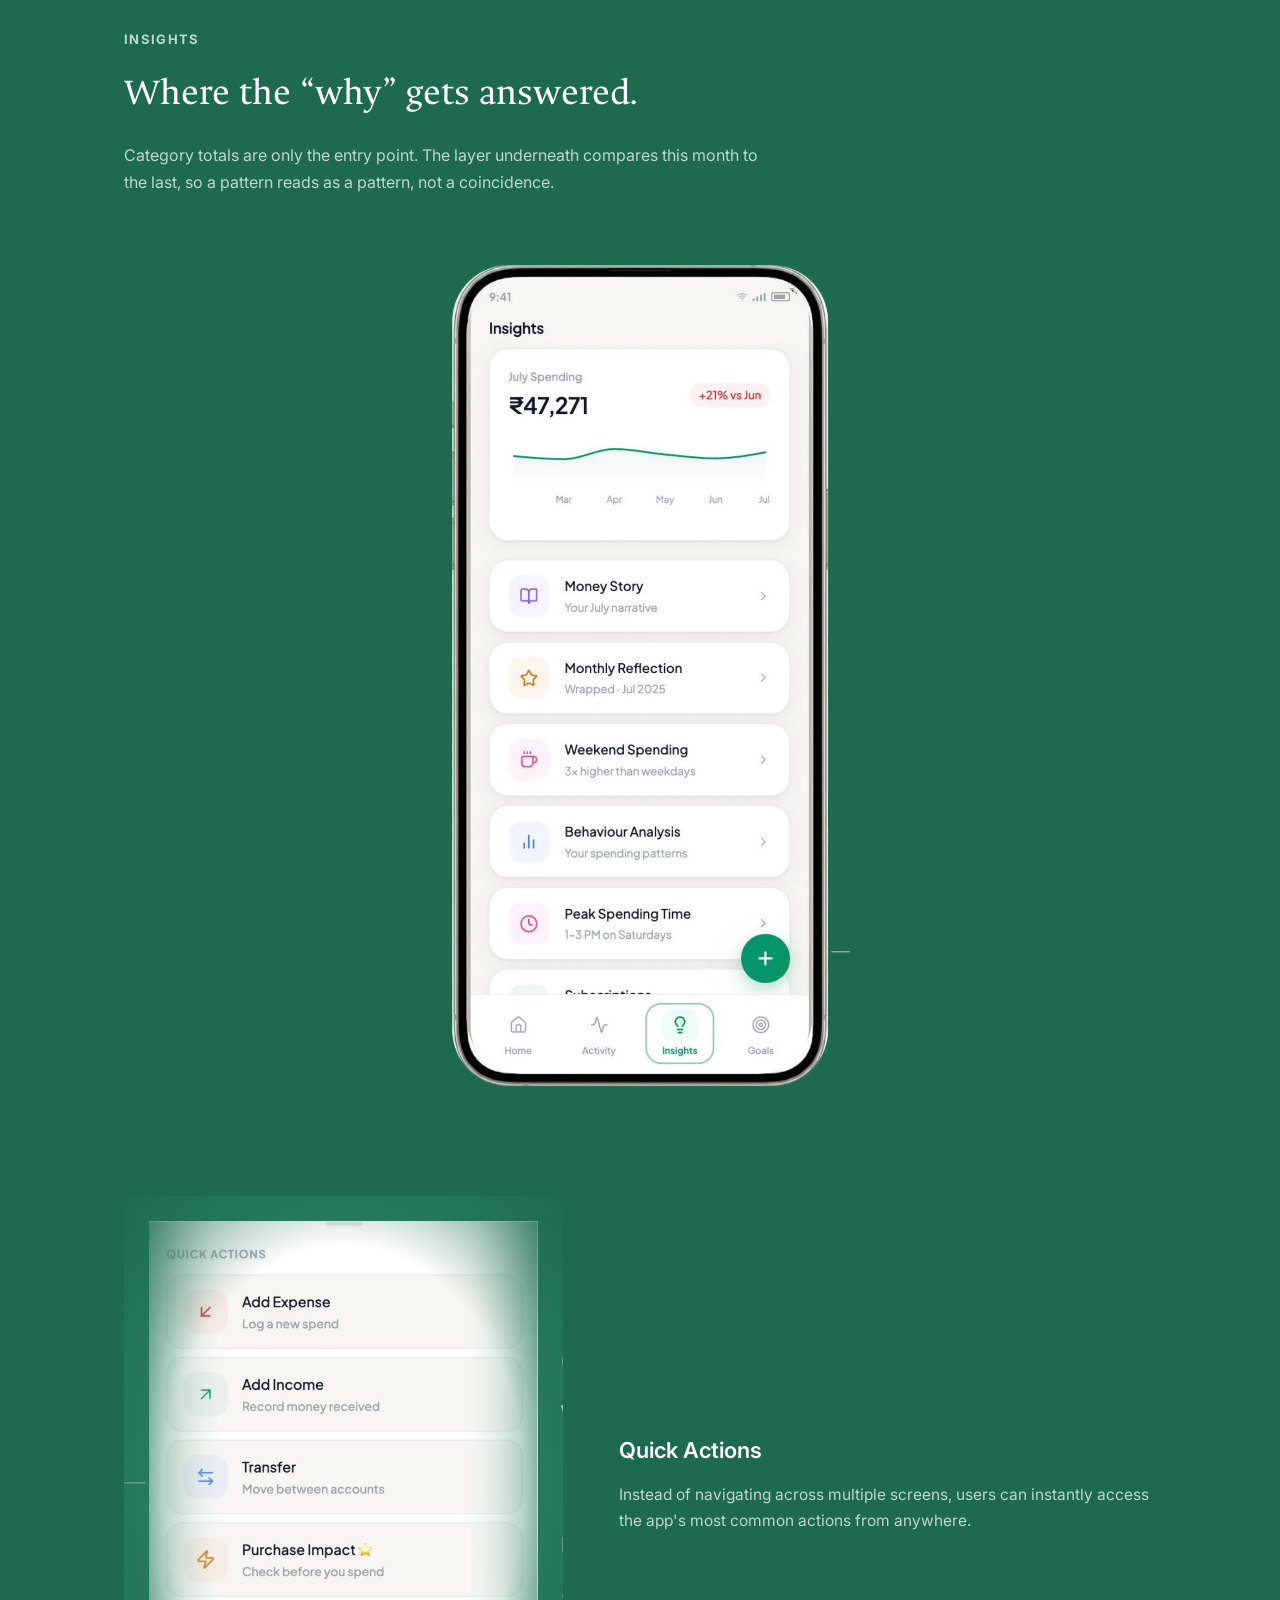
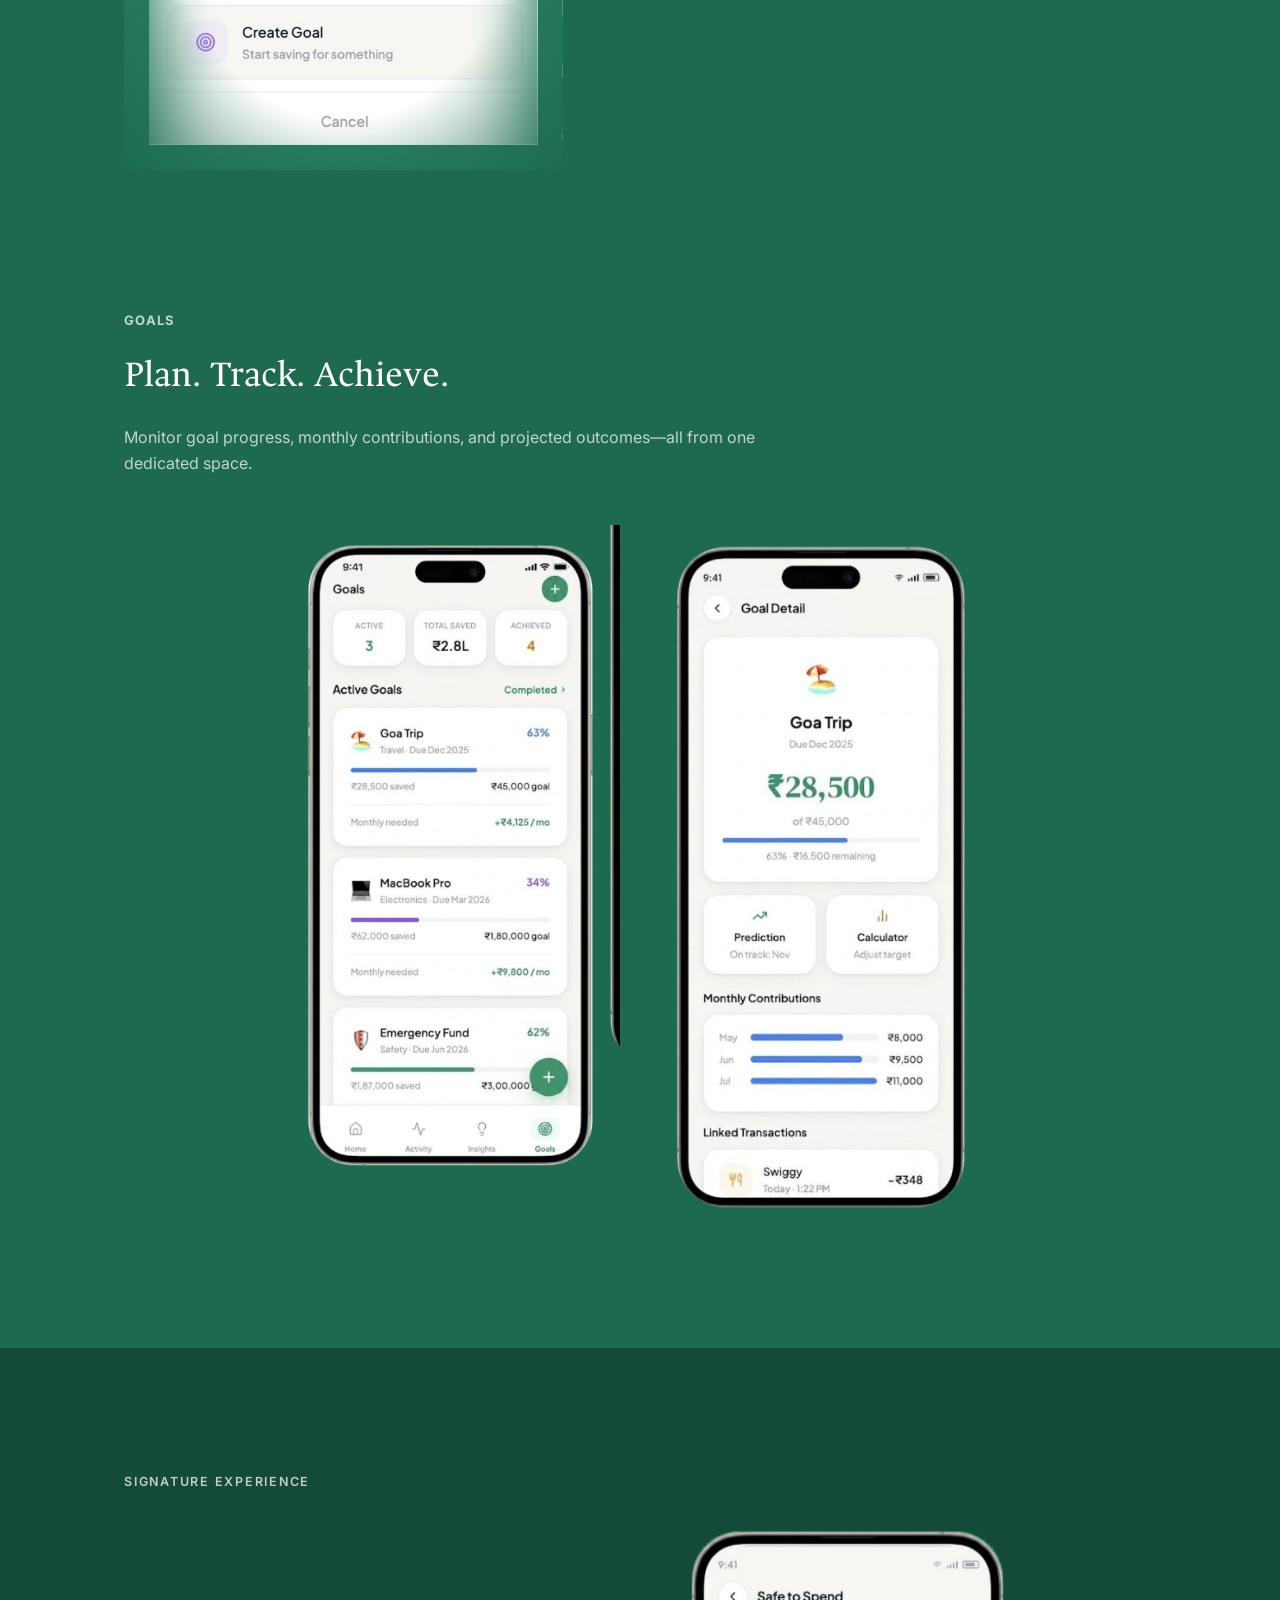
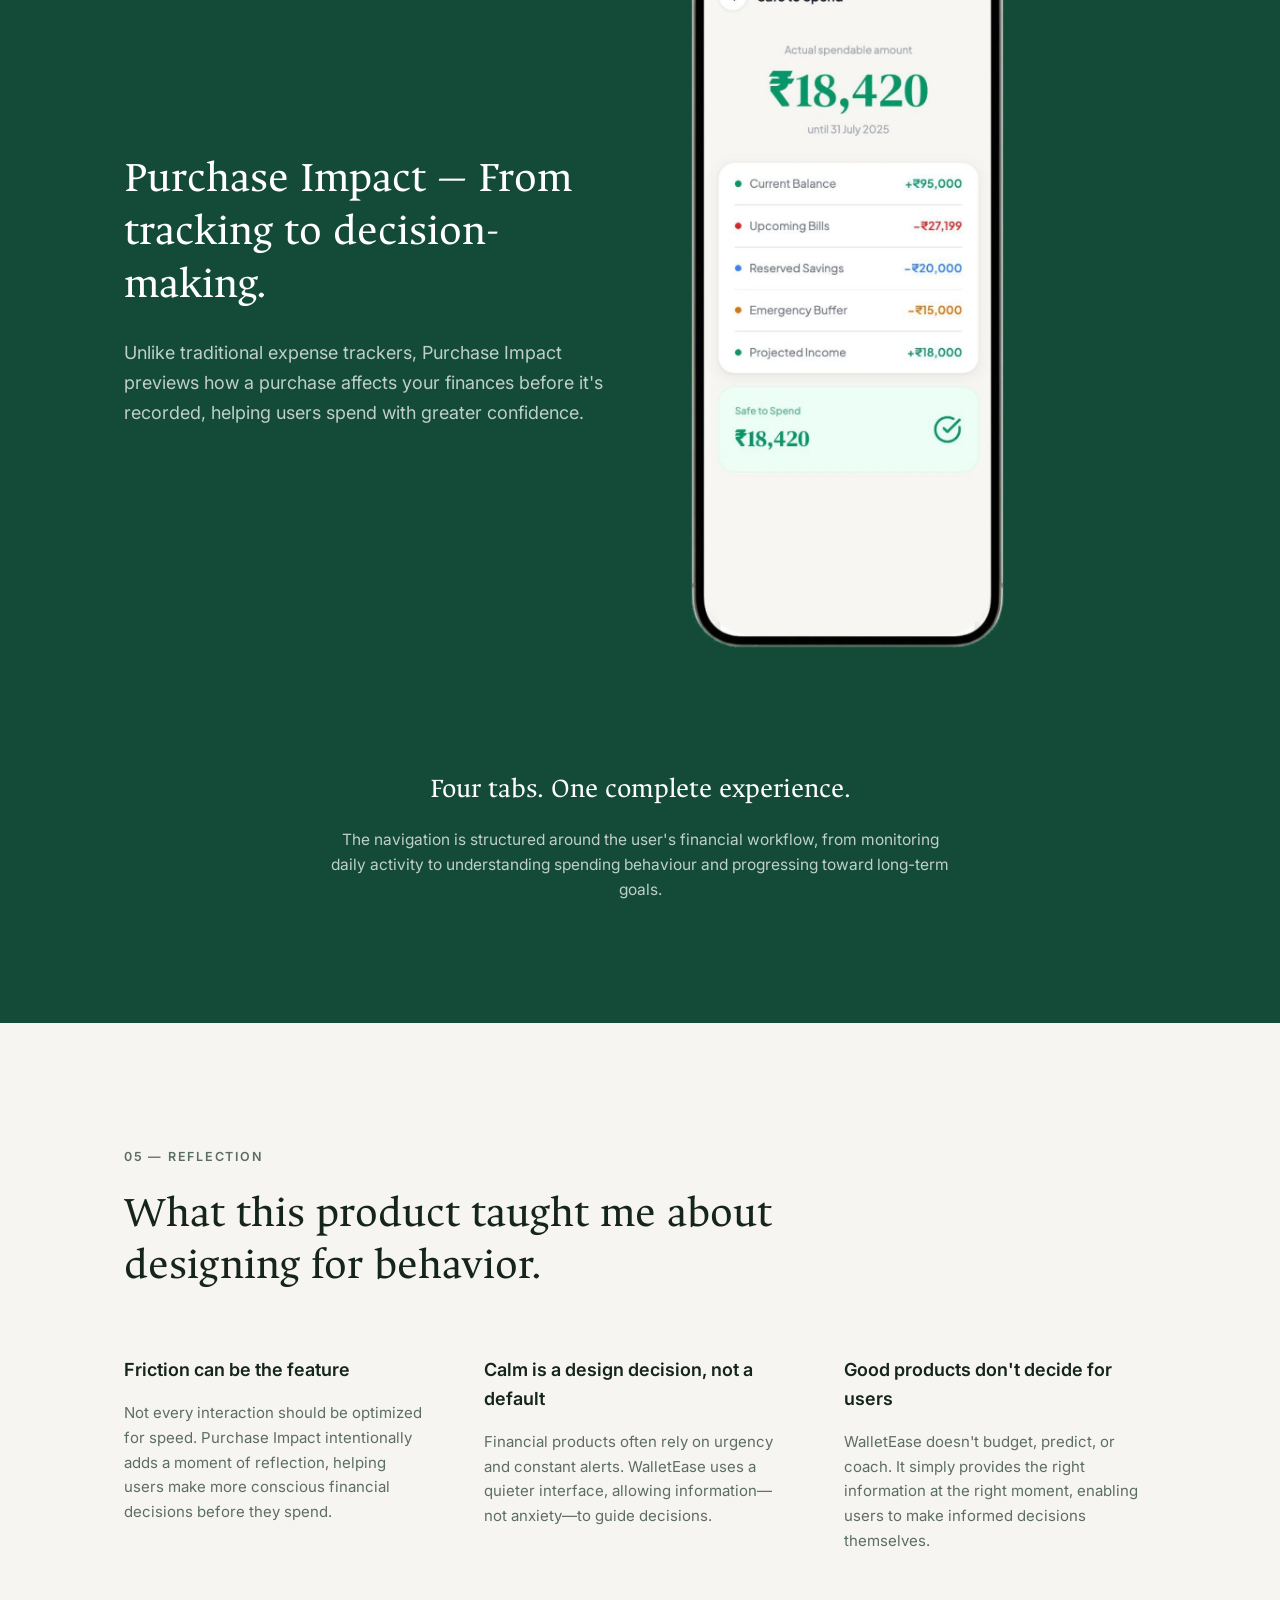
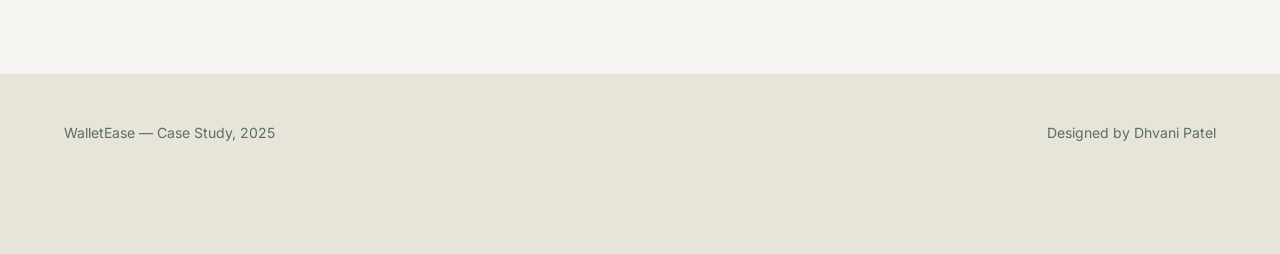
<file: walletease-case-study.html>
<!doctype html>
<html lang="en">
<head>
<meta charset="UTF-8">
<meta name="viewport" content="width=device-width, initial-scale=1.0">
<title>WalletEase: Case Study by Dhvani Patel</title>
<link rel="preconnect" href="https://fonts.googleapis.com">
<link rel="preconnect" href="https://fonts.gstatic.com" crossorigin>
<link href="https://fonts.googleapis.com/css2?family=Ancizar+Serif:ital@0;1&family=Inter:wght@400;500;600;700;800&display=swap" rel="stylesheet">
<style>
  :root{
    --green: #267F5F;
    --green-deep: #1D6A4E;
    --green-darker: #144A38;
    --cream: #F6F5F1;
    --ink: #16241E;
    --muted-on-cream: #5C6D65;
    --muted-on-green: rgba(240,245,242,0.78);
    --orange: #BD7D31;
    --line-on-green: rgba(240,245,242,0.18);
    --line-on-cream: rgba(22,36,30,0.12);
    --serif: 'Ancizar Serif', 'Times New Roman', serif;
    --sans: 'Inter', -apple-system, BlinkMacSystemFont, sans-serif;
    --container: 1160px;
    --gutter: clamp(24px, 5vw, 64px);
  }
  *{ box-sizing: border-box; margin: 0; padding: 0; }
  html{ scroll-behavior: smooth; }
  body{
    font-family: var(--sans);
    background: var(--cream);
    color: var(--ink);
    line-height: 1.6;
    -webkit-font-smoothing: antialiased;
  }
  img{ max-width: 100%; display: block; }
  .wrap{ max-width: var(--container); margin: 0 auto; padding: 0 var(--gutter); }
  @media (prefers-reduced-motion: reduce){
    *{ animation-duration: 0.001ms !important; transition-duration: 0.001ms !important; scroll-behavior: auto !important; }
  }

  /* ---------- topbar ---------- */
  .topbar{
    position: fixed; top: 0; left: 0; right: 0; z-index: 50;
    display: flex; align-items: center; justify-content: space-between;
    padding: 22px var(--gutter);
    font-size: 13px; letter-spacing: 0.03em;
    mix-blend-mode: difference;
    pointer-events: none;
  }
  .topbar a{ pointer-events: auto; text-decoration: none; color: #fff; opacity: 0.85; transition: opacity 0.2s; }
  .topbar a:hover{ opacity: 1; }
  .pill-btn{
    position: fixed; top: 64px; right: 20px; z-index: 1000;
    display: inline-flex; align-items: center; gap: 8px;
    padding: 13px 22px; border-radius: 100px;
    background: rgba(59, 0, 0, 0.6);
    backdrop-filter: blur(16px) saturate(160%);
    -webkit-backdrop-filter: blur(16px) saturate(160%);
    border: 1px solid rgba(240, 238, 231, 0.15);
    box-shadow: 0 10px 30px rgba(0, 0, 0, 0.35);
    color: #F0EEE7; font-family: var(--sans); font-size: 14px; font-weight: 600;
    letter-spacing: -0.2px; text-decoration: none; pointer-events: auto;
    transition: transform 0.25s ease, background 0.25s ease;
  }
  .pill-btn:hover{ transform: translateY(-2px); background: rgba(59, 0, 0, 0.8); }

  /* ---------- reveal animation ---------- */
  .reveal{ opacity: 0; transform: translateY(28px); transition: opacity 0.7s cubic-bezier(.16,1,.3,1), transform 0.7s cubic-bezier(.16,1,.3,1); }
  .reveal.is-visible{ opacity: 1; transform: translateY(0); }
  .reveal-group .reveal:nth-child(1){ transition-delay: 0s; }
  .reveal-group .reveal:nth-child(2){ transition-delay: 0.08s; }
  .reveal-group .reveal:nth-child(3){ transition-delay: 0.16s; }
  .reveal-group .reveal:nth-child(4){ transition-delay: 0.24s; }

  /* ---------- hero ---------- */
  .hero{
    padding: 140px var(--gutter) 0;
    background: linear-gradient(180deg, var(--green-darker) 0%, var(--green) 60%, var(--cream) 100%);
    color: #fff;
    overflow: hidden;
  }
  .hero-inner{
    max-width: var(--container); margin: 0 auto;
    display: grid; grid-template-columns: 1fr 1fr; gap: 32px; align-items: start;
  }
  .hero h1{ font-family: var(--serif); font-weight: 400; font-size: clamp(40px,5.4vw,72px); letter-spacing: -0.02em; margin-bottom: 28px; }
  .hero p.tagline{ font-family: var(--serif); font-size: clamp(18px,2vw,24px); line-height: 1.4; max-width: 460px; color: rgba(255,255,255,0.94); }
  .hero-img-col{ margin-top: -140px; } /* cancels .hero's 140px top padding so the phones bleed flush against the very top edge, instead of floating with a gap that read as an accidental crop */
  .hero img{ width: 100%; display: block; }
  /* The bottom-most phone is cropped mid-card by the source image's own canvas edge (~83% down).
     Now that the image background is transparent, that edge read as a hard cutoff against the
     page's gradient — fade it out instead so it dissolves into the hero's own gradient. */
  .hero-img-col img{
    -webkit-mask-image: linear-gradient(to bottom, #000 0%, #000 78%, transparent 90%);
            mask-image: linear-gradient(to bottom, #000 0%, #000 78%, transparent 90%);
  }
  @media (max-width: 900px){
    .hero-inner{ grid-template-columns: 1fr; }
    .hero-img-col{ margin-top: 40px; max-width: 340px; margin-left: auto; margin-right: auto; }
  }

  /* ---------- section basics ---------- */
  section{ position: relative; }
  .section-pad{ padding: 120px 0; }
  .eyebrow{
    display: inline-block; font-size: 12.5px; font-weight: 600; letter-spacing: 0.14em; text-transform: uppercase;
    color: var(--muted-on-cream); margin-bottom: 20px;
  }
  .on-green .eyebrow{ color: var(--muted-on-green); }
  h2{ font-family: var(--serif); font-weight: 400; font-size: clamp(28px,4vw,44px); line-height: 1.2; margin-bottom: 28px; max-width: 780px; }
  .lede{ font-size: 18px; line-height: 1.65; max-width: 720px; color: var(--muted-on-cream); }
  .on-green .lede{ color: var(--muted-on-green); }

  /* ---------- 01: opportunity columns ---------- */
  .cols3{ display: grid; grid-template-columns: repeat(3, 1fr); gap: 40px; margin-top: 64px; }
  .col-item{ padding-left: 24px; border-left: 1px solid var(--line-on-cream); }
  .col-item .num{ font-size: 13px; color: var(--muted-on-cream); margin-bottom: 14px; }
  .col-item h4{ font-size: 19px; font-weight: 600; margin-bottom: 10px; }
  .col-item p{ font-size: 15px; color: var(--muted-on-cream); line-height: 1.6; }

  .statement-bar{
    background: var(--green); color: #fff; padding: 90px var(--gutter);
  }
  .statement-bar p{
    font-family: var(--serif); font-size: clamp(22px,3.2vw,36px); line-height: 1.35; max-width: 900px; margin: 0 auto; text-align: left;
  }

  /* ---------- 02: four questions ---------- */
  .cols4{ display: grid; grid-template-columns: repeat(4, 1fr); gap: 32px; margin-top: 64px; }
  .q-item{ padding-top: 24px; border-top: 1px solid var(--line-on-cream); }
  .q-item .q{ font-family: var(--serif); font-style: italic; font-size: 16px; color: var(--muted-on-cream); margin-bottom: 18px; }
  .q-item h4{ font-size: 15px; font-weight: 700; letter-spacing: 0.08em; text-transform: uppercase; margin-bottom: 14px; }
  .q-item p{ font-size: 14.5px; color: var(--muted-on-cream); line-height: 1.6; }
  .q-item p strong{ color: var(--ink); }

  /* ---------- 03: visual language ---------- */
  .colors-row{ display: grid; grid-template-columns: repeat(4, 1fr); gap: 20px; margin-top: 56px; }
  .swatch{ aspect-ratio: 5/3.2; border-radius: 16px; display: flex; align-items: flex-start; padding: 18px 20px; font-size: 15px; font-weight: 600; box-shadow: 0 18px 30px rgba(0,0,0,0.15); }
  .type-row{ display: flex; gap: 24px; margin-top: 56px; flex-wrap: wrap; }
  .type-circle{
    width: 112px; height: 112px; border-radius: 50%; background: rgba(255,255,255,0.14);
    display: flex; flex-direction: column; align-items: center; justify-content: center; gap: 4px; color: #fff;
  }
  .type-circle .glyph{ font-size: 26px; font-weight: 600; }
  .type-circle .label{ font-size: 11px; color: var(--muted-on-green); text-align: center; padding: 0 6px; }

  /* ---------- 04: showcase blocks ---------- */
  .showcase-block{ margin-top: 140px; }
  .showcase-block:first-of-type{ margin-top: 80px; }
  .showcase-head{ max-width: 640px; margin-bottom: 48px; }
  .showcase-label{ font-size: 13px; font-weight: 700; letter-spacing: 0.1em; text-transform: uppercase; color: var(--muted-on-green); margin-bottom: 14px; }
  .showcase-head h3{ font-family: var(--serif); font-weight: 400; font-size: clamp(26px,3.4vw,38px); margin-bottom: 18px; }
  .showcase-head p{ color: var(--muted-on-green); font-size: 16px; line-height: 1.65; }
  .showcase-img{ border-radius: 16px; overflow: hidden; box-shadow: 0 30px 70px rgba(0,0,0,0.3); }
  .showcase-img img{ width: 100%; }
  .showcase-img.narrow{ max-width: 420px; margin: 0 auto; }
  /* These showcase images have their own transparent background (no card/photo edges),
     so the shared card framing (shadow, rounded corners, clipping) doesn't apply — they
     should sit directly on the section's own background instead of a second boxed-in one. */
  .showcase-img.no-frame{ border-radius: 0; overflow: visible; box-shadow: none; }
  /* activity-filters.jpg and quick-actions.jpg keep a soft built-in vignette (rather than a
     hard cutout) fading toward roughly the section green — extend that fade the rest of the
     way to fully transparent at the edges so no mismatched-green ring is left showing. */
  .showcase-img.vignette-fade{
    -webkit-mask-image: radial-gradient(ellipse 75% 75% at 50% 50%, #000 55%, transparent 100%);
            mask-image: radial-gradient(ellipse 75% 75% at 50% 50%, #000 55%, transparent 100%);
  }

  .side-callout{ display: grid; grid-template-columns: 1.1fr 0.9fr; gap: 56px; align-items: center; margin-top: 88px; }
  .side-callout.reverse{ grid-template-columns: 0.9fr 1.1fr; }
  .side-callout.reverse .side-callout-text{ order: 2; }
  .side-callout-text h4{ font-size: 22px; font-weight: 600; margin-bottom: 14px; }
  .side-callout-text p{ color: var(--muted-on-green); font-size: 15.5px; line-height: 1.65; }

  .goals-pair{ display: grid; grid-template-columns: 1fr 1fr; gap: 40px; max-width: 700px; margin: 0 auto; }

  /* ---------- signature experience ---------- */
  .signature-grid{ display: grid; grid-template-columns: 1fr 1fr; gap: 72px; align-items: center; }
  .signature-grid .safe-img{ max-width: 340px; }
  .signature-sub{ margin-top: 100px; text-align: center; max-width: 620px; margin-left: auto; margin-right: auto; }
  .signature-sub h4{ font-family: var(--serif); font-weight: 400; font-size: 28px; margin-bottom: 16px; }
  .signature-sub p{ color: var(--muted-on-green); font-size: 15.5px; }

  /* ---------- reflection + footer ---------- */
  .reflection-cols{ display: grid; grid-template-columns: repeat(3, 1fr); gap: 48px; margin-top: 64px; }
  .reflection-item{ padding-right: 12px; }
  .reflection-item h4{ font-size: 18px; font-weight: 600; margin-bottom: 16px; }
  .reflection-item p{ font-size: 15px; color: var(--muted-on-cream); line-height: 1.65; }

  .footer{
    background: #E7E4DA; padding: 48px var(--gutter) 110px;
    display: flex; align-items: center; justify-content: space-between; flex-wrap: wrap; gap: 16px;
    font-size: 14px; color: var(--muted-on-cream);
  }

  .next-btn{
    bottom: 28px; right: 28px; top: auto; padding: 16px 26px; font-size: 15px;
    opacity: 0; pointer-events: none; transform: translateY(14px);
    transition: opacity 0.35s ease, transform 0.35s ease, background 0.25s ease;
  }
  .next-btn.is-visible{ opacity: 1; pointer-events: auto; transform: translateY(0); }

  @media (max-width: 900px){
    .cols3{ grid-template-columns: 1fr; gap: 40px; }
    .cols4{ grid-template-columns: 1fr 1fr; gap: 40px; }
    .colors-row{ grid-template-columns: 1fr 1fr; }
    .side-callout, .side-callout.reverse{ grid-template-columns: 1fr; gap: 32px; }
    .side-callout.reverse .side-callout-text{ order: 0; }
    .signature-grid{ grid-template-columns: 1fr; gap: 40px; }
    .goals-pair{ grid-template-columns: 1fr; max-width: 320px; }
    .reflection-cols{ grid-template-columns: 1fr; gap: 40px; }
    /* The fixed back button and the topbar's project tag both anchor to
       the top-right corner — at this width the tag has nowhere left to
       go and sits directly under the button. Hiding it here matches
       the name still being visible at top-left. */
    .topbar .tag{ display: none; }
    .pill-btn.back-btn{ top: 20px; }
  }
</style>
</head>
<body>

<div class="topbar">
  <a href="#top">Dhvani Patel</a>
  <span class="tag" style="color:#fff;opacity:0.7;">WalletEase &middot; Case Study</span>
</div>
<a class="pill-btn back-btn" href="projects.html">&larr; Back to Projects</a>
<a class="pill-btn next-btn" id="nextProjectBtn" href="beadcraft-case-study.html">Next Project: BeadCraft &rarr;</a>

<div id="top"></div>

<!-- HERO -->
<header class="hero">
  <div class="hero-inner">
    <div>
      <h1 class="reveal is-visible">WalletEase</h1>
      <p class="tagline reveal is-visible" style="transition-delay:0.1s;">A behavioural finance companion designed to help young professionals understand the impact of everyday spending and make more confident financial decisions.</p>
    </div>
    <div class="hero-img-col reveal is-visible" style="transition-delay:0.2s;">
      <img src="walletease/hero.webp" alt="WalletEase app screens — Home, Goals and Insights">
    </div>
  </div>
</header>

<!-- 01 UNDERSTANDING THE OPPORTUNITY -->
<section class="section-pad">
  <div class="wrap">
    <span class="eyebrow reveal">01 &mdash; Understanding the Opportunity</span>
    <h2 class="reveal">Most finance apps help you reflect, not decide.</h2>
    <p class="lede reveal">They organize your finances after a transaction happens, but rarely support the decision before it does. The opportunity wasn't better tracking, it was helping users make more informed spending decisions in the moment.</p>

    <div class="cols3 reveal-group">
      <div class="col-item reveal">
        <div class="num">01</div>
        <h4>Tracking isn't guidance</h4>
        <p>Recording expenses doesn't influence the decisions that created them.</p>
      </div>
      <div class="col-item reveal">
        <div class="num">02</div>
        <h4>Data lacks context</h4>
        <p>Numbers reveal spending patterns, but not the behaviours behind them.</p>
      </div>
      <div class="col-item reveal">
        <div class="num">03</div>
        <h4>Goals feel disconnected</h4>
        <p>Long-term goals should be visible when everyday spending decisions are made.</p>
      </div>
    </div>
  </div>
</section>

<div class="statement-bar">
  <p class="reveal">The opportunity wasn't to build a better tracker, it was to bridge the gap between spending today and achieving tomorrow's goals.</p>
</div>

<!-- 02 PRODUCT STRATEGY -->
<section class="section-pad">
  <div class="wrap">
    <span class="eyebrow reveal">02 &mdash; Product Strategy</span>
    <h2 class="reveal">Four questions, not four features.</h2>
    <p class="lede reveal">Instead of one dashboard trying to answer everything at once, WalletEase is organized around the actual questions a person cycles through, in this order, on repeat, for as long as they use the product.</p>

    <div class="cols4 reveal-group">
      <div class="q-item reveal">
        <div class="q">&ldquo;How am I doing?&rdquo;</div>
        <h4>Home</h4>
        <p><strong>Overview.</strong> Understand your financial position at a glance with safe-to-spend, financial health, and key insights.</p>
      </div>
      <div class="q-item reveal">
        <div class="q">&ldquo;What happened?&rdquo;</div>
        <h4>Activity</h4>
        <p><strong>History.</strong> Review every transaction through searchable records, filters, and financial summaries.</p>
      </div>
      <div class="q-item reveal">
        <div class="q">&ldquo;Why did it happen?&rdquo;</div>
        <h4>Insights</h4>
        <p><strong>Understanding.</strong> Discover AI-powered patterns, trends, and reflections that explain your spending behaviour.</p>
      </div>
      <div class="q-item reveal">
        <div class="q">&ldquo;What am I working towards?&rdquo;</div>
        <h4>Goals</h4>
        <p><strong>Progress.</strong> Stay focused on your savings goals with live progress tracking and future projections.</p>
      </div>
    </div>
  </div>
</section>

<!-- 03 VISUAL LANGUAGE -->
<section class="section-pad on-green" style="background: linear-gradient(180deg, var(--green) 0%, var(--green-deep) 100%); color:#fff;">
  <div class="wrap">
    <span class="eyebrow reveal">03 &mdash; Visual Language</span>
    <h2 class="reveal">Designed to lower a pulse, not raise one.</h2>
    <p class="lede reveal">Every colour, spacing, and visual cue was chosen to reduce cognitive load and create a calm, focused financial experience.</p>

    <div class="reveal-group">
      <p class="reveal" style="font-size:13px; font-weight:700; letter-spacing:0.1em; text-transform:uppercase; color:var(--muted-on-green); margin-top:56px;">Colors</p>
      <div class="colors-row reveal-group">
        <div class="swatch reveal" style="background:#267F5F; color:#fff;">#267F5F</div>
        <div class="swatch reveal" style="background:#F6F5F1; color:#16241E;">#F6F5F1</div>
        <div class="swatch reveal" style="background:#BD7D31; color:#16241E;">#BD7D31</div>
        <div class="swatch reveal" style="background:#000000; color:#fff;">#000000</div>
      </div>
    </div>

    <div class="reveal-group">
      <p class="reveal" style="font-size:13px; font-weight:700; letter-spacing:0.1em; text-transform:uppercase; color:var(--muted-on-green); margin-top:64px;">Typography</p>
      <div class="type-row reveal-group">
        <div class="type-circle reveal"><span class="glyph">Aa</span><span class="label">Arial</span></div>
        <div class="type-circle reveal"><span class="glyph">Aa</span><span class="label">Inter</span></div>
        <div class="type-circle reveal"><span class="glyph" style="font-family:var(--serif);">123</span><span class="label">Ancizar serif</span></div>
      </div>
    </div>
  </div>
</section>

<!-- 04 PRODUCT SHOWCASE -->
<section class="section-pad on-green" style="background: var(--green-deep); color:#fff;">
  <div class="wrap">
    <span class="eyebrow reveal">04 &mdash; Product Showcase</span>

    <div class="showcase-block">
      <div class="showcase-head">
        <div class="showcase-label">Home</div>
        <h3 class="reveal">The state of things, in one glance.</h3>
        <p class="reveal">Designed to answer one simple question: &ldquo;How am I doing financially?&rdquo; Every card highlights what matters most, from safe-to-spend and financial health to spending insights and recommended actions.</p>
      </div>
      <div class="showcase-img no-frame reveal">
        <img src="walletease/home-showcase.webp" alt="WalletEase Home screen with annotated callouts">
      </div>
    </div>

    <div class="showcase-block">
      <div class="showcase-head">
        <div class="showcase-label">Activity</div>
        <h3 class="reveal">Every transaction, clearly organised.</h3>
        <p class="reveal">A complete view of your financial activity with powerful filters and instant summaries, making it easy to review, search, and understand every transaction.</p>
      </div>
      <div class="showcase-img no-frame narrow reveal">
        <img src="walletease/activity.webp" alt="WalletEase Activity screen">
      </div>
      <div class="side-callout">
        <div class="side-callout-text reveal">
          <h4>Smart filters</h4>
          <p>Organise transactions by timeline, category, or merchant for faster navigation.</p>
        </div>
        <div class="showcase-img no-frame vignette-fade reveal">
          <img src="walletease/activity-filters.jpg" alt="WalletEase transaction filters detail">
        </div>
      </div>
    </div>

    <div class="showcase-block">
      <div class="showcase-head">
        <div class="showcase-label">Insights</div>
        <h3 class="reveal">Where the &ldquo;why&rdquo; gets answered.</h3>
        <p class="reveal">Category totals are only the entry point. The layer underneath compares this month to the last, so a pattern reads as a pattern, not a coincidence.</p>
      </div>
      <div class="showcase-img no-frame narrow reveal">
        <img src="walletease/insights.webp" alt="WalletEase Insights screen">
      </div>
      <div class="side-callout reverse">
        <div class="side-callout-text reveal">
          <h4>Quick Actions</h4>
          <p>Instead of navigating across multiple screens, users can instantly access the app's most common actions from anywhere.</p>
        </div>
        <div class="showcase-img no-frame vignette-fade reveal">
          <img src="walletease/quick-actions.jpg" alt="WalletEase Quick Actions panel">
        </div>
      </div>
    </div>

    <div class="showcase-block">
      <div class="showcase-head">
        <div class="showcase-label">Goals</div>
        <h3 class="reveal">Plan. Track. Achieve.</h3>
        <p class="reveal">Monitor goal progress, monthly contributions, and projected outcomes&mdash;all from one dedicated space.</p>
      </div>
      <div class="goals-pair reveal-group">
        <div class="showcase-img no-frame reveal"><img src="walletease/goals-list.webp" alt="WalletEase Goals list"></div>
        <div class="showcase-img no-frame reveal"><img src="walletease/goal-detail.webp" alt="WalletEase Goal detail screen"></div>
      </div>
    </div>
  </div>
</section>

<!-- SIGNATURE EXPERIENCE -->
<section class="section-pad on-green" style="background: var(--green-darker); color:#fff;">
  <div class="wrap">
    <span class="eyebrow reveal">Signature Experience</span>
    <div class="signature-grid">
      <div>
        <h2 class="reveal">Purchase Impact &mdash; From tracking to decision-making.</h2>
        <p class="lede reveal">Unlike traditional expense trackers, Purchase Impact previews how a purchase affects your finances before it's recorded, helping users spend with greater confidence.</p>
      </div>
      <div class="showcase-img no-frame safe-img reveal">
        <img src="walletease/safe-to-spend.webp" alt="WalletEase Safe to Spend screen">
      </div>
    </div>

    <div class="signature-sub">
      <h4 class="reveal">Four tabs. One complete experience.</h4>
      <p class="reveal">The navigation is structured around the user's financial workflow, from monitoring daily activity to understanding spending behaviour and progressing toward long-term goals.</p>
    </div>
  </div>
</section>

<!-- 05 REFLECTION -->
<section class="section-pad">
  <div class="wrap">
    <span class="eyebrow reveal">05 &mdash; Reflection</span>
    <h2 class="reveal">What this product taught me about designing for behavior.</h2>

    <div class="reflection-cols reveal-group">
      <div class="reflection-item reveal">
        <h4>Friction can be the feature</h4>
        <p>Not every interaction should be optimized for speed. Purchase Impact intentionally adds a moment of reflection, helping users make more conscious financial decisions before they spend.</p>
      </div>
      <div class="reflection-item reveal">
        <h4>Calm is a design decision, not a default</h4>
        <p>Financial products often rely on urgency and constant alerts. WalletEase uses a quieter interface, allowing information&mdash;not anxiety&mdash;to guide decisions.</p>
      </div>
      <div class="reflection-item reveal">
        <h4>Good products don't decide for users</h4>
        <p>WalletEase doesn't budget, predict, or coach. It simply provides the right information at the right moment, enabling users to make informed decisions themselves.</p>
      </div>
    </div>
  </div>
</section>

<div class="footer">
  <span>WalletEase &mdash; Case Study, 2025</span>
  <span>Designed by Dhvani Patel</span>
</div>

<script>
(function(){
  var els = document.querySelectorAll('.reveal:not(.is-visible)');
  var observer = new IntersectionObserver(function(entries){
    entries.forEach(function(e){
      if(e.isIntersecting){
        e.target.classList.add('is-visible');
        observer.unobserve(e.target);
      }
    });
  }, { threshold: 0.15, rootMargin: '0px 0px -60px 0px' });
  els.forEach(function(el){ observer.observe(el); });

  // Reveal the "next project" button once the visitor nears the bottom.
  var nextBtn = document.getElementById('nextProjectBtn');
  function checkScroll(){
    var scrollEl = document.scrollingElement || document.documentElement;
    var nearBottom = (window.innerHeight + window.scrollY) >= (scrollEl.scrollHeight - 200);
    nextBtn.classList.toggle('is-visible', nearBottom);
  }
  window.addEventListener('scroll', checkScroll, { passive: true });
  checkScroll();
})();
</script>

</body>
</html>
</file>
